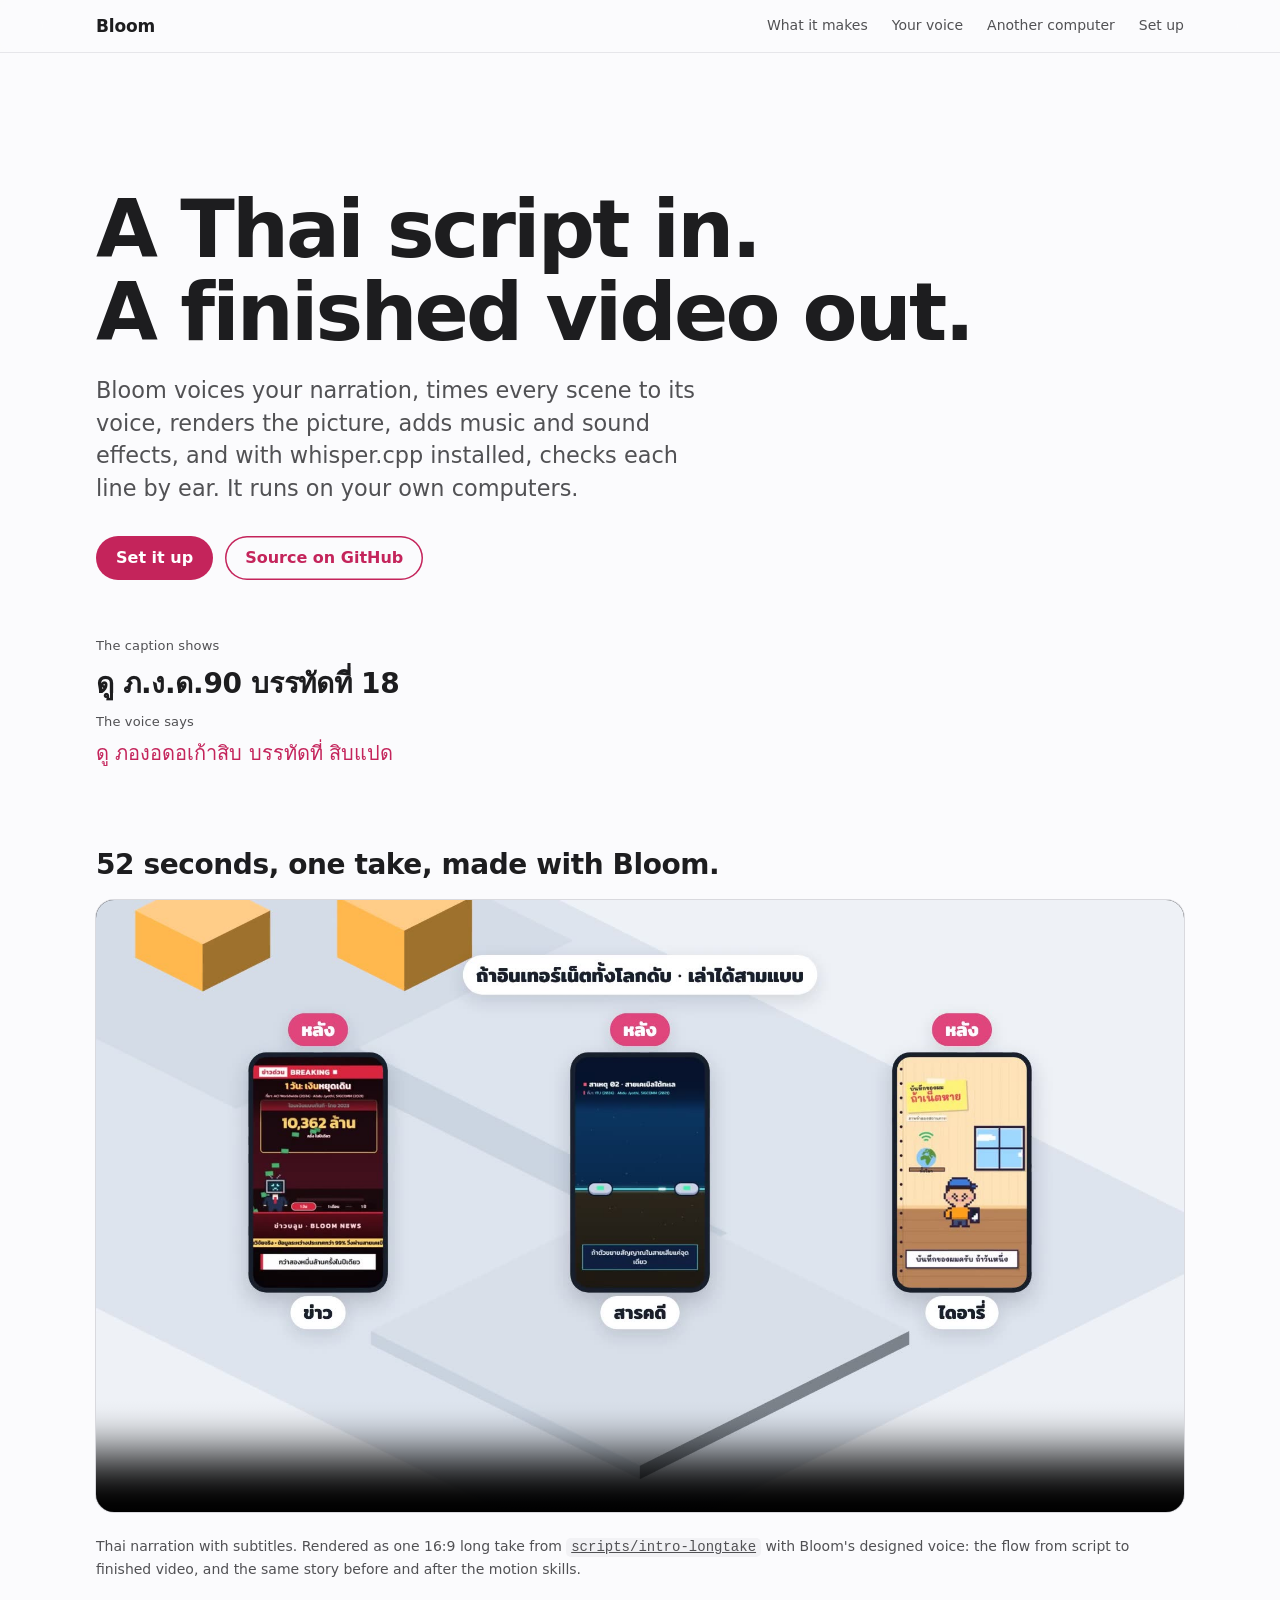
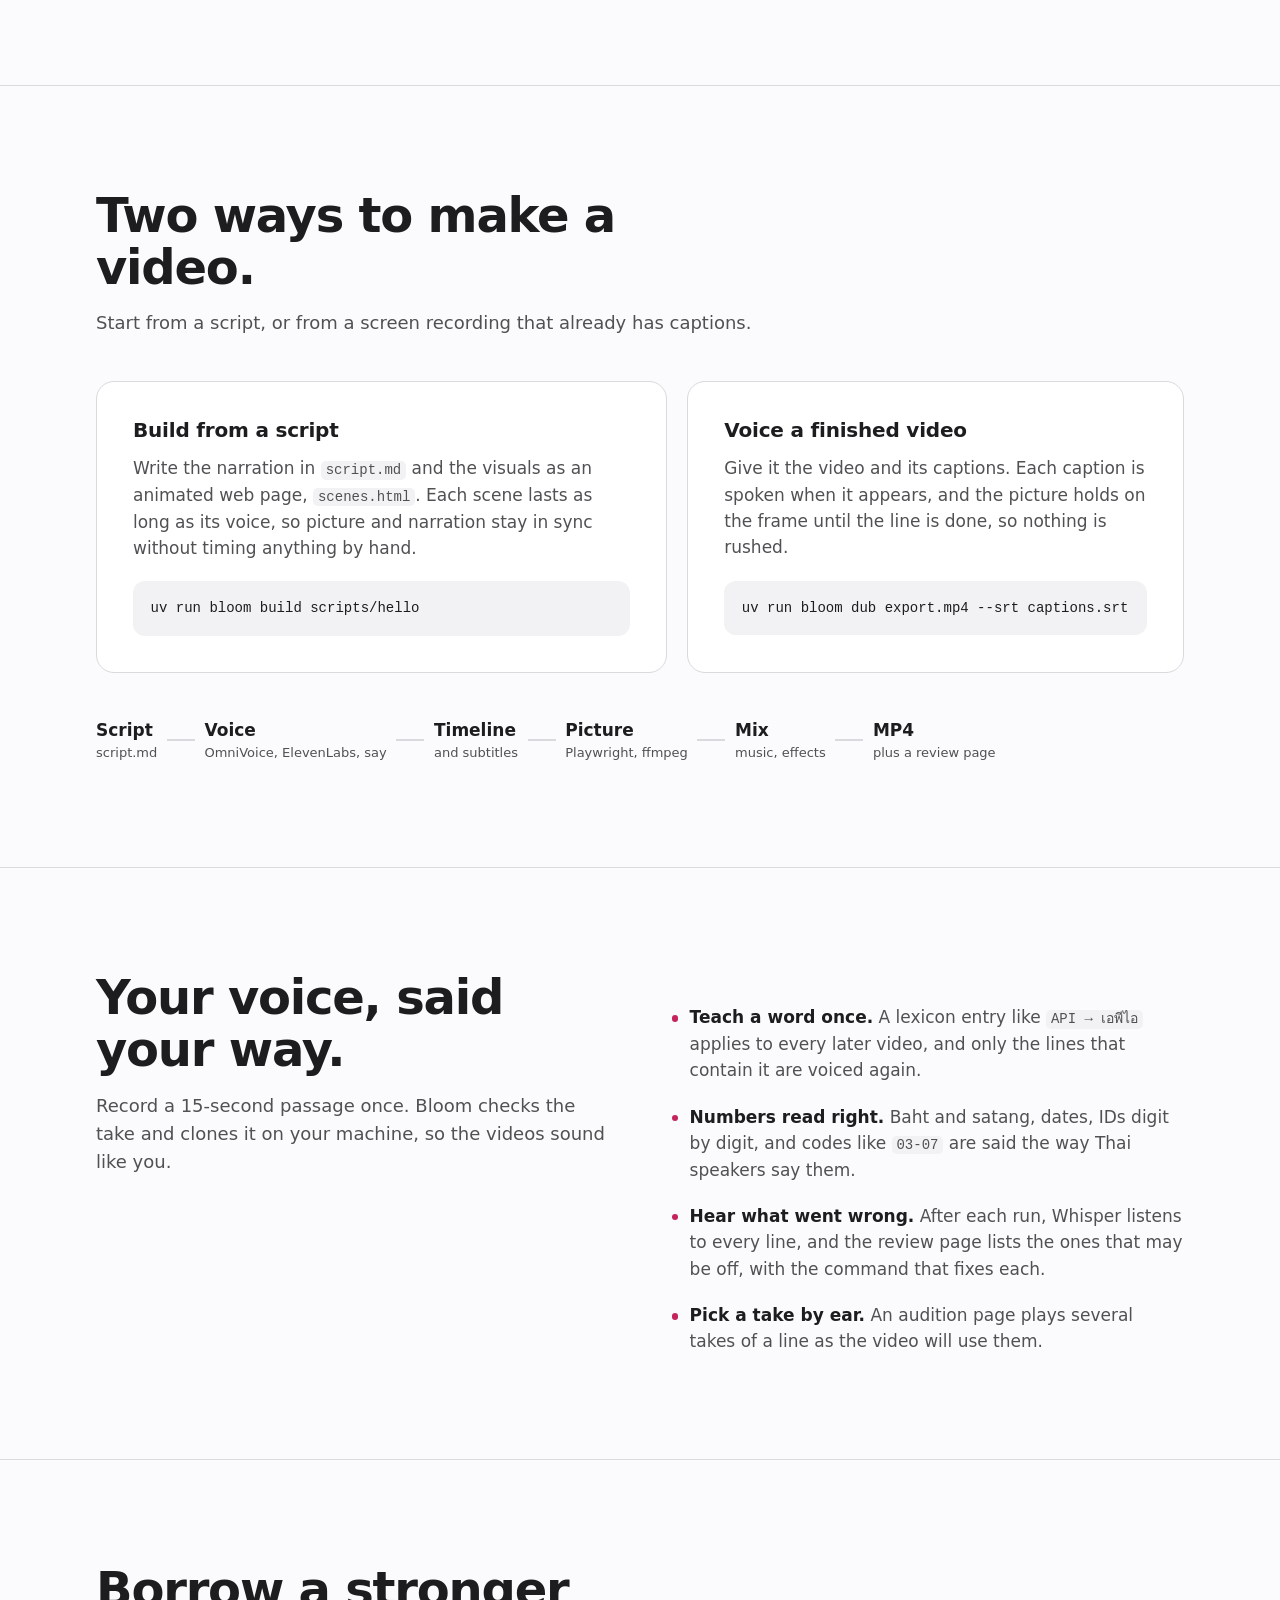
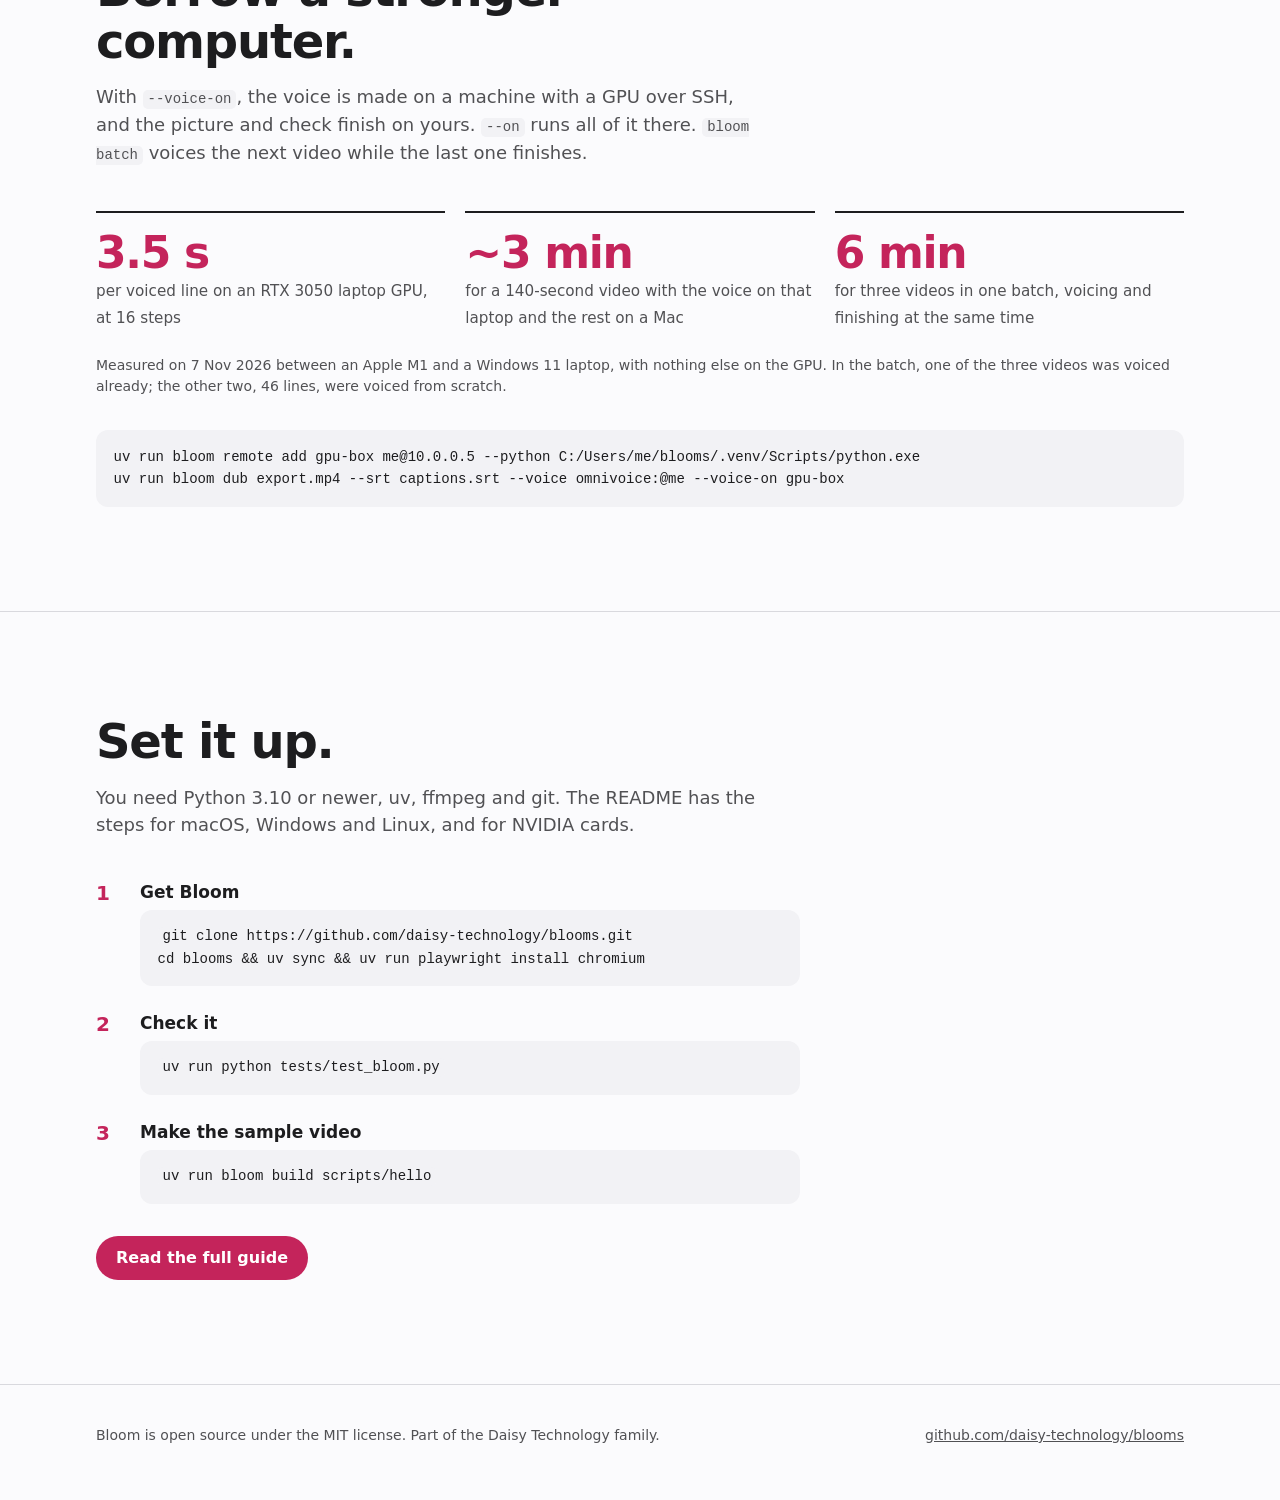
<file: docs/index.html>
<!doctype html>
<html lang="en">
<head>
<meta charset="utf-8">
<meta name="viewport" content="width=device-width, initial-scale=1">
<link rel="icon" href="media/bloom-icon.svg" type="image/svg+xml">
  <title>Bloom: Thai voiceover videos</title>
<meta name="description" content="Bloom turns a Thai voiceover script into a finished, animated video, and voices videos made elsewhere. Open source, MIT.">
<style>
  /* Design read: open-source tool page for Thai creators and developers, Apple-like calm product language.
     Dials ENERGY 2 / RHYTHM 2 / MOTION 1: press feedback only. One accent (rose), used for the actions and the
     measured numbers. Motif: the caption/voice pair, Bloom's own {shown|spoken} idea. */
  :root {
    --bg: #fbfbfd;
    --surface: #ffffff;
    --ink: #1d1d1f;
    --muted: #515154;
    --line: #d9d9de;
    --accent: #c4245b;
    --accent-ink: #ffffff;
    --code-bg: #f2f2f5;
    --nav: rgba(251, 251, 253, 0.72);
    --thai: "Thonburi", "Leelawadee UI", "Noto Sans Thai", "Sarabun", sans-serif;
  }
  @media (prefers-color-scheme: dark) {
    :root {
      --bg: #000000;
      --surface: #111113;
      --ink: #f5f5f7;
      --muted: #a1a1a6;
      --line: #2e2e33;
      --accent: #ff5c8a;
      --accent-ink: #1d0009;
      --code-bg: #17171a;
      --nav: rgba(0, 0, 0, 0.66);
    }
  }
  * { box-sizing: border-box; }
  html { scroll-behavior: smooth; scroll-padding-top: 4rem; }
  body {
    margin: 0;
    background: var(--bg);
    color: var(--ink);
    font: 1.0625rem/1.55 system-ui, -apple-system, "Segoe UI", var(--thai);
    -webkit-font-smoothing: antialiased;
  }
  [lang="th"] { font-family: system-ui, var(--thai); line-height: 1.7; }
  a { color: inherit; }
  :focus-visible { outline: 3px solid var(--accent); outline-offset: 3px; border-radius: 6px; }
  .skip { position: absolute; left: -999px; top: 0.5rem; background: var(--surface); padding: 0.5rem 1rem; border-radius: 8px; }
  .skip:focus { left: 1rem; z-index: 10; }
  .wrap { width: min(68rem, 100% - 2.5rem); margin-inline: auto; }

  /* translucent nav: content scrolls under it, a soft edge instead of a hard rule */
  nav {
    position: sticky; top: 0; z-index: 5;
    background: var(--nav);
    backdrop-filter: saturate(180%) blur(20px);
    -webkit-backdrop-filter: saturate(180%) blur(20px);
    box-shadow: 0 1px 0 color-mix(in srgb, var(--line) 60%, transparent);
  }
  nav .wrap { display: flex; align-items: center; gap: 1.5rem; height: 3.25rem; }
  .mark { font-weight: 650; letter-spacing: -0.01em; text-decoration: none; margin-right: auto; }
  nav a:not(.mark) { color: var(--muted); text-decoration: none; font-size: 0.875rem; }
  nav a:not(.mark):hover { color: var(--ink); }

  h1, h2, h3 { margin: 0; font-weight: 700; }
  h1 { font-size: clamp(2.6rem, 7vw, 5rem); line-height: 1.04; letter-spacing: -0.035em; }
  h2 { font-size: clamp(1.9rem, 4.2vw, 3rem); line-height: 1.08; letter-spacing: -0.025em; }
  h3 { font-size: 1.25rem; line-height: 1.25; letter-spacing: -0.01em; }
  p { margin: 0; }
  .lede { font-size: clamp(1.15rem, 2.2vw, 1.4rem); line-height: 1.45; color: var(--muted); max-width: 38rem; }

  .hero { padding: clamp(4rem, 12vw, 8.5rem) 0 clamp(3rem, 8vw, 5rem); }
  .hero .lede { margin-top: 1.25rem; }
  .actions { display: flex; flex-wrap: wrap; gap: 0.75rem; margin-top: 2rem; }
  .btn {
    display: inline-flex; align-items: center; min-height: 2.75rem; padding: 0 1.25rem;
    border-radius: 980px; font-size: 1rem; font-weight: 600; text-decoration: none;
    transition: transform 100ms ease-out, background-color 150ms ease;
  }
  .btn:active { transform: scale(0.97); }  /* feedback on press, not on release */
  .btn-primary { background: var(--accent); color: var(--accent-ink); }
  .btn-quiet { color: var(--accent); box-shadow: inset 0 0 0 1.5px var(--accent); }

  /* the motif: what the caption shows, over what the voice says */
  .pair { margin-top: 3.5rem; display: grid; gap: 0.25rem; max-width: 40rem; }
  .pair .shown { font-size: clamp(1.3rem, 3vw, 1.75rem); font-weight: 600; letter-spacing: -0.01em; }
  .pair .spoken { color: var(--accent); font-size: clamp(1.05rem, 2.2vw, 1.25rem); }
  .pair .label { font-size: 0.8125rem; color: var(--muted); letter-spacing: 0.01em; }

  section { padding: clamp(3.5rem, 9vw, 6.5rem) 0; }
  .film { padding-top: 0; }
  .film-title { font-size: clamp(1.4rem, 2.6vw, 1.75rem); letter-spacing: -0.015em; margin-bottom: 1.25rem; }
  .film video { display: block; width: 100%; height: auto; border-radius: 18px; background: #000; box-shadow: 0 0 0 1px var(--line); }
  section + section { border-top: 1px solid var(--line); }
  .head { max-width: 42rem; }
  .head p { margin-top: 1rem; color: var(--muted); font-size: 1.125rem; }

  .ways { display: grid; grid-template-columns: 1.15fr 1fr; gap: 1.25rem; margin-top: 2.75rem; }
  .ways > *, .split > *, .steps li > * { min-width: 0; }  /* a long command scrolls in its block, never widens the page */
  .way { background: var(--surface); border: 1px solid var(--line); border-radius: 18px; padding: clamp(1.5rem, 3vw, 2.25rem); }
  .way p { margin-top: 0.75rem; color: var(--muted); }
  .way pre { margin-top: 1.25rem; }

  pre, code { font-family: ui-monospace, "SF Mono", Menlo, Consolas, monospace; font-size: 0.875rem; }
  pre { margin: 0; background: var(--code-bg); border-radius: 12px; padding: 1rem 1.1rem; overflow-x: auto; line-height: 1.6; }
  p code, li code { background: var(--code-bg); padding: 0.1em 0.35em; border-radius: 5px; }

  .flow { list-style: none; margin: 2.75rem 0 0; padding: 0; display: flex; flex-wrap: wrap; gap: 0.5rem 0; }
  .flow li { display: flex; align-items: center; font-weight: 600; }
  .flow li + li::before { content: ""; width: 1.75rem; height: 1.5px; background: var(--line); margin: 0 0.6rem; }
  .flow small { display: block; font-weight: 400; color: var(--muted); font-size: 0.8125rem; }

  .split { display: grid; grid-template-columns: 1fr 1fr; gap: clamp(2rem, 5vw, 4rem); align-items: start; }
  .points { margin: 2rem 0 0; padding: 0; list-style: none; display: grid; gap: 1.25rem; }
  .points li { padding-left: 1.1rem; position: relative; color: var(--muted); }
  .points li strong { color: var(--ink); }
  .points li::before { content: ""; position: absolute; left: 0; top: 0.65em; width: 0.4rem; height: 0.4rem; border-radius: 50%; background: var(--accent); }

  .numbers { display: grid; grid-template-columns: repeat(3, 1fr); gap: 1.25rem; margin-top: 2.75rem; }
  .numbers div { border-top: 2px solid var(--ink); padding-top: 1rem; }
  .numbers b { display: block; font-size: clamp(2rem, 4.5vw, 2.75rem); letter-spacing: -0.03em; line-height: 1.1; color: var(--accent); }
  .numbers span { color: var(--muted); font-size: 0.95rem; }
  .note { margin-top: 1.5rem; font-size: 0.875rem; color: var(--muted); }

  .steps { counter-reset: s; list-style: none; margin: 2.5rem 0 0; padding: 0; display: grid; gap: 1.5rem; max-width: 44rem; }
  .steps li { counter-increment: s; display: grid; grid-template-columns: 2rem 1fr; gap: 0.25rem 0.75rem; }
  .steps li::before { content: counter(s); grid-row: span 2; font-weight: 700; color: var(--accent); font-size: 1.25rem; line-height: 1.4; }
  .steps p { color: var(--muted); }

  footer { padding: 2.5rem 0 3.5rem; color: var(--muted); font-size: 0.875rem; border-top: 1px solid var(--line); }
  footer .wrap { display: flex; flex-wrap: wrap; gap: 0.5rem 1.5rem; justify-content: space-between; }

  @media (max-width: 760px) {
    nav a.opt { display: none; }
    .ways, .split { grid-template-columns: 1fr; }
    .numbers { grid-template-columns: 1fr; }
    .flow { display: grid; grid-template-columns: 1fr 1fr; gap: 1rem; }  /* wrapped rows would start on a connector */
    .flow li { align-items: flex-start; }
    .flow li + li::before { content: none; }
  }
  @media (prefers-reduced-motion: reduce) {
    html { scroll-behavior: auto; }
    .btn, .btn:active { transition: none; transform: none; }
  }
  @media (prefers-reduced-transparency: reduce) {
    nav { background: var(--bg); backdrop-filter: none; -webkit-backdrop-filter: none; }
  }
  @media (prefers-contrast: more) {
    :root { --muted: var(--ink); --line: var(--ink); }
  }
</style>
</head>
<body>
<a class="skip" href="#main">Skip to content</a>
<nav aria-label="Main">
  <div class="wrap">
    <a class="mark" href="#top">Bloom</a>
    <a class="opt" href="#ways">What it makes</a>
    <a class="opt" href="#voice">Your voice</a>
    <a class="opt" href="#gpu">Another computer</a>
    <a href="#setup">Set up</a>
  </div>
</nav>

<main id="main">
  <header class="hero" id="top">
    <div class="wrap">
      <h1>A Thai script in.<br>A finished video out.</h1>
      <p class="lede">Bloom voices your narration, times every scene to its voice, renders the picture, adds music and sound effects, and with whisper.cpp installed, checks each line by ear. It runs on your own computers.</p>
      <div class="actions">
        <a class="btn btn-primary" href="#setup">Set it up</a>
        <a class="btn btn-quiet" href="https://github.com/daisy-technology/blooms">Source on GitHub</a>
      </div>
      <div class="pair" aria-label="Example: what the caption shows and what the voice says">
        <span class="label">The caption shows</span>
        <span class="shown" lang="th">ดู ภ.ง.ด.90 บรรทัดที่ 18</span>
        <span class="label">The voice says</span>
        <span class="spoken" lang="th">ดู ภองอดอเก้าสิบ บรรทัดที่ สิบแปด</span>
      </div>
    </div>
  </header>

  <section id="intro" class="film" aria-labelledby="intro-title">
    <div class="wrap">
      <h2 id="intro-title" class="film-title">52 seconds, one take, made with Bloom.</h2>
      <video controls playsinline preload="metadata" poster="media/bloom-intro.jpg" width="1920" height="1080">
        <source src="media/bloom-intro.mp4" type="video/mp4">
        <a href="media/bloom-intro.mp4">Download the intro (MP4, 4.4 MB)</a>
      </video>
      <p class="note">Thai narration with subtitles. Rendered as one 16:9 long take from <a href="https://github.com/daisy-technology/blooms/tree/main/scripts/intro-longtake"><code>scripts/intro-longtake</code></a> with Bloom's designed voice: the flow from script to finished video, and the same story before and after the motion skills.</p>
    </div>
  </section>

  <section id="ways">
    <div class="wrap">
      <div class="head">
        <h2>Two ways to make a video.</h2>
        <p>Start from a script, or from a screen recording that already has captions.</p>
      </div>
      <div class="ways">
        <article class="way">
          <h3>Build from a script</h3>
          <p>Write the narration in <code>script.md</code> and the visuals as an animated web page, <code>scenes.html</code>. Each scene lasts as long as its voice, so picture and narration stay in sync without timing anything by hand.</p>
          <pre><code>uv run bloom build scripts/hello</code></pre>
        </article>
        <article class="way">
          <h3>Voice a finished video</h3>
          <p>Give it the video and its captions. Each caption is spoken when it appears, and the picture holds on the frame until the line is done, so nothing is rushed.</p>
          <pre><code>uv run bloom dub export.mp4 --srt captions.srt</code></pre>
        </article>
      </div>
      <ol class="flow" aria-label="What happens in a build">
        <li><span>Script<small>script.md</small></span></li>
        <li><span>Voice<small>OmniVoice, ElevenLabs, say</small></span></li>
        <li><span>Timeline<small>and subtitles</small></span></li>
        <li><span>Picture<small>Playwright, ffmpeg</small></span></li>
        <li><span>Mix<small>music, effects</small></span></li>
        <li><span>MP4<small>plus a review page</small></span></li>
      </ol>
    </div>
  </section>

  <section id="voice">
    <div class="wrap split">
      <div class="head">
        <h2>Your voice, said your way.</h2>
        <p>Record a 15-second passage once. Bloom checks the take and clones it on your machine, so the videos sound like you.</p>
      </div>
      <ul class="points">
        <li><strong>Teach a word once.</strong> A lexicon entry like <code>API → เอพีไอ</code> applies to every later video, and only the lines that contain it are voiced again.</li>
        <li><strong>Numbers read right.</strong> Baht and satang, dates, IDs digit by digit, and codes like <code>03-07</code> are said the way Thai speakers say them.</li>
        <li><strong>Hear what went wrong.</strong> After each run, Whisper listens to every line, and the review page lists the ones that may be off, with the command that fixes each.</li>
        <li><strong>Pick a take by ear.</strong> An audition page plays several takes of a line as the video will use them.</li>
      </ul>
    </div>
  </section>

  <section id="gpu">
    <div class="wrap">
      <div class="head">
        <h2>Borrow a stronger computer.</h2>
        <p>With <code>--voice-on</code>, the voice is made on a machine with a GPU over SSH, and the picture and check finish on yours. <code>--on</code> runs all of it there. <code>bloom batch</code> voices the next video while the last one finishes.</p>
      </div>
      <div class="numbers">
        <div><b>3.5 s</b><span>per voiced line on an RTX 3050 laptop GPU, at 16 steps</span></div>
        <div><b>~3 min</b><span>for a 140-second video with the voice on that laptop and the rest on a Mac</span></div>
        <div><b>6 min</b><span>for three videos in one batch, voicing and finishing at the same time</span></div>
      </div>
      <p class="note">Measured on 7 Nov 2026 between an Apple M1 and a Windows 11 laptop, with nothing else on the GPU. In the batch, one of the three videos was voiced already; the other two, 46 lines, were voiced from scratch.</p>
      <pre style="margin-top:2rem"><code>uv run bloom remote add gpu-box me@10.0.0.5 --python C:/Users/me/blooms/.venv/Scripts/python.exe
uv run bloom dub export.mp4 --srt captions.srt --voice omnivoice:@me --voice-on gpu-box</code></pre>
    </div>
  </section>

  <section id="setup">
    <div class="wrap">
      <div class="head">
        <h2>Set it up.</h2>
        <p>You need Python 3.10 or newer, uv, ffmpeg and git. The README has the steps for macOS, Windows and Linux, and for NVIDIA cards.</p>
      </div>
      <ol class="steps">
        <li><strong>Get Bloom</strong><pre><code>git clone https://github.com/daisy-technology/blooms.git
cd blooms && uv sync && uv run playwright install chromium</code></pre></li>
        <li><strong>Check it</strong><pre><code>uv run python tests/test_bloom.py</code></pre></li>
        <li><strong>Make the sample video</strong><pre><code>uv run bloom build scripts/hello</code></pre></li>
      </ol>
      <div class="actions">
        <a class="btn btn-primary" href="https://github.com/daisy-technology/blooms#set-up">Read the full guide</a>
      </div>
    </div>
  </section>
</main>

<footer>
  <div class="wrap">
    <span>Bloom is open source under the MIT license. Part of the Daisy Technology family.</span>
    <a href="https://github.com/daisy-technology/blooms">github.com/daisy-technology/blooms</a>
  </div>
</footer>
</body>
</html>
</file>
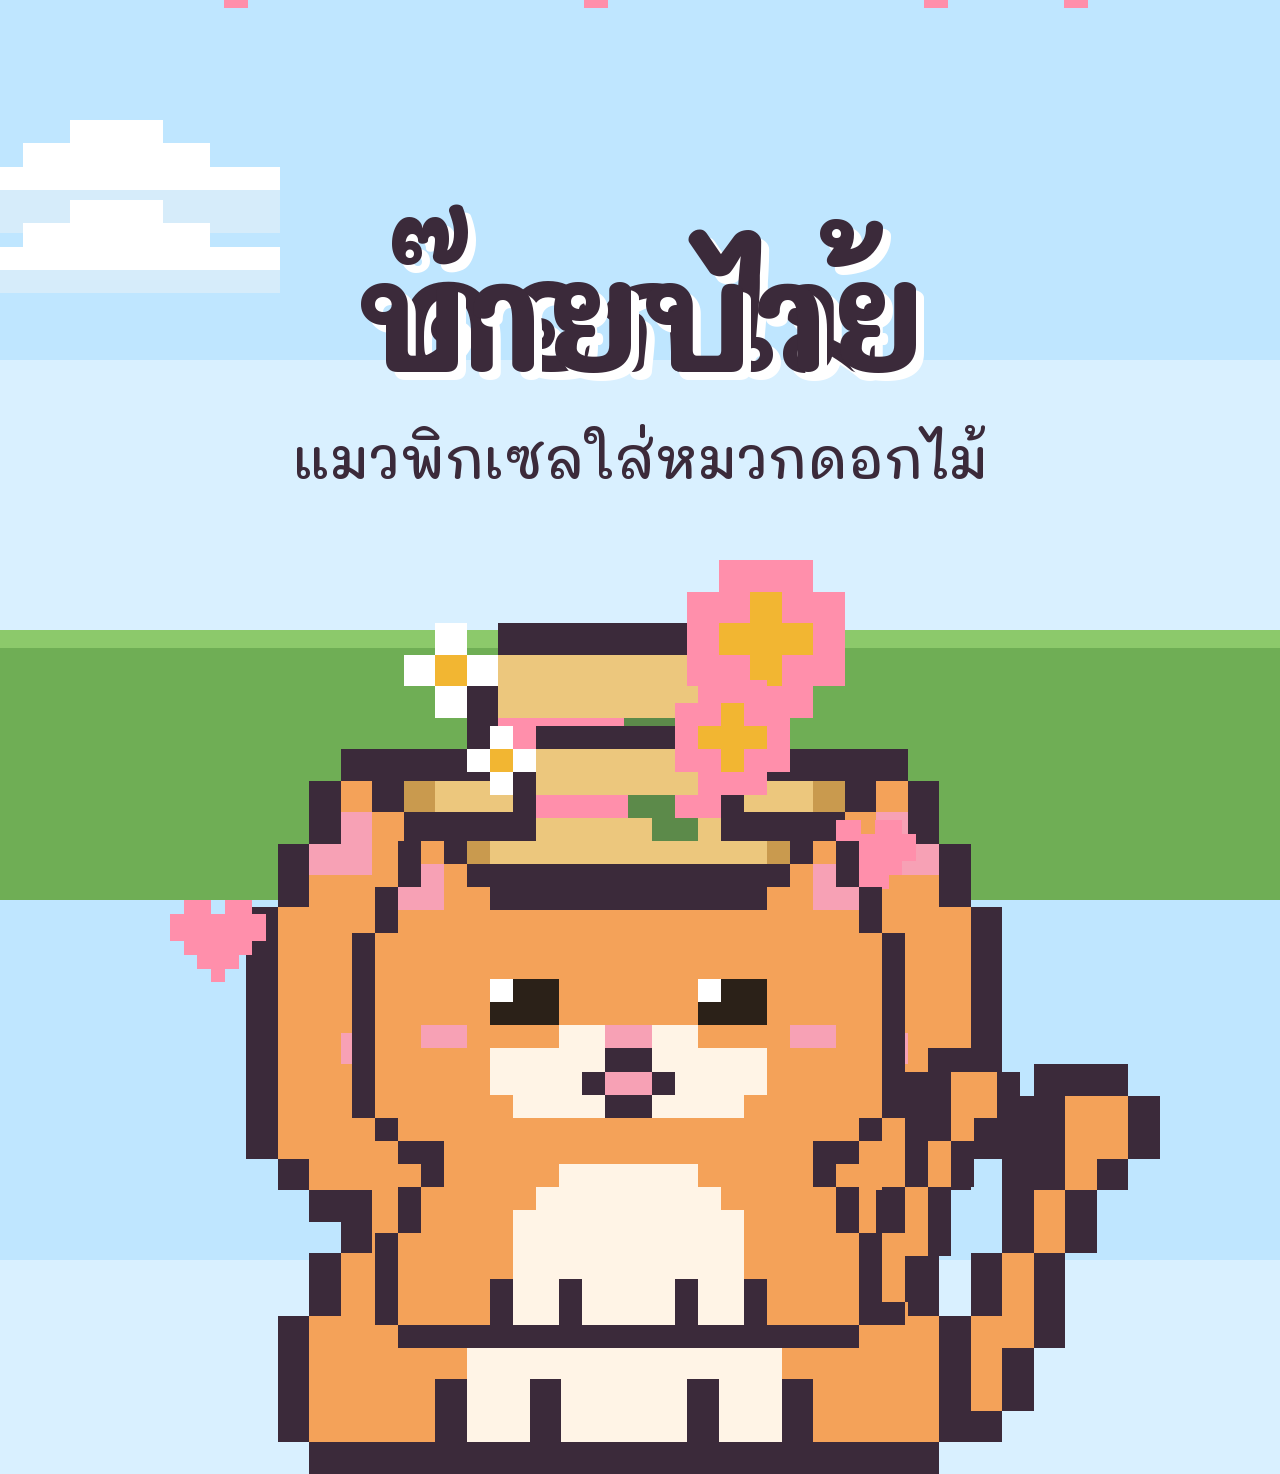
<file: scripts/flower-cat/scenes.html>
<!doctype html>
<html lang="th">
<head>
<meta charset="utf-8">
<style>
  /* Mali ships with the project (fonts/, OFL) so the render never falls back to another face. */
  @font-face { font-family: "Mali"; font-weight: 500; src: url(fonts/Mali-Medium.ttf); }
  @font-face { font-family: "Mali"; font-weight: 700; src: url(fonts/Mali-Bold.ttf); }

  :root { --ink: #3b2a3a; --sky: #bfe6ff; --sky2: #d9f0ff; --grass: #8cc96b; --grass2: #6fae55; --pink: #ff8fab; }
  html, body { margin: 0; width: 100%; height: 100%; overflow: hidden; color: var(--ink);
               font-family: "Mali", sans-serif; font-weight: 700;
               background: linear-gradient(var(--sky) 0 40%, var(--sky2) 40% 70%, var(--grass) 70% 72%, var(--grass2) 72%); }
  section { position: absolute; inset: 0; }
  svg { display: block; shape-rendering: crispEdges; overflow: visible; }

  h1 { position: absolute; top: 230px; left: 0; right: 0; margin: 0; text-align: center;
       font-size: 150px; line-height: 1.1; text-shadow: 8px 8px 0 #fff;
       animation: drop .6s steps(4) both .2s; }
  .tag { position: absolute; top: 420px; left: 0; right: 0; text-align: center; font-size: 56px; font-weight: 500;
         animation: drop .6s steps(4) both .5s; }

  /* the cat: an entry wrapper (carries the move and its sounds) around the looping sprite */
  .stage { position: absolute; left: 50%; width: 760px; margin-left: -380px; top: 680px;
           animation: pop .5s steps(5) both; transform-origin: 50% 100%; }
  .hat-close .stage { width: 1040px; margin-left: -520px; top: 560px; }
  .bob   { animation: bob 1s steps(1) infinite; }
  .daisy { animation: sway 1.4s steps(1) infinite; }
  .shut  { animation: blink 3.2s steps(1) infinite 1.1s; opacity: 0; }
  .talk  { animation: talk .32s steps(1) infinite; }
  .tailA { animation: wag .7s steps(1) infinite; }
  .tailB { animation: wag2 .7s steps(1) infinite; }

  .cloud { position: absolute; width: 280px; animation: drift 24s steps(48) infinite; }
  .petal { position: absolute; top: -40px; width: 24px; height: 24px; background: var(--pink);
           box-shadow: 24px 24px 0 var(--pink); animation: fall 6s steps(30) infinite; }
  .heart { position: absolute; width: 96px; animation: rise 2.4s steps(12) infinite; }

  #caption { position: absolute; left: 70px; right: 70px; bottom: 170px; padding: 30px 40px;
             background: #fff; border: 10px solid var(--ink); box-shadow: 12px 12px 0 #3b2a3a40;
             text-align: center; font-size: 58px; line-height: 1.45; }
  #caption:empty { display: none }

  @keyframes pop   { from { transform: scale(0) } }
  @keyframes drop  { from { opacity: 0; transform: translateY(-80px) } }
  @keyframes bob   { 50% { transform: translateY(-1px) } }       /* px here = one sprite pixel */
  @keyframes sway  { 50% { transform: translate(1px, -1px) } }
  @keyframes blink { 0% { opacity: 0 } 94% { opacity: 1 } }
  @keyframes talk  { 0% { opacity: 1 } 50% { opacity: 0 } }
  @keyframes wag   { 0% { opacity: 1 } 50% { opacity: 0 } }
  @keyframes wag2  { 0% { opacity: 0 } 50% { opacity: 1 } }
  @keyframes drift { from { transform: translateX(-320px) } to { transform: translateX(1400px) } }
  @keyframes fall  { to { transform: translate(-120px, 2000px) } }
  @keyframes rise  { from { opacity: 1; transform: translateY(0) } to { opacity: 0; transform: translateY(-360px) } }

  /* ---- Bloom impact kit: paste into the page's <style>, after the .stage rule so it wins. ----
     Every move LANDS at --at: seconds from the scene start (default .6s), set inline: style="--at: 1.2s".
     It may use the scene's length: style="--at: calc(var(--scene-dur) - 1.4s)".
     Pair each landing with its sound on the same element: data-sfx="hit@end" (slam, stamp),
     "zip@.18 thud@.86" (jump), "riser sparkle@end" (charge). Only the element's FIRST animation
     times its sounds, which is why each move lists its landing animation first.
     Seek-safe: no timers, no randomness; the renderer sets every frame's time. */

  /* slam: falls in stretched, squashes flat on contact, springs back. On the character's .stage. */
  .slam { animation: slam-fall .38s cubic-bezier(.55, 0, 1, .45) calc(var(--at, .6s) - .38s) both,
                     squash-settle .55s linear var(--at, .6s) forwards; transform-origin: 50% 100%; }
  @keyframes slam-fall { from { transform: translateY(-1500px) scale(.82, 1.3) } to { transform: translateY(0) scale(1.28, .7) } }
  @keyframes squash-settle {
    0%   { transform: scale(1.28, .7);  animation-timing-function: cubic-bezier(.2, .8, .4, 1) }
    30%  { transform: scale(.88, 1.14); animation-timing-function: ease-in-out }
    55%  { transform: scale(1.06, .95); animation-timing-function: ease-in-out }
    78%  { transform: scale(.98, 1.02) }
    100% { transform: none }
  }

  /* jump: crouch (anticipation), stretch on take-off, hang, stretch on the fall, squash on landing.
     Lands at --at; takes off .3s into the move. Sound: data-sfx="zip@.18 thud@.86" with --at = start + .86s. */
  .jump { animation: jump 1s linear calc(var(--at, 1s) - .86s) both; transform-origin: 50% 100%; }
  @keyframes jump {
    0%   { transform: none;                                 animation-timing-function: ease-out }
    18%  { transform: scale(1.2, .8);                       animation-timing-function: cubic-bezier(.3, 0, .2, 1) }
    30%  { transform: translateY(-200px) scale(.84, 1.22);  animation-timing-function: cubic-bezier(.2, .6, .4, 1) }
    52%  { transform: translateY(-330px) scale(1, 1);       animation-timing-function: cubic-bezier(.6, 0, .9, .5) }
    86%  { transform: translateY(0) scale(.88, 1.16);       animation-timing-function: ease-out }
    92%  { transform: scale(1.22, .78);                     animation-timing-function: ease-in-out }
    100% { transform: none }
  }

  /* charge: shivers and gathers for --len (default .8s), then releases big at --at.
     Sound: data-sfx="riser sparkle@end" (the riser spans the charge and stops on the release). */
  .charge { animation: charge var(--len, .8s) linear calc(var(--at, .9s) - var(--len, .8s)) both,
                       release .45s ease-out var(--at, .9s) forwards; transform-origin: 50% 100%; }
  @keyframes charge {
    0%   { transform: none }
    25%  { transform: translateX(-4px) scale(.97, 1.03) }
    50%  { transform: translateX(5px) scale(.95, 1.05) }
    75%  { transform: translateX(-6px) scale(.93, 1.07) }
    100% { transform: translateX(0) scale(.92, 1.08) }
  }
  @keyframes release { 0% { transform: scale(1.16, .88) } 35% { transform: scale(.95, 1.05) } 65% { transform: scale(1.03, .98) } 100% { transform: none } }

  /* stamp: a headline comes down big and lands at --at with a small overshoot. Sound: data-sfx="hit@end" or "pop@end". */
  .stamp { animation: stamp-in .28s cubic-bezier(.6, 0, 1, .6) calc(var(--at, .6s) - .28s) both,
                      stamp-settle .4s ease-out var(--at, .6s) forwards; }
  @keyframes stamp-in { from { opacity: 0; transform: scale(2.8) rotate(-8deg) } to { opacity: 1; transform: scale(.9) rotate(0) } }
  @keyframes stamp-settle { 0% { transform: scale(.9) } 45% { transform: scale(1.06) } 100% { transform: none } }

  /* shake: the camera takes the hit, decaying in under half a second. On the <section> (captions sit outside it and stay still). */
  .shake { animation: shake .42s linear var(--at, .6s) both; }
  @keyframes shake {
    0% { transform: none } 8% { transform: translate(-26px, 16px) } 20% { transform: translate(22px, -18px) }
    34% { transform: translate(-16px, 10px) } 48% { transform: translate(12px, -8px) } 64% { transform: translate(-6px, 5px) }
    80% { transform: translate(3px, -2px) } 100% { transform: none }
  }

  /* flash: two or three white frames on the hit. <i class="flash" style="--at: 1s"></i>, last in the section. */
  .flash { position: absolute; inset: 0; background: #fff; opacity: 0; pointer-events: none;
           animation: flash .2s steps(3) var(--at, .6s) forwards; }
  @keyframes flash { from { opacity: .6 } to { opacity: 0 } }

  /* burst: pixel debris flying out of the impact point. <div class="burst" style="--at: 1s; --x: 540px; --y: 1500px; --c: #ff8fab"
     data-n="10" data-r="260"></div>; the page script fills it (see fillBursts in the template). */
  .burst { position: absolute; left: var(--x, 50%); top: var(--y, 50%); width: 0; height: 0; }
  .burst i { position: absolute; left: -16px; top: -16px; width: 32px; height: 32px; background: var(--c, #fff); opacity: 0;
             animation: burst .6s cubic-bezier(.15, .8, .3, 1) var(--at, .6s) forwards; }
  @keyframes burst { 0% { opacity: 1; translate: 0 0; scale: 1 } 60% { opacity: 1 } 100% { opacity: 0; translate: var(--dx) var(--dy); scale: .4 } }

  /* The mouth follows the voice: Bloom sets html[data-mouth] on every frame (0 shut, 1 half, 2 open).
     Without it (peek.py, a plain browser) .talk keeps looping. Draw a .talk-half layer for the in-between. */
  html[data-mouth] .talk { animation: none; opacity: 0 }
  .talk-half { opacity: 0 }
  html[data-mouth="2"] .talk, html[data-mouth="1"] .talk-half { opacity: 1 }

  /* Breathing with the words: the sprite swells a few percent on loud syllables (--voice, 0..1). */
  .voice-pulse { transform-origin: 50% 100%; transform: scale(calc(1 + var(--voice, 0) * .03), calc(1 + var(--voice, 0) * .05)); }

  /* Faces: data-face="wow joy" on the .stage lets those face layers show, each in its own window:
     --wow-at / --wow-end, --joy-at / --joy-end (seconds from the scene start; default the whole scene).
     Draw each face as overlay layers with class "face face-joy" etc., painted after the eyes and mouth. */
  .face { display: none }
  [data-face~="joy"] .face-joy, [data-face~="wow"] .face-wow, [data-face~="sad"] .face-sad { display: inline; opacity: 0 }
  [data-face~="joy"] .face-joy { animation: face-on 1ms linear var(--joy-at, 0s) forwards, face-off 1ms linear var(--joy-end, 999s) forwards }
  [data-face~="wow"] .face-wow { animation: face-on 1ms linear var(--wow-at, 0s) forwards, face-off 1ms linear var(--wow-end, 999s) forwards }
  [data-face~="sad"] .face-sad { animation: face-on 1ms linear var(--sad-at, 0s) forwards, face-off 1ms linear var(--sad-end, 999s) forwards }
  @keyframes face-on { to { opacity: 1 } }
  @keyframes face-off { from, to { opacity: 0 } }
</style>
</head>
<body>
  <!-- The big moves sit in the gaps of the voice (it starts .35 s into each scene): the slam lands
       before her first word, the title lands on "ดอกไม้", the hat's reveal on the phrase break,
       the jump after her laugh, the closing sting on the last card. -->
  <section data-scene="hello" class="shake" style="--at: .3s">
    <svg class="cloud" style="top:140px" data-sprite="cloud"></svg>
    <h1 class="stamp" style="--at: 1.7s">ดอกไม้</h1>
    <div class="tag" style="animation-delay: 2s">แมวพิกเซลใส่หมวกดอกไม้</div>
    <div class="burst" style="--at: .3s; --x: 540px; --y: 1330px; --c: var(--pink)" data-n="10" data-r="420" data-up></div>
    <div class="burst" style="--at: .3s; --x: 540px; --y: 1330px; --c: #f2b632" data-n="8" data-r="280" data-up></div>
    <div class="stage slam" style="--at: .3s; --joy-at: .3s; --joy-end: 1.5s" data-face="joy" data-sfx="hit@end">
      <svg class="voice-pulse" data-sprite="cat" data-character="cat"></svg></div>
  </section>

  <section data-scene="hat" class="hat-close">
    <svg class="cloud" style="top:120px; animation-delay:-9s" data-sprite="cloud"></svg>
    <i class="petal" style="left:200px"></i>
    <i class="petal" style="left:560px; animation-delay:-2s"></i>
    <i class="petal" style="left:900px; animation-delay:-4s"></i>
    <i class="petal" style="left:1040px; animation-delay:-1s"></i>
    <div class="burst" style="--at: 1.05s; --x: 560px; --y: 640px; --c: #f2b632" data-n="12" data-r="460"></div>
    <div class="stage charge" style="--len: .75s; --at: 1.05s; --wow-at: .3s; --wow-end: 1.05s; --joy-at: 1.05s; --joy-end: 2.6s"
         data-face="wow joy" data-sfx="riser sparkle@end">
      <svg class="voice-pulse" data-sprite="cat" data-character="cat"></svg></div>
    <i class="flash" style="--at: 1.05s"></i>
  </section>

  <section data-scene="bye">
    <svg class="cloud" style="top:200px; animation-delay:-16s" data-sprite="cloud"></svg>
    <svg class="heart" style="left:170px; top:900px" data-sprite="heart"></svg>
    <svg class="heart" style="left:820px; top:820px; animation-delay:-1.2s" data-sprite="heart"></svg>
    <h1 class="stamp" style="--at: calc(var(--scene-dur) - 1.1s)" data-sfx="sting@end">บ๊ายบาย</h1>
    <div class="burst" style="--at: 4.4s; --x: 540px; --y: 1330px; --c: var(--pink)" data-n="10" data-r="400" data-up></div>
    <div class="stage jump" style="--at: 4.4s; --joy-at: 3.6s" data-face="joy" data-sfx="zip@.18 thud@.86">
      <svg class="voice-pulse" data-sprite="cat" data-character="cat"></svg></div>
  </section>

  <div id="caption"></div>

<script>
// One character per sprite pixel; "." is transparent.
const C = { K: "#3b2a3a", O: "#f4a259", W: "#fff4e6", P: "#f7a1b5", E: "#2b2118", H: "#ffffff",
            S: "#ecc77d", s: "#c99a4e", B: "#ff8fab", R: "#ff8fab", Y: "#f2b632", G: "#5c8a4a",
            w: "#ffffff", c: "#ffffff", d: "#d6ecfa" };

const CAT = [
  "...K................K...",
  "..KOK..............KOK..",
  "..KPOK............KOPK..",
  ".KPPOOKKKKKKKKKKKKOOPPK.",
  ".KOOOOOOOOOOOOOOOOOOOOK.",
  "KOOOOOOOOOOOOOOOOOOOOOOK",
  "KOOOOOOOOOOOOOOOOOOOOOOK",
  "KOOOOOHEEOOOOOOHEEOOOOOK",
  "KOOOOOEEEOOOOOOEEEOOOOOK",
  "KOOPPOOOOWWPPWWOOOOPPOOK",
  "KOOOOOWWWWWKKWWWWWOOOOOK",
  "KOOOOOWWWWKWWKWWWWOOOOOK",
  "KOOOOOOWWWWWWWWWWOOOOOOK",
  ".KOOOOOOOOOOOOOOOOOOOOK.",
  "..KKOOOOOOOOOOOOOOOOKK..",
  "...KOOOOOWWWWWWOOOOOK...",
  "..KOOOOOWWWWWWWWOOOOOK..",
  "..KOOOOWWWWWWWWWWOOOOK..",
  ".KOOOOOWWWWWWWWWWOOOOOK.",
  ".KOOOOOWWWWWWWWWWOOOOOK.",
  ".KOOOOKWWKWWWWKWWKOOOOK.",
  ".KOOOOKWWKWWWWKWWKOOOOK.",
  "..KKKKKKKKKKKKKKKKKKKK..",
];
const SHUT = ["OOO......OOO", "EEE......EEE"];            // over the eyes at (10, 13)
const JOY  = ["OEO......OEO", "EOE......EOE"];            // happy ^ ^ eyes, same place
const MOUTH = ["KPPK", ".KK."];                           // open, over the mouth at (14, 17)
const HALF  = ["KPPK"];                                   // half open, same place
const WOW   = ["WKKW", "KPPK", "OKKO"];                   // a surprised "o", same place
// Beside the body, below the head; the base tucks behind the hip at (26, 24..27).
const TAIL_A = ["...KK.", "..KOOK", "..KOOK", "..KOK.", "..KOK.", "..KOK.", ".KOK..", ".KOK..", "KOOK..", "KOK...", "OOK...", "KK...."];
const TAIL_B = ["....KK", "...KOOK", "...KOOK", "...KOK.", "..KOK..", "..KOK..", ".KOK...", ".KOK...", "KOOK...", "KOK....", "OOK....", "KK....."];
const HAT = [
  "....KKKKKKKK....",
  "...KSSSSSSSSK...",
  "...KSSSSSSSSK...",
  "...KBBBBBBBBK...",
  "KKKKSSSSSSSSKKKK",
  "KsSSSSSSSSSSSSsK",
  ".KKKKKKKKKKKKKK.",
];
const DAISY = [".RRR.", "RRYRR", "RYYYR", "RRYRR", ".RRR."];
const SMALL = [".w.", "wYw", ".w."];
const LEAF = ["GG.", ".GG"];
const CLOUD = ["...cccc.....", ".cccccccc...", "cccccccccccc", "dddddddddddd"];
const HEART = [".BB.BB.", "BBBBBBB", "BBBBBBB", ".BBBBB.", "..BBB..", "...B..."];

// Rows -> <rect>s, merging runs of one colour.
function px(map, x0 = 0, y0 = 0, cls = "") {
  let out = "";
  map.forEach((row, y) => {
    for (let x = 0; x < row.length;) {
      let n = 1;
      while (row[x + n] === row[x]) n++;
      if (row[x] !== ".") out += `<rect x="${x0 + x}" y="${y0 + y}" width="${n}" height="1" fill="${C[row[x]]}"/>`;
      x += n;
    }
  });
  return `<g class="${cls}">${out}</g>`;
}

// Faces paint over the eyes and mouth; the mouth layers follow the voice (impact kit, "The mouth follows the voice").
const cat = `<g class="bob">
    ${px(TAIL_A, 26, 16, "tailA")}${px(TAIL_B, 26, 16, "tailB")}
    ${px(CAT, 4, 6)}
    ${px(SHUT, 10, 13, "shut")}
    ${px(JOY, 10, 13, "face face-joy")}
    ${px(HALF, 14, 17, "talk-half")}
    ${px(MOUTH, 14, 17, "talk")}
    ${px(WOW, 14, 17, "face face-wow")}
    <g>
    ${px(HAT, 8, 2)}${px(LEAF, 16, 5)}${px(SMALL, 9, 2)}
    <g class="daisy">${px(DAISY, 18, 0)}</g>
    </g>
  </g>`;

// Pixel debris for each .burst: evenly around a circle (data-up: the upper half, dust off the ground),
// every third piece shorter. No randomness:
// the renderer seeks each frame, so the same page must draw the same thing every time.
function fillBursts() {
  document.querySelectorAll(".burst").forEach(b => {
    const n = +b.dataset.n || 10, r = +b.dataset.r || 260;
    b.innerHTML = Array.from({ length: n }, (_, k) => {
      const arc = "up" in b.dataset ? Math.PI : 2 * Math.PI, a0 = "up" in b.dataset ? Math.PI : 0;
      const a = a0 + ((k + 0.5) / n) * arc + (k % 2) * 0.15, d = r * (k % 3 ? 1 : 0.65);
      return `<i style="--dx:${Math.round(Math.cos(a) * d)}px; --dy:${Math.round(Math.sin(a) * d * 0.8)}px"></i>`;
    }).join("");
  });
}

document.fonts.forEach(f => f.load());
const sprites = { cat: [cat, "0 0 33 29"], cloud: [px(CLOUD), "0 0 12 4"], heart: [px(HEART), "0 0 7 6"] };
document.querySelectorAll("[data-sprite]").forEach(svg => {
  const [body, box] = sprites[svg.dataset.sprite];
  svg.setAttribute("viewBox", box);
  svg.innerHTML = body;
});
fillBursts();
</script>
</body>
</html>
</file>
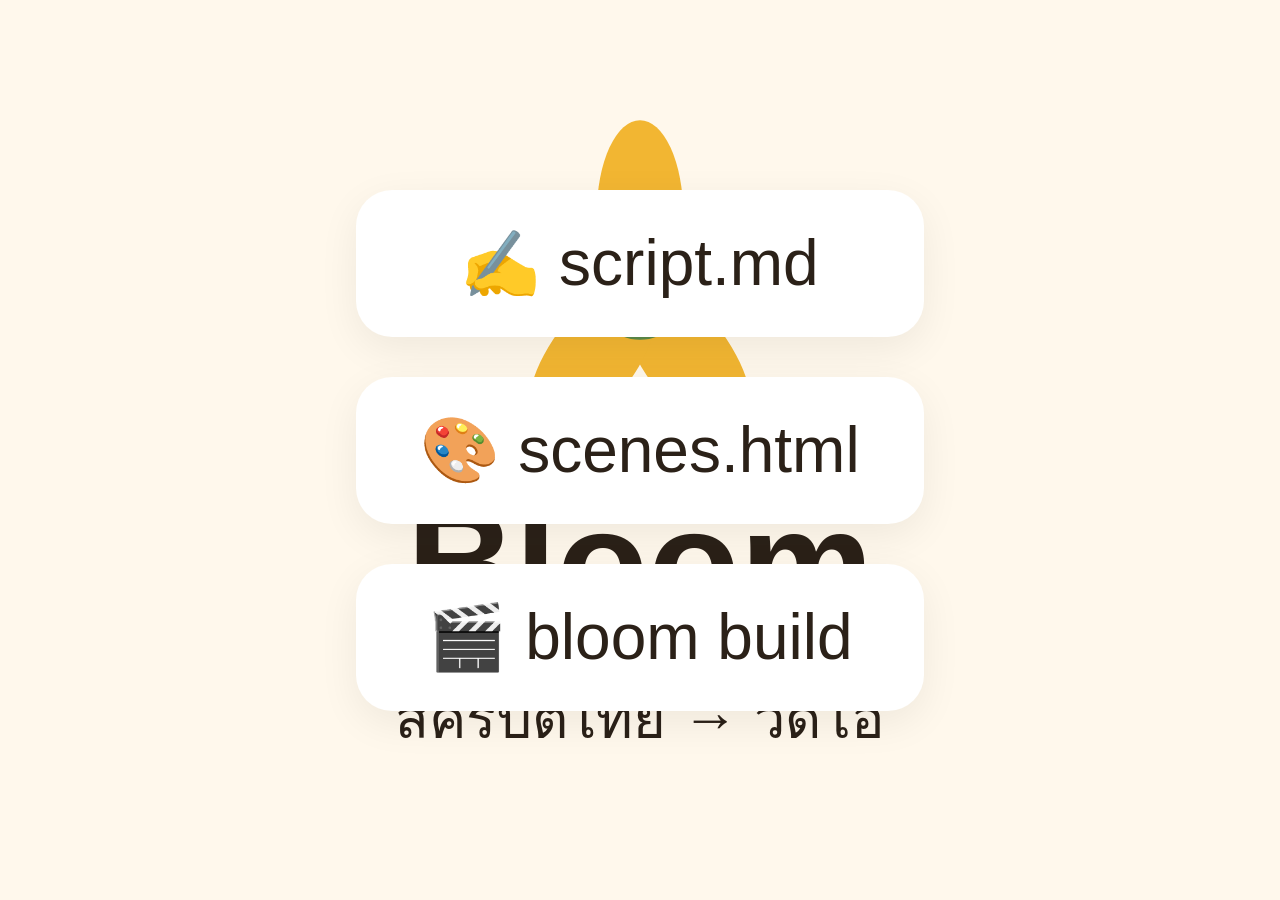
<file: scripts/hello/scenes.html>
<!doctype html>
<html lang="th">
<head>
<meta charset="utf-8">
<style>
  :root { --bg: #fff8ec; --ink: #2b2118; --petal: #f2b632; --leaf: #5c8a4a; }
  html, body { margin: 0; width: 100%; height: 100%; background: var(--bg); color: var(--ink);
               font-family: "Noto Sans Thai", "Thonburi", sans-serif; overflow: hidden; }
  section { position: absolute; inset: 0; display: grid; place-items: center; text-align: center; }
  h1 { font-size: 150px; margin: 0; animation: rise .8s cubic-bezier(.2,.8,.2,1) both .2s; }
  p  { font-size: 56px; margin: 24px 80px; animation: rise .8s cubic-bezier(.2,.8,.2,1) both .6s; }
  .flower { width: 360px; height: 360px; animation: bloom 1.4s cubic-bezier(.2,.9,.3,1.2) both; }
  .steps { display: grid; gap: 40px; }
  .step { font-size: 64px; padding: 36px 64px; border-radius: 36px; background: #fff;
          box-shadow: 0 12px 40px #0001; animation: rise .7s cubic-bezier(.2,.8,.2,1) both; }
  .step:nth-child(2) { animation-delay: 1.2s } .step:nth-child(3) { animation-delay: 2.4s }
  #caption { position: absolute; left: 60px; right: 60px; bottom: 220px; text-align: center;
             font-size: 52px; line-height: 1.4; font-weight: 600; }
  #caption:empty { display: none }
  @keyframes rise  { from { opacity: 0; transform: translateY(60px) } }
  @keyframes bloom { from { opacity: 0; transform: scale(.2) rotate(-90deg) } }
</style>
</head>
<body>
  <section data-scene="intro">
    <div>
      <svg class="flower" data-sfx="chime" viewBox="-50 -50 100 100">
        <g fill="var(--petal)">
          <ellipse rx="12" ry="26" cy="-22"/><ellipse rx="12" ry="26" cy="-22" transform="rotate(72)"/>
          <ellipse rx="12" ry="26" cy="-22" transform="rotate(144)"/><ellipse rx="12" ry="26" cy="-22" transform="rotate(216)"/>
          <ellipse rx="12" ry="26" cy="-22" transform="rotate(288)"/>
        </g>
        <circle r="13" fill="var(--leaf)"/>
      </svg>
      <h1>Bloom</h1>
      <p>สคริปต์ไทย → วิดีโอ</p>
    </div>
  </section>
  <section data-scene="flow">
    <div class="steps">
      <div class="step" data-sfx="pop">✍️ script.md</div>
      <div class="step" data-sfx="pop">🎨 scenes.html</div>
      <div class="step" data-sfx="pop">🎬 bloom build</div>
    </div>
  </section>
  <div id="caption"></div>
</body>
</html>
</file>
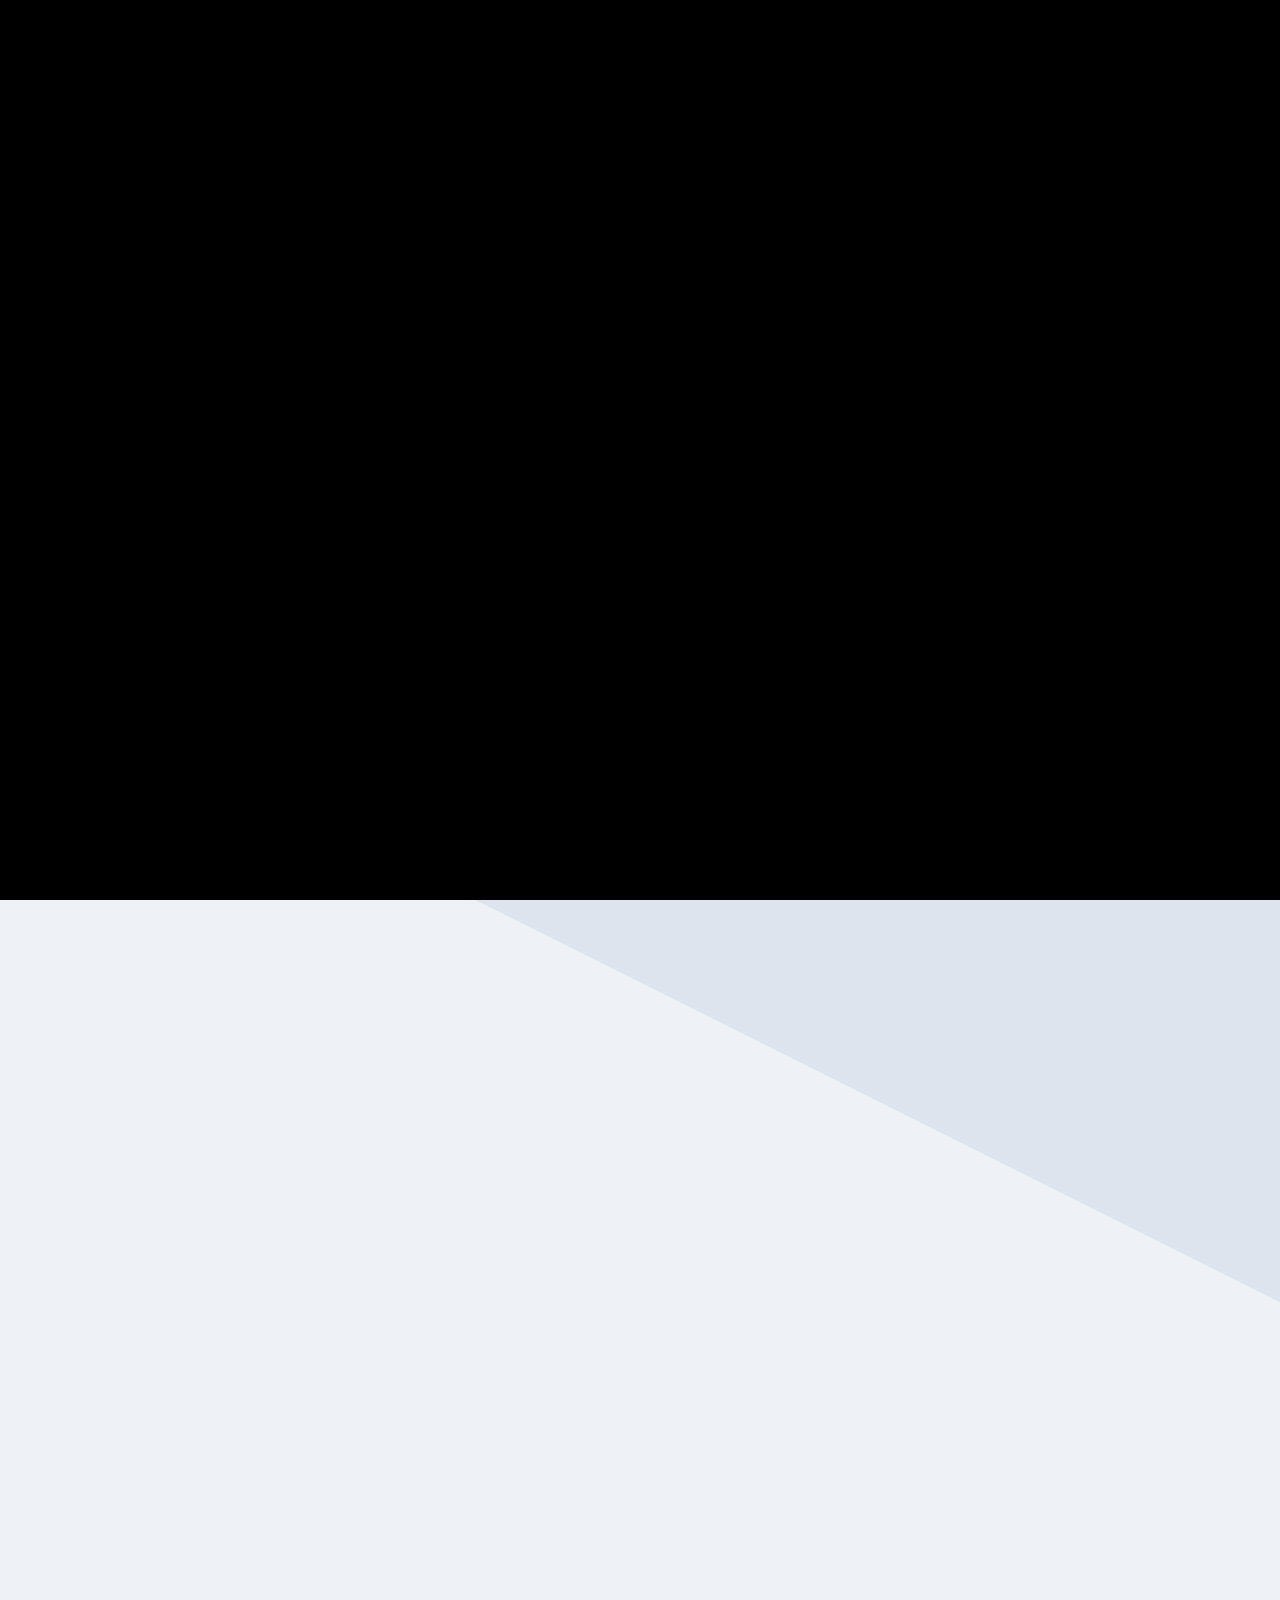
<file: scripts/intro-longtake/scenes.html>
<!doctype html>
<html lang="th">
<head>
<meta charset="utf-8">
<title>Bloom intro, long take</title>
<style>
  /* ---- Bloom's intro as one long take (1920x1080). One isometric world outside the sections stays on
     screen the whole video; the camera travels one road, station by station: script.md → voice → scenes →
     sound → MP4, then the skills plaza and the before/after stage. Each station builds on its words
     (data-after) and stays built; the end pulls out over all of it.
     Motion language: clean / informative, unit .4 s, no overshoot.
     World-clock motion (typing, counters, waveforms, sprite-sheet phones) is drawn in the bloomSeek at the
     bottom from (scene, t) and the scene lengths in DUR there. */
  :root {
    --bg: #eef2f7; --ink: #17202c; --soft: #5b6676; --accent: #e0457b;
    --c1: #5b8def; --c2: #2ec4a6; --c3: #ffb84d; --floor: #dde4ee; --road: #cbd5e2;
    --u: .4s; --stagger: 60ms;
  }
  @font-face { font-family: Mitr; src: url(fonts/Mitr-Regular.ttf); font-weight: 400; }
  @font-face { font-family: Mitr; src: url(fonts/Mitr-SemiBold.ttf); font-weight: 600; }
  html, body { margin: 0; width: 1920px; height: 1080px; overflow: hidden; background: var(--bg);
               font-family: Mitr, system-ui, sans-serif; color: var(--ink); }
  section { position: absolute; inset: 0; z-index: 10; }

  /* the world: bigger than the frame; z-index 0 keeps all of it under the sections */
  .world { position: absolute; left: 0; top: 0; z-index: 0; width: 5300px; height: 2800px; }

  /* ---- panels: flat UI cards standing on the station blocks (data-pin), read straight on */
  .panel { width: 460px; height: 300px; box-sizing: border-box; background: #fff; border-radius: 18px;
           box-shadow: 0 18px 40px #17202c24; overflow: hidden; font-size: 24px; line-height: 1.4; }
  .panel.tall { width: 520px; height: 440px; }
  .bar { height: 46px; display: flex; align-items: center; gap: 8px; padding: 0 16px; background: #f2f5f9;
         font-weight: 600; color: var(--soft); }
  .bar i { width: 12px; height: 12px; border-radius: 50%; background: #d3dae4; }
  .bar b { margin-left: 6px; font-weight: 600; color: color-mix(in oklch, var(--accent) calc(var(--p, 0) * 100%), var(--soft)); }
  .bar .pill { margin-left: auto; }
  .body { padding: 14px 20px; }
  .pill { display: inline-block; padding: 2px 14px; border-radius: 999px; background: #eef2f7; font-weight: 600; font-size: 24px; }
  .pill.on { background: var(--accent); color: #fff; }
  .grow-in { opacity: min(1, calc(var(--p, 1) * 3)); scale: calc(.7 + .3 * var(--p, 1)); }  /* a chip arriving inside a panel */

  /* script.md: lines type as they are said; the untyped rest is held as a ghost so nothing reflows */
  .code { padding: 12px 22px; font-size: 26px; line-height: 1.45; }
  .ln { min-height: 1.45em; }
  .ln.h { display: table; padding: 0 10px; margin-left: -10px; border-radius: 8px; font-weight: 600; color: var(--soft);
          background: color-mix(in oklch, var(--accent) calc(var(--p, 0) * 16%), transparent);
          color: color-mix(in oklch, var(--accent) calc(var(--p, 0) * 100%), var(--soft)); }
  .ghost { visibility: hidden; }  /* holds the line's layout, never drawn */
  .typing .t::after { content: ""; display: inline-block; width: 3px; height: 1.05em; margin-left: 2px;
                      vertical-align: -.15em; background: var(--accent); }

  /* voice: a waveform that follows the narrator's loudness (--voice, set by Bloom every frame) */
  .wave { display: flex; align-items: center; gap: 5px; height: 92px; }
  .wave i { flex: 1; height: 84px; border-radius: 4px; background: var(--c2);
            scale: 1 calc(.06 + var(--p, 0) * var(--h, .3) * (.3 + .7 * var(--voice, .45))); }
  .row { display: flex; align-items: center; gap: 12px; margin-top: 12px; }
  .dot { width: 18px; height: 18px; border-radius: 50%; background: var(--accent); flex: none; }
  .track { flex: 1; height: 12px; border-radius: 6px; background: #e6ebf2; overflow: hidden; }
  .track > i { display: block; height: 100%; width: calc(var(--r, 0) * 100%); background: var(--accent); }
  .num { font-weight: 600; font-variant-numeric: tabular-nums; min-width: 64px; text-align: right; }

  /* scenes: a page that moves, and the frames it renders to */
  .view { position: relative; height: 138px; background: #f6f8fb; border-bottom: 1px solid #e6ebf2; overflow: hidden; }
  .view .hop { position: absolute; left: 40px; bottom: 26px; width: 44px; height: 44px; border-radius: 10px; background: var(--accent);
               animation: hop 1.6s cubic-bezier(.65, 0, .35, 1) infinite alternate; }
  @keyframes hop { 0% { translate: 0 0 } 50% { translate: 160px -62px } 100% { translate: 320px 0 } }
  .view .sun { position: absolute; right: 44px; top: 20px; width: 34px; height: 34px; border-radius: 50%; background: var(--c3); }
  .view .ground { position: absolute; left: 0; right: 0; bottom: 0; height: 26px; background: #dfe6f0; }
  .view .fc { position: absolute; left: 14px; top: 10px; }
  .film { display: flex; gap: 8px; padding: 12px 20px 0; }
  .film > div { position: relative; width: 62px; height: 40px; border-radius: 6px; background: #f6f8fb; border: 2px solid #dfe6f0; }
  .film > div::after { content: ""; position: absolute; bottom: 6px; left: var(--x); width: 12px; height: 12px; border-radius: 3px; background: var(--accent); }
  .sync { position: relative; padding: 8px 20px 0; }
  .sync .wave { height: 34px; gap: 3px; }
  .sync .wave i { height: 30px; background: var(--c1); scale: 1 var(--h0); }
  .head-line { position: absolute; top: -66px; bottom: 0; left: calc(20px + var(--r, 0) * 420px); width: 3px; background: var(--ink); }

  /* sound: music by mood, effects on the motion, loudness to the target */
  .lane { display: grid; grid-template-columns: 150px 1fr; align-items: center; gap: 10px; height: 72px; }
  .lane > span { color: var(--soft); }
  .roll { position: relative; height: 54px; clip-path: inset(0 calc((1 - var(--r, 0)) * 100%) 0 0); }
  .roll i { position: absolute; height: 9px; border-radius: 5px; background: var(--c1); }
  .moods { display: flex; gap: 8px; }
  .moods .pill { font-size: 22px; padding: 0 12px; }
  .moods .b { background: color-mix(in oklch, var(--c3) calc(var(--p, 0) * 100%), #eef2f7); }
  .fx { position: relative; height: 54px; }
  .fx .m { position: absolute; bottom: 4px; height: 16px; border-radius: 8px; background: #dfe6f0; }
  .fx .d { position: absolute; bottom: 24px; width: 18px; height: 18px; margin-left: -9px; rotate: 45deg; background: var(--accent);
           opacity: min(1, calc(var(--p, 0) * 4)); translate: 0 calc((1 - var(--p, 0)) * -26px); }
  .meter { position: relative; height: 18px; border-radius: 9px; background: #e6ebf2; }
  .meter > i { position: absolute; left: 0; top: 0; bottom: 0; width: calc(var(--r, 0) * 78%); border-radius: 9px; background: var(--c2); }
  .meter > b { position: absolute; left: 78%; top: -8px; bottom: -8px; width: 3px; background: var(--ink); }
  .lufs { display: flex; justify-content: space-between; align-items: center; }

  /* mp4: the finished file, with its subtitles burned in */
  .screen { position: relative; margin: 14px 16px; height: 222px; border-radius: 12px; background: #1d2736; overflow: hidden; }
  .screen .mini { position: absolute; left: 50%; top: 18px; translate: -50% 0; }
  .screen .sub { position: absolute; left: 50%; bottom: 26px; translate: -50% 0; white-space: nowrap; padding: 2px 14px; border-radius: 8px;
                 background: #000a; color: #fff; clip-path: inset(0 calc((1 - var(--p, 0)) * 100%) 0 0); }
  .screen .mute { position: absolute; right: 12px; top: 10px; }
  .screen .prog { position: absolute; left: 0; right: 0; bottom: 0; height: 6px; background: #ffffff22; }
  .screen .prog i { display: block; height: 100%; width: calc(var(--r, 0) * 100%); background: var(--accent); }

  /* labels pinned in the world */
  .tag { font-size: 32px; font-weight: 600; background: #fff; padding: 8px 22px; border-radius: 999px; box-shadow: 0 10px 30px #17202c22;
         white-space: nowrap; }
  .tag.acc { background: var(--accent); color: #fff; }
  .skill { display: flex; flex-direction: column; align-items: center; padding: 10px 24px; border-radius: 20px; line-height: 1.3; }
  .skill b { font-size: 32px; }
  .skill small { font-size: 26px; font-weight: 400; color: var(--soft); }

  /* things travelling the road between stations: one per cut, the camera follows it */
  .packet { width: 58px; height: 58px; border-radius: 14px; background: #fff; box-shadow: 0 8px 20px #17202c30;
            display: grid; place-items: center;
            transform: translate(calc(var(--r, 0) * 314px), calc(var(--r, 0) * 157px));
            opacity: calc(min(1, var(--r, 0) * 12) * (1 - var(--q, 0))); }

  /* phones playing the bench videos: 216x384 frames from an 8x5 sprite sheet (40 frames, 10 fps) */
  .phone { width: 216px; height: 384px; padding: 8px; border-radius: 30px; background: #17202c; box-shadow: 0 16px 36px #17202c33; }
  .phone .scr { width: 216px; height: 384px; border-radius: 22px; background-size: 800% 500%; background-repeat: no-repeat; }
  .gallery { display: flex; gap: 56px; align-items: flex-start; }
  .pair { display: flex; gap: 16px; }
  .side { display: flex; flex-direction: column; align-items: center; gap: 10px; width: 232px; }
  .side .tag { font-size: 30px; padding: 4px 22px; }
  .slide { transform: translateX(calc(var(--p, 0) * -124px)); }
  .names { height: 54px; }
  .name { font-size: 32px; }

  /* what is read in screen space, inside the title-safe area */
  .head { position: absolute; left: 120px; top: 84px; }
  .head h1 { margin: 0; font-size: 96px; line-height: 1.15; font-weight: 600; }
  .head p { margin: 6px 0 0; font-size: 34px; color: var(--soft); }
  .ask { position: absolute; right: 110px; top: 110px; padding: 18px 44px 30px; border-radius: 28px; text-align: center;
         animation: m-fade .3s ease-out var(--at) both;
         background: color-mix(in oklch, var(--bg) 94%, transparent); box-shadow: 0 20px 60px #17202c24; }
  .ask h1 { margin: 0; font-size: 68px; line-height: 1.3; font-weight: 600; white-space: nowrap; }
  .ask p { margin: 30px 0 0; font-size: 30px; color: var(--soft); }
  #caption { position: absolute; left: 240px; right: 240px; bottom: 80px; z-index: 50; text-align: center;
             font-size: 44px; line-height: 1.35; text-shadow: 0 0 12px var(--bg), 0 0 4px var(--bg); }
  #caption:empty { display: none; }

  /* ---- Bloom motion kit: paste into the page's <style> after impact.css and props.css (if used).
   Every move starts at --at (seconds from the scene start, default .3s) and staggers on --i, which
   motion.js sets for [data-split] and [data-stagger]. Each class sets `animation`, so ONE moving class
   per element: to combine (an entrance and an exit, a cut and a slam), nest elements, a wrapper per move.
   Nested moves add up, and these use translate / scale / rotate, which also add to a `transform`.
   Seek-safe: keyframes only; the renderer sets every frame's time.

   Set the motion language once, on :root, and use the tokens everywhere (bloom-motion, section 1). */
/* --len (a move's length) belongs to the element that sets it: a wrapper's long push must not slow its
   children's moves. Not inherited, no initial value, so each class's own default applies. */
@property --len { syntax: '*'; inherits: false; }

:root {
  --e-out: cubic-bezier(.16, 1, .3, 1);     /* arrivals: fast then settle (expo out) */
  --e-in: cubic-bezier(.7, 0, .84, 0);      /* departures: leave accelerating */
  --e-move: cubic-bezier(.65, 0, .35, 1);   /* a thing or the camera going from A to B */
  --e-pop: cubic-bezier(.34, 1.56, .64, 1); /* one overshoot: playful only, never on numbers */
  --u: .4s;                                 /* the base unit: durations are multiples of it */
  --stagger: 70ms;                          /* words 40-70 ms, lines 60-100, chars 20-40 */
}

/* ---- text. Thai stacks marks above (่ ้ ๊ ั ี) and below (ุ ู) the line: the mask gets room on both
   sides, and the line starts far enough down that its tone marks are hidden too. */
.rise { display: block; overflow: hidden; padding: .35em 0 .25em; margin: -.35em 0 -.25em; }  /* one line per .rise */
.rise > * { display: block; animation: m-rise calc(var(--u) * 1.5) var(--e-out) calc(var(--at, .3s) + var(--i, 0) * 90ms) both; }
@keyframes m-rise { from { translate: 0 165% } }

.words .w, .chars .c { display: inline-block; white-space: pre;
  animation: m-word calc(var(--u) * 1.25) var(--e-out) calc(var(--at, .3s) + var(--i, 0) * var(--stagger)) both; }
@keyframes m-word { from { opacity: 0; translate: 0 .45em } }
.words.pop .w { animation: m-wpop .26s var(--e-pop) calc(var(--at, .3s) + var(--i, 0) * var(--stagger)) both; }
@keyframes m-wpop { from { opacity: 0; translate: 0 .18em; scale: .7 } }

.wipe { animation: m-wipe calc(var(--u) * 1.5) var(--e-out) var(--at, .3s) both; }
@keyframes m-wipe { from { clip-path: inset(-.3em 100% -.3em 0) } to { clip-path: inset(-.3em 0 -.3em 0) } }

.blurin { animation: m-blur calc(var(--u) * 1.75) var(--e-out) var(--at, .3s) both; }  /* costly: one per frame */
@keyframes m-blur { from { opacity: 0; filter: blur(12px) } }

/* a word that lands: give it its own colour and a small scale, on the beat the voice says it */
.hit-word { display: inline-block; animation: m-hitw .3s var(--e-out) var(--at, 1s) both; }
@keyframes m-hitw { 0% { color: inherit; scale: 1 } 40% { scale: 1.12 } 100% { color: var(--accent, #ffd166); scale: 1 } }

/* ---- lines that draw. Put pathLength="1" on each <path>, so every path takes the same dash numbers. */
.draw, .draw path, .draw line, .draw polyline, .draw circle { stroke-dasharray: 1; stroke-dashoffset: 1;
  animation: m-draw var(--len, .9s) var(--e-move) calc(var(--at, .3s) + var(--i, 0) * .12s) both; }
.draw.hand, .draw.hand * { animation-timing-function: linear; }  /* a steady hand: eased long strokes lurch */
@keyframes m-draw { to { stroke-dashoffset: 0 } }
.fill-after { animation: m-fade var(--u) ease-out calc(var(--at, .3s) + var(--len, .9s)) both; }  /* outline first, then the fill */
@keyframes m-fade { from { opacity: 0 } }

.flow { stroke-dasharray: var(--dash, 8 8); animation: m-flow .6s linear infinite; }  /* data moving along a line */
@keyframes m-flow { to { stroke-dashoffset: calc(var(--period, 16) * -1) } }  /* a path with pathLength="1": --dash: .02 .02; --period: .04 */

/* something travelling a path: style="--path: path('M0 0 C 300 -200 600 -200 900 0')". The path is in the
   element's containing block, and the element's own centre rides it: give it position: absolute and a size */
.along { offset-path: var(--path); offset-rotate: var(--turn, 0deg); offset-distance: 0%;
  animation: m-along var(--len, 1.4s) var(--e-move) var(--at, .3s) both; }
.along.turns { --turn: auto; }
@keyframes m-along { to { offset-distance: 100% } }

/* ---- the camera on one element (a world, a stage). For several moves in a scene use motion.js data-cam. */
.push-in { transform-origin: var(--fx, 50%) var(--fy, 45%); animation: m-push var(--len, 1.6s) var(--e-move) var(--at, 0s) both; }
@keyframes m-push { to { scale: var(--k, 1.12) } }
.pull-out { transform-origin: var(--fx, 50%) var(--fy, 45%); animation: m-pull var(--len, 1.8s) var(--e-move) var(--at, 0s) both; }
@keyframes m-pull { from { scale: var(--k, 1.15) } }
.drift { animation: m-drift calc(var(--scene-dur, 8s) + 1s) linear both; }  /* a slow pan across the whole scene */
@keyframes m-drift { from { translate: calc(var(--dx, 40px) * -1) 0 } to { translate: var(--dx, 40px) 0 } }

/* ---- cuts. The way in on the scene's wrapper, the way out on a wrapper inside it:
   <section data-scene="x"><div class="in-whip"><div class="out-push" style="--fx: 50%; --fy: 30%">…
   A hard cut needs none of them; pick one family for the video and one accent for the turn (bloom-motion, section 4). */
.in-whip  { animation: m-whip-in .28s var(--e-out) both; }
.out-whip { animation: m-whip-out .28s var(--e-in) calc(var(--scene-dur) - .28s) both; }
@keyframes m-whip-in  { from { translate: 100% 0; filter: blur(14px) } }
@keyframes m-whip-out { to   { translate: -100% 0; filter: blur(14px) } }
.in-push  { animation: m-push-in .4s var(--e-out) both; }             /* we fly into the new scene */
.out-push { transform-origin: var(--fx, 50%) var(--fy, 45%); animation: m-push-out .35s var(--e-in) calc(var(--scene-dur) - .35s) both; }
@keyframes m-push-in  { from { scale: 1.25; opacity: 0 } }
@keyframes m-push-out { to   { scale: 2.4; opacity: 0 } }             /* into the screen, the window, the eye */
.in-dip  { animation: m-fade .35s ease-out both; }                     /* time passing: a chapter break */
.out-dip { animation: m-dip .35s ease-in calc(var(--scene-dur) - .35s) both; }
@keyframes m-dip { to { opacity: 0 } }

/* ---- texture: hand-drawn boil, re-drawn every 4 frames (every frame reads as noise) */
.boil { animation: m-boil .4s steps(1) infinite; }
@keyframes m-boil { 0% { translate: 0 0; rotate: 0deg } 33% { translate: .6px -.5px; rotate: .25deg } 66% { translate: -.5px .4px; rotate: -.2deg } }

/* ---- endings: every video ends on a hook (bloom-story-structure, "End on a hook"; bloom-motion section 3).
   Full-frame layers, last inside the final scene's section. Time them with --at (and --len for a fade).
   .end-cut   black at once on the reveal: data-sfx="hit cut" (or "sting cut"); the music stops dead with it
   .end-fade  black over --len: data-sfx="fade"; the music fades over the same span
   .tease     the next part glimpsed but never resolved: it rises as a dark, soft silhouette and stays one
              (set it against light: a glow, a lit doorway, a bright sky, or it disappears into a dark page)
   .peek      the next part through a slit that opens a little and stops */
.end-cut, .end-fade { position: absolute; inset: 0; z-index: 90; background: var(--end, #000); opacity: 0; pointer-events: none; }
.end-cut  { animation: m-end .001s steps(1, start) var(--at, 1s) forwards;  /* black on the very frame of --at, with its sound */ }
.end-fade { animation: m-end var(--len, .9s) ease-in var(--at, 1s) forwards; }
@keyframes m-end { to { opacity: 1 } }
.tease { animation: m-tease var(--len, 1.4s) var(--e-out) var(--at, .3s) both; }
@keyframes m-tease { from { opacity: 0; scale: .92; filter: brightness(0) blur(18px) } to { opacity: 1; scale: 1; filter: brightness(.14) blur(4px) } }
.peek { animation: m-peek var(--len, 1.2s) var(--e-move) var(--at, .3s) both; }
@keyframes m-peek { from { clip-path: inset(50% 0 50% 0) } to { clip-path: inset(36% 0 36% 0) } }

/* ---- world state (motion.js data-after / data-until): --p runs 0 → 1 once and stays 1 in later scenes,
   --q likewise for leaving. Seek-safe without keyframes, so a long-take world keeps what happened.
   .appear and .grow take both: one element arrives on its words (data-after) and leaves when the camera
   has moved on (data-until). */
.appear { opacity: calc(var(--p, 1) * (1 - var(--q, 0))); translate: 0 calc((1 - var(--p, 1)) * 40px); }
.build  { transform-box: fill-box; transform-origin: 50% 100%; scale: 1 var(--p, 1); }  /* rises from its base: a block, a bar */
.grow   { opacity: calc(min(1, var(--p, 1) * 3) * (1 - var(--q, 0))); scale: calc(.6 + .4 * var(--p, 1)); }
.leave  { opacity: calc(1 - var(--q, 0)); }

</style>
</head>
<body>

<!-- the world. Camera keys per scene: each scene's first key is the previous scene's last, so the take never
     breaks. Anchors (a0…aAll) are zero-size pins: a #id key frames an element's offset box, and a pin's box
     is shifted by its translate, so the camera aims at empty pins placed where each shot should centre. -->
<div class="world iso" data-unit="56" data-origin="940 460"
     data-cam-hook="0 1.32 #a0, 100% 1.4 #a0"
     data-cam-script="0 1.4 #a0, 1.13 1.3 #a1, 100% 1.34 #a1"
     data-cam-voice="0 1.34 #a1, 1.4 1.3 #a2, 100% 1.36 #a2"
     data-cam-scenes="0 1.36 #a2, 1.28 1.3 #a3, 100% 1.36 #a3"
     data-cam-sound="0 1.36 #a3, 1.38 1.3 #a4, 100% 1.36 #a4"
     data-cam-mp4="0 1.36 #a4, 1.09 1.3 #a5, 100% 1.36 #a5"
     data-cam-skills="0 1.36 #a5, 1.49 1.08 #a6, 6.53 1.12 #a6, -0.1 .72 #a6b"
     data-cam-before="0 .72 #a6b, 1.42 1.3 #a7n, 3.01 1.32 #a7n, -0.1 1.02 #a7"
     data-cam-result="0 1.02 #a7, 100% 1.06 #a7"
     data-cam-end="0 1.06 #a7, 2.1 .37 #aAll, 100% .36 #aAll">
  <!-- ground, the road, the skills plaza, the stage -->
  <div data-tile="-4 -7 74 19" style="--c: var(--floor)"></div>
  <div data-tile="-1 0.4 63 1.2" style="--c: var(--road)"></div>
  <div data-tile="40 -6 11 10" style="--c: #d4dce8"></div>

  <!-- camera anchors -->
  <i id="a0" data-pin="3.1 -0.6 2.84"></i>
  <i id="a1" data-pin="1.5 1 2.84"></i>
  <i id="a2" data-pin="10.5 1 1.6"></i>
  <i id="a3" data-pin="19.5 1 1.6"></i>
  <i id="a4" data-pin="28.5 1 1.6"></i>
  <i id="a5" data-pin="37.5 1 1.6"></i>
  <i id="a6" data-pin="46 0 0.45"></i>
  <i id="a6b" data-pin="39 1 1"></i>
  <i id="a7n" data-pin="59.21 9.79 4.1"></i>
  <i id="a7" data-pin="64 5 4.1"></i>
  <i id="aAll" data-pin="32.6 -1.73 0"></i>

  <!-- 1 · script.md: this video's own script, typing as it is said -->
  <div data-box="0 0 0 3 2 1" style="--c: var(--c1)"></div>
  <div data-pin="1.5 1 1" class="panel tall" data-audit="frame safe">
    <div class="bar" data-after="script@2.63"><i></i><i></i><i></i><b>script.md</b></div>
    <div class="code">
      <div class="ln h" data-after="script@1.13">## hook ~calm</div>
      <div class="ln" data-type="hook@0.05" data-len="4.85">ไฟล์บทภาษาไทยไฟล์เดียว กลายเป็นวิดีโอแอนิเมชันที่เสร็จแล้ว คลิปนี้ก็ทำแบบนั้น</div>
      <div class="ln h" data-type="script@0.05" data-len=".25" data-after="script@1.25">## script</div>
      <div class="ln" data-type="script@0.35" data-len="2.6">นี่คือบลูม คุณเขียนบทเป็นฉาก ๆ ลงในไฟล์เดียว</div>
      <div class="ln h" data-type="script@3.53" data-len=".3" data-after="script@3.53">## voice</div>
      <div class="ln" data-type="voice@0.35" data-len=".9">บลูมพากย์ทุกฉาก…</div>
    </div>
  </div>
  <div data-pin="1.5 1 0.62" class="tag acc grow" data-after="hook@4.5" data-until="script@0.3">บทของคลิปที่คุณกำลังดู</div>

  <!-- the hook's promise: the script becomes a finished video (gone once the name lands) -->
  <div data-box="5.5 -4 0 1 1 1" style="--c: var(--c2)" class="build leave" data-after="hook@1.96" data-len=".4" data-until="script@0.2"></div>
  <div data-pin="4.39 -1.89 4.9" class="leave" data-until="script@0.2" data-len=".4">
    <svg class="arrow" width="104" height="40" viewBox="0 0 104 40" data-run="hook@1.91" data-len=".6" data-ease="out">
      <path d="M6 20 H92 M78 6 L94 20 L78 34" pathLength="1" fill="none" stroke="var(--accent)" stroke-width="7"
            stroke-linecap="round" stroke-linejoin="round" style="stroke-dasharray: 1; stroke-dashoffset: calc(1 - var(--r, 0))"/>
    </svg>
  </div>
  <div data-pin="6 -3.5 1" class="leave" data-until="script@0.2" data-len=".4">
    <div class="phone grow" data-after="hook@2.25"><div class="scr" data-sheet="hook@2.25" style="background-image: url(media/news-after.jpg)"></div></div>
  </div>

  <!-- 2 · voice -->
  <div data-pin="4.2 1 0.2" class="packet" data-run="voice@0.1" data-len="1" data-ease="inOut" data-until="voice@1.27">
    <svg width="34" height="34" viewBox="0 0 34 34"><path d="M8 4h13l6 6v20H8z M12 14h12 M12 20h12 M12 26h8" fill="none" stroke="var(--c1)" stroke-width="3" stroke-linejoin="round"/></svg>
  </div>
  <div data-box="9 0 0 3 2 1" style="--c: var(--c1)" class="build" data-after="voice@0.53"></div>
  <div data-pin="10.5 1 1" class="panel grow" data-after="voice@0.97" data-audit="frame safe">
    <div class="bar"><i></i><i></i><i></i><b>เสียงพากย์</b></div>
    <div class="body">
      <div class="wave" data-after="voice@1.03" data-len="1"><i></i><i></i><i></i><i></i><i></i><i></i><i></i><i></i><i></i><i></i><i></i><i></i><i></i><i></i><i></i><i></i><i></i><i></i><i></i><i></i><i></i><i></i><i></i><i></i><i></i><i></i><i></i><i></i><i></i><i></i></div>
      <div class="row"><span class="pill grow-in" data-after="voice@1.83">OmniVoice</span><span class="pill grow-in" data-after="voice@2.75">รันบนเครื่องคุณ</span></div>
      <div class="row grow-in" data-after="voice@4.17"><span class="dot"></span><span>เสียงคุณ</span>
        <span class="track" data-run="voice@5.27" data-len="1.45"><i></i></span>
        <span class="num" data-count="voice@5.27 1.45 0 15" data-pre="0:" data-pad="2">0:00</span></div>
    </div>
  </div>

  <!-- 3 · scenes -->
  <div data-pin="13.2 1 0.2" class="packet" data-run="scenes@0.1" data-len="1" data-ease="inOut" data-until="scenes@1.28">
    <svg width="34" height="34" viewBox="0 0 34 34"><path d="M4 17h4l3-8 4 16 4-12 3 6 3-2h5" fill="none" stroke="var(--c2)" stroke-width="3" stroke-linecap="round" stroke-linejoin="round"/></svg>
  </div>
  <div data-box="18 0 0 3 2 1" style="--c: var(--c1)" class="build" data-after="scenes@0.47"></div>
  <div data-pin="19.5 1 1" class="panel grow" data-after="scenes@0.91" data-audit="frame safe">
    <div class="bar"><i></i><i></i><i></i><b>scenes.html</b></div>
    <div class="view"><div class="ground"></div><div class="sun"></div><div class="hop"></div>
      <span class="fc pill grow-in" data-after="scenes@2.34" data-count="scenes@2.34 3.1 1 94" data-pre="เฟรม " data-pad="4">เฟรม 0001</span></div>
    <div class="film">
      <div class="grow-in" data-after="scenes@2.4" style="--x: 6px"></div><div class="grow-in" data-after="scenes@2.65" style="--x: 14px"></div>
      <div class="grow-in" data-after="scenes@2.9" style="--x: 24px"></div><div class="grow-in" data-after="scenes@3.15" style="--x: 34px"></div>
      <div class="grow-in" data-after="scenes@3.4" style="--x: 42px"></div><div class="grow-in" data-after="scenes@3.65" style="--x: 46px"></div>
    </div>
    <div class="sync grow-in" data-after="scenes@4.02">
      <div class="wave"><i style="--h0:.3"></i><i style="--h0:.6"></i><i style="--h0:.9"></i><i style="--h0:.5"></i><i style="--h0:.7"></i><i style="--h0:.2"></i><i style="--h0:.4"></i><i style="--h0:.8"></i><i style="--h0:1"></i><i style="--h0:.6"></i><i style="--h0:.3"></i><i style="--h0:.15"></i><i style="--h0:.5"></i><i style="--h0:.9"></i><i style="--h0:.7"></i><i style="--h0:.4"></i><i style="--h0:.8"></i><i style="--h0:.5"></i><i style="--h0:.2"></i><i style="--h0:.6"></i><i style="--h0:.9"></i><i style="--h0:.4"></i><i style="--h0:.3"></i><i style="--h0:.7"></i></div>
      <i class="head-line" data-run="scenes@4.08" data-len="1.6"></i>
    </div>
  </div>

  <!-- 4 · sound -->
  <div data-pin="22.2 1 0.2" class="packet" data-run="sound@0.1" data-len="1" data-ease="inOut" data-until="sound@1.26">
    <svg width="34" height="34" viewBox="0 0 34 34"><rect x="4" y="7" width="26" height="20" rx="3" fill="none" stroke="var(--c1)" stroke-width="3"/><path d="M13 7v20 M21 7v20" stroke="var(--c1)" stroke-width="3"/></svg>
  </div>
  <div data-box="27 0 0 3 2 1" style="--c: var(--c1)" class="build" data-after="sound@0.53"></div>
  <div data-pin="28.5 1 1" class="panel grow" data-after="sound@0.96" data-audit="frame safe">
    <div class="bar"><i></i><i></i><i></i><b>เสียง</b></div>
    <div class="body" style="padding-top: 8px">
      <div class="lane"><span>เพลง</span>
        <div><div class="roll" data-run="sound@0.53" data-len="1.8">
          <i style="left:0;width:40px;top:30px"></i><i style="left:38px;width:20px;top:18px"></i><i style="left:62px;width:26px;top:6px"></i>
          <i style="left:92px;width:38px;top:24px"></i><i style="left:134px;width:20px;top:12px"></i><i style="left:158px;width:30px;top:0"></i>
          <i style="left:192px;width:18px;top:20px"></i><i style="left:214px;width:38px;top:8px"></i></div>
        </div></div>
      <div class="moods" style="margin: -6px 0 2px 160px"><span class="pill grow-in" data-after="sound@1.38">calm</span><span class="pill b grow-in" data-after="sound@1.98">bright</span></div>
      <div class="lane"><span>เสียงประกอบ</span>
        <div class="fx"><i class="m" style="left:0;width:70px"></i><i class="m" style="left:88px;width:80px"></i><i class="m" style="left:190px;width:60px"></i>
          <i class="d" style="left:0" data-after="sound@2.95" data-len=".35"></i><i class="d" style="left:88px" data-after="sound@3.56" data-len=".35"></i>
          <i class="d" style="left:190px" data-after="sound@4.16" data-len=".35"></i></div></div>
      <div class="lane"><span>ความดัง</span>
        <div class="lufs"><div class="meter" style="width: 130px" data-run="sound@5.13" data-len="1.4" data-ease="out"><i></i><b></b></div>
          <span class="num" data-count="sound@5.13 1.4 -40 -14" data-post=" LUFS">-40 LUFS</span></div></div>
    </div>
  </div>

  <!-- 5 · mp4 -->
  <div data-pin="31.2 1 0.2" class="packet" data-run="mp4@0.1" data-len=".9" data-ease="inOut" data-until="mp4@1.09">
    <svg width="34" height="34" viewBox="0 0 34 34"><path d="M12 26V8l16-3v18" fill="none" stroke="var(--c1)" stroke-width="3" stroke-linejoin="round"/><circle cx="9" cy="26" r="4" fill="var(--c1)"/><circle cx="25" cy="23" r="4" fill="var(--c1)"/></svg>
  </div>
  <div data-box="36 0 0 3 2 1" style="--c: var(--c2)" class="build" data-after="mp4@0.41"></div>
  <div data-pin="37.5 1 1" class="panel grow" data-after="mp4@0.75" data-audit="frame safe">
    <div class="bar"><i></i><i></i><i></i><b>bloom-intro</b><span class="pill on grow-in" data-after="mp4@0.92">MP4</span></div>
    <div class="screen" data-run="mp4@0.75" data-len="3.4">
      <svg class="mini" width="250" height="120" viewBox="0 0 250 120">
        <polygon points="125,40 245,100 125,160 5,100" fill="#2b3a50" transform="translate(0 -40)"/>
        <g transform="translate(60 40)"><polygon points="20,0 40,10 20,20 0,10" fill="#9fbaf6"/><polygon points="0,10 20,20 20,44 0,34" fill="#5b8def"/><polygon points="20,20 40,10 40,34 20,44" fill="#3d63b0"/></g>
        <g transform="translate(110 22)"><polygon points="20,0 40,10 20,20 0,10" fill="#8ee3d2"/><polygon points="0,10 20,20 20,52 0,42" fill="#2ec4a6"/><polygon points="20,20 40,10 40,42 20,52" fill="#1f8a74"/></g>
        <g transform="translate(160 46)"><polygon points="20,0 40,10 20,20 0,10" fill="#ffd79a"/><polygon points="0,10 20,20 20,38 0,28" fill="#ffb84d"/><polygon points="20,20 40,10 40,28 20,38" fill="#b98232"/></g>
      </svg>
      <svg class="mute grow-in" data-after="mp4@2.35" width="40" height="40" viewBox="0 0 40 40"><path d="M6 15h7l9-7v24l-9-7H6z" fill="#fff"/><path d="M27 15l9 10 M36 15l-9 10" stroke="var(--accent)" stroke-width="4" stroke-linecap="round"/></svg>
      <span class="sub" data-after="mp4@1.38" data-len=".7">ปิดเสียงดูก็ยังรู้เรื่อง</span>
      <div class="prog"><i></i></div>
    </div>
  </div>

  <!-- 6 · the skills: three levels on the plaza, one per name -->
  <div data-box="42 2 0 2 2 1" style="--c: var(--c3)" class="build" data-after="skills@1.61"></div>
  <div data-box="45 -1 0 2 2 1.4" style="--c: var(--c3)" class="build" data-after="skills@3.89"></div>
  <div data-box="48 -4 0 2 2 1.8" style="--c: var(--c3)" class="build" data-after="skills@5.63"></div>
  <div data-pin="43 3 1.15" class="tag skill grow" data-after="skills@1.79" data-until="before@0"><b>bloom-story</b><small>หาเรื่อง ตรวจเรื่อง</small></div>
  <div data-pin="46 0 1.55" class="tag skill grow" data-after="skills@4.07" data-until="before@0"><b>bloom-motion</b><small>ทำให้ภาพขยับ</small></div>
  <div data-pin="49 -3 1.95" class="tag skill grow" data-after="skills@5.81" data-until="before@0"><b>bloom-longtake</b><small>ถ่ายยาวไม่ตัด</small></div>

  <!-- 7 · before / after, then 8 · the three finished videos. One clock per pair: before and after play the
       same moment side by side. -->
  <div data-box="60 1 0 8 8 0.4" style="--c: #c9d3e0"></div>
  <div data-pin="64 5 0.4" class="gallery">
    <div class="pair">
      <div class="leave" data-until="result@0.54" data-len=".6"><div class="side grow" data-after="before@0.63">
        <span class="tag">ก่อน</span><div class="phone"><div class="scr" data-sheet="before@0.63" style="background-image: url(media/news-before.jpg)"></div></div></div></div>
      <div class="slide" data-after="result@0.54"><div class="side grow" data-after="before@2.16">
        <span class="tag acc">หลัง</span><div class="phone"><div class="scr" data-sheet="before@0.63" style="background-image: url(media/news-after.jpg)"></div></div>
        <div class="names"><span class="tag name grow" data-after="result@2.08" data-until="end@0.3">ข่าว</span></div></div></div>
    </div>
    <div class="pair">
      <div class="leave" data-until="result@0.66" data-len=".6"><div class="side grow" data-after="before@3.57">
        <span class="tag">ก่อน</span><div class="phone"><div class="scr" data-sheet="before@3.57" style="background-image: url(media/doc-before.jpg)"></div></div></div></div>
      <div class="slide" data-after="result@0.66"><div class="side grow" data-after="before@3.68">
        <span class="tag acc">หลัง</span><div class="phone"><div class="scr" data-sheet="before@3.57" style="background-image: url(media/doc-after.jpg)"></div></div>
        <div class="names"><span class="tag name grow" data-after="result@3.32" data-until="end@0.3">สารคดี</span></div></div></div>
    </div>
    <div class="pair">
      <div class="leave" data-until="result@0.78" data-len=".6"><div class="side grow" data-after="before@4.3">
        <span class="tag">ก่อน</span><div class="phone"><div class="scr" data-sheet="before@4.3" style="background-image: url(media/diary-before.jpg)"></div></div></div></div>
      <div class="slide" data-after="result@0.78"><div class="side grow" data-after="before@4.4">
        <span class="tag acc">หลัง</span><div class="phone"><div class="scr" data-sheet="before@4.3" style="background-image: url(media/diary-after.jpg)"></div></div>
        <div class="names"><span class="tag name grow" data-after="result@3.82" data-until="end@0.3">ไดอารี่</span></div></div></div>
    </div>
  </div>
  <div data-pin="59.21 9.79 -0.15" class="tag acc grow" data-after="before@3.34" data-until="result@0.41">เรื่องเดียวกัน</div>
  <div data-pin="64 5 10.4" class="tag grow" data-after="result@0.41" data-until="end@0.3">ถ้าอินเทอร์เน็ตทั้งโลกดับ · เล่าได้สามแบบ</div>
</div>

<section data-scene="hook"></section>

<section data-scene="script">
  <div class="head out-dip"><h1 data-stagger><span class="rise" style="--at: .35s"><span>บลูม</span></span></h1>
    <p class="wipe" style="--at: 1.13s">บทภาษาไทยเข้าไป วิดีโอออกมา</p></div>
</section>

<section data-scene="voice"></section>
<section data-scene="scenes"></section>
<section data-scene="sound"></section>
<section data-scene="mp4"></section>
<section data-scene="skills"></section>
<section data-scene="before"></section>
<section data-scene="result"></section>

<section data-scene="end">
  <!-- the closing question, top right: the pulled-back world runs top-left to bottom-right, so this corner is empty -->
  <div class="ask" style="--at: 1.58s"><h1 class="words" data-split="word" style="--at: 1.74s">แล้วคุณจะเล่าเรื่องอะไร?</h1>
    <p>github.com/daisy-technology/blooms</p></div>
  <div class="end-cut" data-sfx="hit cut" style="--at: calc(var(--scene-dur) - .6s)"></div>
</section>

<div id="caption"></div>
<script>
// ---- Bloom iso kit: a clean isometric world from a few attributes. Paste BEFORE motion.js (the camera
// measures what this builds). It runs once at load and draws nothing per frame, so it is seek-safe.
//
//   <div class="iso" data-unit="48" data-origin="1600 500">   the world layer; one unit = data-unit px,
//                                                              the grid's (0,0,0) sits at data-origin
//     <div data-box="x y z w d h" style="--c:#5b8def"></div>   a block: top lightest, left the colour,
//                                                              right darkest (one light, always)
//     <div data-tile="x y w d" style="--c:#e9eef5"></div>      a flat floor plate (z = 0), a road, a pad
//     <div data-face="right x y z" style="width:220px;height:140px">…HTML…</div>
//                                                              HTML laid on a plane: left (facing +y),
//                                                              right (facing +x) or top. A screen on a block,
//                                                              a sign, a card lying on the floor.
//     <div data-pin="x y z" class="tag">ข้อความ</div>         a flat label pinned above a world point: it
//                                                              travels with the camera and stays readable.
//                                                              Text people read goes here, not on a face.
//   </div>
//
// 2:1 dimetric (the pixel/arcade iso): +x runs down-right, +y down-left, +z straight up. No perspective:
// height is lift, never scale. Elements are layered back to front by x + y + z automatically.
// Each placed element keeps its own id and classes, so the motion kit works on it (data-after + .build
// raises a block from its base; data-cam="t k #id" frames it).
(() => {
  document.querySelectorAll(".iso").forEach(world => {
    const u = +world.dataset.unit || 48;
    const [ox, oy] = (world.dataset.origin || "0 0").split(/\s+/).map(Number);
    const P = (x, y, z) => [ox + (x - y) * u, oy + (x + y) * u / 2 - z * u];
    const place = (el, pts, depth) => {  // size the element to its points' bounding box, return local coordinates
      const xs = pts.map(p => p[0]), ys = pts.map(p => p[1]);
      const l = Math.min(...xs), t = Math.min(...ys);
      Object.assign(el.style, { position: "absolute", left: l + "px", top: t + "px",
        width: Math.max(...xs) - l + "px", height: Math.max(...ys) - t + "px", zIndex: Math.round(depth * 10) + 1000 });
      return pts.map(([x, y]) => `${(x - l).toFixed(1)},${(y - t).toFixed(1)}`);
    };
    const svg = (el, faces) => {
      const w = parseFloat(el.style.width), h = parseFloat(el.style.height);
      el.innerHTML = `<svg width="${w}" height="${h}" viewBox="0 0 ${w} ${h}" style="display:block;overflow:visible">` +
        faces.map(([pts, fill]) => `<polygon points="${pts.join(" ")}" style="fill:${fill};stroke:${fill};stroke-width:.6;stroke-linejoin:round"/>`).join("") +
        "</svg>" + el.innerHTML;
    };
    const TOP = "color-mix(in oklch, var(--c) 72%, white)", LEFT = "var(--c)", RIGHT = "color-mix(in oklch, var(--c) 70%, black)";

    world.querySelectorAll("[data-box]").forEach(el => {
      const [x, y, z, w, d, h] = el.dataset.box.split(/\s+/).map(Number);
      const c = [P(x, y, z + h), P(x + w, y, z + h), P(x + w, y + d, z + h), P(x, y + d, z + h),
                 P(x, y + d, z), P(x + w, y + d, z), P(x + w, y, z)];
      const loc = place(el, c, x + y + z + (w + d) / 2);
      const top = [0, 1, 2, 3].map(i => loc[i]);
      const left = [loc[3], loc[2], loc[5], loc[4]];   // the +y face, towards the viewer's left
      const right = [loc[2], loc[1], loc[6], loc[5]];  // the +x face, towards the viewer's right
      svg(el, [[left, LEFT], [right, RIGHT], [top, TOP]]);
    });
    world.querySelectorAll("[data-tile]").forEach(el => {
      const [x, y, w, d] = el.dataset.tile.split(/\s+/).map(Number);
      const loc = place(el, [P(x, y, 0), P(x + w, y, 0), P(x + w, y + d, 0), P(x, y + d, 0)], x + y - 1);
      svg(el, [[loc, "var(--c)"]]);
    });
    world.querySelectorAll("[data-pin]").forEach(el => {  // bottom-centre on the point, drawn over the blocks
      const [x, y, z] = el.dataset.pin.split(/\s+/).map(Number), [px, py] = P(x, y, z);
      Object.assign(el.style, { position: "absolute", left: px + "px", top: py + "px", translate: "-50% -100%",
        zIndex: 100000 });
    });
    const M = { top: "matrix(1, .5, -1, .5, 0, 0)", left: "matrix(1, .5, 0, 1, 0, 0)", right: "matrix(1, -.5, 0, 1, 0, 0)" };
    world.querySelectorAll("[data-face]").forEach(el => {
      const [face, x, y, z] = el.dataset.face.split(/\s+/);
      if (!M[face]) throw new Error(`data-face: ${face}? expected left, right or top`);
      const [px, py] = P(+x, +y, +z);
      Object.assign(el.style, { position: "absolute", left: px + "px", top: py + "px", transformOrigin: "0 0",
        transform: M[face], zIndex: Math.round((+x + +y + +z + 1) * 10) + 1000 });
    });
  });
})();

// ---- Bloom motion kit: paste into the page after props.js (if any), in a <script> at the end of <body>.
// Everything here is a pure function of (scene, t): no timers, no Math.random, no state between frames,
// so the render is the same whichever frame a worker starts on (check with bloom-motion/scripts/seekcheck.py).
//
//   data-split="word"            Thai-safe word spans (Intl.Segmenter), each with --i for a CSS stagger
//   data-split="char"            grapheme spans (a consonant keeps its vowels and tone marks), short strings only
//   data-stagger                 sets --i on each child (lines of a .rise headline, items of a list)
//   data-cam="t k cx cy, …"      camera: at scene time t, put point (cx, cy) of this element in the middle of
//                                its frame (the section or page it sits in) at zoom k.
//                                t is seconds, "-1.5" (from the end) or "60%". Eased in-out between keys.
//   data-cam-<scene>="…"         the same for one scene: for a world layer outside the sections that
//                                stays across cuts (match the last key of one scene to the first of the next)
//   data-depth="0.3"             a layer inside a camera element: 1 moves with it, 0.3 is far away (parallax)
//   <canvas data-particles="snow|dust|embers|confetti" data-n data-seed data-color data-at>
//                                closed-form particles: confetti bursts at data-at, the others drift all scene
//   data-cam keys may name an element instead of a point: "t k #station" frames that element's centre
//   data-after="scene@t"         world state: sets --p from 0 to 1 over data-len (default .6 s, expo out) from that
//                                moment, and keeps it 1 in every later scene (0 in earlier ones). For a long take,
//                                where one world stays on screen through the cuts and what happened stays happened.
//                                t is seconds, "-1.5" or "60%" of that scene. data-until="scene@t" does the same for --q.
//                                (Not data-from: the props kit uses that for a counter's start value.)
//   SVG <animate>                any SMIL in the shown scene is paused and set to t (it runs on the wall clock otherwise)
//
// window.BM has the helpers for a page's own bloomSeek code: clamp, prog, ease, spring, hash, rand, secs.
(() => {
  const clamp = (v, a = 0, b = 1) => Math.min(b, Math.max(a, v));
  const prog = (t, a, b) => clamp((t - a) / (b - a));
  const ease = {
    out: p => 1 - Math.pow(1 - p, 3), in: p => p * p * p,
    inOut: p => (p < .5 ? 4 * p * p * p : 1 - Math.pow(-2 * p + 2, 3) / 2),
    expo: p => (p >= 1 ? 1 : 1 - Math.pow(2, -10 * p)),
    back: p => 1 + 2.70158 * Math.pow(p - 1, 3) + 1.70158 * Math.pow(p - 1, 2),
  };
  // a damped spring from 0 to 1 at seconds s: closed form, so any frame can be drawn first.
  // bounce 0 settles without overshoot; .3 overshoots about 10 %; .5 is a comic boing
  const spring = (s, bounce = .25, settle = .5) => {
    if (s <= 0) return 0;
    const w = 2 * Math.PI / settle, z = 1 - bounce;
    if (z >= 1) return 1 - (1 + w * s) * Math.exp(-w * s);
    const wd = w * Math.sqrt(1 - z * z);
    return 1 - Math.exp(-z * w * s) * (Math.cos(wd * s) + (z * w / wd) * Math.sin(wd * s));
  };
  const hash = (a, b = 0) => {  // two integers -> [0, 1), the same every time
    let h = Math.imul(a | 0, 374761393) + Math.imul(b | 0, 668265263) | 0;
    h = Math.imul(h ^ (h >>> 13), 1274126177);
    return ((h ^ (h >>> 16)) >>> 0) / 4294967296;
  };
  const rand = (seed, i, k = 0) => hash(seed * 7919 + i, k);
  const secs = (v, dur, fallback = 0) => {
    if (v == null || v === "") return fallback;
    v = String(v).trim();
    if (v.endsWith("%")) return parseFloat(v) / 100 * dur;
    return +v < 0 ? dur + +v : +v;
  };
  window.BM = { clamp, prog, ease, spring, hash, rand, secs };

  // ---- text: split once at load, animate with CSS (motion.css .words / .chars) on --i
  document.querySelectorAll("[data-split]").forEach(el => {
    const by = el.dataset.split === "char" ? "grapheme" : "word";
    const seg = new Intl.Segmenter(el.lang || document.documentElement.lang || "th", { granularity: by });
    let i = 0;
    el.setAttribute("aria-label", el.textContent);
    el.innerHTML = [...seg.segment(el.textContent)].map(({ segment, isWordLike }) =>
      /^\s+$/.test(segment) ? segment
        : `<span class="${by === "word" ? "w" : "c"}" style="--i:${(by === "grapheme" || isWordLike) ? i++ : Math.max(0, i - 1)}" aria-hidden="true">${segment.replace(/[&<]/g, c => c === "&" ? "&amp;" : "&lt;")}</span>`
    ).join("");
  });
  document.querySelectorAll("[data-stagger]").forEach(el => [...el.children].forEach((c, k) => c.style.setProperty("--i", k)));

  // ---- camera keys: "t k cx cy", or "t k #id" for the centre of an element inside the camera element
  const centre = (cam, id) => {
    let el = document.getElementById(id), x = 0, y = 0;
    if (!el) throw new Error(`data-cam: no element #${id}`);
    const w = el.offsetWidth, h = el.offsetHeight;
    while (el && el !== cam) { x += el.offsetLeft; y += el.offsetTop; el = el.offsetParent; }
    return [x + w / 2, y + h / 2];
  };
  const keys = (spec, dur, cam) => spec.split(",").map(s => s.trim().split(/\s+/))
    .map(p => p.length === 3 && p[2].startsWith("#") ? [p[0], p[1], ...centre(cam, p[2].slice(1))] : p)
    .filter(p => p.length >= 4).map(([t, k, x, y]) => [secs(t, dur), +k, +x, +y]).sort((a, b) => a[0] - b[0]);
  const camAt = (ks, t) => {
    if (t <= ks[0][0]) return ks[0].slice(1);
    for (let j = 1; j < ks.length; j++) if (t < ks[j][0]) {
      const [t0, ...a] = ks[j - 1], [t1, ...b] = ks[j], p = ease.inOut(prog(t, t0, t1));
      return a.map((v, n) => v + (b[n] - v) * p);
    }
    return ks[ks.length - 1].slice(1);
  };

  // ---- particles: every particle's position is a formula of its age, never a step from the last frame
  const PARTICLES = {
    snow: (c, W, H, t, i, r) => [(r(0) * W + Math.sin(t * (.6 + r(1)) + r(2) * 6) * 18) , (r(3) * H + t * (40 + r(4) * 60)) % (H + 20) - 10, 2 + r(5) * 4, 1],
    dust: (c, W, H, t, i, r) => [(r(0) * W + t * (r(1) - .5) * 30 + W) % W, (r(2) * H + Math.sin(t * .5 + r(3) * 6) * 24), 1 + r(4) * 2.5, .25 + .35 * (.5 + .5 * Math.sin(t * (1 + r(5)) + r(6) * 6))],
    embers: (c, W, H, t, i, r) => { const life = 2 + r(0) * 2, age = (t + r(1) * life) % life;
      return [r(2) * W + Math.sin(age * 2 + r(3) * 6) * 12, H - age / life * H * (.6 + r(4) * .4), 1.5 + r(5) * 2.5, 1 - age / life]; },
    confetti: (c, W, H, t, i, r) => { if (t < 0) return null;  // a burst from the middle at data-at: gravity, drag, spin
      // linear drag k, gravity g: x = v(1-e^-kt)/k, y adds g(t - (1-e^-kt)/k)/k; mostly upward, then it rains down
      const k = 1.3, g = 1600, a = -Math.PI / 2 + (r(0) - .5) * 2.2, v = 400 + r(1) * 1300;
      const vx = Math.cos(a) * v, vy = Math.sin(a) * v, d = (1 - Math.exp(-k * t)) / k;
      return [W / 2 + vx * d, H * .55 + vy * d + g * (t - d) / k, 0, 1 - prog(t, 2.2, 3.2), t * (r(2) - .5) * 14]; },
  };
  const drawParticles = (cv, t, dur) => {
    const kind = PARTICLES[cv.dataset.particles];
    if (!kind) return;
    const W = cv.width = cv.clientWidth || cv.width, H = cv.height = cv.clientHeight || cv.height;
    const g = cv.getContext("2d"), n = +cv.dataset.n || 60, seed = +cv.dataset.seed || 1;
    const colors = (cv.dataset.color || "#fff").split(/\s+/), local = t - secs(cv.dataset.at, dur, 0);
    g.clearRect(0, 0, W, H);
    for (let i = 0; i < n; i++) {
      const p = kind(cv, W, H, kind === PARTICLES.confetti ? local : t, i, k => rand(seed, i, k));
      if (!p || p[3] <= 0) continue;
      g.globalAlpha = clamp(p[3]);
      g.fillStyle = colors[i % colors.length];
      if (kind === PARTICLES.confetti) {  // flat rectangles that spin and flip read as confetti; dots don't
        g.save(); g.translate(p[0], p[1]); g.rotate(p[4]); g.scale(1, Math.cos(p[4] * 1.7)); g.fillRect(-11, -6, 22, 12); g.restore();
      } else { g.beginPath(); g.arc(p[0], p[1], p[2], 0, Math.PI * 2); g.fill(); }
    }
    g.globalAlpha = 1;
  };

  // ---- world state: where each scene sits in the video, so "scene@t" is before, now or after
  const order = [...document.querySelectorAll("[data-scene]")].map(s => s.dataset.scene);
  const staged = [...document.querySelectorAll("[data-after], [data-until]")];
  const stateAt = (spec, id, t, dur, len) => {
    const [sc, at] = spec.split("@"), i = order.indexOf(sc), j = order.indexOf(id);
    if (i < 0) throw new Error(`data-after/until: no scene ${sc}`);
    if (i !== j) return i < j ? 1 : 0;
    const a = secs(at, dur, 0);
    return ease.expo(prog(t, a, a + len));
  };

  const cams = [...document.querySelectorAll("*")].filter(el => [...el.attributes].some(a => a.name.startsWith("data-cam")));
  const before = window.bloomSeek;
  window.bloomSeek = (id, t) => {
    if (before) before(id, t);
    const scene = document.querySelector(`[data-scene="${CSS.escape(id)}"]`);
    if (!scene) return;
    const dur = parseFloat(scene.style.getPropertyValue("--scene-dur")) || 6;
    const mine = el => { const s = el.closest("[data-scene]"); return !s || s === scene; };

    cams.forEach(el => {
      if (!mine(el)) return;
      const spec = el.getAttribute(`data-cam-${id}`) || el.dataset.cam;
      if (!spec) return;
      const ks = keys(spec, dur, el);
      if (!ks.length) return;
      // the point lands in the middle of the frame the element sits in (its positioned parent: the
      // section or the page), whatever the element's own size: a world can be far bigger than the frame
      const frame = el.offsetParent || document.body, w = frame.clientWidth, h = frame.clientHeight;
      const [k, cx, cy] = camAt(ks, t), tx = w / 2 - cx * k, ty = h / 2 - cy * k;
      el.style.transformOrigin = "0 0";
      el.style.transform = `translate(${tx}px, ${ty}px) scale(${k})`;
      el.querySelectorAll(":scope [data-depth]").forEach(layer => {  // far layers give back part of the move
        const d = +layer.dataset.depth;
        layer.style.transform = `translate(${-(1 - d) * (tx - (w / 2 - w / 2 * k)) / k}px, ${-(1 - d) * (ty - (h / 2 - h / 2 * k)) / k}px)`;
      });
    });
    staged.forEach(el => {
      const len = +el.dataset.len || .6;
      if (el.dataset.after) el.style.setProperty("--p", stateAt(el.dataset.after, id, t, dur, len).toFixed(4));
      if (el.dataset.until) el.style.setProperty("--q", stateAt(el.dataset.until, id, t, dur, len).toFixed(4));
    });
    scene.querySelectorAll("canvas[data-particles]").forEach(cv => drawParticles(cv, t, dur));
    scene.querySelectorAll("svg").forEach(svg => {
      if (svg.querySelector("animate, animateTransform, animateMotion, set")) { svg.pauseAnimations(); svg.setCurrentTime(t); }
    });
  };
})();

</script>
<script>
// ---- this page's world clock: typing, counters, the voice waveform and the sprite-sheet phones, drawn from
// (scene, t) only. DUR is each scene's length from when.py (voice + pads, at 30 fps); update it if script.md
// or the voice changes, so the world's motion stays continuous across the cuts.
(() => {
  const DUR = { hook: 6.23, script: 4.07, voice: 7.77, scenes: 6.13, sound: 8.03, mp4: 4.63, skills: 8.80, before: 4.80, result: 5.07, end: 5.27 };
  const T0 = {};
  [...document.querySelectorAll("[data-scene]")].reduce((a, s) => (T0[s.dataset.scene] = a, a + DUR[s.dataset.scene]), 0);
  const at = spec => { const [id, t] = spec.split("@");
    if (!(id in T0)) throw new Error(`no scene ${id}`); return T0[id] + parseFloat(t || 0); };
  const { prog, ease } = window.BM;
  const esc = s => s.replace(/[&<]/g, c => (c === "&" ? "&amp;" : "&lt;"));
  const seg = new Intl.Segmenter("th", { granularity: "grapheme" });
  const all = sel => [...document.querySelectorAll(sel)];
  const typed = all("[data-type]").map(el => ({ el, g: [...seg.segment(el.textContent)].map(s => s.segment),
    a: at(el.dataset.type), len: +el.dataset.len || 1 }));
  const runs = all("[data-run]").map(el => ({ el, a: at(el.dataset.run), len: +el.dataset.len || 1,
    e: ease[el.dataset.ease] || (p => p) }));
  const counts = all("[data-count]").map(el => { const [s, len, from, to] = el.dataset.count.split(/\s+/);
    return { el, a: at(s), len: +len, from: +from, to: +to }; });
  const sheets = all("[data-sheet]").map(el => ({ el, a: at(el.dataset.sheet) }));
  const bars = all(".body > .wave i");

  const before = window.bloomSeek;
  window.bloomSeek = (id, t) => {
    if (before) before(id, t);
    if (!(id in T0)) return;
    const now = T0[id] + t;
    typed.forEach(o => {
      const n = Math.round(prog(now, o.a, o.a + o.len) * o.g.length);
      o.el.classList.toggle("typing", n > 0 && n < o.g.length);
      o.el.innerHTML = `<span class="t">${esc(o.g.slice(0, n).join(""))}</span><span class="ghost">${esc(o.g.slice(n).join(""))}</span>`;
    });
    runs.forEach(o => o.el.style.setProperty("--r", o.e(prog(now, o.a, o.a + o.len)).toFixed(4)));
    counts.forEach(o => {
      const v = Math.round(o.from + (o.to - o.from) * prog(now, o.a, o.a + o.len));
      const pad = +o.el.dataset.pad || 0, s = pad ? String(Math.abs(v)).padStart(pad, "0") : String(Math.abs(v));
      o.el.textContent = (o.el.dataset.pre || "") + (v < 0 ? "-" : "") + s + (o.el.dataset.post || "");
    });
    sheets.forEach(o => {  // frame f = floor(local t * 10) mod 40 of an 8 x 5 sheet
      const f = Math.floor(Math.max(0, now - o.a) * 10 + 1e-6) % 40;
      o.el.style.backgroundPosition = `${(f % 8) / 7 * 100}% ${Math.floor(f / 8) / 4 * 100}%`;
    });
    bars.forEach((b, i) => b.style.setProperty("--h",
      (.3 + .7 * Math.abs(Math.sin(i * 1.7 + now * 7.3) * Math.sin(i * .41 + now * 2.9))).toFixed(3)));
  };
})();
</script>
</body>
</html>
</file>
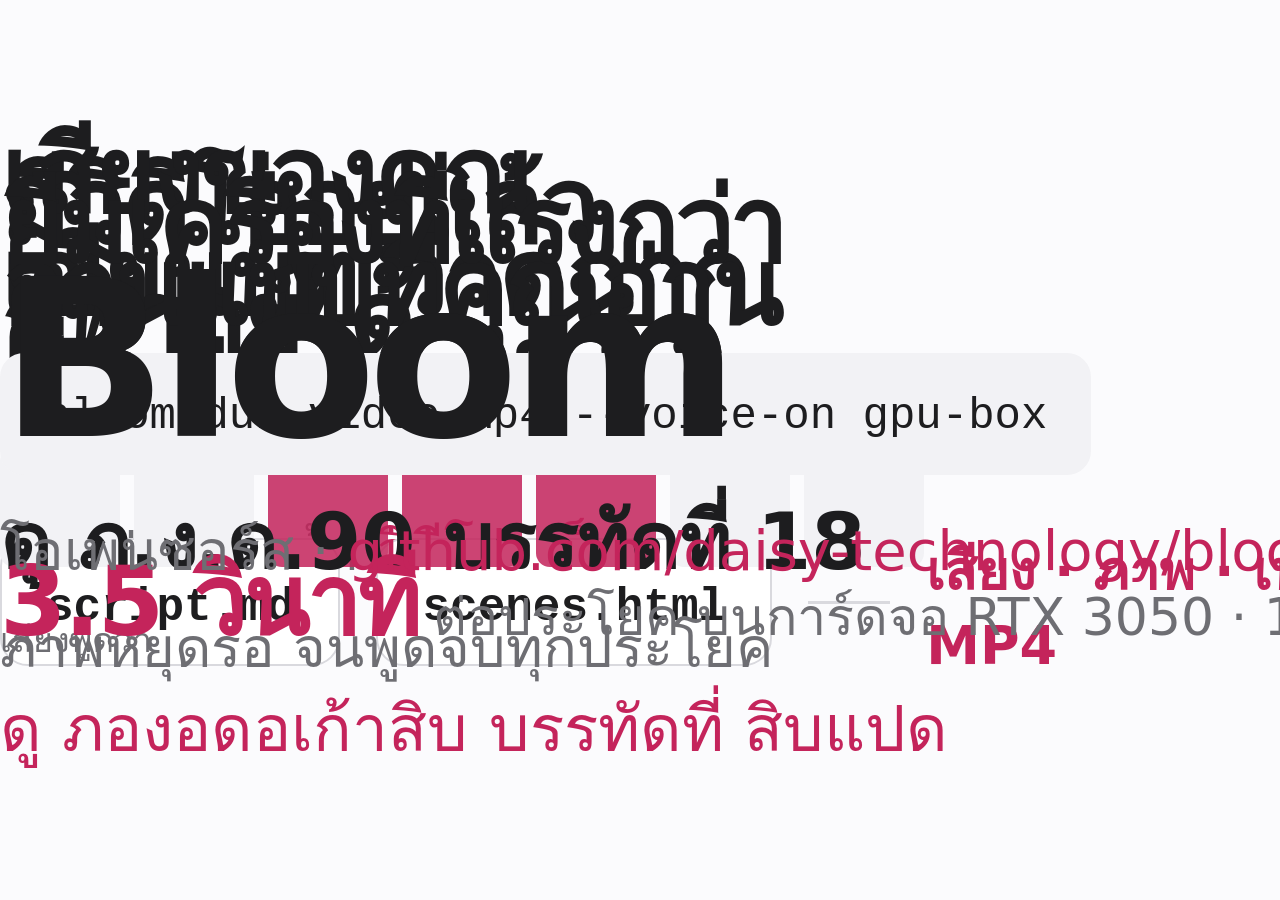
<file: scripts/intro/scenes.html>
<!doctype html>
<html lang="th">
<head>
<meta charset="utf-8">
<style>
  /* The look of docs/index.html: system type, near-white page, one rose accent, the caption/voice pair. 1920x1080 */
  :root { --bg: #fbfbfd; --ink: #1d1d1f; --muted: #6e6e73; --line: #d9d9de; --accent: #c4245b; --code: #f2f2f5; }
  html, body { margin: 0; width: 100%; height: 100%; background: var(--bg); color: var(--ink); overflow: hidden;
               font-family: -apple-system, system-ui, "Thonburi", "Noto Sans Thai", sans-serif; }
  section { position: absolute; inset: 0; display: grid; place-items: center; }
  .stage { width: 1500px; }
  h1 { margin: 0; font-size: 220px; line-height: 1; letter-spacing: -0.04em; font-weight: 700; }
  h2 { margin: 0; font-size: 104px; line-height: 1.08; letter-spacing: -0.03em; font-weight: 700; }
  .sub { margin-top: 36px; font-size: 56px; color: var(--muted); }
  .accent { color: var(--accent); }
  code { font-family: ui-monospace, "SF Mono", Menlo, monospace; }
  .in { animation: rise .9s cubic-bezier(.2, .8, .2, 1) both; }
  .d1 { animation-delay: .5s } .d2 { animation-delay: 1.3s } .d3 { animation-delay: 2.1s } .d4 { animation-delay: 2.9s }

  .flow { display: flex; align-items: center; gap: 36px; margin-top: 80px; font-size: 54px; font-weight: 600; }
  .flow .file { background: #fff; border: 2px solid var(--line); border-radius: 28px; padding: 30px 44px; }
  .flow .file code { font-size: 46px; }
  .flow .arrow { width: 90px; height: 3px; background: var(--line); }
  .flow .out { color: var(--accent); }

  .pair { margin-top: 70px; display: grid; gap: 10px; }
  .pair .label { font-size: 34px; color: var(--muted); }
  .pair .shown { font-size: 78px; font-weight: 600; }
  .pair .spoken { font-size: 64px; color: var(--accent); }
  .hold { margin-top: 70px; display: flex; gap: 14px; align-items: flex-end; height: 120px; }
  .hold span { width: 120px; height: 100%; border-radius: 14px; background: var(--code); }
  .hold span.frozen { background: var(--accent); opacity: .85; }

  .cmd { margin-top: 70px; background: var(--code); border-radius: 24px; padding: 34px 44px; font-size: 44px; display: inline-block; }
  .stat { margin-top: 50px; font-size: 52px; color: var(--muted); }
  .stat b { color: var(--accent); font-size: 96px; letter-spacing: -0.03em; margin-right: 16px; }

  /* clear of a web player's control bar, which sits over the bottom of the frame */
  #caption { position: absolute; left: 160px; right: 160px; bottom: 150px; text-align: center;
             font-size: 46px; line-height: 1.45; font-weight: 600; color: var(--ink); }
  #caption:empty { display: none }
  @keyframes rise { from { opacity: 0; transform: translateY(40px) } }
  @keyframes grow { from { transform: scaleY(.15) } }
</style>
</head>
<body>
  <section data-scene="hello">
    <div class="stage">
      <h1 class="in" data-sfx="chime">Bloom</h1>
      <p class="sub in d1">สคริปต์ไทยเข้า <span class="accent">วิดีโอเสร็จออก</span></p>
    </div>
  </section>

  <section data-scene="build">
    <div class="stage">
      <h2 class="in">เขียนบท วาดฉาก<br>ที่เหลือบลูมทำให้</h2>
      <div class="flow">
        <span class="file in d1" data-sfx="pop"><code>script.md</code></span>
        <span class="file in d2" data-sfx="pop"><code>scenes.html</code></span>
        <span class="arrow in d3"></span>
        <span class="out in d3" data-sfx="swish">เสียง · ภาพ · เพลง · MP4</span>
      </div>
    </div>
  </section>

  <section data-scene="dub">
    <div class="stage">
      <h2 class="in">มีวิดีโออยู่แล้ว<br>ก็พากย์ได้</h2>
      <div class="hold" aria-hidden="true">
        <span class="in d1"></span><span class="in d1"></span><span class="frozen in d2" data-sfx="tick"></span>
        <span class="frozen in d2"></span><span class="frozen in d2"></span><span class="in d3"></span><span class="in d3"></span>
      </div>
      <p class="sub in d3">ภาพหยุดรอ จนพูดจบทุกประโยค</p>
    </div>
  </section>

  <section data-scene="voice">
    <div class="stage">
      <h2 class="in">เสียงของคุณ<br>อ่านแบบที่คุณอ่าน</h2>
      <div class="pair">
        <span class="label in d1">ซับไตเติลเขียนว่า</span>
        <span class="shown in d1">ดู ภ.ง.ด.90 บรรทัดที่ 18</span>
        <span class="label in d2">เสียงพูดว่า</span>
        <span class="spoken in d2" data-sfx="pop">ดู ภองอดอเก้าสิบ บรรทัดที่ สิบแปด</span>
      </div>
    </div>
  </section>

  <section data-scene="gpu">
    <div class="stage">
      <h2 class="in">ยืมเครื่องที่แรงกว่า</h2>
      <div class="cmd in d1" data-sfx="pop"><code>bloom dub video.mp4 --voice-on gpu-box</code></div>
      <p class="stat in d2"><b>3.5 วินาที</b>ต่อประโยค บนการ์ดจอ RTX 3050 · 16 steps</p>
    </div>
  </section>

  <section data-scene="end">
    <div class="stage">
      <h1 class="in">Bloom</h1>
      <p class="sub in d1">โอเพนซอร์ส · <span class="accent">github.com/daisy-technology/blooms</span></p>
    </div>
  </section>

  <div id="caption"></div>
</body>
</html>
</file>
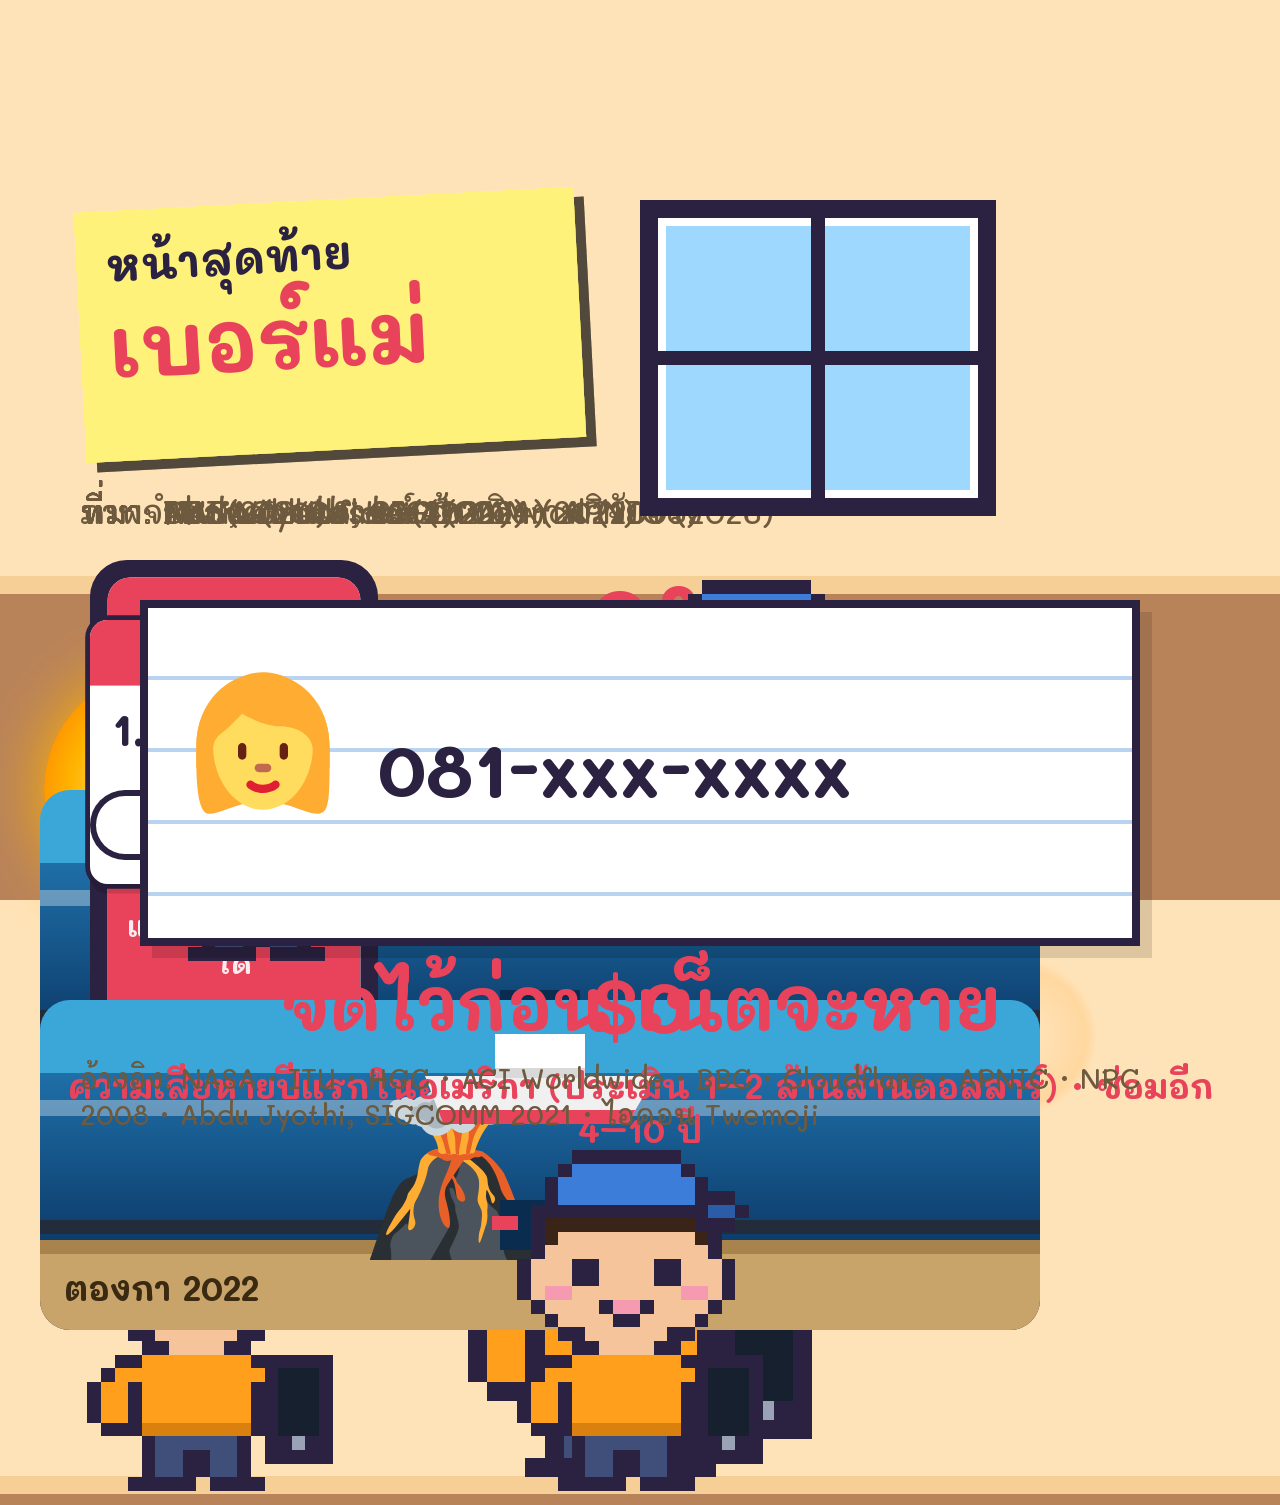
<file: scripts/no-internet-diary/scenes.html>
<!doctype html>
<html lang="th">
<head>
<meta charset="utf-8">
<style>
  /* Mali ships with the project (fonts/, OFL). */
  @font-face { font-family: "Mali"; font-weight: 500; src: url(fonts/Mali-Medium.ttf); }
  @font-face { font-family: "Mali"; font-weight: 700; src: url(fonts/Mali-Bold.ttf); }

  :root { --ink: #2b2140; --wall: #ffe3b8; --wall2: #f6cf97; --floor: #b9835a; --note: #fff27a; --red: #e8435a; }
  html, body { margin: 0; width: 100%; height: 100%; overflow: hidden; color: var(--ink); font-family: "Mali", sans-serif; font-weight: 700;
               background: linear-gradient(var(--wall) 0 64%, var(--wall2) 64% 66%, var(--floor) 66%); }
  section { position: absolute; inset: 0; }
  svg { display: block; shape-rendering: crispEdges; overflow: visible; }

  /* the room: a window whose sky follows the story, a calendar note */
  .window { position: absolute; left: 640px; top: 200px; width: 320px; height: 280px; border: 18px solid var(--ink);
            background: var(--sky, #9fd8ff); box-shadow: inset 0 0 0 8px #fff; }
  .window::before, .window::after { content: ""; position: absolute; background: var(--ink); }
  .window::before { left: 50%; top: 0; bottom: 0; width: 14px; margin-left: -7px; }
  .window::after { top: 50%; left: 0; right: 0; height: 14px; margin-top: -7px; }
  .night .window { --sky: #24305e; }
  .storm .window { --sky: #6b5a7e; }
  /* the day note: a fixed size (it never grows into what is below it), one line of label, one of big type */
  .note { position: absolute; left: 80px; top: 200px; width: 500px; height: 250px; box-sizing: border-box; padding: 24px 30px;
          background: var(--note); rotate: -3deg; box-shadow: 10px 10px 0 #0002; font-size: 44px; line-height: 1.3; }
  .note b { display: block; font-size: 84px; line-height: 1.25; color: var(--red); white-space: nowrap; }
  .src { position: absolute; left: 80px; right: 80px; top: 650px; font-size: 32px; font-weight: 500; color: #6d5a3f; }
  .bubble { position: absolute; left: 90px; right: 90px; top: 720px; padding: 24px 30px; background: #fff; border: 8px solid var(--ink);
            font-size: 50px; line-height: 1.3; text-align: center; animation: pop .4s steps(4) both .6s; }

  .stage { position: absolute; left: 50%; width: 500px; margin-left: -250px; top: 880px; transform-origin: 50% 100%;
           animation: pop .5s steps(5) both; }
  .bob { animation: bob 1s steps(1) infinite; }
  .shut { animation: blink 2.8s steps(1) infinite .9s; opacity: 0; }
  .talk { animation: talk .3s steps(1) infinite; }
  .x { animation: wag .6s steps(1) infinite; }

  #caption { position: absolute; left: 70px; right: 70px; bottom: 160px; padding: 28px 38px; background: #fff; color: var(--ink);
             border: 10px solid var(--ink); box-shadow: 12px 12px 0 #0003; text-align: center; font-size: 56px; line-height: 1.42; }
  #caption:empty { display: none }

  @keyframes pop   { from { transform: scale(0) } }
  @keyframes bob   { 50% { transform: translateY(-1px) } }
  @keyframes blink { 0% { opacity: 0 } 94% { opacity: 1 } }
  @keyframes talk  { 0% { opacity: 1 } 50% { opacity: 0 } }
  @keyframes wag   { 0% { opacity: 1 } 50% { opacity: 0 } }

  /* ---- Bloom impact kit: paste into the page's <style>, after the .stage rule so it wins. ----
     Every move LANDS at --at: seconds from the scene start (default .6s), set inline: style="--at: 1.2s".
     It may use the scene's length: style="--at: calc(var(--scene-dur) - 1.4s)".
     Pair each landing with its sound on the same element: data-sfx="hit@end" (slam, stamp),
     "zip@.18 thud@.86" (jump), "riser sparkle@end" (charge). Only the element's FIRST animation
     times its sounds, which is why each move lists its landing animation first.
     Seek-safe: no timers, no randomness; the renderer sets every frame's time. */

  /* slam: falls in stretched, squashes flat on contact, springs back. On the character's .stage. */
  .slam { animation: slam-fall .38s cubic-bezier(.55, 0, 1, .45) calc(var(--at, .6s) - .38s) both,
                     squash-settle .55s linear var(--at, .6s) forwards; transform-origin: 50% 100%; }
  @keyframes slam-fall { from { transform: translateY(-1500px) scale(.82, 1.3) } to { transform: translateY(0) scale(1.28, .7) } }
  @keyframes squash-settle {
    0%   { transform: scale(1.28, .7);  animation-timing-function: cubic-bezier(.2, .8, .4, 1) }
    30%  { transform: scale(.88, 1.14); animation-timing-function: ease-in-out }
    55%  { transform: scale(1.06, .95); animation-timing-function: ease-in-out }
    78%  { transform: scale(.98, 1.02) }
    100% { transform: none }
  }

  /* jump: crouch (anticipation), stretch on take-off, hang, stretch on the fall, squash on landing.
     Lands at --at; takes off .3s into the move. Sound: data-sfx="zip@.18 thud@.86" with --at = start + .86s. */
  .jump { animation: jump 1s linear calc(var(--at, 1s) - .86s) both; transform-origin: 50% 100%; }
  @keyframes jump {
    0%   { transform: none;                                 animation-timing-function: ease-out }
    18%  { transform: scale(1.2, .8);                       animation-timing-function: cubic-bezier(.3, 0, .2, 1) }
    30%  { transform: translateY(-200px) scale(.84, 1.22);  animation-timing-function: cubic-bezier(.2, .6, .4, 1) }
    52%  { transform: translateY(-330px) scale(1, 1);       animation-timing-function: cubic-bezier(.6, 0, .9, .5) }
    86%  { transform: translateY(0) scale(.88, 1.16);       animation-timing-function: ease-out }
    92%  { transform: scale(1.22, .78);                     animation-timing-function: ease-in-out }
    100% { transform: none }
  }

  /* charge: shivers and gathers for --len (default .8s), then releases big at --at.
     Sound: data-sfx="riser sparkle@end" (the riser spans the charge and stops on the release). */
  .charge { animation: charge var(--len, .8s) linear calc(var(--at, .9s) - var(--len, .8s)) both,
                       release .45s ease-out var(--at, .9s) forwards; transform-origin: 50% 100%; }
  @keyframes charge {
    0%   { transform: none }
    25%  { transform: translateX(-4px) scale(.97, 1.03) }
    50%  { transform: translateX(5px) scale(.95, 1.05) }
    75%  { transform: translateX(-6px) scale(.93, 1.07) }
    100% { transform: translateX(0) scale(.92, 1.08) }
  }
  @keyframes release { 0% { transform: scale(1.16, .88) } 35% { transform: scale(.95, 1.05) } 65% { transform: scale(1.03, .98) } 100% { transform: none } }

  /* stamp: a headline comes down big and lands at --at with a small overshoot. Sound: data-sfx="hit@end" or "pop@end". */
  .stamp { animation: stamp-in .28s cubic-bezier(.6, 0, 1, .6) calc(var(--at, .6s) - .28s) both,
                      stamp-settle .4s ease-out var(--at, .6s) forwards; }
  /* it starts only a little bigger than it lands and doesn't travel, so a full-width headline never leaves the frame
     or rides up into the band above it (bloom-visual-audit) */
  @keyframes stamp-in { from { opacity: 0; transform: scale(1.12) rotate(-1.5deg) } to { opacity: 1; transform: scale(.94) rotate(0) } }
  @keyframes stamp-settle { 0% { transform: scale(.94) } 45% { transform: scale(1.03) } 100% { transform: none } }

  /* shake: the camera takes the hit, decaying in under half a second. On the <section> (captions sit outside it and stay still). */
  .shake { animation: shake .42s linear var(--at, .6s) both; }
  @keyframes shake {
    0% { transform: none } 8% { transform: translate(-26px, 16px) } 20% { transform: translate(22px, -18px) }
    34% { transform: translate(-16px, 10px) } 48% { transform: translate(12px, -8px) } 64% { transform: translate(-6px, 5px) }
    80% { transform: translate(3px, -2px) } 100% { transform: none }
  }

  /* flash: two or three white frames on the hit. <i class="flash" style="--at: 1s"></i>, last in the section. */
  .flash { position: absolute; inset: 0; background: #fff; opacity: 0; pointer-events: none;
           animation: flash .2s steps(3) var(--at, .6s) forwards; }
  @keyframes flash { from { opacity: .6 } to { opacity: 0 } }

  /* burst: pixel debris flying out of the impact point. <div class="burst" style="--at: 1s; --x: 540px; --y: 1500px; --c: #ff8fab"
     data-n="10" data-r="260"></div>; the page script fills it (see fillBursts in the template). */
  .burst { position: absolute; left: var(--x, 50%); top: var(--y, 50%); width: 0; height: 0; }
  .burst i { position: absolute; left: -16px; top: -16px; width: 32px; height: 32px; background: var(--c, #fff); opacity: 0;
             animation: burst .6s cubic-bezier(.15, .8, .3, 1) var(--at, .6s) forwards; }
  @keyframes burst { 0% { opacity: 1; translate: 0 0; scale: 1 } 60% { opacity: 1 } 100% { opacity: 0; translate: var(--dx) var(--dy); scale: .4 } }

  /* The mouth follows the voice: Bloom sets html[data-mouth] on every frame (0 shut, 1 half, 2 open).
     Without it (peek.py, a plain browser) .talk keeps looping. Draw a .talk-half layer for the in-between. */
  html[data-mouth] .talk { animation: none; opacity: 0 }
  .talk-half { opacity: 0 }
  html[data-mouth="2"] .talk, html[data-mouth="1"] .talk-half { opacity: 1 }

  /* Breathing with the words: the sprite swells a few percent on loud syllables (--voice, 0..1). */
  .voice-pulse { transform-origin: 50% 100%; transform: scale(calc(1 + var(--voice, 0) * .03), calc(1 + var(--voice, 0) * .05)); }

  /* Faces: data-face="wow joy" on the .stage lets those face layers show, each in its own window:
     --wow-at / --wow-end, --joy-at / --joy-end (seconds from the scene start; default the whole scene).
     Draw each face as overlay layers with class "face face-joy" etc., painted after the eyes and mouth. */
  .face { display: none }
  [data-face~="joy"] .face-joy, [data-face~="wow"] .face-wow, [data-face~="sad"] .face-sad { display: inline; opacity: 0 }
  [data-face~="joy"] .face-joy { animation: face-on 1ms linear var(--joy-at, 0s) forwards, face-off 1ms linear var(--joy-end, 999s) forwards }
  [data-face~="wow"] .face-wow { animation: face-on 1ms linear var(--wow-at, 0s) forwards, face-off 1ms linear var(--wow-end, 999s) forwards }
  [data-face~="sad"] .face-sad { animation: face-on 1ms linear var(--sad-at, 0s) forwards, face-off 1ms linear var(--sad-end, 999s) forwards }
  @keyframes face-on { to { opacity: 1 } }
  @keyframes face-off { from, to { opacity: 0 } }

  /* ---- Bloom scenario props: the story acted out, not just said. Paste into the page's <style>
     (after the impact kit), and props.js into its <script>. Each prop shows one event happening:
     a BEFORE state, the TRIGGER, and the RESULT, landing at --at (seconds from the scene start).
     Colours follow the page: set --p-ink, --p-paper, --p-screen, --p-bad, --p-good, --p-accent on :root.
     Every prop is placed by its own inline left/top/width (it scales with --s, default 1).
     Seek-safe: CSS keyframes and window.bloomSeek only. ---- */

  :root { --p-ink: #1d1b2b; --p-paper: #ffffff; --p-screen: #f4f7ff; --p-bad: #e8435a; --p-good: #2dbb78; --p-accent: #3b7dd8; }
  .prop { position: absolute; transform-origin: 50% 50%; }
  .prop .lbl { position: absolute; left: 0; right: 0; text-align: center; font-size: 40px; line-height: 1.25; color: var(--p-ink); }
  @keyframes p-show { from, to { opacity: 1 } }
  @keyframes p-hide { from, to { opacity: 0 } }
  @keyframes p-in   { from { opacity: 0; transform: scale(.4) } 70% { opacity: 1; transform: scale(1.08) } to { opacity: 1; transform: none } }
  @keyframes p-nope { 0%, 100% { transform: none } 20% { transform: translateX(-18px) rotate(-2deg) } 40% { transform: translateX(16px) rotate(2deg) }
                      60% { transform: translateX(-10px) } 80% { transform: translateX(6px) } }
  @keyframes p-spin { to { transform: rotate(360deg) } }

  /* phone paying by QR: the scan line sweeps, a spinner turns, then the result (data-ok for success) */
  .qr { width: 360px; height: 640px; }
  .qr .body { position: absolute; inset: 0; background: var(--p-ink); border-radius: 46px; padding: 22px;
              animation: p-nope .45s linear var(--at, 2s) both; }
  .qr .screen { position: relative; height: 100%; background: var(--p-screen); border-radius: 28px; overflow: hidden; }
  .qr .head { position: absolute; top: 30px; left: 0; right: 0; text-align: center; font-size: 40px; color: var(--p-ink); }
  .qr .code { position: absolute; left: 50%; top: 120px; width: 230px; height: 230px; margin-left: -115px; display: grid;
              grid-template-columns: repeat(21, 1fr); background: #fff; padding: 10px; box-shadow: 0 0 0 4px var(--p-ink); }
  .qr .code i { background: var(--p-ink); }
  .qr .code i.o { background: transparent; }
  .qr .scan { position: absolute; left: 50%; width: 270px; margin-left: -135px; top: 110px; height: 8px; background: var(--p-good);
              box-shadow: 0 0 18px var(--p-good); opacity: 0;
              animation: p-show 1ms linear var(--t0, .4s) forwards, qr-scan .8s ease-in-out var(--t0, .4s) infinite alternate,
                         p-hide 1ms linear calc(var(--at, 2s) - .8s) forwards; }
  @keyframes qr-scan { from { transform: translateY(0) } to { transform: translateY(250px) } }
  .qr .amt { position: absolute; top: 400px; left: 0; right: 0; text-align: center; font-size: 56px; color: var(--p-ink); }
  .qr .head, .qr .code, .qr .amt { animation: p-hide 1ms linear var(--at, 2s) forwards; }  /* the result replaces the screen */
  .qr .spin { position: absolute; left: 50%; top: 480px; width: 70px; height: 70px; margin-left: -35px; border-radius: 50%;
              border: 10px solid #0002; border-top-color: var(--p-accent); opacity: 0;
              animation: p-show 1ms linear calc(var(--at, 2s) - .8s) forwards, p-spin .5s steps(8) infinite,
                         p-hide 1ms linear var(--at, 2s) forwards; }
  .qr .res { position: absolute; inset: 0; background: var(--p-bad); color: #fff; display: flex; flex-direction: column;
             align-items: center; justify-content: center; text-align: center; opacity: 0;
             animation: p-in .35s ease-out var(--at, 2s) both; }
  .qr[data-ok] .res { background: var(--p-good); }
  .qr[data-ok] .body { animation: none; }
  .qr .res b { font-size: 150px; line-height: 1.15; margin-bottom: 12px; }
  .qr .res span { font-size: 46px; line-height: 1.3; padding: 0 20px; }
  .qr .res small { font-size: 36px; line-height: 1.3; opacity: .9; margin-top: 18px; padding: 0 24px; }

  /* card terminal: the card goes in, "connecting…", then DECLINED */
  .pos { width: 380px; height: 560px; }
  .pos .card { position: absolute; left: 70px; top: -40px; width: 240px; height: 150px; border-radius: 18px;
               background: linear-gradient(135deg, var(--p-accent), #7a5cff); box-shadow: inset 0 -30px 0 #0003;
               animation: pos-card .5s ease-out var(--t0, .4s) both; }
  @keyframes pos-card { from { transform: translateY(-260px); opacity: 0 } to { transform: none; opacity: 1 } }
  .pos .body { position: absolute; left: 0; right: 0; top: 70px; bottom: 0; background: var(--p-ink); border-radius: 36px; padding: 28px;
               animation: p-nope .45s linear var(--at, 2s) both; }
  .pos .screen { position: relative; height: 230px; background: #c9f2dc; border-radius: 12px; font-size: 40px; color: #13331f;
                 display: flex; align-items: center; justify-content: center; text-align: center; padding: 0 14px; }
  .pos .screen .wait { animation: pos-blink .5s steps(1) infinite, p-hide 1ms linear var(--at, 2s) forwards; }  /* the hide last, so it wins */
  @keyframes pos-blink { 50% { opacity: .3 } }
  .pos .screen .no { position: absolute; inset: 0; background: var(--p-bad); color: #fff; border-radius: 12px; display: flex;
                     flex-direction: column; align-items: center; justify-content: center; opacity: 0; animation: p-in .3s ease-out var(--at, 2s) both; }
  .pos .screen .no b { font-size: 56px; line-height: 1.2; margin-bottom: 6px; }
  .pos .screen .no span { font-size: 40px; }
  .pos .keys { display: grid; grid-template-columns: repeat(3, 1fr); gap: 16px; margin-top: 26px; }
  .pos .keys i { height: 46px; background: #ffffff22; border-radius: 10px; }

  /* chat: a message that never leaves — clock, then red "!" */
  .chat { width: 820px; height: 420px; }
  .chat .msg { position: absolute; right: 0; max-width: 640px; padding: 22px 30px; border-radius: 34px 34px 8px 34px; font-size: 44px;
               background: var(--p-accent); color: #fff; opacity: 0; }
  .chat .msg i { font-style: normal; font-size: 30px; opacity: .85; margin-left: 16px; }
  .chat .m1 { top: 0; animation: p-in .3s ease-out var(--t0, .4s) both; }
  .chat .m2 { top: 150px; animation: p-in .3s ease-out calc(var(--t0, .4s) + .7s) both; }
  .chat .m2.fail { background: #9aa3b5; animation: p-in .3s ease-out calc(var(--t0, .4s) + .7s) both, chat-fail 1ms linear var(--at, 2s) forwards; }
  @keyframes chat-fail { to { background: var(--p-bad) } }
  .chat .clock { animation: p-hide 1ms linear var(--at, 2s) forwards; }
  .chat .bang { position: absolute; left: -100px; top: 50%; width: 70px; height: 70px; margin-top: -35px; border-radius: 50%;
                background: var(--p-bad); color: #fff; font-size: 52px; line-height: 70px; text-align: center; opacity: 0;
                animation: p-in .3s ease-out var(--at, 2s) both; }
  .chat .note { position: absolute; right: 0; top: 290px; font-size: 36px; color: var(--p-bad); opacity: 0;
                animation: p-in .3s ease-out calc(var(--at, 2s) + .15s) both; }

  /* the sea floor: a cable with light running in it; at --at it breaks (data-ship: the repair ship sails in) */
  .sea { width: 1000px; height: 520px; overflow: hidden; border-radius: 30px;
         background: linear-gradient(#3aa7d8 0 22%, #1f6fa8 22%, #0e3f6e 70%, #0a2c4f); }
  .sea .wave { position: absolute; left: -40px; right: -40px; top: 100px; height: 16px; background: #ffffff55; border-radius: 8px; }
  .sea .floor { position: absolute; left: 0; right: 0; bottom: 0; height: 90px; background: #c9a46a; box-shadow: inset 0 14px 0 #a8834c; }
  .sea .wire { position: absolute; left: -20px; right: -20px; bottom: 96px; height: 14px; background: #222c3a; }
  .sea .wire::after { content: ""; position: absolute; top: 3px; width: 120px; height: 8px; background: #7ff6ff; box-shadow: 0 0 20px #7ff6ff;
                      animation: sea-run 1.1s linear infinite, p-hide 1ms linear var(--at, 2s) forwards; }
  @keyframes sea-run { from { left: -140px } to { left: 1040px } }
  .sea .cut { position: absolute; left: 460px; bottom: 80px; width: 80px; height: 50px; background: #0a2c4f; opacity: 0;
              animation: p-show 1ms linear var(--at, 2s) forwards; }
  .sea .cut::before, .sea .cut::after { content: ""; position: absolute; top: 16px; width: 26px; height: 14px; background: var(--p-bad); }
  .sea .cut::before { left: -8px } .sea .cut::after { right: -8px }
  .sea .ship { position: absolute; top: 34px; left: 1040px; width: 230px; height: 90px;
               animation: sea-ship var(--ship-len, 2s) ease-out var(--ship-at, 3s) both; }
  .sea .ship::before { content: ""; position: absolute; left: 0; right: 0; bottom: 0; height: 48px; background: #f0f0f0;
                       clip-path: polygon(0 0, 100% 0, 88% 100%, 8% 100%); box-shadow: inset 0 -14px 0 var(--p-bad); }
  .sea .ship::after { content: ""; position: absolute; left: 70px; bottom: 46px; width: 90px; height: 44px; background: #fff;
                      box-shadow: inset 0 -10px 0 #d9d9d9; }
  @keyframes sea-ship { from { left: 1040px } to { left: 385px } }
  .sea .sea-tag { position: absolute; left: 24px; bottom: 20px; right: 24px; font-size: 34px; letter-spacing: 0; color: #3a2a12; }  /* on the sea floor: the ship sails on the surface */

  /* sun and Earth: a blast leaves the sun and hits Earth at --at (data-miss: it crosses Earth's orbit behind it) */
  .sun { width: 1000px; height: 460px; }
  .sun .star { position: absolute; left: -120px; top: 50%; width: 300px; height: 300px; margin-top: -150px; border-radius: 50%;
               background: radial-gradient(#fff6a8, #ffb300 55%, #ff6a00); box-shadow: 0 0 80px #ffb300; }
  .sun .blast { position: absolute; left: 120px; top: 50%; width: 120px; height: 120px; margin-top: -60px; border-radius: 50%;
                background: radial-gradient(#fff9, #ff8a00aa 60%, transparent 70%); opacity: 0;
                animation: sun-fly calc(var(--at, 2s) - var(--t0, .4s)) cubic-bezier(.4, 0, .9, .6) var(--t0, .4s) both; }
  @keyframes sun-fly { from { opacity: 1; transform: translateX(0) scale(.6) } to { opacity: 1; transform: translateX(640px) scale(2.2) } }
  .sun[data-miss] .blast { animation-name: sun-miss; }
  @keyframes sun-miss { from { opacity: 1; transform: translate(0, 0) scale(.6) } to { opacity: .2; transform: translate(900px, -170px) scale(2.4) } }
  .sun .earth { position: absolute; right: 60px; top: 50%; width: 170px; height: 170px; margin-top: -85px; border-radius: 50%;
                background: radial-gradient(circle at 35% 35%, #7fd3ff, #2a7bd8 60%, #1b4f9a); }
  .sun .earth::after { content: ""; position: absolute; inset: -26px; border-radius: 50%; border: 12px solid #6dffb0; opacity: 0;
                       animation: p-in .4s ease-out var(--at, 2s) both, sun-glow .5s steps(2) calc(var(--at, 2s) + .4s) infinite; }
  .sun[data-miss] .earth::after { animation: none; }
  @keyframes sun-glow { 50% { border-color: #ff6dd4 } }
  .sun .lbl { bottom: -70px; }

  /* a tear-off calendar counting days (props.js counts; data-from, data-to, data-t0, data-at in seconds) */
  .cal { width: 300px; height: 330px; }
  .cal .pad { position: absolute; inset: 0; background: #fff; border-radius: 22px; box-shadow: 0 12px 0 #0002, 0 0 0 6px var(--p-ink); overflow: hidden; }
  .cal .top { height: 82px; background: var(--p-bad); color: #fff; font-size: 44px; line-height: 82px; text-align: center; white-space: nowrap; overflow: hidden; }
  .cal .num { font-size: 150px; line-height: 220px; text-align: center; color: var(--p-ink); }

  /* a number counting up (props.js; data-to, data-from, data-dec, data-pre, data-suf, data-t0, data-at) */
  .count { font-size: 120px; line-height: 1.15; white-space: nowrap; color: var(--p-ink); }
  .count .v { display: block; }
  .count small { display: block; font-size: 38px; line-height: 1.3; margin: 14px auto 0; }

  /* a place that goes offline: an island, its signal, then a cross */
  .offline { width: 520px; height: 420px; }
  .offline .land { position: absolute; left: 90px; bottom: 40px; width: 340px; height: 130px; background: #5cbf6a; border-radius: 50% 50% 40% 40%;
                   box-shadow: 0 18px 0 #e8d29a; }
  .offline .wifi { position: absolute; left: 50%; top: 0; width: 180px; height: 180px; margin-left: -90px; }
  .offline .wifi i { position: absolute; left: 50%; bottom: 0; border: 16px solid var(--p-good); border-color: var(--p-good) transparent transparent;
                     border-radius: 50%; transform: translateX(-50%); animation: off-dim 1ms linear var(--at, 2s) forwards; }
  .offline .wifi i:nth-child(1) { width: 180px; height: 180px; bottom: -90px }
  .offline .wifi i:nth-child(2) { width: 110px; height: 110px; bottom: -55px }
  .offline .wifi i:nth-child(3) { width: 40px; height: 40px; bottom: -20px }
  @keyframes off-dim { to { border-top-color: #9aa3b5 } }
  .offline .x { position: absolute; left: 50%; top: 20px; margin-left: -80px; width: 160px; height: 160px; color: var(--p-bad);
                font-size: 200px; line-height: 160px; text-align: center; opacity: 0; animation: p-in .35s ease-out var(--at, 2s) both; }
  .offline .lbl { bottom: -60px; }

  /* a range on a bar: the band fills between data-lo and data-hi of data-max at --at */
  .odds { width: 900px; height: 240px; }
  .odds .track { position: absolute; left: 0; right: 0; top: 90px; height: 70px; background: #ffffff33; border-radius: 35px;
                 box-shadow: inset 0 0 0 6px var(--p-ink); overflow: hidden; }
  .odds .band { position: absolute; top: 0; bottom: 0; background: var(--p-bad); transform-origin: 0 50%;
                animation: odds-fill .9s cubic-bezier(.2, .8, .3, 1) var(--at, 2s) both; }
  @keyframes odds-fill { from { transform: scaleX(0) } }
  .odds .tick { position: absolute; top: 0; font-size: 44px; transform: translateX(-50%); color: var(--p-ink); }
  .odds .lbl { top: 180px; }

  /* icons as files (bloom-visual/scripts/icons.py): <img class="icon" src="icons/x.svg" style="left:..; top:..; width:..; --at: 2s"> */
  .icon { position: absolute; opacity: 0; animation: p-in .35s cubic-bezier(.2, .8, .3, 1) var(--at, 0s) both; }
  .qr .head img { height: 46px; vertical-align: -10px; margin-right: 10px; }
  .offline .globe { position: absolute; left: 160px; bottom: 0; width: 200px; }  /* below the signal, not under it */
  .offline[data-icon] .land { display: none; }
  .sun .hiticon { position: absolute; right: 70px; top: 50%; width: 150px; margin-top: -170px; opacity: 0;
                  animation: p-in .35s ease-out calc(var(--at, 2s) + .1s) both; }
  .sea .volc { position: absolute; left: 330px; bottom: 70px; width: 170px; opacity: 0;
               animation: p-in .4s ease-out calc(var(--at, 2s) - .9s) both, sea-erupt .12s steps(2) calc(var(--at, 2s) - .5s) 6; }
  @keyframes sea-erupt { 50% { translate: 6px -4px } }

  /* diary layout with props: the day note and the window stay, the event happens in the room, the boy watches */
  .src { top: 490px; left: 80px; right: 120px; }
  .stage.small { width: 300px; margin-left: -150px; top: 1150px; }
  :root { --p-ink: #2b2140; --p-screen: #fff; --p-bad: #e8435a; --p-good: #2dbb78; --p-accent: #3b7dd8; }
  .prop.count small { font-size: 34px; white-space: normal; max-width: 500px; }
  .prop.count.wide small { max-width: none; }
  .sun.mini .lbl { font-size: 62px; bottom: -110px; }
  .prop .lbl, .odds .tick { color: var(--ink); }
  .odds .track { background: #fff; }
  /* the notebook: mum's number written in, one key at a time */
  .book { position: absolute; left: 140px; right: 140px; top: 600px; height: 330px; background: #fff; border: 8px solid var(--ink);
          box-shadow: 12px 12px 0 #0002; background-image: repeating-linear-gradient(transparent 0 68px, #b9d4f0 68px 72px);
          animation: pop .4s steps(4) both var(--at, .6s); }
  .book img { position: absolute; left: 40px; top: 60px; width: 150px; }
  .book span { position: absolute; left: 230px; top: 110px; font-size: 76px; white-space: nowrap; overflow: hidden; width: 0;
               animation: typing 1.4s steps(12) calc(var(--at, .6s) + .5s) forwards; }
  @keyframes typing { to { width: 12ch } }
  .headline-end { position: absolute; left: 0; right: 0; top: 955px; text-align: center; font-size: 72px; color: var(--red); }

</style>
</head>
<body>
  <!-- A diary acted out in the boy's room: each entry shows what happened to him (props), landing on his words. -->
  <section data-scene="hook" class="shake" style="--at: 3.6s">
    <div class="window"></div>
    <div class="note stamp" style="--at: .3s" data-sfx="pop@end">บันทึกของผม<b>ถ้าเน็ตหาย</b></div>
    <div class="prop offline" style="left: 280px; top: 560px; scale: .8; --at: 3.6s" data-icon="icons/globe.svg" data-label="ทั้งโลก"></div>
    <div class="src">ภาพจำลองสถานการณ์ อ้างอิงงานวิจัยจริง</div>
    <div class="stage" style="top: 1000px; width: 420px; margin-left: -210px; --joy-end: 3.6s; --wow-at: 3.6s" data-face="joy wow">
      <svg data-sprite="kid" data-character="kid"></svg></div>
  </section>

  <section data-scene="sun">
    <div class="window" style="--sky: #ffb347"></div>
    <div class="note stamp" style="--at: .3s" data-sfx="pop@end">หายได้ยังไง?<b>ดวงอาทิตย์</b></div>
    <div class="src">ที่มา: NASA (2008, 2014)</div>
    <div class="prop sun" style="left: 40px; top: 560px; scale: .8; --t0: 5s; --at: 7.7s" data-icon="icons/fire.svg" data-label="1859 · สายโทรเลขมีประกายไฟ"></div>
    <div class="burst" style="--at: 7.7s; --x: 860px; --y: 790px; --c: #ff9f1c" data-n="12" data-r="200" ></div>
    <div class="prop sun mini" style="left: 200px; top: 900px; scale: .55; --t0: 9.8s; --at: 12.2s; animation: p-in .4s ease-out 8.6s both"
         data-miss data-label="2012 · พลาดไปราว 1 สัปดาห์"></div>
    <div class="stage small" data-face="wow" style="--wow-at: 7.7s; left: 60px; margin-left: 0"><svg data-sprite="kid" data-character="kid"></svg></div>
  </section>

  <section data-scene="cable" class="shake" style="--at: 7.6s">
    <div class="window"></div>
    <div class="note stamp" style="--at: .3s" data-sfx="pop@end">หายได้ยังไง? (2)<b>สายใต้ทะเล</b></div>
    <div class="src">ที่มา: ITU (2024) · HGC (2024)</div>
    <div class="prop count wide" style="left: 60px; right: 60px; top: 560px; text-align: center; font-size: 100px; color: var(--red); animation: p-in .3s ease-out .5s both"
         data-from="0" data-to="99" data-pre="&gt;" data-suf="%" data-t0="0.6" data-at="3.4" data-label="ของเน็ตข้ามประเทศ วิ่งอยู่ในสายใต้ทะเล"></div>
    <div class="prop sea" style="left: 40px; top: 790px; height: 330px; --at: 7.6s" data-tag="ทะเลแดง 2024 · ขาด 4 เส้น"></div>
    <div class="burst" style="--at: 7.6s; --x: 540px; --y: 1030px; --c: var(--red)" data-n="12" data-r="220"></div>
    <div class="stage small" data-face="wow" style="--wow-at: 7.6s"><svg data-sprite="kid" data-character="kid"></svg></div>
  </section>

  <section data-scene="day">
    <div class="window"></div>
    <div class="note stamp" style="--at: .3s" data-sfx="pop@end">บันทึก<b>วันที่ 1</b></div>
    <div class="src">ที่มา: ACI Worldwide (2024)</div>
    <div class="prop qr" style="left: 90px; top: 560px; scale: .8; transform-origin: 0 0; --t0: .6s; --at: 2.6s" data-icon="icons/rice.svg"
         data-head="ร้านข้าวมันไก่" data-amount="฿ 50.00" data-result="ทำรายการไม่สำเร็จ" data-sub="แม่สแกนจ่ายไม่ได้"></div>
    <div class="prop count" style="left: 440px; top: 700px; font-size: 72px; animation: p-in .3s ease-out 4.2s both"
         data-from="0" data-to="20400" data-suf=" ล้าน" data-t0="4.3" data-at="6.5" data-label="ครั้ง ที่คนไทยโอนเงินแบบนี้ ในปีเดียว (ที่ 3 ของโลก)"></div>
    <div class="stage small" data-face="sad" style="--sad-at: 2.6s"><svg data-sprite="kid" data-character="kid"></svg></div>
  </section>

  <section data-scene="month" class="storm">
    <div class="window"></div>
    <div class="note stamp" style="--at: .3s" data-sfx="pop@end">บันทึก<b>วันที่ 30</b></div>
    <div class="src">ที่มา: BBC, Cloudflare (2022) · APNIC (2026)</div>
    <div class="prop cal" style="left: 640px; top: 640px; scale: .7; transform-origin: 0 0; animation: p-in .3s ease-out 2.2s both"
         data-head="ออฟไลน์" data-from="1" data-to="38" data-t0="2.3" data-at="4.9"></div>
    <div class="prop sea" style="left: 40px; top: 1000px; height: 330px; --at: 6.6s; --ship-at: 7.6s; --ship-len: 2.4s" data-ship data-icon="icons/volcano.svg" data-tag="ตองกา 2022"></div>
    <div class="burst" style="--at: 6.6s; --x: 540px; --y: 1240px; --c: var(--red)" data-n="10" data-r="200"></div>
    <div class="stage small" style="top: 620px; left: 120px; margin-left: 0" data-face="sad"><svg data-sprite="kid" data-character="kid"></svg></div>
  </section>

  <section data-scene="year" class="night">
    <div class="window"></div>
    <div class="note stamp" style="--at: .3s" data-sfx="pop@end">บันทึก<b>วันที่ 365</b></div>
    <div class="src">ที่มา: National Research Council (2008)</div>
    <div class="prop cal" style="left: 90px; top: 620px; scale: .8; transform-origin: 0 0" data-head="วันที่" data-from="1" data-to="365" data-t0="0.3" data-at="1.9"></div>
    <div class="prop count wide" style="left: 60px; right: 60px; top: 960px; text-align: center; font-size: 78px; color: var(--red); animation: p-in .3s ease-out 7.5s both"
         data-from="0" data-to="2000000000000" data-pre="$" data-t0="7.6" data-at="10" data-label="ความเสียหายปีแรกในอเมริกา (ประเมิน 1–2 ล้านล้านดอลลาร์) · ซ่อมอีก 4–10 ปี"></div>
    <div class="stage small" style="top: 580px; left: 620px; margin-left: 0" data-face="sad"><svg data-sprite="kid" data-character="kid"></svg></div>
  </section>

  <section data-scene="odds" class="night">
    <div class="window"></div>
    <div class="note stamp" style="--at: .3s" data-sfx="pop@end">มันจะเกิดไหม?<b>มีโอกาส</b></div>
    <div class="src">ที่มา: Abdu Jyothi, SIGCOMM (2021)</div>
    <i class="charge" style="--len: 1.6s; --at: 4.6s" data-sfx="riser"></i>
    <div class="prop odds" style="left: 90px; top: 700px; --at: 4.6s" data-lo="1.6" data-hi="12" data-max="20" data-label="โอกาสเกิดพายุสุริยะรุนแรง ในทุก 10 ปี"></div>
    <div class="stage small" data-face="wow" style="--wow-at: 4.6s"><svg data-sprite="kid" data-character="kid"></svg></div>
  </section>

  <section data-scene="end">
    <div class="window"></div>
    <div class="note stamp" style="--at: .3s" data-sfx="pop@end">หน้าสุดท้าย<b>เบอร์แม่</b></div>
    <div class="book" style="--at: .6s"><img src="icons/mom.svg"><span data-sfx="type" style="--n: 12">081-xxx-xxxx</span></div>
    <div class="src" style="top: 1060px; font-size: 28px">อ้างอิง: NASA · ITU · HGC · ACI Worldwide · BBC · Cloudflare · APNIC · NRC 2008 · Abdu Jyothi, SIGCOMM 2021 · ไอคอน Twemoji</div>
    <div class="stage small" data-face="joy"><svg data-sprite="kid" data-character="kid"></svg></div>
    <div class="headline-end stamp" style="--at: 4.1s" data-sfx="sting@end">จดไว้ก่อน เน็ตจะหาย</div>
  </section>


  <div id="caption"></div>

<script>
const C = { K: "#2b2140", C: "#3b7dd8", c: "#2a5ca8", H: "#3a2418", F: "#f6c49a", E: "#2b2140", P: "#f59ab0",
            T: "#ff9f1c", t: "#d9800f", J: "#3f4f7a", S: "#ffffff", s: "#16202e", X: "#e8435a", G: "#9aa3b5" };

// a boy in a cap keeping a diary of the blackout, 20 x 26, holding a phone
const KID = [
  "......KKKKKKKK......",
  ".....KCCCCCCCCK.....",
  "....KCCCCCCCCCCK....",
  "....KCCCCCCCCCCKKK..",
  "...KKKKKKKKKKKKKccK.",
  "...KHHHHHHHHHHHKKK..",
  "...KHFFFFFFFFFFHK...",
  "...KFFFFFFFFFFFFK...",
  "..KFFFEEFFFFEEFFFK..",
  "..KFFFEEFFFFEEFFFK..",
  "..KFPPFFFFFFFFPPFK..",
  "...KFFFFFKKFFFFFK...",
  "....KFFFFFFFFFFK....",
  ".....KKFFFFFFKK.....",
  "......KKFFFFKK......",
  "....KKTTTTTTTTKK....",
  "...KTTTTTTTTTTTTK...",
  "..KTTKTTTTTTTTKTTK..",
  "..KTTKTTTTTTTTKTTK..",
  "..KTTKTTTTTTTTKTTK..",
  "...KKKttttttttKFFK..",
  "......KJJJJJJK.KK...",
  "......KJJKKJJK......",
  "......KJJKKJJK......",
  ".....KKKKK.KKKK.....",
  "....................",
];
const SHUT  = ["FF....FF", "EE....EE"];         // at (6, 8)
const SMILE = ["KK"];                            // the resting mouth is in the map; open:
const TALK  = ["KPPK", ".KK."];                  // at (8, 11)
const HALF  = ["KPPK"];
const SAD   = ["FKKF", "K..K"];                  // a frown, at (8, 11)
const WOW   = [".KK.", "KPPK", ".KK."];          // a gasp, at (8, 11)
const TEAR  = ["S", "S"];                        // at (13, 10)
// the phone in his left hand, 5 x 8, its screen at (1..3, 1..5)
const PHONE = ["KKKKK", "KsssK", "KsssK", "KsssK", "KsssK", "KsssK", "KKGKK", "KKKKK"];
const NOSIG = [".X.", "X.X", ".X.", "...", "XXX"]; // a cross and a dead bar, at (1, 1)
const BARS  = ["..S", ".SS", "SSS"];             // full signal, at (1, 3)

function px(map, x0 = 0, y0 = 0, cls = "") {
  let out = "";
  map.forEach((row, y) => {
    for (let x = 0; x < row.length;) {
      let n = 1;
      while (row[x + n] === row[x]) n++;
      if (row[x] !== ".") out += `<rect x="${x0 + x}" y="${y0 + y}" width="${n}" height="1" fill="${C[row[x]]}"/>`;
      x += n;
    }
  });
  return `<g class="${cls}">${out}</g>`;
}

const kid = `<g class="bob">
    ${px(KID)}
    ${px(SHUT, 6, 8, "shut")}
    ${px(SAD, 8, 11, "face face-sad")}${px(TEAR, 13, 10, "face face-sad")}
    ${px(HALF, 8, 11, "talk-half")}${px(TALK, 8, 11, "talk")}
    ${px(WOW, 8, 10, "face face-wow")}
    <g transform="translate(15 15)">${px(PHONE)}${px(BARS, 1, 3, "face face-joy")}<g class="face face-sad">${px(NOSIG, 1, 1, "x")}</g></g>
  </g>`;

function fillBursts() {
  document.querySelectorAll(".burst").forEach(b => {
    const n = +b.dataset.n || 10, r = +b.dataset.r || 260;
    b.innerHTML = Array.from({ length: n }, (_, k) => {
      const arc = "up" in b.dataset ? Math.PI : 2 * Math.PI, a0 = "up" in b.dataset ? Math.PI : 0;
      const a = a0 + ((k + 0.5) / n) * arc + (k % 2) * 0.15, d = r * (k % 3 ? 1 : 0.65);
      return `<i style="--dx:${Math.round(Math.cos(a) * d)}px; --dy:${Math.round(Math.sin(a) * d * 0.8)}px"></i>`;
    }).join("");
  });
}

document.fonts.forEach(f => f.load());
const sprites = { kid: [kid, "0 0 22 26"] };
document.querySelectorAll("[data-sprite]").forEach(svg => {
  const [body, box] = sprites[svg.dataset.sprite];
  svg.setAttribute("viewBox", box);
  svg.innerHTML = body;
});
fillBursts();
// ---- Bloom scenario props: builds each prop's inside from its data attributes, and drives the
// counting ones (a calendar, a number) through window.bloomSeek, which Bloom calls before every frame.
// No timers, no randomness: the same frame always draws the same thing.
(() => {
  const esc = s => String(s ?? "").replace(/[&<>"]/g, c => ({ "&": "&amp;", "<": "&lt;", ">": "&gt;", '"': "&quot;" }[c]));
  const hash = (s, k) => { let h = 2166136261; for (const c of s + k) h = Math.imul(h ^ c.charCodeAt(0), 16777619); return h >>> 0; };

  function qrCells(seed) {  // a QR-looking 21 x 21 grid: three finder squares, the rest from a fixed hash
    const finder = (x, y) => [[0, 0], [14, 0], [0, 14]].some(([fx, fy]) => {
      const dx = x - fx, dy = y - fy;
      if (dx < 0 || dy < 0 || dx > 6 || dy > 6) return false;
      return dx === 0 || dy === 0 || dx === 6 || dy === 6 || (dx > 1 && dx < 5 && dy > 1 && dy < 5);
    });
    const inFinder = (x, y) => [[0, 0], [14, 0], [0, 14]].some(([fx, fy]) => x >= fx - 1 && x <= fx + 7 && y >= fy - 1 && y <= fy + 7);
    let out = "";
    for (let y = 0; y < 21; y++) for (let x = 0; x < 21; x++) {
      const on = inFinder(x, y) ? finder(x, y) : hash(seed, x * 31 + y) % 100 < 47;
      out += on ? "<i></i>" : '<i class="o"></i>';
    }
    return out;
  }

  const build = {
    qr: el => `<div class="body"><div class="screen">
        <div class="head">${el.dataset.icon ? `<img src="${esc(el.dataset.icon)}">` : ""}${esc(el.dataset.head || "สแกนจ่าย")}</div>
        <div class="code">${qrCells(el.dataset.head || "qr")}</div><div class="scan"></div>
        <div class="amt">${esc(el.dataset.amount || "฿ 50.00")}</div><div class="spin"></div>
        <div class="res" data-sfx="${"ok" in el.dataset ? "chime" : "buzz"}"><b>${"ok" in el.dataset ? "✓" : "✕"}</b>
          <span>${esc(el.dataset.result || ("ok" in el.dataset ? "สำเร็จ" : "ทำรายการไม่สำเร็จ"))}</span>
          <small>${esc(el.dataset.sub || "")}</small></div></div></div>`,
    pos: el => `<div class="card"></div><div class="body"><div class="screen">
        <span class="wait">${esc(el.dataset.wait || "กำลังเชื่อมต่อ…")}</span>
        <div class="no" data-sfx="buzz"><b>${esc(el.dataset.result || "DECLINED")}</b><span>${esc(el.dataset.sub || "ปฏิเสธรายการ")}</span></div></div>
        <div class="keys">${"<i></i>".repeat(9)}</div></div>`,
    chat: el => `<div class="msg m1">${esc(el.dataset.first || "ถึงบ้านยัง?")}<i>✓✓</i></div>
        <div class="msg m2 fail">${esc(el.dataset.second || "โทรกลับด่วน")}<i class="clock">กำลังส่ง…</i><span class="bang" data-sfx="buzz" data-audit="spill">!</span></div>
        <div class="note">${esc(el.dataset.result || "ส่งไม่สำเร็จ")}</div>`,
    sea: el => `<div class="wave"></div><div class="floor"></div><div class="wire"></div>
        ${el.dataset.icon ? `<img class="volc" src="${esc(el.dataset.icon)}">` : ""}
        <div class="cut" data-sfx="hit"></div>${"ship" in el.dataset ? `<div class="ship" data-sfx="whoosh"></div>` : ""}
        <div class="sea-tag">${esc(el.dataset.tag || "")}</div>`,
    sun: el => `<div class="star"></div><div class="blast" data-sfx="${"miss" in el.dataset ? "riser whoosh@end" : "riser hit@end"}"></div><div class="earth"></div>
        ${el.dataset.icon ? `<img class="hiticon" src="${esc(el.dataset.icon)}">` : ""}
        <div class="lbl">${esc(el.dataset.label || "")}</div>`,
    cal: el => `<div class="pad"><div class="top">${esc(el.dataset.head || "วันที่")}</div><div class="num">${esc(el.dataset.from || 1)}</div></div>`,
    count: el => `<span class="v">${esc(el.dataset.pre || "")}${esc(el.dataset.from || 0)}${esc(el.dataset.suf || "")}</span><small>${esc(el.dataset.label || "")}</small>`,
    offline: el => `${el.dataset.icon ? `<img class="globe" src="${esc(el.dataset.icon)}">` : ""}<div class="land"></div><div class="wifi"><i></i><i></i><i></i></div><div class="x" data-sfx="buzz">✕</div>
        <div class="lbl">${esc(el.dataset.label || "")}</div>`,
    odds: el => {
      const max = +el.dataset.max || 20, lo = +el.dataset.lo || 0, hi = +el.dataset.hi || max;
      return `<div class="track"><div class="band" style="left:${lo / max * 100}%; width:${(hi - lo) / max * 100}%" data-sfx="hit"></div></div>
        <div class="tick" style="left:${lo / max * 100}%">${esc(el.dataset.lotext || lo + "%")}</div>
        <div class="tick" style="left:${hi / max * 100}%">${esc(el.dataset.hitext || hi + "%")}</div>
        <div class="lbl">${esc(el.dataset.label || "")}</div>`;
    },
  };

  document.querySelectorAll(".prop").forEach(el => {
    const kind = Object.keys(build).find(k => el.classList.contains(k));
    if (kind) el.innerHTML = build[kind](el);
  });

  // counting props: value at scene time t, eased out, formatted with thousands separators
  const ease = p => 1 - Math.pow(1 - p, 3);
  // a time is seconds from the scene start, "-1.5" for 1.5 s before its end, or "60%" of the scene
  const secs = (v, dur, fallback) => {
    if (v == null || v === "") return fallback;
    if (v.endsWith("%")) return parseFloat(v) / 100 * dur;
    return +v < 0 ? dur + +v : +v;
  };
  const at = (el, t, dur) => {
    const t0 = secs(el.dataset.t0, dur, 0), t1 = secs(el.dataset.at, dur, t0 + 1);
    const from = +el.dataset.from || 0, to = +el.dataset.to || 0;
    return from + (to - from) * ease(Math.min(1, Math.max(0, (t - t0) / (t1 - t0))));
  };
  const fmt = (v, dec) => v.toLocaleString("en-US", { minimumFractionDigits: dec, maximumFractionDigits: dec });
  const before = window.bloomSeek;
  window.bloomSeek = (id, t) => {
    if (before) before(id, t);
    const scene = document.querySelector(`[data-scene="${CSS.escape(id)}"]`);
    if (!scene) return;
    const dur = parseFloat(scene.style.getPropertyValue("--scene-dur")) || 6;
    scene.querySelectorAll(".prop.cal").forEach(el => { el.querySelector(".num").textContent = Math.round(at(el, t, dur)); });
    scene.querySelectorAll(".prop.count").forEach(el => {
      el.querySelector(".v").textContent = (el.dataset.pre || "") + fmt(at(el, t, dur), +el.dataset.dec || 0) + (el.dataset.suf || "");
    });
  };
})();

</script>
</body>
</html>
</file>
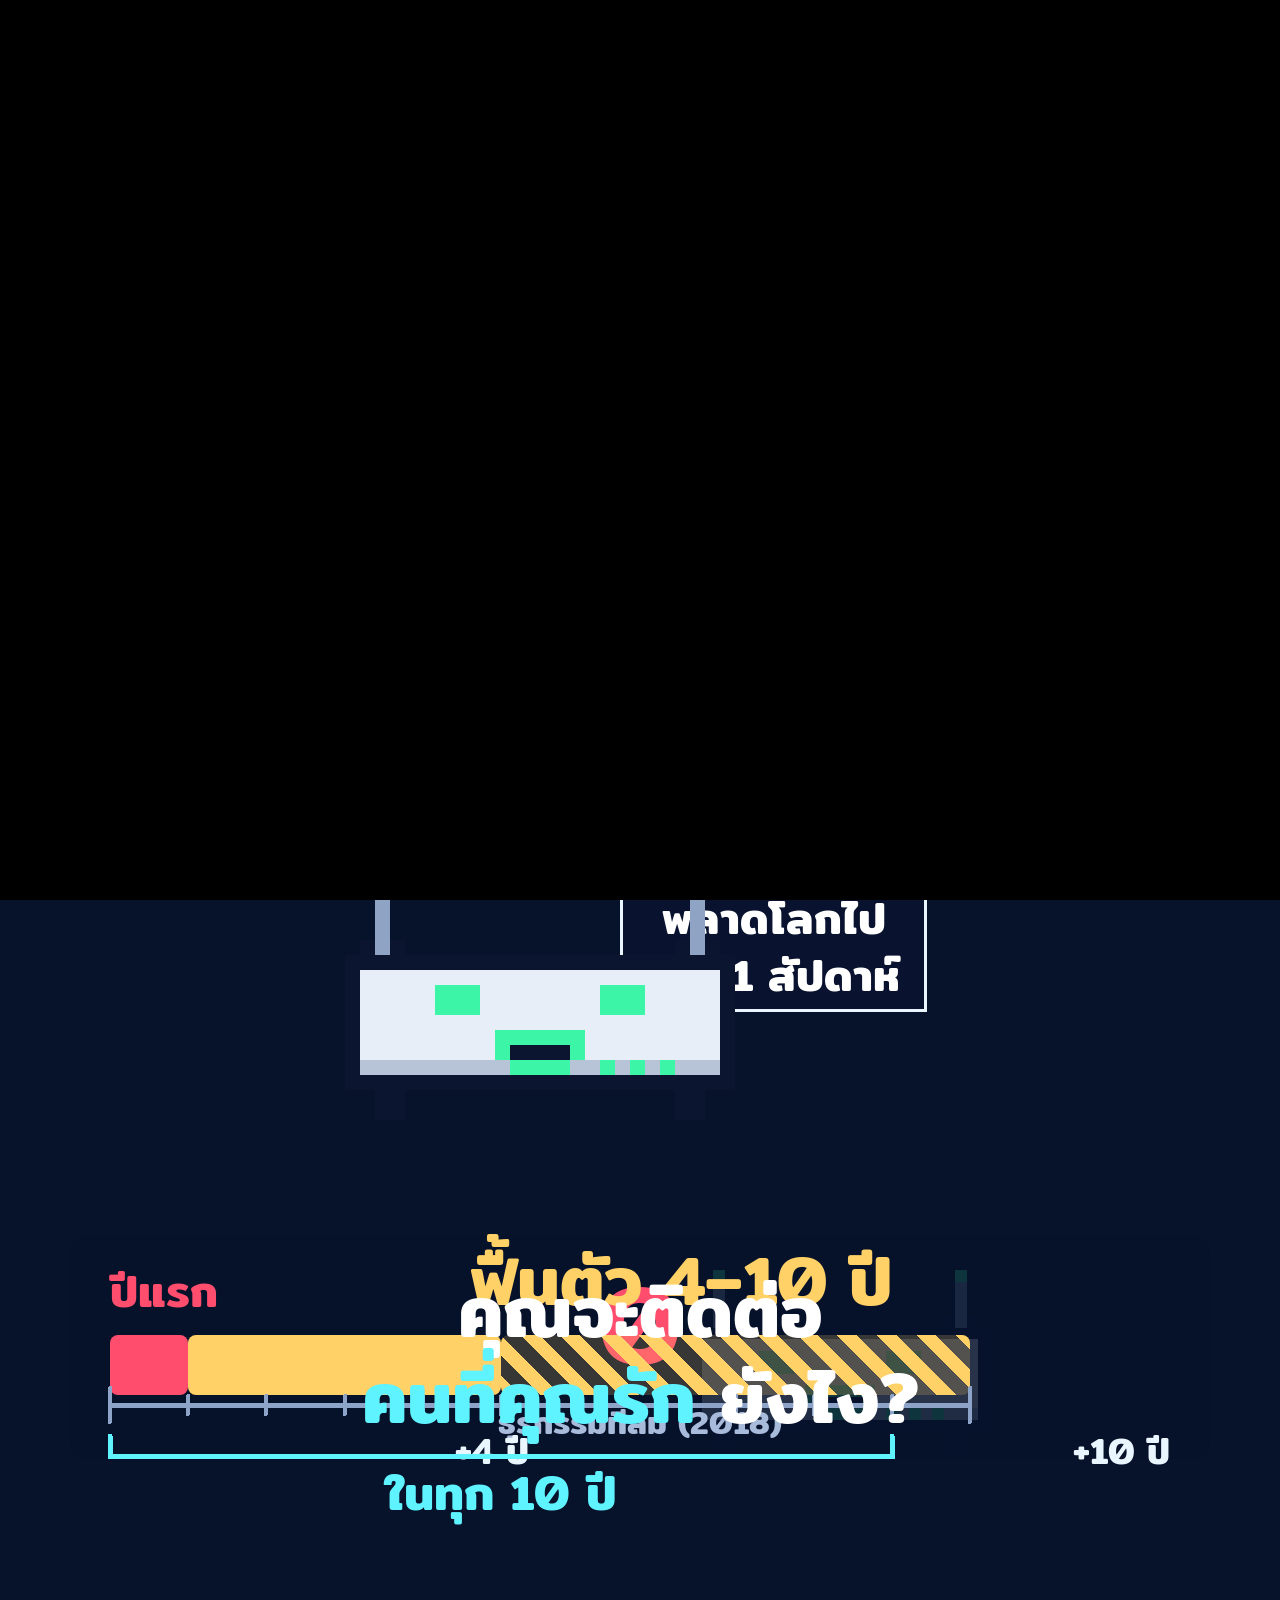
<file: scripts/no-internet-doc-motion/scenes.html>
<!doctype html>
<html lang="th">
<head>
<meta charset="utf-8">
<style>
  /* Mitr ships with the project (fonts/, OFL). */
  @font-face { font-family: "Mitr"; font-weight: 400; src: url(fonts/Mitr-Regular.ttf); }
  @font-face { font-family: "Mitr"; font-weight: 600; src: url(fonts/Mitr-SemiBold.ttf); }

  :root { --navy: #07122b; --cyan: #5ff2ff; --mint: #3df5a6; --pink: #ff4d6d; --dim: #8ea3c8; }
  html, body { margin: 0; width: 100%; height: 100%; overflow: hidden; color: #eaf6ff; font-family: "Mitr", sans-serif; font-weight: 600;
               background: var(--navy); }
  body::before { content: ""; position: absolute; inset: 0;   /* a faint data grid */
                 background: linear-gradient(#5ff2ff10 2px, transparent 2px) 0 0 / 60px 60px,
                             linear-gradient(90deg, #5ff2ff10 2px, transparent 2px) 0 0 / 60px 60px; }
  section { position: absolute; inset: 0; }
  svg { display: block; shape-rendering: crispEdges; overflow: visible; }

  .tag { position: absolute; top: 90px; left: 70px; font-size: 36px; font-weight: 400; color: var(--dim); letter-spacing: 6px; }
  .tag::before { content: ""; display: inline-block; width: 22px; height: 22px; background: var(--pink); margin-right: 18px; }
  .big { position: absolute; top: 200px; left: 60px; right: 60px; font-size: 104px; line-height: 1.1; color: #fff; }
  .big em { font-style: normal; color: var(--cyan); }
  .sub { position: absolute; top: 470px; left: 64px; right: 60px; font-size: 52px; font-weight: 400; color: var(--cyan);
         animation: rise-in .5s ease-out both .4s; }
  .src { position: absolute; top: 1110px; left: 64px; right: 60px; font-size: 30px; font-weight: 400; color: var(--dim); }
  .src::before { content: "▍"; color: var(--pink); }

  /* the glitch on every cut: the frame tears for a fifth of a second */
  section { animation: glitch .22s steps(4) both; }
  @keyframes glitch { 0% { transform: translateX(-24px); filter: hue-rotate(90deg) } 50% { transform: translateX(18px) }
                      100% { transform: none; filter: none } }

  /* cables across the sea: lines with light running along them */
  .cables { position: absolute; left: 0; right: 0; top: 640px; height: 420px; }
  .cable { position: absolute; left: -40px; right: -40px; height: 6px; background: #5ff2ff55; }
  .cable::after { content: ""; position: absolute; top: -4px; width: 90px; height: 14px; background: var(--cyan);
                  box-shadow: 0 0 24px var(--cyan); animation: run 1.6s linear infinite; }
  .cable.slow::after { animation-duration: 2.3s; }
  .cut .cable { background: #ff4d6d55; }
  .cut .cable::after { animation: none; opacity: 0 }
  .gap { position: absolute; top: -40px; width: 120px; height: 90px; background: var(--navy); left: 480px; }
  .stat { position: absolute; left: 64px; right: 60px; top: 640px; font-size: 220px; line-height: 1; color: var(--cyan);
          text-shadow: 0 0 40px #5ff2ff66; }
  .stat small { display: block; font-size: 48px; color: #fff; font-weight: 400; margin-top: 18px; }

  .stage { position: absolute; left: 50%; width: 560px; margin-left: -280px; top: 1180px; transform-origin: 50% 100%;
           animation: pop .5s steps(5) both; }
  .bob { animation: bob 1.4s steps(1) infinite; }
  .shut { animation: blink 3s steps(1) infinite .8s; opacity: 0; }
  .talk { animation: talk .3s steps(1) infinite; }
  .led { animation: wag .5s steps(1) infinite; }

  #caption { position: absolute; left: 60px; right: 60px; bottom: 150px; padding: 24px 32px; background: #0e1f44ee; color: #fff;
             border: 4px solid var(--cyan); text-align: center; font-size: 54px; line-height: 1.42; font-weight: 400; }
  #caption:empty { display: none }

  @keyframes pop     { from { transform: scale(0) } }
  @keyframes rise-in { from { opacity: 0; transform: translateY(40px) } }
  @keyframes bob     { 50% { transform: translateY(-1px) } }
  @keyframes blink   { 0% { opacity: 0 } 92% { opacity: 1 } }
  @keyframes talk    { 0% { opacity: 1 } 50% { opacity: 0 } }
  @keyframes wag     { 0% { opacity: 1 } 50% { opacity: 0 } }
  @keyframes run     { from { left: -100px } to { left: 1180px } }

  /* ---- Bloom impact kit: paste into the page's <style>, after the .stage rule so it wins. ----
     Every move LANDS at --at: seconds from the scene start (default .6s), set inline: style="--at: 1.2s".
     It may use the scene's length: style="--at: calc(var(--scene-dur) - 1.4s)".
     Pair each landing with its sound on the same element: data-sfx="hit@end" (slam, stamp),
     "zip@.18 thud@.86" (jump), "riser sparkle@end" (charge). Only the element's FIRST animation
     times its sounds, which is why each move lists its landing animation first.
     Seek-safe: no timers, no randomness; the renderer sets every frame's time. */

  /* slam: falls in stretched, squashes flat on contact, springs back. On the character's .stage. */
  .slam { animation: slam-fall .38s cubic-bezier(.55, 0, 1, .45) calc(var(--at, .6s) - .38s) both,
                     squash-settle .55s linear var(--at, .6s) forwards; transform-origin: 50% 100%; }
  @keyframes slam-fall { from { transform: translateY(-1500px) scale(.82, 1.3) } to { transform: translateY(0) scale(1.28, .7) } }
  @keyframes squash-settle {
    0%   { transform: scale(1.28, .7);  animation-timing-function: cubic-bezier(.2, .8, .4, 1) }
    30%  { transform: scale(.88, 1.14); animation-timing-function: ease-in-out }
    55%  { transform: scale(1.06, .95); animation-timing-function: ease-in-out }
    78%  { transform: scale(.98, 1.02) }
    100% { transform: none }
  }

  /* jump: crouch (anticipation), stretch on take-off, hang, stretch on the fall, squash on landing.
     Lands at --at; takes off .3s into the move. Sound: data-sfx="zip@.18 thud@.86" with --at = start + .86s. */
  .jump { animation: jump 1s linear calc(var(--at, 1s) - .86s) both; transform-origin: 50% 100%; }
  @keyframes jump {
    0%   { transform: none;                                 animation-timing-function: ease-out }
    18%  { transform: scale(1.2, .8);                       animation-timing-function: cubic-bezier(.3, 0, .2, 1) }
    30%  { transform: translateY(-200px) scale(.84, 1.22);  animation-timing-function: cubic-bezier(.2, .6, .4, 1) }
    52%  { transform: translateY(-330px) scale(1, 1);       animation-timing-function: cubic-bezier(.6, 0, .9, .5) }
    86%  { transform: translateY(0) scale(.88, 1.16);       animation-timing-function: ease-out }
    92%  { transform: scale(1.22, .78);                     animation-timing-function: ease-in-out }
    100% { transform: none }
  }

  /* charge: shivers and gathers for --len (default .8s), then releases big at --at.
     Sound: data-sfx="riser sparkle@end" (the riser spans the charge and stops on the release). */
  .charge { animation: charge var(--len, .8s) linear calc(var(--at, .9s) - var(--len, .8s)) both,
                       release .45s ease-out var(--at, .9s) forwards; transform-origin: 50% 100%; }
  @keyframes charge {
    0%   { transform: none }
    25%  { transform: translateX(-4px) scale(.97, 1.03) }
    50%  { transform: translateX(5px) scale(.95, 1.05) }
    75%  { transform: translateX(-6px) scale(.93, 1.07) }
    100% { transform: translateX(0) scale(.92, 1.08) }
  }
  @keyframes release { 0% { transform: scale(1.16, .88) } 35% { transform: scale(.95, 1.05) } 65% { transform: scale(1.03, .98) } 100% { transform: none } }

  /* stamp: a headline comes down big and lands at --at with a small overshoot. Sound: data-sfx="hit@end" or "pop@end". */
  .stamp { animation: stamp-in .28s cubic-bezier(.6, 0, 1, .6) calc(var(--at, .6s) - .28s) both,
                      stamp-settle .4s ease-out var(--at, .6s) forwards; }
  /* it starts only a little bigger than it lands and doesn't travel, so a full-width headline never leaves the frame
     or rides up into the band above it (bloom-visual-audit) */
  @keyframes stamp-in { from { opacity: 0; transform: scale(1.12) rotate(-1.5deg) } to { opacity: 1; transform: scale(.94) rotate(0) } }
  @keyframes stamp-settle { 0% { transform: scale(.94) } 45% { transform: scale(1.03) } 100% { transform: none } }

  /* shake: the camera takes the hit, decaying in under half a second. On the <section> (captions sit outside it and stay still). */
  .shake { animation: shake .42s linear var(--at, .6s) both; }
  @keyframes shake {
    0% { transform: none } 8% { transform: translate(-26px, 16px) } 20% { transform: translate(22px, -18px) }
    34% { transform: translate(-16px, 10px) } 48% { transform: translate(12px, -8px) } 64% { transform: translate(-6px, 5px) }
    80% { transform: translate(3px, -2px) } 100% { transform: none }
  }

  /* flash: two or three white frames on the hit. <i class="flash" style="--at: 1s"></i>, last in the section. */
  .flash { position: absolute; inset: 0; background: #fff; opacity: 0; pointer-events: none;
           animation: flash .2s steps(3) var(--at, .6s) forwards; }
  @keyframes flash { from { opacity: .6 } to { opacity: 0 } }

  /* burst: pixel debris flying out of the impact point. <div class="burst" style="--at: 1s; --x: 540px; --y: 1500px; --c: #ff8fab"
     data-n="10" data-r="260"></div>; the page script fills it (see fillBursts in the template). */
  .burst { position: absolute; left: var(--x, 50%); top: var(--y, 50%); width: 0; height: 0; }
  .burst i { position: absolute; left: -16px; top: -16px; width: 32px; height: 32px; background: var(--c, #fff); opacity: 0;
             animation: burst .6s cubic-bezier(.15, .8, .3, 1) var(--at, .6s) forwards; }
  @keyframes burst { 0% { opacity: 1; translate: 0 0; scale: 1 } 60% { opacity: 1 } 100% { opacity: 0; translate: var(--dx) var(--dy); scale: .4 } }

  /* The mouth follows the voice: Bloom sets html[data-mouth] on every frame (0 shut, 1 half, 2 open).
     Without it (peek.py, a plain browser) .talk keeps looping. Draw a .talk-half layer for the in-between. */
  html[data-mouth] .talk { animation: none; opacity: 0 }
  .talk-half { opacity: 0 }
  html[data-mouth="2"] .talk, html[data-mouth="1"] .talk-half { opacity: 1 }

  /* Breathing with the words: the sprite swells a few percent on loud syllables (--voice, 0..1). */
  .voice-pulse { transform-origin: 50% 100%; transform: scale(calc(1 + var(--voice, 0) * .03), calc(1 + var(--voice, 0) * .05)); }

  /* Faces: data-face="wow joy" on the .stage lets those face layers show, each in its own window:
     --wow-at / --wow-end, --joy-at / --joy-end (seconds from the scene start; default the whole scene).
     Draw each face as overlay layers with class "face face-joy" etc., painted after the eyes and mouth. */
  .face { display: none }
  [data-face~="joy"] .face-joy, [data-face~="wow"] .face-wow, [data-face~="sad"] .face-sad { display: inline; opacity: 0 }
  [data-face~="joy"] .face-joy { animation: face-on 1ms linear var(--joy-at, 0s) forwards, face-off 1ms linear var(--joy-end, 999s) forwards }
  [data-face~="wow"] .face-wow { animation: face-on 1ms linear var(--wow-at, 0s) forwards, face-off 1ms linear var(--wow-end, 999s) forwards }
  [data-face~="sad"] .face-sad { animation: face-on 1ms linear var(--sad-at, 0s) forwards, face-off 1ms linear var(--sad-end, 999s) forwards }
  @keyframes face-on { to { opacity: 1 } }
  @keyframes face-off { from, to { opacity: 0 } }

  /* ---- Bloom scenario props: the story acted out, not just said. Paste into the page's <style>
     (after the impact kit), and props.js into its <script>. Each prop shows one event happening:
     a BEFORE state, the TRIGGER, and the RESULT, landing at --at (seconds from the scene start).
     Colours follow the page: set --p-ink, --p-paper, --p-screen, --p-bad, --p-good, --p-accent on :root.
     Every prop is placed by its own inline left/top/width (it scales with --s, default 1).
     Seek-safe: CSS keyframes and window.bloomSeek only. ---- */

  :root { --p-ink: #1d1b2b; --p-paper: #ffffff; --p-screen: #f4f7ff; --p-bad: #e8435a; --p-good: #2dbb78; --p-accent: #3b7dd8; }
  .prop { position: absolute; transform-origin: 50% 50%; }
  .prop .lbl { position: absolute; left: 0; right: 0; text-align: center; font-size: 40px; line-height: 1.25; color: var(--p-ink); }
  @keyframes p-show { from, to { opacity: 1 } }
  @keyframes p-hide { from, to { opacity: 0 } }
  @keyframes p-in   { from { opacity: 0; transform: scale(.4) } 70% { opacity: 1; transform: scale(1.08) } to { opacity: 1; transform: none } }
  @keyframes p-nope { 0%, 100% { transform: none } 20% { transform: translateX(-18px) rotate(-2deg) } 40% { transform: translateX(16px) rotate(2deg) }
                      60% { transform: translateX(-10px) } 80% { transform: translateX(6px) } }
  @keyframes p-spin { to { transform: rotate(360deg) } }

  /* phone paying by QR: the scan line sweeps, a spinner turns, then the result (data-ok for success) */
  .qr { width: 360px; height: 640px; }
  .qr .body { position: absolute; inset: 0; background: var(--p-ink); border-radius: 46px; padding: 22px;
              animation: p-nope .45s linear var(--at, 2s) both; }
  .qr .screen { position: relative; height: 100%; background: var(--p-screen); border-radius: 28px; overflow: hidden; }
  .qr .head { position: absolute; top: 30px; left: 0; right: 0; text-align: center; font-size: 40px; color: var(--p-ink); }
  .qr .code { position: absolute; left: 50%; top: 120px; width: 230px; height: 230px; margin-left: -115px; display: grid;
              grid-template-columns: repeat(21, 1fr); background: #fff; padding: 10px; box-shadow: 0 0 0 4px var(--p-ink); }
  .qr .code i { background: var(--p-ink); }
  .qr .code i.o { background: transparent; }
  .qr .scan { position: absolute; left: 50%; width: 270px; margin-left: -135px; top: 110px; height: 8px; background: var(--p-good);
              box-shadow: 0 0 18px var(--p-good); opacity: 0;
              animation: p-show 1ms linear var(--t0, .4s) forwards, qr-scan .8s ease-in-out var(--t0, .4s) infinite alternate,
                         p-hide 1ms linear calc(var(--at, 2s) - .8s) forwards; }
  @keyframes qr-scan { from { transform: translateY(0) } to { transform: translateY(250px) } }
  .qr .amt { position: absolute; top: 400px; left: 0; right: 0; text-align: center; font-size: 56px; color: var(--p-ink); }
  .qr .head, .qr .code, .qr .amt { animation: p-hide 1ms linear var(--at, 2s) forwards; }  /* the result replaces the screen */
  .qr .spin { position: absolute; left: 50%; top: 480px; width: 70px; height: 70px; margin-left: -35px; border-radius: 50%;
              border: 10px solid #0002; border-top-color: var(--p-accent); opacity: 0;
              animation: p-show 1ms linear calc(var(--at, 2s) - .8s) forwards, p-spin .5s steps(8) infinite,
                         p-hide 1ms linear var(--at, 2s) forwards; }
  .qr .res { position: absolute; inset: 0; background: var(--p-bad); color: #fff; display: flex; flex-direction: column;
             align-items: center; justify-content: center; text-align: center; opacity: 0;
             animation: p-in .35s ease-out var(--at, 2s) both; }
  .qr[data-ok] .res { background: var(--p-good); }
  .qr[data-ok] .body { animation: none; }
  .qr .res b { font-size: 150px; line-height: 1.15; margin-bottom: 12px; }
  .qr .res span { font-size: 46px; line-height: 1.3; padding: 0 20px; }
  .qr .res small { font-size: 36px; line-height: 1.3; opacity: .9; margin-top: 18px; padding: 0 24px; }

  /* card terminal: the card goes in, "connecting…", then DECLINED */
  .pos { width: 380px; height: 560px; }
  .pos .card { position: absolute; left: 70px; top: -40px; width: 240px; height: 150px; border-radius: 18px;
               background: linear-gradient(135deg, var(--p-accent), #7a5cff); box-shadow: inset 0 -30px 0 #0003;
               animation: pos-card .5s ease-out var(--t0, .4s) both; }
  @keyframes pos-card { from { transform: translateY(-260px); opacity: 0 } to { transform: none; opacity: 1 } }
  .pos .body { position: absolute; left: 0; right: 0; top: 70px; bottom: 0; background: var(--p-ink); border-radius: 36px; padding: 28px;
               animation: p-nope .45s linear var(--at, 2s) both; }
  .pos .screen { position: relative; height: 230px; background: #c9f2dc; border-radius: 12px; font-size: 40px; color: #13331f;
                 display: flex; align-items: center; justify-content: center; text-align: center; padding: 0 14px; }
  .pos .screen .wait { animation: pos-blink .5s steps(1) infinite, p-hide 1ms linear var(--at, 2s) forwards; }  /* the hide last, so it wins */
  @keyframes pos-blink { 50% { opacity: .3 } }
  .pos .screen .no { position: absolute; inset: 0; background: var(--p-bad); color: #fff; border-radius: 12px; display: flex;
                     flex-direction: column; align-items: center; justify-content: center; opacity: 0; animation: p-in .3s ease-out var(--at, 2s) both; }
  .pos .screen .no b { font-size: 56px; line-height: 1.2; margin-bottom: 6px; }
  .pos .screen .no span { font-size: 40px; }
  .pos .keys { display: grid; grid-template-columns: repeat(3, 1fr); gap: 16px; margin-top: 26px; }
  .pos .keys i { height: 46px; background: #ffffff22; border-radius: 10px; }

  /* chat: a message that never leaves — clock, then red "!" */
  .chat { width: 820px; height: 420px; }
  .chat .msg { position: absolute; right: 0; max-width: 640px; padding: 22px 30px; border-radius: 34px 34px 8px 34px; font-size: 44px;
               background: var(--p-accent); color: #fff; opacity: 0; }
  .chat .msg i { font-style: normal; font-size: 30px; opacity: .85; margin-left: 16px; }
  .chat .m1 { top: 0; animation: p-in .3s ease-out var(--t0, .4s) both; }
  .chat .m2 { top: 150px; animation: p-in .3s ease-out calc(var(--t0, .4s) + .7s) both; }
  .chat .m2.fail { background: #9aa3b5; animation: p-in .3s ease-out calc(var(--t0, .4s) + .7s) both, chat-fail 1ms linear var(--at, 2s) forwards; }
  @keyframes chat-fail { to { background: var(--p-bad) } }
  .chat .clock { animation: p-hide 1ms linear var(--at, 2s) forwards; }
  .chat .bang { position: absolute; left: -100px; top: 50%; width: 70px; height: 70px; margin-top: -35px; border-radius: 50%;
                background: var(--p-bad); color: #fff; font-size: 52px; line-height: 70px; text-align: center; opacity: 0;
                animation: p-in .3s ease-out var(--at, 2s) both; }
  .chat .note { position: absolute; right: 0; top: 290px; font-size: 36px; color: var(--p-bad); opacity: 0;
                animation: p-in .3s ease-out calc(var(--at, 2s) + .15s) both; }

  /* the sea floor: a cable with light running in it; at --at it breaks (data-ship: the repair ship sails in) */
  .sea { width: 1000px; height: 520px; overflow: hidden; border-radius: 30px;
         background: linear-gradient(#3aa7d8 0 22%, #1f6fa8 22%, #0e3f6e 70%, #0a2c4f); }
  .sea .wave { position: absolute; left: -40px; right: -40px; top: 100px; height: 16px; background: #ffffff55; border-radius: 8px; }
  .sea .floor { position: absolute; left: 0; right: 0; bottom: 0; height: 90px; background: #c9a46a; box-shadow: inset 0 14px 0 #a8834c; }
  .sea .wire { position: absolute; left: -20px; right: -20px; bottom: 96px; height: 14px; background: #222c3a; }
  .sea .wire::after { content: ""; position: absolute; top: 3px; width: 120px; height: 8px; background: #7ff6ff; box-shadow: 0 0 20px #7ff6ff;
                      animation: sea-run 1.1s linear infinite, p-hide 1ms linear var(--at, 2s) forwards; }
  @keyframes sea-run { from { left: -140px } to { left: 1040px } }
  .sea .cut { position: absolute; left: 460px; bottom: 80px; width: 80px; height: 50px; background: #0a2c4f; opacity: 0;
              animation: p-show 1ms linear var(--at, 2s) forwards; }
  .sea .cut::before, .sea .cut::after { content: ""; position: absolute; top: 16px; width: 26px; height: 14px; background: var(--p-bad); }
  .sea .cut::before { left: -8px } .sea .cut::after { right: -8px }
  .sea .ship { position: absolute; top: 34px; left: 1040px; width: 230px; height: 90px;
               animation: sea-ship var(--ship-len, 2s) ease-out var(--ship-at, 3s) both; }
  .sea .ship::before { content: ""; position: absolute; left: 0; right: 0; bottom: 0; height: 48px; background: #f0f0f0;
                       clip-path: polygon(0 0, 100% 0, 88% 100%, 8% 100%); box-shadow: inset 0 -14px 0 var(--p-bad); }
  .sea .ship::after { content: ""; position: absolute; left: 70px; bottom: 46px; width: 90px; height: 44px; background: #fff;
                      box-shadow: inset 0 -10px 0 #d9d9d9; }
  @keyframes sea-ship { from { left: 1040px } to { left: 385px } }
  .sea .sea-tag { position: absolute; left: 24px; bottom: 20px; right: 24px; font-size: 34px; letter-spacing: 0; color: #3a2a12; }  /* on the sea floor: the ship sails on the surface */

  /* sun and Earth: a blast leaves the sun and hits Earth at --at (data-miss: it crosses Earth's orbit behind it) */
  .sun { width: 1000px; height: 460px; }
  .sun .star { position: absolute; left: -120px; top: 50%; width: 300px; height: 300px; margin-top: -150px; border-radius: 50%;
               background: radial-gradient(#fff6a8, #ffb300 55%, #ff6a00); box-shadow: 0 0 80px #ffb300; }
  .sun .blast { position: absolute; left: 120px; top: 50%; width: 120px; height: 120px; margin-top: -60px; border-radius: 50%;
                background: radial-gradient(#fff9, #ff8a00aa 60%, transparent 70%); opacity: 0;
                animation: sun-fly calc(var(--at, 2s) - var(--t0, .4s)) cubic-bezier(.4, 0, .9, .6) var(--t0, .4s) both; }
  @keyframes sun-fly { from { opacity: 1; transform: translateX(0) scale(.6) } to { opacity: 1; transform: translateX(640px) scale(2.2) } }
  .sun[data-miss] .blast { animation-name: sun-miss; }
  @keyframes sun-miss { from { opacity: 1; transform: translate(0, 0) scale(.6) } to { opacity: .2; transform: translate(900px, -170px) scale(2.4) } }
  .sun .earth { position: absolute; right: 60px; top: 50%; width: 170px; height: 170px; margin-top: -85px; border-radius: 50%;
                background: radial-gradient(circle at 35% 35%, #7fd3ff, #2a7bd8 60%, #1b4f9a); }
  .sun .earth::after { content: ""; position: absolute; inset: -26px; border-radius: 50%; border: 12px solid #6dffb0; opacity: 0;
                       animation: p-in .4s ease-out var(--at, 2s) both, sun-glow .5s steps(2) calc(var(--at, 2s) + .4s) infinite; }
  .sun[data-miss] .earth::after { animation: none; }
  @keyframes sun-glow { 50% { border-color: #ff6dd4 } }
  .sun .lbl { bottom: -70px; }

  /* a tear-off calendar counting days (props.js counts; data-from, data-to, data-t0, data-at in seconds) */
  .cal { width: 300px; height: 330px; }
  .cal .pad { position: absolute; inset: 0; background: #fff; border-radius: 22px; box-shadow: 0 12px 0 #0002, 0 0 0 6px var(--p-ink); overflow: hidden; }
  .cal .top { height: 82px; background: var(--p-bad); color: #fff; font-size: 44px; line-height: 82px; text-align: center; white-space: nowrap; overflow: hidden; }
  .cal .num { font-size: 150px; line-height: 220px; text-align: center; color: var(--p-ink); }

  /* a number counting up (props.js; data-to, data-from, data-dec, data-pre, data-suf, data-t0, data-at) */
  .count { font-size: 120px; line-height: 1.15; white-space: nowrap; color: var(--p-ink); }
  .count .v { display: block; }
  .count small { display: block; font-size: 38px; line-height: 1.3; margin: 14px auto 0; }

  /* a place that goes offline: an island, its signal, then a cross */
  .offline { width: 520px; height: 420px; }
  .offline .land { position: absolute; left: 90px; bottom: 40px; width: 340px; height: 130px; background: #5cbf6a; border-radius: 50% 50% 40% 40%;
                   box-shadow: 0 18px 0 #e8d29a; }
  .offline .wifi { position: absolute; left: 50%; top: 0; width: 180px; height: 180px; margin-left: -90px; }
  .offline .wifi i { position: absolute; left: 50%; bottom: 0; border: 16px solid var(--p-good); border-color: var(--p-good) transparent transparent;
                     border-radius: 50%; transform: translateX(-50%); animation: off-dim 1ms linear var(--at, 2s) forwards; }
  .offline .wifi i:nth-child(1) { width: 180px; height: 180px; bottom: -90px }
  .offline .wifi i:nth-child(2) { width: 110px; height: 110px; bottom: -55px }
  .offline .wifi i:nth-child(3) { width: 40px; height: 40px; bottom: -20px }
  @keyframes off-dim { to { border-top-color: #9aa3b5 } }
  .offline .x { position: absolute; left: 50%; top: 20px; margin-left: -80px; width: 160px; height: 160px; color: var(--p-bad);
                font-size: 200px; line-height: 160px; text-align: center; opacity: 0; animation: p-in .35s ease-out var(--at, 2s) both; }
  .offline .lbl { bottom: -60px; }

  /* a range on a bar: the band fills between data-lo and data-hi of data-max at --at */
  .odds { width: 900px; height: 240px; }
  .odds .track { position: absolute; left: 0; right: 0; top: 90px; height: 70px; background: #ffffff33; border-radius: 35px;
                 box-shadow: inset 0 0 0 6px var(--p-ink); overflow: hidden; }
  .odds .band { position: absolute; top: 0; bottom: 0; background: var(--p-bad); transform-origin: 0 50%;
                animation: odds-fill .9s cubic-bezier(.2, .8, .3, 1) var(--at, 2s) both; }
  @keyframes odds-fill { from { transform: scaleX(0) } }
  .odds .tick { position: absolute; top: 0; font-size: 44px; transform: translateX(-50%); color: var(--p-ink); }
  .odds .lbl { top: 180px; }

  /* icons as files (bloom-visual/scripts/icons.py): <img class="icon" src="icons/x.svg" style="left:..; top:..; width:..; --at: 2s"> */
  .icon { position: absolute; opacity: 0; animation: p-in .35s cubic-bezier(.2, .8, .3, 1) var(--at, 0s) both; }
  .qr .head img { height: 46px; vertical-align: -10px; margin-right: 10px; }
  .offline .globe { position: absolute; left: 160px; bottom: 0; width: 200px; }  /* below the signal, not under it */
  .offline[data-icon] .land { display: none; }
  .sun .hiticon { position: absolute; right: 70px; top: 50%; width: 150px; margin-top: -170px; opacity: 0;
                  animation: p-in .35s ease-out calc(var(--at, 2s) + .1s) both; }
  .sea .volc { position: absolute; left: 330px; bottom: 70px; width: 170px; opacity: 0;
               animation: p-in .4s ease-out calc(var(--at, 2s) - .9s) both, sea-erupt .12s steps(2) calc(var(--at, 2s) - .5s) 6; }
  @keyframes sea-erupt { 50% { translate: 6px -4px } }

  /* doc grid: title 190, source 275, prop 340–1080, router 1110, captions 1600. No background grid or glow everywhere:
     flat deep navy; light only in the cables, where data flows. */
  body::before { content: none; }
  .stat { text-shadow: none; }
  .tag { display: none; }
  .title { position: absolute; top: 190px; left: 70px; right: 120px; font-size: 58px; line-height: 1.2; color: #fff; }
  .title::before { content: ""; display: inline-block; width: 26px; height: 26px; background: var(--pink); margin-right: 20px; vertical-align: 6px; }
  .src { top: 275px; left: 70px; right: 120px; font-size: 30px; }
  .big { top: 190px; left: 70px; right: 70px; font-size: 96px; }
  .stage { top: 1080px; width: 520px; margin-left: -260px; }
  .stage.small { width: 440px; margin-left: -220px; top: 1110px; }
  :root { --p-ink: #0b1530; --p-screen: #eef3fb; --p-bad: #ff4d6d; --p-good: #3df5a6; --p-accent: #3b7dd8; }
  .prop .lbl, .odds .tick { color: #eaf6ff; }
  .prop.count { color: #fff; }
  .prop.count small { color: #a9bbdb; font-size: 32px; white-space: normal; }
  .chat .msg { font-size: 48px; }
  /* a repeater on the cable: it fails (turns red, blinks) at --at */
  .repeater { position: absolute; width: 48px; height: 30px; background: #3df5a6; border: 6px solid #0b1530; border-radius: 6px;
              animation: rep-fail 1ms linear var(--at, 2s) forwards, rep-blink .3s steps(1) var(--at, 2s) infinite; }
  @keyframes rep-fail { to { background: #ff4d6d } }
  @keyframes rep-blink { 50% { opacity: .35 } }
  .qr .body, .pos .body { box-shadow: 0 0 0 5px #3b5384; }  /* a device edge that reads on deep navy */

/* ---- Bloom motion kit: paste into the page's <style> after impact.css and props.css (if used).
   Every move starts at --at (seconds from the scene start, default .3s) and staggers on --i, which
   motion.js sets for [data-split] and [data-stagger]. Each class sets `animation`, so ONE moving class
   per element: to combine (an entrance and an exit, a cut and a slam), nest elements, a wrapper per move.
   Nested moves add up, and these use translate / scale / rotate, which also add to a `transform`.
   Seek-safe: keyframes only; the renderer sets every frame's time.

   Set the motion language once, on :root, and use the tokens everywhere (bloom-motion, section 1). */
:root {
  --e-out: cubic-bezier(.16, 1, .3, 1);     /* arrivals: fast then settle (expo out) */
  --e-in: cubic-bezier(.7, 0, .84, 0);      /* departures: leave accelerating */
  --e-move: cubic-bezier(.65, 0, .35, 1);   /* a thing or the camera going from A to B */
  --e-pop: cubic-bezier(.34, 1.56, .64, 1); /* one overshoot: playful only, never on numbers */
  --u: .4s;                                 /* the base unit: durations are multiples of it */
  --stagger: 70ms;                          /* words 40-70 ms, lines 60-100, chars 20-40 */
}

/* ---- text. Thai stacks marks above (่ ้ ๊ ั ี) and below (ุ ู) the line: the mask gets room on both
   sides, and the line starts far enough down that its tone marks are hidden too. */
.rise { display: block; overflow: hidden; padding: .35em 0 .25em; margin: -.35em 0 -.25em; }  /* one line per .rise */
.rise > * { display: block; animation: m-rise calc(var(--u) * 1.5) var(--e-out) calc(var(--at, .3s) + var(--i, 0) * 90ms) both; }
@keyframes m-rise { from { translate: 0 165% } }

.words .w, .chars .c { display: inline-block; white-space: pre;
  animation: m-word calc(var(--u) * 1.25) var(--e-out) calc(var(--at, .3s) + var(--i, 0) * var(--stagger)) both; }
@keyframes m-word { from { opacity: 0; translate: 0 .45em } }
.words.pop .w { animation: m-wpop .26s var(--e-pop) calc(var(--at, .3s) + var(--i, 0) * var(--stagger)) both; }
@keyframes m-wpop { from { opacity: 0; translate: 0 .18em; scale: .7 } }

.wipe { animation: m-wipe calc(var(--u) * 1.5) var(--e-out) var(--at, .3s) both; }
@keyframes m-wipe { from { clip-path: inset(-.3em 100% -.3em 0) } to { clip-path: inset(-.3em 0 -.3em 0) } }

.blurin { animation: m-blur calc(var(--u) * 1.75) var(--e-out) var(--at, .3s) both; }  /* costly: one per frame */
@keyframes m-blur { from { opacity: 0; filter: blur(12px) } }

/* a word that lands: give it its own colour and a small scale, on the beat the voice says it */
.hit-word { display: inline-block; animation: m-hitw .3s var(--e-out) var(--at, 1s) both; }
@keyframes m-hitw { 0% { color: inherit; scale: 1 } 40% { scale: 1.12 } 100% { color: var(--accent, #ffd166); scale: 1 } }

/* ---- lines that draw. Put pathLength="1" on each <path>, so every path takes the same dash numbers. */
.draw, .draw path, .draw line, .draw polyline, .draw circle { stroke-dasharray: 1; stroke-dashoffset: 1;
  animation: m-draw var(--len, .9s) var(--e-move) calc(var(--at, .3s) + var(--i, 0) * .12s) both; }
.draw.hand, .draw.hand * { animation-timing-function: linear; }  /* a steady hand: eased long strokes lurch */
@keyframes m-draw { to { stroke-dashoffset: 0 } }
.fill-after { animation: m-fade var(--u) ease-out calc(var(--at, .3s) + var(--len, .9s)) both; }  /* outline first, then the fill */
@keyframes m-fade { from { opacity: 0 } }

.flow { stroke-dasharray: 8 8; animation: m-flow .6s linear infinite; }  /* data moving along a line */
@keyframes m-flow { to { stroke-dashoffset: -16 } }

/* something travelling a path: style="--path: path('M0 0 C 300 -200 600 -200 900 0')" */
.along { offset-path: var(--path); offset-rotate: var(--turn, 0deg); offset-distance: 0%;
  animation: m-along var(--len, 1.4s) var(--e-move) var(--at, .3s) both; }
.along.turns { --turn: auto; }
@keyframes m-along { to { offset-distance: 100% } }

/* ---- the camera on one element (a world, a stage). For several moves in a scene use motion.js data-cam. */
.push-in { transform-origin: var(--fx, 50%) var(--fy, 45%); animation: m-push var(--len, 1.6s) var(--e-move) var(--at, 0s) both; }
@keyframes m-push { to { scale: var(--k, 1.12) } }
.pull-out { transform-origin: var(--fx, 50%) var(--fy, 45%); animation: m-pull var(--len, 1.8s) var(--e-move) var(--at, 0s) both; }
@keyframes m-pull { from { scale: var(--k, 1.15) } }
.drift { animation: m-drift calc(var(--scene-dur, 8s) + 1s) linear both; }  /* a slow pan across the whole scene */
@keyframes m-drift { from { translate: calc(var(--dx, 40px) * -1) 0 } to { translate: var(--dx, 40px) 0 } }

/* ---- cuts. The way in on the scene's wrapper, the way out on a wrapper inside it:
   <section data-scene="x"><div class="in-whip"><div class="out-push" style="--fx: 50%; --fy: 30%">…
   A hard cut needs none of them; pick one family for the video and one accent for the turn (bloom-motion, section 4). */
.in-whip  { animation: m-whip-in .28s var(--e-out) both; }
.out-whip { animation: m-whip-out .28s var(--e-in) calc(var(--scene-dur) - .28s) both; }
@keyframes m-whip-in  { from { translate: 100% 0; filter: blur(14px) } }
@keyframes m-whip-out { to   { translate: -100% 0; filter: blur(14px) } }
.in-push  { animation: m-push-in .4s var(--e-out) both; }             /* we fly into the new scene */
.out-push { transform-origin: var(--fx, 50%) var(--fy, 45%); animation: m-push-out .35s var(--e-in) calc(var(--scene-dur) - .35s) both; }
@keyframes m-push-in  { from { scale: 1.25; opacity: 0 } }
@keyframes m-push-out { to   { scale: 2.4; opacity: 0 } }             /* into the screen, the window, the eye */
.in-dip  { animation: m-fade .35s ease-out both; }                     /* time passing: a chapter break */
.out-dip { animation: m-dip .35s ease-in calc(var(--scene-dur) - .35s) both; }
@keyframes m-dip { to { opacity: 0 } }

/* ---- texture: hand-drawn boil, re-drawn every 4 frames (every frame reads as noise) */
.boil { animation: m-boil .4s steps(1) infinite; }
@keyframes m-boil { 0% { translate: 0 0; rotate: 0deg } 33% { translate: .6px -.5px; rotate: .25deg } 66% { translate: -.5px .4px; rotate: -.2deg } }
/* ---- endings: every video ends on a hook (bloom-story-structure, "End on a hook"; bloom-motion section 3).
   Full-frame layers, last inside the final scene's section. Time them with --at (and --len for a fade).
   .end-cut   black at once on the reveal: data-sfx="hit cut" (or "sting cut"); the music stops dead with it
   .end-fade  black over --len: data-sfx="fade"; the music fades over the same span
   .tease     the next part glimpsed but never resolved: it rises as a dark, soft silhouette and stays one
              (set it against light: a glow, a lit doorway, a bright sky, or it disappears into a dark page)
   .peek      the next part through a slit that opens a little and stops */
.end-cut, .end-fade { position: absolute; inset: 0; z-index: 90; background: var(--end, #000); opacity: 0; pointer-events: none; }
.end-cut  { animation: m-end .001s steps(1, start) var(--at, 1s) forwards;  /* black on the very frame of --at, with its sound */ }
.end-fade { animation: m-end var(--len, .9s) ease-in var(--at, 1s) forwards; }
@keyframes m-end { to { opacity: 1 } }
.tease { animation: m-tease var(--len, 1.4s) var(--e-out) var(--at, .3s) both; }
@keyframes m-tease { from { opacity: 0; scale: .92; filter: brightness(0) blur(18px) } to { opacity: 1; scale: 1; filter: brightness(.14) blur(4px) } }
.peek { animation: m-peek var(--len, 1.2s) var(--e-move) var(--at, .3s) both; }
@keyframes m-peek { from { clip-path: inset(50% 0 50% 0) } to { clip-path: inset(36% 0 36% 0) } }

/* ==== The animated rework (bloom-motion). Motion language: calm documentary — unit .6 s, arrivals ease out (--e-out),
   departures ease in (--e-in), the camera and travelling things in-out (--e-move), no overshoot on facts or numbers.
   One cut family: the page's glitch tear on every section; inside a scene, a zoom-through for "going in".
   Every scene: a world bigger than the frame under a data-cam camera, the header band (title 190 + source 275) in
   screen space on top, text that must be read in screen space too. ==== */
:root { --u: .6s; --stagger: 110ms; }
.world, .layer { position: absolute; left: 0; top: 0; width: 1080px; height: 1920px; }
.world svg, .ov svg { shape-rendering: geometricPrecision; }
.a { position: absolute; }
.fill { position: absolute; inset: 0; }
.shot { position: absolute; inset: 0; overflow: hidden; }
/* a shot on screen between --in and --out (hard cuts inside a scene) */
.win { opacity: 0; animation: p-show 1ms linear var(--in, 0s) forwards, p-hide 1ms linear var(--out, 999s) forwards; }
/* a shot on screen except between --out and --in (a cutaway and back) */
.gap-win { animation: p-hide 1ms linear var(--out) forwards, p-show 1ms linear var(--in) forwards; }
.sh-in { animation: sh-in calc(var(--u) * .75) var(--e-out) var(--in, 0s) both; }
@keyframes sh-in { from { opacity: 0; scale: 1.25 } }
.sh-thru { transform-origin: var(--fx, 50%) var(--fy, 50%); animation: sh-thru .45s var(--e-in) var(--out, 999s) forwards; }
@keyframes sh-thru { to { opacity: 0; scale: 2.6 } }
.sh-fade { animation: mo-out .4s var(--e-in) var(--out, 999s) forwards; }
.fade-up { animation: mo-up var(--u) var(--e-out) var(--at, .3s) both; }
@keyframes mo-up { from { opacity: 0; translate: 0 30px } }
.fade-in { animation: mo-in var(--len, var(--u)) var(--e-out) var(--at, .3s) both; }
@keyframes mo-in { from { opacity: 0 } }
.fade-out { animation: mo-out var(--len, .4s) var(--e-in) var(--at, 999s) forwards; }
@keyframes mo-out { to { opacity: 0 } }
.leave { animation: mo-leave .4s var(--e-in) var(--at, 999s) forwards; }
@keyframes mo-leave { to { opacity: 0; translate: 0 -40px } }
.pop-in { animation: mo-pop calc(var(--u) * .6) var(--e-out) var(--at, .3s) both; }
@keyframes mo-pop { from { opacity: 0; scale: .5 } }
.grow-x { transform-origin: 0 50%; animation: mo-grow var(--len, var(--u)) var(--e-out) var(--at, .3s) both; }
@keyframes mo-grow { from { scale: 0 1 } }
.gflow { stroke-dasharray: 3 9; animation: gflow .6s linear infinite; }
@keyframes gflow { to { stroke-dashoffset: -12 } }
.stars { background: radial-gradient(circle, #cfe3ffaa 0 2px, transparent 3px) 0 0 / 190px 170px,
                     radial-gradient(circle, #cfe3ff55 0 1.5px, transparent 2.5px) 80px 60px / 130px 230px; }

/* ---- the header band: identical in every scene. The title rises, the source wipes in; a scrim keeps it on navy. */
.hd { position: absolute; left: 0; right: 0; top: 0; height: 450px;
      background: linear-gradient(#07122b 0, #07122bf2 260px, #07122ba8 360px, #07122b00 450px); }
.hd .title::before { display: none; }
/* data-audit="collide" on each title: until it rises, the line waits below its mask (.rise, overflow hidden), so its box
   overlaps the source line while it is clipped and unseen; the audit measures boxes, not the mask */
.hd .title .rise > span::before { content: ""; display: inline-block; width: 26px; height: 26px; background: var(--pink); margin-right: 20px; vertical-align: 6px; }
.hd .src .hit-word { --accent: var(--cyan); }

/* ---- screen-space text */
.ov { position: absolute; }
.callout { left: 0; right: 0; text-align: center; font-size: 60px; line-height: 1.25; color: #fff; }
.callout.bad { color: var(--pink); }
.pill { position: absolute; padding: 6px 24px; background: #0b1530e6; border: 3px solid #eaf6ff; font-size: 44px; line-height: 1.3; color: #fff; white-space: nowrap; }
.pill.bad { border-color: var(--pink); color: var(--pink); }
.yr { position: absolute; font-size: 140px; line-height: 1.15; color: var(--cyan); font-variant-numeric: tabular-nums; }
.prop.count { font-variant-numeric: tabular-nums; }

/* ---- the router, a character in each world */
.rt { position: absolute; }
.rt svg { display: block; width: 100%; height: auto; }
/* a small hop (hello, relief): crouch, lift, lands at --at. Calm: 46 px, no overshoot past rest. */
.hop { transform-origin: 50% 100%; animation: hop .7s var(--e-move) calc(var(--at, 1s) - .5s) both; }
@keyframes hop { 0% { transform: none } 20% { transform: scale(1.05, .95) } 50% { transform: translateY(-46px) scale(.98, 1.02) }
                 71% { transform: scale(1.04, .96) } 100% { transform: none } }
.ledoff rect { animation: ledoff .2s steps(2) var(--off, 999s) forwards; }
@keyframes ledoff { to { fill: #26314d } }
/* wifi arcs: pulse while the router is on, grey at --off */
.wfa path { fill: none; stroke: var(--mint); stroke-width: 12; stroke-linecap: round;
            animation: wfa-pulse 1.8s ease-in-out infinite, wfa-off 1ms linear var(--off, 999s) forwards; }
.wfa path:nth-child(2) { animation-delay: .3s, var(--off, 999s); }
.wfa path:nth-child(3) { animation-delay: .6s, var(--off, 999s); }
@keyframes wfa-pulse { 0%, 100% { opacity: .35 } 50% { opacity: 1 } }
@keyframes wfa-off { to { stroke: #4b5670; opacity: 1 } }

/* ---- the Earth (one drawing for every scene; builders fill svg[data-globe]) */
.cl { fill: #ffd166; animation: cl-off .2s steps(2) var(--off, 999s) forwards; }
.cl.home { fill: var(--mint); }
.cl.re { animation: cl-off .2s steps(2) var(--off, 999s) forwards, cl-on .3s steps(3) var(--on, 999s) forwards; }
@keyframes cl-off { to { fill: #1d2a47 } }
@keyframes cl-on { to { fill: #ffd166 } }
.ships img { position: absolute; width: 46px; margin: -23px 0 0 -23px; animation: mo-dot .36s var(--e-out) calc(var(--at, 0s) + var(--i, 0) * 13ms) both; }
@keyframes mo-dot { from { opacity: 0; scale: .4 } }

/* ---- hook: a room at night, the router on its shelf */
.room-win { overflow: hidden; border: 14px solid #2a3c66; border-radius: 8px; background: linear-gradient(#173a73, #0f2550); }
.bld { position: absolute; bottom: 0; background: #0b1836; }
.bld::after { content: ""; position: absolute; inset: 22px 14px 30px;
              background: repeating-linear-gradient(90deg, transparent 0 16px, #0b1836 16px 40px),
                          repeating-linear-gradient(transparent 0 14px, #0b1836 14px 40px), #ffd16650; }
.glow { border-radius: 50%; background: radial-gradient(#3df5a666, #3df5a600 70%); }

/* ---- sun */
.sol { border-radius: 50%; background: radial-gradient(circle at 62% 50%, #fff6c0, #ffc23a 42%, #ff7a1a 78%, #e2531a);
       box-shadow: 0 0 120px 30px #ff9a2a77; }
.blast { display: block; width: 130px; height: 130px; border-radius: 50%;
         background: radial-gradient(#fffbe0, #ffb347cc 42%, #ff6a0044 66%, transparent 70%);
         animation: blast-grow var(--len) linear var(--at) both; }
@keyframes blast-grow { from { scale: .5 } to { scale: 1.7 } }
.aur { border-radius: 50%; border: 10px solid #6dffb0; animation: p-in .4s ease-out var(--at, 0s) both, sun-glow .5s steps(2) calc(var(--at, 0s) + .4s) infinite; }
.ring-ok { border-radius: 50%; border: 6px solid var(--mint); }
.aurora { filter: blur(26px); border-radius: 50%; animation: aurora 6s ease-in-out infinite alternate; }
@keyframes aurora { from { translate: -60px 0; scale: 1 1 } to { translate: 60px -30px; scale: 1.1 .9 } }
.wire-hot { animation: wire-hot .6s steps(4) var(--at, 6.6s) both; }
@keyframes wire-hot { 0% { stroke: #8ea3c8 } 25% { stroke: #ffd166 } 50% { stroke: #8ea3c8 } 75%, 100% { stroke: #ffd166 } }

/* ---- cable: the shore, the cable down the cliff, the repeaters on the sea floor */
.cbl path { fill: none; stroke-linecap: round; stroke-linejoin: round; }
.cbl .base { stroke: #0b1220; stroke-width: 22; }
.cbl.glowing { filter: drop-shadow(0 0 10px #5ff2ff); }
.cbl .lit { stroke: var(--cyan); stroke-width: 8; stroke-dasharray: 1 1; animation: lit-off var(--len, 1s) cubic-bezier(.4, 0, .8, .6) var(--at, 999s) both; }
@keyframes lit-off { from { stroke-dashoffset: 0 } to { stroke-dashoffset: -1 } }   /* goes dark from its start outward */
.cbl .dead { stroke: var(--pink); stroke-width: 10; stroke-dasharray: 1 1; animation: dead-on var(--len, 1s) cubic-bezier(.4, 0, .8, .6) var(--at, 999s) both; }
@keyframes dead-on { from { stroke-dashoffset: 1 } to { stroke-dashoffset: 0 } }   /* draws from its start outward */
.cbl .gone { animation: p-hide 1ms linear var(--at, 999s) forwards; }
.pks { position: absolute; left: 0; top: 0; }
.pks i { position: absolute; left: 0; top: 0; width: 40px; height: 12px; border-radius: 6px; background: #e6feff; box-shadow: 0 0 14px var(--cyan);
         offset-rotate: auto; animation: pk-run var(--run, 7s) linear calc(var(--k) * var(--gap, -.45s)) infinite, p-hide 1ms linear var(--stop, 999s) forwards; }
@keyframes pk-run { from { offset-distance: 0% } to { offset-distance: 100% } }
[data-scene="cable"] .pks i { offset-path: path("M 250 1140 L 560 1146 C 640 1296, 760 1696, 900 2096 L 4200 2096"); }
.rep { position: absolute; width: 120px; height: 60px; border-radius: 30px; background: #c9d3e3; box-shadow: inset 0 -10px 0 #8fa3c4, 0 0 0 6px #0b1530; }
.rep b { position: absolute; left: 42px; top: 15px; width: 36px; height: 20px; border-radius: 4px; background: var(--mint);
         animation: rep-die 1ms linear var(--die, 999s) forwards; }
.rep.fail b { animation: rep-warn .65s steps(4) 8.6s both, rep-die 1ms linear 9.25s forwards; }
@keyframes rep-die { to { background: var(--pink) } }
@keyframes rep-warn { 0% { background: var(--mint) } 25% { background: #ffd166 } 50% { background: var(--mint) } 75%, 100% { background: #ffd166 } }
.stuck i { position: absolute; top: 0; width: 40px; height: 12px; border-radius: 6px; background: #e6feff; opacity: 0;
           animation: p-show 1ms linear 9.25s forwards, stuck .25s steps(2) 9.25s infinite; }
@keyframes stuck { 50% { translate: 3px -2px } }
.smoke i { position: absolute; left: 0; top: 0; width: 44px; height: 44px; border-radius: 50%; background: #8a93a6; opacity: 0;
           animation: smoke 1.5s ease-out calc(9.3s + var(--k) * .45s) infinite; }
@keyframes smoke { from { opacity: .5; transform: translate(0, 0) scale(.4) } to { opacity: 0; transform: translate(30px, -260px) scale(1.6) } }
.rep-lbl { position: relative; text-align: center; font-size: 30px; line-height: 1.3; }
.rep-lbl span { display: inline-block; padding: 4px 16px; background: #0b1530e6; border: 3px solid #eaf6ff; color: #fff; }
.rep-lbl .sw-a { animation: p-hide 1ms linear 9.25s forwards; }
.rep-lbl .sw-b { position: absolute; left: 50%; top: 0; translate: -50% 0; border-color: var(--pink); color: var(--pink); white-space: nowrap; opacity: 0;
                 animation: p-show 1ms linear 9.25s forwards; }
.lead { position: absolute; width: 4px; background: #eaf6ff; transform-origin: 50% 0; animation: mo-lead .4s var(--e-out) var(--at, 0s) both; }
@keyframes mo-lead { from { scale: 1 0 } }
.wave { height: 12px; background: repeating-linear-gradient(90deg, #bfe9ff66 0 70px, transparent 70px 170px); animation: wave-run 3s linear infinite; }
@keyframes wave-run { to { translate: -170px 0 } }

/* ---- day: a street of stalls at night, then a café in Europe */
.awn { position: absolute; height: 110px; border-radius: 0 0 18px 18px; box-shadow: 0 14px 0 #0005;
       background: repeating-linear-gradient(90deg, var(--a1, #ff4d6d) 0 90px, #eaf6ff 90px 180px); }
.swall { position: absolute; background: #182a52; }
.sign { position: absolute; padding: 6px 28px; background: #ffd166; color: #0b1530; font-size: 52px; line-height: 1.25; border-radius: 12px; white-space: nowrap; }
.ctr { position: absolute; height: 300px; background: linear-gradient(#c9d3e3 0 18px, #3b5384 18px, #24365f); }
.lane { height: 14px; background: repeating-linear-gradient(90deg, #eaf6ff40 0 90px, transparent 90px 200px); }
.mph { position: absolute; width: 150px; height: 260px; background: #0b1530; border-radius: 26px; box-shadow: 0 0 0 5px #3b5384; }
.mph::before { content: ""; position: absolute; inset: 14px; border-radius: 16px; background: #eef3fb; animation: mph-bad 1ms linear var(--at) forwards; }
.mph::after { content: ""; position: absolute; left: 35px; top: 60px; width: 80px; height: 80px;
              background: repeating-conic-gradient(#0b1530 0 25%, #fff 0 50%) 0 0 / 20px 20px; animation: p-hide 1ms linear var(--at) forwards; }
@keyframes mph-bad { to { background: var(--pink) } }
.xx { position: absolute; left: 50%; top: 50%; width: 0; height: 0; }
.xx i { position: absolute; left: -45px; top: -8px; width: 90px; height: 16px; border-radius: 8px; background: #fff;
        animation: mo-pop .3s var(--e-out) var(--at) both; }
.xx i + i { rotate: 90deg; }
.xx { rotate: 45deg; }
.node { position: absolute; width: 220px; height: 120px; border-radius: 18px; background: #c9d3e3; box-shadow: inset 0 -14px 0 #8fa3c4, 0 0 0 6px #0b1530; }
.node b { position: absolute; top: 34px; width: 26px; height: 26px; border-radius: 50%; background: var(--mint); animation: rep-die 1ms linear var(--at) forwards; }
.mt { position: absolute; width: 240px; height: 340px; }
.mt .body { position: absolute; left: 0; right: 0; top: 60px; bottom: 0; background: #0b1530; border-radius: 28px; box-shadow: 0 0 0 5px #3b5384; }
.mt .scr { position: absolute; left: 22px; right: 22px; top: 22px; height: 120px; border-radius: 10px; background: #c9f2dc;
           animation: mph-bad 1ms linear var(--at) forwards; }
.mt .keys { position: absolute; left: 22px; right: 22px; top: 162px; bottom: 22px;
            background: repeating-linear-gradient(90deg, #ffffff22 0 52px, transparent 52px 68px), #0b1530; }
.mt .cardin { position: absolute; left: 50px; top: 0; width: 140px; height: 90px; border-radius: 12px; background: linear-gradient(135deg, #3b7dd8, #7a5cff);
              animation: pos-card .5s ease-out var(--t0) both; }

/* ---- month */
.tear { position: absolute; left: 300px; top: 560px; width: 480px; height: 528px; background: #f3f5fa; border-radius: 22px; opacity: 0;
        animation: tear .5s cubic-bezier(.3, .6, .6, 1) var(--d) forwards; }
@keyframes tear { 0% { opacity: 1; transform: none } 45% { opacity: 1; transform: translate(var(--tx, 200px), -330px) rotate(var(--tr, 16deg)) }
                  100% { opacity: 0; transform: translate(calc(var(--tx, 200px) * 2.6), -120px) rotate(calc(var(--tr, 16deg) * 2.6)) } }
.m-ocean { background: radial-gradient(circle at 3180px 3480px, #14588a, #0b3560 1100px, #071d3a 2600px); }
.isle { position: absolute; background: #5aa463; border-radius: 48% 52% 44% 56% / 60% 50% 50% 40%; box-shadow: 0 0 0 14px #e8d29a66; }
.isle.dark { background: #3b3f4a; box-shadow: 0 0 0 10px #e8d29a33; }
[data-scene="month"] .map .pks i { offset-path: path("M 1180 1480 C 900 1200 300 700 -800 -600"); --run: 3.2s; --gap: -.32s; }
[data-scene="month"] .side .pks i { offset-path: path("M 430 738 L 600 742 C 760 900 900 1900 1020 2195 L 3500 2195"); }
.pin { position: absolute; width: 60px; height: 60px; background: var(--pink); border-radius: 50% 50% 50% 0; box-shadow: inset 0 0 0 16px #ffb3c1;
       animation: pin-drop .45s cubic-bezier(.55, 0, 1, .45) var(--at) both; }
@keyframes pin-drop { from { opacity: 0; transform: translateY(-420px) rotate(-45deg) } to { opacity: 1; transform: rotate(-45deg) } }
.w-label { position: absolute; font-size: 46px; line-height: 1.25; color: #fff; text-align: center; }
.m-island { clip-path: polygon(0 0, 2000px 0, 2200px 100px, 2500px 1460px, 0 1460px);
            background: linear-gradient(#5aa463 0 18px, #3b5a3a 18px, #2a3a2c 160px, #1d2622); }
.volc { clip-path: polygon(0 1260px, 500px 20px, 560px 0, 740px 0, 800px 20px, 1300px 1260px); background: linear-gradient(#454b59, #262a33); }
.crater { border-radius: 50%; background: #ff8a3d; opacity: 0; animation: crater .5s steps(5) 3.4s both; }
@keyframes crater { 0% { opacity: .1 } 40% { opacity: .7 } 60% { opacity: .3 } 100% { opacity: 1 } }
.plume { transform-origin: 50% 100%; clip-path: polygon(0 0, 100% 0, 64% 100%, 36% 100%);
         background: linear-gradient(#e7e9ef, #a9afbd 60%, #8a91a2); animation: plume 1.1s var(--e-out) 3.9s both; }
@keyframes plume { from { transform: scale(.2, 0) } to { transform: none } }
.cap { border-radius: 50%; background: radial-gradient(#eef0f5, #b4bac7 70%); animation: cap 2s var(--e-out) 4.3s both; }
@keyframes cap { from { opacity: 0; transform: translateY(520px) scale(.2) } to { opacity: 1; transform: none } }
.shock { border: 8px solid #ffffffcc; border-radius: 50%; opacity: 0; animation: shock .9s cubic-bezier(.1, .7, .3, 1) 3.95s forwards; }
@keyframes shock { from { opacity: 1; transform: scale(.2) } to { opacity: 0; transform: scale(6, 3) } }
.slide { left: 0; top: 0; width: 300px; height: 180px; border-radius: 50%; background: #5a6070; opacity: 0;
         offset-path: path("M 1900 1000 C 1700 1500 1600 2000 1470 2140"); offset-rotate: 0deg;
         animation: slide .7s cubic-bezier(.5, 0, .9, .6) 3.85s both, slide-cloud 1.6s ease-out 4.55s forwards; }
@keyframes slide { 0% { opacity: 0; offset-distance: 0%; transform: scale(.3) } 15% { opacity: .95 } 100% { opacity: .95; offset-distance: 100%; transform: scale(1.2) } }
@keyframes slide-cloud { from { opacity: .95; offset-distance: 100%; transform: scale(1.2) } to { opacity: 0; offset-distance: 100%; transform: scale(2.8) } }
.fray { position: absolute; top: 2188px; width: 24px; height: 14px; background: var(--pink); opacity: 0; animation: fray .35s var(--e-out) 4.55s both; }
@keyframes fray { from { opacity: 1; transform: none } to { opacity: 1; transform: translateX(var(--dx)) } }
.house { position: absolute; width: 150px; height: 110px; background: #c9d3e3; box-shadow: inset 0 -12px 0 #8fa3c4; }
.house::before { content: ""; position: absolute; left: -14px; right: -14px; top: -62px; height: 64px; background: #8a3b4f; clip-path: polygon(50% 0, 100% 100%, 0 100%); }
.house b { position: absolute; left: 50px; top: 28px; width: 50px; height: 44px; background: #ffd166; box-shadow: inset 0 0 0 5px #0b1530;
           animation: win-off 1ms linear var(--off) forwards; }
@keyframes win-off { to { background: #1d2a47 } }
.m-ship { position: absolute; left: 0; top: 690px; width: 230px; animation: ship-in 1.5s var(--e-out) 8.7s both; }
.m-ship img { width: 100%; display: block; transform-origin: 50% 90%; animation: ship-bob 1.6s ease-in-out infinite; }
.m-ship::after { content: ""; position: absolute; left: 190px; top: 196px; width: 320px; height: 12px;
                 background: repeating-linear-gradient(90deg, #ffffffaa 0 40px, transparent 40px 72px); }
@keyframes ship-in { from { transform: translateX(3300px) } to { transform: translateX(1420px) } }
@keyframes ship-bob { 0%, 100% { transform: rotate(-2.5deg) } 50% { transform: rotate(2.5deg) translateY(4px) } }
.wk { display: inline-block; width: 46px; height: 46px; margin-right: 10px; border-radius: 8px; background: var(--pink);
      transform-origin: 0 50%; animation: mo-grow .3s var(--e-out) calc(var(--at) + var(--i, 0) * .18s) both; }

/* ---- year: the timeline (also the first frame of odds) */
.tl-bar { position: absolute; top: 1335px; height: 60px; border-radius: 8px; }
.tl-lbl { position: absolute; font-size: 36px; line-height: 1.3; color: #eaf6ff; white-space: nowrap; }
.tl-axis path, .tl-axis line { fill: none; stroke: #8ea3c8; stroke-width: 5; stroke-linecap: round; }
.aur-sweep { filter: blur(22px); border-radius: 50%; background: linear-gradient(90deg, #3df5a600, #3df5a6aa 30%, #ff6dd4aa 70%, #ff6dd400);
             animation: aur-sweep 1.35s linear 3s both, mo-out .6s var(--e-in) 4.4s forwards; }
@keyframes aur-sweep { from { opacity: 0; translate: 0 -260px } 30% { opacity: .9 } to { opacity: .9; translate: 0 60px } }
.burst.sm i { width: 12px; height: 12px; left: -6px; top: -6px; }
/* a dark plate behind a count that lands over a busy world */
.plate { background: #07122bd9; border-radius: 18px; padding: 26px 0 16px; }
</style>
</head>
<body>
  <!-- Grid (bloom-visual): header band (title 190 · source 275) on every scene, in screen space · the world under a camera fills
       the stage 330–1540 · captions 1550. Motion: calm documentary (unit .6 s), one Earth drawing carried hook → sun → cable
       and month → year, one timeline carried year → odds, the router a character inside each world. -->

  <!-- the home the router lives in (hook, end) -->
  <template id="room">
    <div class="a" style="left: -800px; top: -600px; width: 2680px; height: 3200px; background: linear-gradient(#0e1f45, #0a1736 55%, #081230)"></div>
    <i class="a" style="left: -800px; top: 1500px; width: 2680px; height: 12px; background: #16295a"></i>
    <i class="a" style="left: -60px; top: 180px; width: 420px; height: 420px; border-radius: 50%; background: radial-gradient(#ffd16626, #ffd16600 70%)"></i>
    <i class="a" style="left: 110px; top: 1330px; width: 860px; height: 30px; background: #7a5534; box-shadow: inset 0 -8px 0 #5a3d24, 0 18px 30px #0006"></i>
    <i class="a" style="left: 180px; top: 1360px; width: 20px; height: 70px; background: #5a3d24"></i>
    <i class="a" style="left: 880px; top: 1360px; width: 20px; height: 70px; background: #5a3d24"></i>
    <i class="a" style="left: 130px; top: 1180px; width: 34px; height: 150px; background: #3b7dd8"></i>
    <i class="a" style="left: 168px; top: 1200px; width: 30px; height: 130px; background: #ff4d6d"></i>
    <i class="a" style="left: 202px; top: 1170px; width: 38px; height: 160px; background: #8ea3c8"></i>
    <i class="a" style="left: 836px; top: 1150px; width: 56px; height: 110px; border-radius: 50%; background: #2f7a63; rotate: -22deg"></i>
    <i class="a" style="left: 884px; top: 1130px; width: 56px; height: 120px; border-radius: 50%; background: #3a9478; rotate: 18deg"></i>
    <i class="a" style="left: 850px; top: 1250px; width: 92px; height: 80px; border-radius: 0 0 18px 18px; background: #c46a3a"></i>
  </template>

  <section data-scene="hook">
  <!-- motion (calm documentary, unit .6 s) — scene 7.40 s
       0.0  close on the router on its shelf, wifi arcs pulsing (it is on); the camera creeps in
       0.95 "สวัสดีค่ะ" the router hops hello (blip on landing)
       1.25 "ฉันคือเราเตอร์ที่บ้านคุณ" camera pulls back (1.1 s) while a house outline draws around it, done 2.35 on "บ้านคุณ"
       2.5  "ไฟเขียวของฉัน" push in on its face (.75 s), the green LEDs glow
       3.4  "คือแทบทุกอย่างในชีวิตคุณ" lines draw out to six things in your life, which arrive one by one; camera pulls back (1 s)
       4.85 "แล้วถ้าวันหนึ่ง" the pull-back continues, the room falls away into the Earth: every city lit, cables flowing
       6.0  "ดับทั้งโลก" the lights go out west → east (6.0–6.8), cables go dark, the Earth dims; the router's eyes go wide (6.3)
       cut: the dark Earth at (540, 900) r 346 → sun opens on the Earth in the same place and size -->
    <div class="shot"><div class="fill sh-fade" style="--out: 5.15s">
      <div class="world" data-cam="0 1.35 540 1150, .8 1.42 540 1150, 1.25 1.42 540 1150, 2.35 .95 540 931, 2.5 .95 540 931, 3.25 1.9 540 1170, 3.4 1.9 540 1170, 4.4 .85 540 980, 4.85 .85 540 980, 5.6 .45 540 1000">
        <div data-room></div>
        <svg class="a draw" style="left: 0; top: 0; width: 1080px; height: 1920px; --at: 1.25s; --len: 1.1s" viewBox="0 0 1080 1920"
             fill="none" stroke="#5ff2ff" stroke-opacity=".55" stroke-width="8" stroke-linejoin="round" stroke-linecap="round">
          <path pathLength="1" d="M 70 1500 L 70 700 L 540 300 L 1010 700 L 1010 1500"/><path pathLength="1" d="M 20 1500 L 1060 1500"/></svg>
        <!-- the six things, on a ring around the router; lines leave from behind it -->
        <svg class="a" style="left: 0; top: 0; width: 1080px; height: 1920px" viewBox="0 0 1080 1920" fill="none" stroke-linecap="round">
          <g class="draw" style="--at: 3.4s; --len: .5s" stroke="#3df5a6" stroke-width="5">
            <path pathLength="1" style="--i: 0" d="M 540 1150 L 125 999"/><path pathLength="1" style="--i: 1" d="M 540 1150 L 236 806"/>
            <path pathLength="1" style="--i: 2" d="M 540 1150 L 429 695"/><path pathLength="1" style="--i: 3" d="M 540 1150 L 651 695"/>
            <path pathLength="1" style="--i: 4" d="M 540 1150 L 844 806"/><path pathLength="1" style="--i: 5" d="M 540 1150 L 955 999"/></g>
          <g class="fade-in" style="--at: 4.3s" stroke="#e6feff" stroke-width="4">
            <path class="flow" d="M 540 1150 L 125 999"/><path class="flow" d="M 540 1150 L 236 806"/><path class="flow" d="M 540 1150 L 429 695"/>
            <path class="flow" d="M 540 1150 L 651 695"/><path class="flow" d="M 540 1150 L 844 806"/><path class="flow" d="M 540 1150 L 955 999"/></g>
        </svg>
        <img class="a pop-in" src="icons/phone.svg" alt="" style="left: 65px; top: 939px; width: 120px; --at: 3.6s">
        <img class="a pop-in" src="icons/card.svg" alt="" style="left: 176px; top: 746px; width: 120px; --at: 3.72s">
        <img class="a pop-in" src="icons/rice.svg" alt="" style="left: 369px; top: 635px; width: 120px; --at: 3.84s">
        <img class="a pop-in" src="icons/mom.svg" alt="" style="left: 591px; top: 635px; width: 120px; --at: 3.96s">
        <img class="a pop-in" src="icons/notebook.svg" alt="" style="left: 784px; top: 746px; width: 120px; --at: 4.08s">
        <img class="a pop-in" src="icons/ship.svg" alt="" style="left: 895px; top: 939px; width: 120px; --at: 4.2s">
        <svg class="a wfa" style="left: 440px; top: 870px; width: 200px; height: 130px" viewBox="0 0 200 130">
          <path d="M79 99 A30 30 0 0 1 121 99"/><path d="M54 74 A65 65 0 0 1 146 74"/><path d="M29 49 A100 100 0 0 1 171 49"/></svg>
        <div class="rt" style="left: 280px; top: 1010px; width: 520px"><div class="hop" style="--at: .95s" data-sfx="blip@.5"><svg data-sprite="router"></svg></div></div>
        <i class="a glow fade-in" style="left: 330px; top: 1100px; width: 420px; height: 150px; --at: 2.6s"></i>
        <i class="a glow fade-in" style="left: 540px; top: 1200px; width: 240px; height: 120px; --at: 2.75s"></i>
      </div>
    </div></div>
    <div class="shot win" style="--in: 5.05s"><div class="fill sh-in" style="--in: 5.05s">
      <div class="fill push-in" style="--at: 5.6s; --len: 1.8s; --k: 1.05; --fx: 50%; --fy: 46.875%">
        <div class="fill stars"></div>
        <svg class="a" data-globe data-lights="70" data-off0="6.0" data-off1="6.8" data-home="74 -10" data-cables="lit" data-cab-off="6.1"
             style="left: 210px; top: 570px; width: 660px; height: 660px" viewBox="-100 -100 200 200"></svg>
        <i class="a fade-in" style="left: 210px; top: 570px; width: 660px; height: 660px; border-radius: 50%; background: #07122b; opacity: .45; --at: 6.2s; --len: .8s" data-sfx="thud"></i>
      </div>
      <div class="rt fade-up" data-face="wow" style="left: 390px; top: 1290px; width: 300px; --at: 5.4s; --wow-at: 6.3s"><svg data-sprite="router"></svg></div>
    </div></div>
    <header class="hd"><div class="title" data-audit="collide"><span class="rise" style="--at: .2s"><span>ถ้าอินเทอร์เน็ตหายไปทั้งโลก</span></span></div>
      <div class="src wipe" style="--at: .5s">ภาพจำลองสถานการณ์ อ้างอิงงานวิจัยจริง</div></header>
  </section>

  <section data-scene="sun">
  <!-- motion (calm documentary) — scene 11.97 s
       0.0  match cut from hook: the Earth in the same place and size, now lit · 0.3–2.4 the camera pulls out (k 4.95 → 1) to reveal the sun
       2.75 "ปี 1859" the year rises, top right
       4.45 "พายุสุริยะ" a flare draws on the sun's limb; 4.85 the blast leaves, accelerating, hits Earth 6.1 (riser → hit), aurora ring
       6.1  camera punches in on the Earth (.4 s) → cut to 1859: telegraph poles under an aurora, the wires spark 6.6–6.9 on "ประกายไฟ"
       7.15 "1859" leaves · 7.5 cut back to space, "2012" rises 7.6
       8.6  "พายุขนาดเดียวกัน" a second blast leaves; it crosses the orbit at 9.8 where the Earth is not (whoosh)
       9.4  camera pushes in on the crossing (1 s) · 10.15 an arc draws from the crossing to the Earth · 10.55 "พลาดโลกไปราว 1 สัปดาห์"
       10.75 the Earth is safe (ring, chime); the router hops with relief 10.95 · hold
       cut: the Earth at (364, 828) r 154 → cable opens on the globe there -->
    <div class="shot gap-win" style="--out: 6.5s; --in: 7.5s">
      <div class="world" data-cam="0 4.95 820 912.1, .3 4.95 820 912.1, 2.4 1 480 960, 4.6 1 480 960, 6.1 1.1 600 935, 6.5 2.4 800 905, 7.45 2.4 800 905, 7.5 1 480 960, 9.4 1 480 960, 10.4 2.2 900 960">
        <div class="layer" data-depth=".15"><div class="a stars" style="left: -1500px; top: -1500px; width: 4000px; height: 5000px"></div></div>
        <div class="layer" data-depth="1">
          <svg class="a" style="left: -1000px; top: 0; width: 2000px; height: 1920px" viewBox="-1000 0 2000 1920">
            <circle cx="-60" cy="900" r="880" fill="none" stroke="#8ea3c8" stroke-opacity=".45" stroke-width="3" stroke-dasharray="14 12"/></svg>
          <div class="a sol" style="left: -440px; top: 520px; width: 760px; height: 760px"></div>
          <canvas class="a" data-particles="embers" data-n="40" data-seed="5" data-color="#ffd166 #ff8a3d" width="520" height="900"
                  style="left: -80px; top: 450px; width: 520px; height: 900px"></canvas>
          <svg class="a fade-out" style="left: 0; top: 0; width: 1080px; height: 1920px; --at: 5.3s" viewBox="0 0 1080 1920">
            <path class="draw" pathLength="1" style="--at: 4.45s; --len: .45s" d="M 304 790 C 440 760, 460 930, 309 990" fill="none" stroke="#ffe08a" stroke-width="16" stroke-linecap="round"/></svg>
          <div class="win" style="--in: 4.85s; --out: 6.12s"><div class="a along" data-sfx="riser hit@end"
               style="left: 0; top: 0; width: 130px; height: 130px; --path: path('M 340 900 C 480 860, 660 860, 788 898'); --at: 4.85s; --len: 1.25s; animation-timing-function: cubic-bezier(.4, 0, .9, .6)"><i class="blast"></i></div></div>
          <svg class="a" data-globe style="left: 750px; top: 830px; width: 140px; height: 140px" viewBox="-100 -100 200 200"></svg>
          <div class="win" style="--in: 6.1s; --out: 7.5s"><i class="a aur" style="left: 726px; top: 806px; width: 188px; height: 188px; box-sizing: border-box; --at: 6.1s"></i></div>
          <div class="burst" style="--at: 6.1s; --x: 790px; --y: 900px; --c: #ffd166" data-n="12" data-r="200"></div>
          <i class="a fade-in" style="left: 743px; top: 937px; width: 140px; height: 140px; border-radius: 50%; border: 4px dashed #ffd16699; box-sizing: border-box; --at: 9.7s"></i>
          <div class="win" style="--in: 8.6s; --out: 11s"><div class="a along" data-sfx="whoosh@1.15"
               style="left: 0; top: 0; width: 130px; height: 130px; --path: path('M 340 935 C 520 950, 700 985, 813 1007 S 1100 1062, 1300 1086'); --at: 8.6s; --len: 2.4s; animation-timing-function: linear"><i class="blast"></i></div></div>
          <svg class="a" style="left: 0; top: 0; width: 1080px; height: 1920px" viewBox="0 0 1080 1920">
            <path class="draw" pathLength="1" style="--at: 10.15s; --len: .6s" d="M 813 1007 A 880 880 0 0 0 820 900" fill="none" stroke="#ffd166" stroke-width="5" stroke-linecap="round"/></svg>
          <i class="a ring-ok fade-in" style="left: 735px; top: 815px; width: 170px; height: 170px; box-sizing: border-box; --at: 10.75s" data-sfx="chime"></i>
        </div>
      </div>
    </div>
    <!-- the cutaway: 1859, telegraph wires sparking under the aurora -->
    <div class="shot win" style="--in: 6.5s; --out: 7.5s">
      <div class="world" data-cam="6.5 1 540 1000, 7.5 1.14 470 980">
        <div class="a" style="left: -300px; top: -300px; width: 1700px; height: 1800px; background: linear-gradient(#050d22, #0d2350 70%, #1d3f72)"></div>
        <div class="a stars" style="left: -300px; top: -300px; width: 1700px; height: 1200px; opacity: .6"></div>
        <div class="a aurora" style="left: -200px; top: 420px; width: 1500px; height: 260px; background: linear-gradient(#3df5a600, #3df5a688, #3df5a600)"></div>
        <div class="a aurora" style="left: -100px; top: 580px; width: 1300px; height: 200px; background: linear-gradient(#ff6dd400, #ff6dd466, #ff6dd400); animation-delay: -2s"></div>
        <svg class="a" style="left: 0; top: 0; width: 1080px; height: 1920px" viewBox="0 0 1080 1920">
          <path d="M -300 1300 C 200 1240, 600 1280, 1400 1240 L 1400 2300 L -300 2300 Z" fill="#0b1630"/>
          <g fill="#5a4632"><rect x="190" y="600" width="28" height="760"/><rect x="110" y="636" width="190" height="16"/>
            <rect x="592" y="820" width="18" height="480"/><rect x="545" y="846" width="112" height="11"/>
            <rect x="866" y="925" width="11" height="340"/><rect x="836" y="944" width="70" height="7"/></g>
          <g fill="none" stroke-width="4">
            <path stroke="#8ea3c8" d="M -300 560 Q -80 640 130 632"/><path stroke="#8ea3c8" d="M -300 600 Q -40 660 280 632"/>
            <path class="wire-hot" style="--at: 6.6s" data-sfx="buzz" stroke="#8ea3c8" d="M 130 632 Q 360 790 552 843 Q 700 915 840 942"/>
            <path class="wire-hot" style="--at: 6.75s" stroke="#8ea3c8" d="M 280 632 Q 480 780 650 843 Q 790 905 902 942"/></g>
          <g fill="#c9d3e3"><circle cx="130" cy="632" r="8"/><circle cx="280" cy="632" r="8"/><circle cx="552" cy="843" r="6"/>
            <circle cx="650" cy="843" r="6"/><circle cx="840" cy="942" r="4"/><circle cx="902" cy="942" r="4"/></g>
        </svg>
        <div class="burst" style="--at: 6.6s; --x: 130px; --y: 632px; --c: #ffd166" data-n="10" data-r="140"></div>
        <div class="burst" style="--at: 6.75s; --x: 552px; --y: 843px; --c: #ffd166" data-n="8" data-r="110"></div>
        <div class="burst" style="--at: 6.9s; --x: 280px; --y: 632px; --c: #ffd166" data-n="10" data-r="140"></div>
        <img class="a pop-in" src="icons/fire.svg" alt="" style="left: 160px; top: 480px; width: 130px; --at: 6.8s">
      </div>
      <div class="ov callout fade-up" style="top: 1150px; --at: 6.7s"><span class="pill" style="position: static; display: inline-block">1859 · สายโทรเลขเกิดประกายไฟ</span></div>
    </div>
    <div class="rt" data-face="wow" style="left: 690px; top: 1270px; width: 300px; --wow-at: 6.12s; --wow-end: 7.5s"><div class="hop" style="--at: 10.95s"><svg data-sprite="router"></svg></div></div>
    <header class="hd"><div class="title" data-audit="collide"><span class="rise" style="--at: .2s"><span>สาเหตุ 01 · พายุสุริยะ</span></span></div>
      <div class="src wipe" style="--at: .5s">ที่มา: NASA (2008, 2014)</div></header>
    <div class="fill leave" style="--at: 7.15s"><div class="yr" style="right: 110px; top: 345px"><span class="rise" style="--at: 2.75s"><span>1859</span></span></div></div>
    <div class="fill win" style="--in: 7.55s"><div class="yr" style="right: 110px; top: 345px"><span class="rise" style="--at: 7.6s"><span>2012</span></span></div></div>
    <div class="pill fade-up" style="left: 620px; top: 880px; text-align: center; --at: 10.55s">พลาดโลกไป<br>ราว 1 สัปดาห์</div>
  </section>

  <section data-scene="cable">
  <!-- motion (calm documentary) — scene 11.77 s
       0.0  match cut from sun: the Earth where sun left it · 0.2–1.6 camera pushes in to the globe · ">99%" counts 0.8→3.2
       0.9  six cables draw across the globe, then data flows in them (2.2)
       3.45 "วิ่งผ่านสายเคเบิลใต้ทะเล" the count leaves; the camera zooms through the globe (3.5) into the shore at night:
            the router is the landing station, packets run out of it into the cable (whoosh 3.75)
       4.05 camera dives with the cable down the cliff to the sea floor (1 s), marine snow
       5.1  "งานวิจัยปี 2021" track along the floor past the repeaters, seamounts at half speed; the source's SIGCOMM lights up
       7.1  "ถ้าตัวขยายสัญญาณ" push in on one repeater (1.1 s), its label and leader arrive 7.95
       8.6  it flickers (riser) and fails 9.25 on "เสียแค่จุดเดียว": hit, shake, debris, smoke, packets pile up; label → "เสียจุดเดียว"
       10.0 "ทั้งเส้นก็ใช้ไม่ได้" the light dies both ways from the repeater and red runs the whole line; other repeaters go red
            camera pulls out (1 s) to the whole line and the shore, the router's eyes go wide 10.55; "ทั้งเส้นใช้ไม่ได้" stamps 10.45
       cut: the router at (48, 603) w 156 → day opens on the stall's router in the same place and size -->
    <div class="shot win" style="--out: 3.95s"><div class="fill sh-thru" style="--out: 3.5s; --fx: 50%; --fy: 48%">
      <div class="world" data-cam="0 1 540 960, .2 1 540 960, 1.6 2.1 364 842, 3.5 2.1 364 842">
        <div class="layer" data-depth=".2"><div class="a stars" style="left: -1500px; top: -1500px; width: 4000px; height: 5000px"></div></div>
        <div class="layer" data-depth="1">
          <svg class="a" data-globe data-cables="draw" style="left: 210px; top: 674px; width: 308px; height: 308px" viewBox="-100 -100 200 200"></svg>
        </div>
      </div>
    </div></div>
    <div class="shot win" style="--in: 3.75s"><div class="fill sh-in" style="--in: 3.75s" data-sfx="whoosh"><div class="fill shake" style="--at: 9.25s">
      <div class="world" data-cam="3.75 1.6 380 1120, 4.05 1.6 380 1120, 5.1 1.6 920 1940, 7.1 1.6 1460 2010, 8.2 2.3 1700 2040, 9.95 2.3 1700 2040, 11 .6 960 1585">
        <div class="layer" data-depth="1">
          <div class="a" style="left: -3000px; top: -2500px; width: 9000px; height: 3692px; background: linear-gradient(#050d22, #0b1d44 80%, #1b3a6a)"></div>
        </div>
        <div class="layer" data-depth=".3"><div class="a stars" style="left: -1500px; top: -600px; width: 4000px; height: 1300px; opacity: .55"></div></div>
        <div class="layer" data-depth="1">
          <div class="a" style="left: -3000px; top: 1192px; width: 9000px; height: 3000px; background: linear-gradient(#0f4c7a, #0b3560 500px, #071d3a 1300px, #05142b 2400px)"></div>
          <div class="a wave" style="left: -3000px; top: 1186px; width: 9000px"></div>
        </div>
        <div class="layer" data-depth=".55">
          <svg class="a" style="left: -1500px; top: 1650px; width: 6000px; height: 500px" viewBox="0 0 6000 500">
            <path fill="#0d3358" d="M0 500 L0 330 L600 140 L1000 300 L1500 80 L2100 320 L2700 120 L3200 300 L3800 100 L4400 330 L6000 200 L6000 500Z"/></svg>
        </div>
        <div class="layer" data-depth="1">
          <svg class="a" style="left: -2000px; top: 1100px; width: 3000px; height: 1100px" viewBox="-2000 1100 3000 1100">
            <path d="M -2000 1150 L 560 1150 C 640 1300, 760 1700, 900 2100 L -2000 2100 Z" fill="#1f3b33"/>
            <path d="M -2000 1150 L 560 1150" stroke="#3f7a5a" stroke-width="18" fill="none"/></svg>
          <div class="a" style="left: -3000px; top: 2100px; width: 9000px; height: 1500px; background: linear-gradient(#4a4030 0 14px, #2c261c 14px, #17140f 700px)"></div>
          <svg class="a cbl" style="left: 0; top: 0; width: 4300px; height: 2200px" viewBox="0 0 4300 2200">
            <path class="base" d="M 250 1140 L 560 1146 C 640 1296, 760 1696, 900 2096 L 4200 2096"/>
            <path class="dead" pathLength="1" style="--at: 10s; --len: 1s" d="M 1700 2096 L 900 2096 C 760 1696, 640 1296, 560 1146 L 250 1140"/>
            <path class="dead" pathLength="1" style="--at: 10s; --len: .9s" d="M 1700 2096 L 4200 2096"/></svg>
          <svg class="a cbl glowing" style="left: 0; top: 0; width: 4300px; height: 2200px" viewBox="0 0 4300 2200">
            <path class="lit" pathLength="1" style="--at: 10s; --len: 1s" d="M 1700 2096 L 900 2096 C 760 1696, 640 1296, 560 1146 L 250 1140"/>
            <path class="lit" pathLength="1" style="--at: 10s; --len: .9s" d="M 1700 2096 L 4200 2096"/></svg>
          <div class="pks" data-pk="16" style="--stop: 9.25s"></div>
          <div class="a stuck" style="left: 1440px; top: 2090px"><i style="left: 0"></i><i style="left: 46px"></i><i style="left: 92px"></i><i style="left: 138px"></i></div>
          <div class="rep" style="left: 1190px; top: 2066px; --die: 10.25s"><b></b></div>
          <div class="rep fail" style="left: 1640px; top: 2066px"><b data-sfx="riser hit@end"></b></div>
          <div class="rep" style="left: 2090px; top: 2066px; --die: 10.25s"><b></b></div>
          <div class="rep" style="left: 2540px; top: 2066px; --die: 10.45s"><b></b></div>
          <div class="rep" style="left: 2990px; top: 2066px; --die: 10.65s"><b></b></div>
          <div class="a smoke" style="left: 1680px; top: 2030px"><i style="--k: 0"></i><i style="--k: 1"></i><i style="--k: 2"></i></div>
          <div class="burst" style="--at: 9.25s; --x: 1700px; --y: 2096px; --c: #ffd166" data-n="12" data-r="170"></div>
          <div class="a fade-out" style="left: 1450px; top: 1880px; width: 500px; --at: 9.9s"><div class="fade-up" style="--at: 7.95s">
            <div class="rep-lbl"><span class="sw-a">ตัวขยายสัญญาณ</span><span class="sw-b">เสียจุดเดียว</span></div>
            <i class="lead" style="left: 248px; top: 62px; height: 112px; --at: 8.1s"></i></div></div>
          <!-- the landing station: the camera leaves it on purpose during the dive and comes back to it at the end -->
          <div class="rt" data-face="wow" data-audit="frame" style="left: 140px; top: 990px; width: 260px; --wow-at: 10.55s"><svg data-sprite="router"></svg></div>
        </div>
      </div>
      <div class="fill fade-out" style="--at: 9.9s"><canvas class="fill fade-in" style="--at: 4.6s" data-particles="snow" data-n="40" data-seed="7"
           data-color="#9fefff44 #ffffff33" width="1080" height="1920"></canvas></div>
    </div></div></div>
    <header class="hd"><div class="title" data-audit="collide"><span class="rise" style="--at: .2s"><span>สาเหตุ 02 · สายเคเบิลใต้ทะเล</span></span></div>
      <div class="src wipe" style="--at: .5s">ที่มา: <span class="hit-word" style="--at: 1s">ITU (2024)</span> · <span class="hit-word" style="--at: 5.3s">Abdu Jyothi, SIGCOMM (2021)</span></div></header>
    <div class="fill leave" style="--at: 3.45s"><div class="prop count fade-up" style="left: 0; right: 0; top: 345px; text-align: center; font-size: 140px; color: var(--cyan); --at: .5s"
         data-from="0" data-to="99" data-pre="&gt;" data-suf="%" data-t0="0.8" data-at="3.2" data-label="ของข้อมูลระหว่างประเทศ วิ่งในสายใต้ทะเล"></div></div>
    <div class="ov callout bad stamp" style="top: 370px; font-size: 96px; --at: 10.45s" data-sfx="thud@end">ทั้งเส้นใช้ไม่ได้</div>
  </section>

  <section data-scene="day">
  <!-- motion (calm documentary) — scene 12.37 s
       0.0  match cut from cable: the stall's router where the landing station was · 0.25–1.15 push in on it (k 2)
       1.45 "หยุดชะงัก" its wifi greys out and its eyes turn to a red X
       1.6  camera pulls back (.85 s) to the chicken-rice stall: the customer's QR payment fails 2.1 (buzz)
       2.2  "คนไทยโอนเงินแบบทันที…" 20,400 ล้านครั้ง counts 2.3→5.3 while the camera pulls out over the street (1.8 s):
            the next stalls' phones fail too (3.3, 3.9)
       5.7  cut to Europe, 2018: a café card terminal, close · the card goes in 6.0, "กำลังเชื่อมต่อ…" · camera pulls back (1.55 s)
       6.9  the wires up to the one card system draw on; 8.1 "เสียแค่จุดเดียว" it fails (buzz), red runs down to every terminal
       9.6  "ธุรกรรมยังล้มเหลว" DECLINED, then the two others (9.75, 9.9)
       10.45 "ห้าล้านสองแสนครั้ง" 5,200,000 counts, lands 11.4, holds -->
    <div class="shot win" style="--out: 5.7s">
      <div class="world" data-cam="0 1 540 960, .25 1 540 960, 1.15 2 190 680, 1.6 2 190 680, 2.45 1 520 900, 2.7 1 520 900, 4.5 .72 540 1000, 5.7 .7 540 1000">
        <div class="layer" data-depth=".35">
          <div class="a" style="left: -2600px; top: -2000px; width: 6400px; height: 3700px; background: linear-gradient(#050d22, #0c1d44 75%, #16305e)"></div>
          <i class="bld" style="left: -2200px; top: -300px; width: 380px; height: 1500px; bottom: auto"></i>
          <i class="bld" style="left: -1780px; top: 100px; width: 340px; height: 1100px; bottom: auto"></i>
          <i class="bld" style="left: -1400px; top: -600px; width: 420px; height: 1800px; bottom: auto"></i>
          <i class="bld" style="left: -940px; top: -150px; width: 360px; height: 1350px; bottom: auto"></i>
          <i class="bld" style="left: -540px; top: -500px; width: 400px; height: 1700px; bottom: auto"></i>
          <i class="bld" style="left: -100px; top: 0; width: 360px; height: 1200px; bottom: auto"></i>
          <i class="bld" style="left: 300px; top: -700px; width: 440px; height: 1900px; bottom: auto"></i>
          <i class="bld" style="left: 780px; top: -250px; width: 380px; height: 1450px; bottom: auto"></i>
          <i class="bld" style="left: 1200px; top: -550px; width: 420px; height: 1750px; bottom: auto"></i>
          <i class="bld" style="left: 1660px; top: 50px; width: 360px; height: 1150px; bottom: auto"></i>
          <i class="bld" style="left: 2060px; top: -400px; width: 400px; height: 1600px; bottom: auto"></i>
          <i class="bld" style="left: 2500px; top: -100px; width: 380px; height: 1300px; bottom: auto"></i>
        </div>
        <div class="layer" data-depth="1">
          <div class="a" style="left: -2000px; top: 1450px; width: 5200px; height: 1400px; background: #0a1430"></div>
          <div class="a lane" style="left: -2000px; top: 1900px; width: 5200px"></div>
          <svg class="a" style="left: -1080px; top: 400px; width: 3240px; height: 200px; filter: drop-shadow(0 0 10px #ffd16699)" viewBox="-1080 400 3240 200">
            <path d="M -1080 470 Q -540 560 0 470 Q 540 560 1080 470 Q 1620 560 2160 470" fill="none" stroke="#3a4560" stroke-width="4"/>
            <g fill="#ffd166"><circle cx="-972" cy="486" r="12"/><circle cx="-756" cy="508" r="12"/><circle cx="-540" cy="515" r="12"/><circle cx="-324" cy="508" r="12"/><circle cx="-108" cy="486" r="12"/>
              <circle cx="108" cy="486" r="12"/><circle cx="324" cy="508" r="12"/><circle cx="540" cy="515" r="12"/><circle cx="756" cy="508" r="12"/><circle cx="972" cy="486" r="12"/>
              <circle cx="1188" cy="486" r="12"/><circle cx="1404" cy="508" r="12"/><circle cx="1620" cy="515" r="12"/><circle cx="1836" cy="508" r="12"/><circle cx="2052" cy="486" r="12"/></g></svg>
          <!-- shop signs and the stall's QR phone are part of the street: the camera passes them at the frame's edge and pulls out
               over them, so their text sits off or at the frame's edge, or shrinks for a moment; they are read when the camera frames them
               (the QR result lands at k 1, 37 px). data-audit="safe small frame" on those. -->
          <!-- stall B, the noodle stall -->
          <div class="swall" style="left: -1120px; top: 540px; width: 1060px; height: 620px; background: #16264b"></div>
          <div class="awn" style="left: -1130px; top: 540px; width: 1080px; --a1: #3b7dd8"></div>
          <div class="sign" data-audit="safe frame" style="left: -760px; top: 680px; background: #eaf6ff">ก๋วยเตี๋ยว</div>
          <div class="ctr" style="left: -1130px; top: 1150px; width: 1080px"></div>
          <div class="mph" style="left: -170px; top: 880px; --at: 3.3s"><span class="xx"><i data-sfx="pop"></i><i></i></span></div>
          <!-- stall C, the coffee stall -->
          <div class="swall" style="left: 1120px; top: 540px; width: 1080px; height: 620px; background: #16264b"></div>
          <div class="awn" style="left: 1110px; top: 540px; width: 1100px; --a1: #2dbb78"></div>
          <div class="sign" data-audit="safe frame" style="left: 1500px; top: 680px; background: #eaf6ff">กาแฟ</div>
          <div class="ctr" style="left: 1110px; top: 1150px; width: 1100px"></div>
          <div class="mph" style="left: 1130px; top: 880px; --at: 3.9s"><span class="xx"><i data-sfx="pop"></i><i></i></span></div>
          <!-- stall A, the chicken-rice stall, with the router on its shelf -->
          <div class="swall" style="left: 0; top: 540px; width: 1080px; height: 620px"></div>
          <div class="awn" style="left: -20px; top: 430px; width: 1120px"></div>
          <div class="sign" data-audit="safe frame" style="left: 330px; top: 560px"><img src="icons/rice.svg" alt="" style="height: 50px; vertical-align: -8px; margin-right: 12px">ข้าวมันไก่</div>
          <i class="a" style="left: 20px; top: 699px; width: 300px; height: 18px; background: #7a5534"></i>
          <svg class="a wfa" style="left: 86px; top: 545px; width: 80px; height: 52px; --off: 1.45s" viewBox="0 0 200 130">
            <path d="M79 99 A30 30 0 0 1 121 99"/><path d="M54 74 A65 65 0 0 1 146 74"/><path d="M29 49 A100 100 0 0 1 171 49"/></svg>
          <div class="rt" data-face="sad" style="left: 48px; top: 603px; width: 156px; --sad-at: 1.45s"><svg data-sprite="router"></svg></div>
          <div class="ctr" style="left: -20px; top: 1150px; width: 1120px"></div>
          <img class="a" src="icons/rice.svg" alt="" style="left: 70px; top: 1010px; width: 150px">
          <img class="a" src="icons/rice.svg" alt="" style="left: 240px; top: 1030px; width: 130px">
          <div class="prop qr" data-audit="safe small frame" style="left: 620px; top: 640px; scale: .82; transform-origin: 0 0; --t0: .5s; --at: 2.1s" data-icon="icons/rice.svg"
               data-head="ร้านข้าวมันไก่" data-amount="฿ 50.00" data-result="ทำรายการไม่สำเร็จ" data-sub="ไม่มีการเชื่อมต่อ"></div>
        </div>
      </div>
    </div>
    <div class="shot win" style="--in: 5.7s">
      <div class="world" data-cam="5.7 1.5 540 930, 5.95 1.5 540 930, 7.5 1 540 900, 9.4 1 540 900, 10.2 1.06 540 880">
        <div class="a" style="left: -1000px; top: -800px; width: 3080px; height: 2100px; background: linear-gradient(#0d1d40, #142a52)"></div>
        <i class="a" style="left: -80px; top: 500px; width: 360px; height: 360px; border-radius: 50%; background: radial-gradient(#ffd16644, #ffd16600 70%)"></i>
        <i class="a" style="left: 800px; top: 500px; width: 360px; height: 360px; border-radius: 50%; background: radial-gradient(#ffd16644, #ffd16600 70%)"></i>
        <svg class="a" style="left: 0; top: 0; width: 1080px; height: 1920px" viewBox="0 0 1080 1920" fill="none" stroke-width="8" stroke-linecap="round">
          <g class="draw" style="--at: 6.9s; --len: .6s" stroke="#5ff2ff99">
            <path pathLength="1" d="M 540 575 L 540 660"/><path pathLength="1" d="M 480 575 C 420 720, 180 720, 180 880"/><path pathLength="1" d="M 600 575 C 660 720, 900 720, 900 880"/></g>
          <g class="draw" style="--at: 8.15s; --len: .6s" stroke="#ff4d6d">
            <path pathLength="1" d="M 540 575 L 540 660"/><path pathLength="1" d="M 480 575 C 420 720, 180 720, 180 880"/><path pathLength="1" d="M 600 575 C 660 720, 900 720, 900 880"/></g>
        </svg>
        <div class="node" style="left: 430px; top: 455px; --at: 8.1s"><b style="left: 40px"></b><b style="left: 97px"></b><b style="left: 154px" data-sfx="buzz"></b></div>
        <div class="pill bad pop-in" style="left: 670px; top: 465px; font-size: 40px; --at: 8.2s">เสียจุดเดียว</div>
        <div class="ctr" style="left: -300px; top: 1210px; width: 1680px; height: 700px; background: linear-gradient(#8a6a4a 0 18px, #5a4632 18px, #3a2d22)"></div>
        <div class="mt" style="left: 60px; top: 870px; --t0: 6.3s; --at: 9.75s"><i class="cardin"></i><div class="body"><div class="scr"><span class="xx"><i></i><i></i></span></div><div class="keys"></div></div></div>
        <div class="mt" style="left: 780px; top: 870px; --t0: 6.6s; --at: 9.9s"><i class="cardin"></i><div class="body"><div class="scr"><span class="xx"><i></i><i></i></span></div><div class="keys"></div></div></div>
        <div class="prop pos" style="left: 350px; top: 650px; --t0: 6.0s; --at: 9.6s" data-wait="กำลังเชื่อมต่อ…" data-result="DECLINED" data-sub="ปฏิเสธรายการ"></div>
      </div>
    </div>
    <header class="hd"><div class="title" data-audit="collide"><span class="rise" style="--at: .2s"><span>วันที่ 1 · การจ่ายเงินหยุดชะงัก</span></span></div>
      <div class="src wipe" style="--at: .5s">ที่มา: <span class="hit-word" style="--at: 2.4s">ACI Worldwide (2024)</span> · <span class="hit-word" style="--at: 5.95s">Visa Europe (2018)</span></div></header>
    <div class="fill win" style="--out: 5.7s"><div class="prop count plate fade-up" style="left: 70px; right: 70px; top: 345px; text-align: center; font-size: 104px; color: var(--cyan); --at: 2.2s"
         data-from="0" data-to="20400" data-suf=" ล้านครั้ง" data-t0="2.3" data-at="5.3" data-label="โอนเงินทันทีในไทย (2023)"></div></div>
    <div class="prop count plate fade-up" style="left: 70px; right: 70px; top: 1235px; text-align: center; font-size: 110px; color: var(--pink); --at: 10.35s"
         data-from="0" data-to="5200000" data-t0="10.45" data-at="11.4" data-label="ธุรกรรมที่ล้ม (2018)"></div>
  </section>

  <section data-scene="month">
  <!-- motion (calm documentary) — scene 11.90 s
       0.0  "เดือนแรก" the calendar tears its pages, counting 1→30 (.85 s), then the camera zooms through it (.95, swish)
       0.95 Tonga from above: the camera drops in (k .6 → 1.5) on the one lit cable to the country, packets running
       1.9  "ตองกา" the pin lands (drop), the name rises · 2.4 "ปี 2022" stamps (pop) · 2.6 a small volcano appears on the islet
       2.85 camera dives at the volcano (.65 s) and zooms through
       3.45 side-on: the volcano under the sea · 3.4 the crater glows (riser) · 3.9 it erupts (thud): plume, shock ring, cap
       3.85 a debris flow runs down the flank, cuts the cable 4.55 on "ตัดสายเคเบิล" (hit, shake, frayed ends); the light dies both ways
       5.25 "เส้นเดียวของประเทศ" the callout and its leader point at the break, the camera holding on it
       6.0  "ทั้งประเทศแทบออฟไลน์" camera swings up to the island (.9 s): windows go dark 6.5–6.9, wifi greys, the router's eyes X 6.7
       7.6  "ราวห้าสัปดาห์" the ออฟไลน์ calendar counts 1→38, "ราว 5 สัปดาห์"
       8.7  "ทั้งโลกมีเรือซ่อมสาย" a repair ship sails in (whoosh), the camera follows it out to sea
       10.3 cut-on-zoom to the Earth: the camera pulls out (1 s) while ~60 ships appear and "~60 ลำ" counts, lands 11.3
       cut: the Earth at (540, 1060) r 430 with its ships → year opens on the same Earth -->
    <div class="shot win" style="--out: 1.25s"><div class="fill sh-thru" style="--out: .95s; --fx: 50%; --fy: 43%" data-sfx="swish">
      <i class="tear" style="--d: .12s; --tx: 220px; --tr: 14deg"></i>
      <i class="tear" style="--d: .3s; --tx: -200px; --tr: -12deg"></i>
      <i class="tear" style="--d: .48s; --tx: 240px; --tr: 18deg"></i>
      <i class="tear" style="--d: .66s; --tx: -230px; --tr: -16deg"></i>
      <div class="prop cal" style="left: 300px; top: 560px; scale: 1.6; transform-origin: 0 0" data-head="วันที่" data-from="1" data-to="30" data-t0="0.05" data-at="0.85"></div>
    </div></div>
    <div class="shot win map" style="--in: .95s; --out: 3.5s"><div class="fill sh-in" style="--in: .95s"><div class="fill sh-thru" style="--out: 3.3s">
      <div class="world" data-cam=".95 .6 1180 1350, 2.3 1.5 1170 1420, 2.85 1.5 1150 1400, 3.5 3.4 985 1250">
        <div class="a m-ocean" style="left: -2000px; top: -2000px; width: 6400px; height: 6400px"></div>
        <svg class="a" style="left: 0; top: 0; width: 2400px; height: 3000px; overflow: visible" fill="none" stroke="#ffffff14" stroke-width="6">
          <ellipse cx="1180" cy="1480" rx="420" ry="260"/><ellipse cx="1180" cy="1480" rx="760" ry="480"/><ellipse cx="1180" cy="1480" rx="1150" ry="740"/></svg>
        <svg class="a cbl glowing" style="left: 0; top: 0; width: 2400px; height: 3000px; overflow: visible">
          <path d="M 1180 1480 C 900 1200 300 700 -800 -600" stroke="#5ff2ff" stroke-width="6"/></svg>
        <div class="pks" data-pk="10"></div>
        <i class="isle" style="left: 1080px; top: 1440px; width: 220px; height: 90px"></i>
        <i class="isle" style="left: 1270px; top: 1370px; width: 60px; height: 30px"></i>
        <i class="isle" style="left: 1340px; top: 1590px; width: 80px; height: 44px"></i>
        <i class="isle dark" style="left: 955px; top: 1233px; width: 50px; height: 34px"></i>
        <img class="a fade-in" src="icons/volcano.svg" alt="" style="left: 948px; top: 1186px; width: 56px; --at: 2.6s">
        <div class="pin" style="left: 1150px; top: 1395px; --at: 1.45s" data-sfx="drop@end"></div>
        <div class="fade-out" style="--at: 2.65s"><div class="w-label fade-up" style="left: 1060px; top: 1300px; width: 240px; --at: 1.7s">ตองกา</div></div>
      </div>
    </div></div></div>
    <div class="shot win side" style="--in: 3.45s; --out: 10.3s"><div class="fill sh-in" style="--in: 3.45s"><div class="fill shake" style="--at: 4.55s">
      <div class="world" data-cam="3.45 .55 1700 1300, 4.55 .58 1680 1320, 5.25 1.1 1500 2000, 6.0 1.1 1500 2000, 6.9 1.25 180 790, 8.55 1.25 210 790, 10.1 .9 1250 820, 10.3 .9 1300 820">
        <div class="a" style="left: -3000px; top: -2500px; width: 9000px; height: 3400px; background: linear-gradient(#050d22, #0d2350 85%, #1d3f72)"></div>
        <div class="a stars" style="left: -1500px; top: -1500px; width: 5000px; height: 2300px; opacity: .5"></div>
        <div class="a" style="left: -3000px; top: 900px; width: 9000px; height: 3200px; background: linear-gradient(#0f4c7a, #0b3560 500px, #061a35 1500px)"></div>
        <div class="a wave" style="left: -3000px; top: 892px; width: 9000px"></div>
        <div class="a" style="left: -3000px; top: 2200px; width: 9000px; height: 1600px; background: linear-gradient(#4a4030 0 14px, #2c261c 14px, #17140f 700px)"></div>
        <div class="a cap" style="left: 1550px; top: -430px; width: 1000px; height: 480px"></div>
        <div class="a plume" style="left: 1700px; top: -200px; width: 700px; height: 1140px"></div>
        <div class="a volc" style="left: 1400px; top: 940px; width: 1300px; height: 1260px"></div>
        <div class="a crater" style="left: 1960px; top: 925px; width: 180px; height: 34px" data-sfx="riser thud@end"></div>
        <div class="a shock" style="left: 1810px; top: 870px; width: 430px; height: 60px"></div>
        <div class="a m-island" style="left: -1500px; top: 740px; width: 2500px; height: 1460px"></div>
        <svg class="a cbl" style="left: 0; top: 0; width: 3500px; height: 2300px" viewBox="0 0 3500 2300">
          <path class="base" d="M 330 738 L 600 742 C 760 900 900 1900 1020 2195 L 1470 2195"/>
          <path class="base gone" style="--at: 4.55s" d="M 1470 2195 L 1530 2195"/>
          <path class="base" d="M 1530 2195 L 3500 2195"/>
          <path class="dead" pathLength="1" style="--at: 4.65s; --len: 1s" d="M 1470 2195 L 1020 2195 C 900 1900 760 900 600 742 L 330 738"/>
          <path class="dead" pathLength="1" style="--at: 4.65s; --len: .8s" d="M 1530 2195 L 3500 2195"/></svg>
        <svg class="a cbl glowing" style="left: 0; top: 0; width: 3500px; height: 2300px" viewBox="0 0 3500 2300">
          <path class="lit" pathLength="1" style="--at: 4.65s; --len: 1s" d="M 1470 2195 L 1020 2195 C 900 1900 760 900 600 742 L 330 738"/>
          <path class="lit gone" pathLength="1" style="--at: 4.55s" d="M 1470 2195 L 1530 2195"/>
          <path class="lit" pathLength="1" style="--at: 4.65s; --len: .8s" d="M 1530 2195 L 3500 2195"/></svg>
        <div class="pks" data-pk="15" style="--stop: 4.55s"></div>
        <div class="a slide"></div>
        <div class="fray" style="left: 1446px; --dx: -22px" data-sfx="hit"></div><div class="fray" style="left: 1530px; --dx: 22px"></div>
        <div class="burst" style="--at: 4.55s; --x: 1500px; --y: 2195px; --c: var(--pink)" data-n="10" data-r="200"></div>
        <div class="house" style="left: -220px; top: 630px"><b style="--off: 6.5s"></b></div>
        <div class="house" style="left: -40px; top: 630px"><b style="--off: 6.7s" data-sfx="buzz"></b></div>
        <div class="house" style="left: 360px; top: 630px"><b style="--off: 6.9s"></b></div>
        <svg class="a wfa" style="left: 180px; top: 470px; width: 140px; height: 91px; --off: 6.6s" viewBox="0 0 200 130">
          <path d="M79 99 A30 30 0 0 1 121 99"/><path d="M54 74 A65 65 0 0 1 146 74"/><path d="M29 49 A100 100 0 0 1 171 49"/></svg>
        <!-- in the world: the camera leaves it while it watches the volcano, then swings to it -->
        <div class="rt" data-face="sad" data-audit="frame" style="left: 150px; top: 617px; width: 200px; --sad-at: 6.7s"><svg data-sprite="router"></svg></div>
        <div class="m-ship" data-sfx="whoosh"><img src="icons/ship.svg" alt=""></div>
      </div>
      <div class="fill win" style="--in: 4.3s; --out: 6.3s"><canvas class="fill" data-particles="snow" data-n="50" data-seed="9" data-color="#9aa3b599 #c9ced966" width="1080" height="1920"></canvas></div>
    </div></div></div>
    <div class="shot win" style="--in: 10.3s"><div class="fill sh-in" style="--in: 10.3s">
      <div class="world" data-cam="10.3 2.6 700 880, 11.3 1 540 960">
        <div class="a stars" style="left: -600px; top: -600px; width: 2300px; height: 3100px"></div>
        <svg class="a" data-globe style="left: 110px; top: 630px; width: 860px; height: 860px" viewBox="-100 -100 200 200"></svg>
        <div class="a ships" data-ships="60" style="left: 0; top: 0; --at: 10.45s"></div>
      </div>
    </div></div>
    <header class="hd"><div class="title" data-audit="collide"><span class="rise" style="--at: .2s"><span>วันที่ 30 · ประเทศที่ถูกตัดขาด</span></span></div>
      <div class="src wipe" style="--at: .5s">ที่มา: <span class="hit-word" style="--at: 2.4s">BBC, Cloudflare (2022)</span> · <span class="hit-word" style="--at: 10.5s">APNIC (2026)</span></div></header>
    <div class="fill win" style="--out: 3.35s"><div class="ov callout stamp" style="top: 350px; font-size: 120px; --at: 2.4s" data-sfx="pop@end">ปี 2022</div></div>
    <div class="fill win" style="--in: 5.25s; --out: 6.05s"><div class="ov callout bad fade-up" style="top: 820px; --at: 5.25s">สายเส้นเดียวของประเทศ</div>
      <i class="lead" style="left: 538px; top: 920px; height: 200px; background: var(--pink); --at: 5.35s"></i></div>
    <div class="fill win" style="--in: 7.6s; --out: 9.05s">
      <div class="prop cal pop-in" style="left: 70px; top: 360px; scale: .8; transform-origin: 0 0; --at: 7.6s" data-head="ออฟไลน์" data-from="1" data-to="38" data-t0="7.7" data-at="8.6"></div>
      <div class="ov fade-up" style="left: 340px; top: 380px; font-size: 56px; line-height: 1.3; color: #fff; --at: 8.0s">วัน<br><span style="color: var(--cyan)">ราว 5 สัปดาห์</span></div>
    </div>
    <div class="prop count fade-up" style="left: 0; right: 0; top: 345px; text-align: center; font-size: 120px; --at: 10.35s"
         data-from="0" data-to="60" data-pre="~" data-suf=" ลำ" data-t0="10.45" data-at="11.3" data-label="เรือซ่อมสายเคเบิลทั้งโลก"></div>
  </section>

  <section data-scene="year">
  <!-- motion (calm documentary) — scene 11.60 s
       0.0  match cut from month: the same Earth, its ships fade (.25) · "ปีแรก" the calendar counts 1→365 (0.4→2.6)
       0.35 "รายงานของสภาวิจัยแห่งชาติสหรัฐ" the camera pushes into the United States at night (2.25 s); the source lights up 1.3
       3.0  "พายุสุริยะรุนแรง" an aurora sweeps across (riser) · 4.35 hit: shake, transformers spark, the lights go out west → east (4.3–5.1)
       5.3  "ไว้หนึ่งถึงสองล้านล้านดอลลาร์" camera pulls back to the dark Earth (1.3 s) while $2,000,000,000,000 counts 5.5→7.3, then holds
       7.6  "ในสหรัฐ" lights up in the label · 7.7 the Earth rises (.8 s) to make room for the timeline
       8.0  "แค่ปีแรกปีเดียว" the 11-year axis draws, year one fills red 8.45, "ปีแรก"
       9.5  "ต้องฟื้นตัวอีกสี่ถึงสิบปี" recovery grows: four years solid (9.5), up to ten hatched (10.1); lights come back on the Earth
       10.75 "ฟื้นตัว 4–10 ปี" stamps (thud) · hold
       cut: the timeline at y 1335 → odds opens on the same axis -->
    <div class="shot"><div class="fill shake" style="--at: 4.35s">
      <div class="world" data-cam="0 1 540 960, .35 1 540 960, 2.6 3 420 935, 4.3 3 420 935, 5.3 2.8 425 940, 6.6 1 540 960, 7.7 1 540 960, 8.5 .82 540 1210">
        <div class="layer" data-depth=".2"><div class="a stars" style="left: -1200px; top: -1200px; width: 3500px; height: 4300px"></div></div>
        <div class="layer" data-depth="1">
          <svg class="a" data-globe data-lights="44" data-region="us" data-r="1.1" data-off0="4.3" data-off1="5.1" data-on0="9.6" data-on1="10.9"
               style="left: 110px; top: 630px; width: 860px; height: 860px" viewBox="-100 -100 200 200"></svg>
          <div class="fill fade-out" style="--at: .25s"><div class="a ships" data-ships="60" style="left: 0; top: 0; --at: -2s"></div></div>
          <div class="a aur-sweep" style="left: 180px; top: 800px; width: 520px; height: 200px" data-sfx="riser hit@end"></div>
          <div class="burst sm" style="--at: 4.35s; --x: 303px; --y: 897px; --c: #ffd166" data-n="8" data-r="50"></div>
          <div class="burst sm" style="--at: 4.6s; --x: 411px; --y: 931px; --c: #ffd166" data-n="8" data-r="50"></div>
          <div class="burst sm" style="--at: 4.85s; --x: 476px; --y: 871px; --c: #ffd166" data-n="8" data-r="50"></div>
        </div>
      </div>
    </div></div>
    <header class="hd"><div class="title" data-audit="collide"><span class="rise" style="--at: .2s"><span>วันที่ 365 · ฟื้นตัวอีกหลายปี</span></span></div>
      <div class="src wipe" style="--at: .5s">ที่มา: <span class="hit-word" style="--at: 1.3s">National Research Council (2008)</span></div></header>
    <div class="fill fade-out" style="--at: 5.1s"><div class="prop cal pop-in" style="left: 760px; top: 360px; scale: .66; transform-origin: 0 0; --at: .3s"
         data-head="วันที่" data-from="1" data-to="365" data-t0="0.4" data-at="2.6"></div></div>
    <div class="prop count fade-up" style="left: 0; right: 0; top: 345px; text-align: center; font-size: 74px; color: var(--pink); --at: 5.4s"
         data-from="0" data-to="2000000000000" data-pre="$" data-t0="5.5" data-at="7.3"></div>
    <div class="ov fade-up" style="left: 110px; right: 110px; top: 450px; text-align: center; font-size: 36px; line-height: 1.35; color: #eaf6ff; --at: 6.0s">ความเสียหายปีแรก<span class="hit-word" style="--at: 7.6s; --accent: #ff4d6d">ในสหรัฐ</span> (ประเมิน 1–2 ล้านล้านดอลลาร์)</div>
    <svg class="ov tl-axis" style="left: 0; top: 0; width: 1080px; height: 1920px" viewBox="0 0 1080 1920">
      <path class="draw" pathLength="1" style="--at: 8s; --len: .6s" d="M 110 1405 H 970"/>
      <path class="fade-in" style="--at: 8.4s; stroke-width: 4" d="M110 1388 V1422 M188 1396 V1414 M266 1396 V1414 M345 1396 V1414 M423 1396 V1414 M501 1396 V1414 M579 1396 V1414 M657 1396 V1414 M736 1396 V1414 M814 1396 V1414 M892 1396 V1414 M970 1388 V1422"/></svg>
    <i class="tl-bar grow-x" style="left: 110px; width: 78px; background: var(--pink); --at: 8.45s; --len: .5s"></i>
    <i class="tl-bar grow-x" style="left: 188px; width: 313px; background: #ffd166; --at: 9.5s"></i>
    <i class="tl-bar grow-x" style="left: 501px; width: 469px; background: repeating-linear-gradient(45deg, #ffd166 0 14px, #ffd16633 14px 28px); --at: 10.1s"></i>
    <div class="tl-lbl fade-up" style="left: 110px; top: 1262px; font-size: 44px; color: var(--pink); --at: 8.6s">ปีแรก</div>
    <div class="tl-lbl fade-up" style="left: 455px; top: 1428px; --at: 10s">+4 ปี</div>
    <div class="tl-lbl fade-up" style="right: 110px; top: 1428px; --at: 10.6s">+10 ปี</div>
    <div class="ov stamp" style="left: 470px; top: 1240px; font-size: 68px; line-height: 1.2; color: #ffd166; --at: 10.75s" data-sfx="thud@end">ฟื้นตัว 4–10 ปี</div>
  </section>

  <section data-scene="odds">
  <!-- motion (calm documentary) — scene 5.57 s
       0.0  match cut from year: the same 11-year axis in the same place; the sun burns top right, embers rising; slow push in
       0.4  "โอกาสเกิดล่ะ" the question's label rises; the probability track draws (.7 s), its scale fades in 1.0
       1.6  the sun gathers (riser) through "งานวิจัยประเมินไว้"
       2.0  "1.6" the low mark drops in and 1.6% counts (lands 2.6)
       3.1  "ถึง 12%" the sun releases, the band fills 1.6 → 12 (.8 s, thud) while 12% counts, lands 3.9; the router's eyes go wide
       4.4  "ในทุกสิบปี" a bracket draws over ten years of the axis, "ในทุก 10 ปี"; the router's face falls (4.5) · hold -->
    <div class="shot">
      <div class="world" data-cam="0 1 540 960, 5.57 1.06 580 940">
        <div class="layer" data-depth=".2"><div class="a stars" style="left: -1200px; top: -1200px; width: 3500px; height: 4300px"></div></div>
        <div class="layer" data-depth="1">
          <div class="a charge" style="left: 830px; top: 220px; width: 480px; height: 480px; --len: 1.5s; --at: 3.1s" data-sfx="riser"><div class="fill sol"></div></div>
          <canvas class="a" data-particles="embers" data-n="30" data-seed="12" data-color="#ffd166 #ff8a3d" width="520" height="700"
                  style="left: 700px; top: 200px; width: 520px; height: 700px"></canvas>
        </div>
      </div>
    </div>
    <header class="hd"><div class="title" data-audit="collide"><span class="rise" style="--at: .2s"><span>โอกาสเกิดมีเท่าไหร่?</span></span></div>
      <div class="src wipe" style="--at: .5s">ที่มา: <span class="hit-word" style="--at: 1.3s">Abdu Jyothi, SIGCOMM (2021)</span></div></header>
    <div class="ov fade-up" style="left: 70px; top: 400px; font-size: 48px; line-height: 1.3; color: #fff; --at: .4s">โอกาสเกิดพายุสุริยะรุนแรง</div>
    <i class="ov fade-in" style="left: 110px; top: 540px; width: 860px; height: 70px; border-radius: 35px; background: #ffffff1f; --at: 1s"></i>
    <svg class="ov" style="left: 0; top: 0; width: 1080px; height: 1920px" viewBox="0 0 1080 1920">
      <path class="draw" pathLength="1" style="--at: .4s; --len: .7s" d="M 145 540 H 935 A 35 35 0 0 1 935 610 H 145 A 35 35 0 0 1 145 540 Z" fill="none" stroke="#eaf6ff" stroke-width="5"/></svg>
    <i class="ov" style="left: 179px; top: 546px; width: 447px; height: 58px; border-radius: 0 29px 29px 0; background: var(--pink); transform-origin: 0 50%;
                         animation: odds-fill .8s var(--e-out) 3.1s both" data-sfx="thud@end"></i>
    <i class="ov fade-up" style="left: 175px; top: 520px; width: 8px; height: 190px; background: #fff; --at: 2.2s"></i>
    <div class="ov fade-up" style="left: 92px; right: 110px; top: 625px; display: flex; justify-content: space-between; font-size: 32px; color: var(--dim); --at: 1s"><span>0%</span><span>10%</span><span>20%</span></div>
    <div class="prop count fade-up" style="left: 59px; top: 705px; width: 240px; text-align: center; font-size: 104px; color: #fff; --at: 2s"
         data-from="0" data-to="1.6" data-dec="1" data-suf="%" data-t0="2.0" data-at="2.6"></div>
    <div class="prop count fade-up" style="left: 506px; top: 705px; width: 240px; text-align: center; font-size: 104px; color: var(--pink); --at: 3.05s"
         data-from="1.6" data-to="12" data-suf="%" data-t0="3.1" data-at="3.9"></div>
    <div class="rt" data-face="wow sad" style="left: 345px; top: 880px; width: 390px; --wow-at: 3.9s; --sad-at: 4.5s"><svg data-sprite="router"></svg></div>
    <svg class="ov tl-axis" style="left: 0; top: 0; width: 1080px; height: 1920px" viewBox="0 0 1080 1920">
      <path d="M 110 1405 H 970"/>
      <path style="stroke-width: 4" d="M110 1388 V1422 M188 1396 V1414 M266 1396 V1414 M345 1396 V1414 M423 1396 V1414 M501 1396 V1414 M579 1396 V1414 M657 1396 V1414 M736 1396 V1414 M814 1396 V1414 M892 1396 V1414 M970 1388 V1422"/>
      <path class="draw" pathLength="1" style="--at: 4.4s; --len: .5s; stroke: #5ff2ff" d="M 110 1436 V 1456 H 892 V 1436"/></svg>
    <div class="ov fade-up" style="left: 0; width: 1002px; top: 1462px; text-align: center; font-size: 48px; line-height: 1.3; color: var(--cyan); --at: 4.5s">ในทุก 10 ปี</div>
  </section>

  <section data-scene="end">
  <!-- motion (calm documentary) — scene 5.60 s · ends on a hook (no next part): the question hangs, the last LED dies, hard cut to black
       0.0  bookend: the router home on its shelf, as in the hook; a slow push in over the whole scene
       0.3  "ถ้าไฟเขียวของฉันดับ" its wifi fades, then its lights go dark one by one: antennas .45, status .75/1.0/1.25 on "ดับ";
            the room dims 1.5
       1.7  "คุณจะติดต่อคนที่คุณรัก" a message to mom sends ✓✓, the second stalls and fails 2.9 (buzz)
       1.75 the question arrives word by word with the voice; "คนที่คุณรัก" lights up 2.75
       3.55 the voice ends: its mouth goes dark 3.6, one eye 3.95 · the question hangs .75 s, sources still up
       4.3  the last eye dies = the cut: black on that frame, hit, the music stops dead (hit cut) · black and silence to 5.6 -->
    <div class="shot">
      <div class="world" data-cam="0 1 540 1160, 5.6 1.07 540 1140">
        <div data-room></div>
        <svg class="a wfa fade-out" style="left: 440px; top: 870px; width: 200px; height: 130px; --at: .3s; --len: .3s" viewBox="0 0 200 130">
          <path d="M79 99 A30 30 0 0 1 121 99"/><path d="M54 74 A65 65 0 0 1 146 74"/><path d="M29 49 A100 100 0 0 1 171 49"/></svg>
        <div class="rt" style="left: 280px; top: 1010px; width: 520px"><svg data-sprite="router-end"></svg></div>
        <i class="a fade-in" style="left: -800px; top: -600px; width: 2680px; height: 3200px; background: #02060f; opacity: .45; --at: 1.5s; --len: .8s"></i>
      </div>
    </div>
    <header class="hd"><div class="title" data-audit="collide"><span class="rise" style="--at: .2s"><span>ถ้าไฟเขียวของฉันดับ</span></span></div>
      <div class="src wipe" style="--at: .5s">อ้างอิง: NASA · ITU · ACI Worldwide · Visa Europe · BBC · Cloudflare · APNIC · NRC 2008 · Abdu Jyothi, SIGCOMM 2021 · ไอคอน Twemoji</div></header>
    <div class="prop chat" style="left: 130px; top: 425px; --t0: 1.7s; --at: 2.9s" data-first="แม่ ถึงบ้านหรือยัง?" data-second="โทรหาหน่อยได้ไหม" data-result="ส่งไม่สำเร็จ"></div>
    <div class="ov callout" style="top: 1268px; font-size: 72px; line-height: 1.2">
      <span class="words" data-split="word" style="--at: 1.75s">คุณจะติดต่อ</span><br>
      <span class="hit-word" style="--at: 2.75s; --accent: #5ff2ff"><span class="words" data-split="word" style="--at: 2.3s">คนที่คุณรัก</span></span>
      <span class="words" data-split="word" style="--at: 2.95s">ยังไง?</span>
    </div>
    <div class="end-cut" data-sfx="hit cut" style="--at: 4.3s"></div>
  </section>

  <div id="caption"></div>

<script>
const C = { K: "#0b1530", W: "#e8eef7", w: "#b7c3d6", A: "#8fa3c4", L: "#3df5a6", R: "#ff4d6d", P: "#ffd166" };

// a home router that narrates, 26 x 16: LED eyes, an LED mouth, two antennas
const ROUTER = [
  "..A....................A..",
  "..A....................A..",
  "..A....................A..",
  "..A....................A..",
  ".KAK..................KAK.",
  "KKKKKKKKKKKKKKKKKKKKKKKKKK",
  "KWWWWWWWWWWWWWWWWWWWWWWWWK",
  "KWWWWWWWWWWWWWWWWWWWWWWWWK",
  "KWWWWWWWWWWWWWWWWWWWWWWWWK",
  "KWWWWWWWWWWWWWWWWWWWWWWWWK",
  "KWWWWWWWWWWWWWWWWWWWWWWWWK",
  "KWWWWWWWWWWWWWWWWWWWWWWWWK",
  "KwwwwwwwwwwwwwwwwwwwwwwwwK",
  "KKKKKKKKKKKKKKKKKKKKKKKKKK",
  "..KK..................KK..",
  "..KK..................KK..",
];
const EYES  = ["LLL........LLL", "LLL........LLL"];     // at (6, 7)
const SHUT  = ["WWW........WWW", "LLL........LLL"];     // blink
const SMILE = ["L....L", ".LLLL."];                    // at (10, 10)
const HALF  = ["LLLLLL", ".LLLL."];
const TALK  = ["LLLLLL", "LKKKKL", ".LLLL."];
const XEYES = ["RWR........RWR", "WRW........WRW", "RWR........RWR"];   // offline, at (6, 7)
const FLAT  = ["WWWWWW", "RRRRRR"];                    // offline mouth, at (10, 10)
const LEDS  = ["L.L.L"];                               // status lights, at (17, 12)
const TIPS  = ["L....................L"];              // antenna tips, at (2, 0)

function px(map, x0 = 0, y0 = 0, cls = "") {
  let out = "";
  map.forEach((row, y) => {
    for (let x = 0; x < row.length;) {
      let n = 1;
      while (row[x + n] === row[x]) n++;
      if (row[x] !== ".") out += `<rect x="${x0 + x}" y="${y0 + y}" width="${n}" height="1" fill="${C[row[x]]}"/>`;
      x += n;
    }
  });
  return `<g class="${cls}">${out}</g>`;
}

// faces for the impact kit's data-face windows: wide eyes (something is wrong, yellow), then the red X (offline)
const WOWE  = ["PPP........PPP", "PWP........PWP", "PPP........PPP"];   // at (6, 6)
const WOWM  = ["WWPPWW", "WPWWPW", "wwPPww"];                          // at (10, 10)

const router = `<g class="bob">
    ${px(ROUTER)}${px(TIPS, 2, 0, "led")}${px(LEDS, 17, 12, "led")}
    ${px(EYES, 6, 7)}${px(SHUT, 6, 7, "shut")}
    ${px(SMILE, 10, 10)}${px(HALF, 10, 10, "talk-half")}${px(TALK, 10, 10, "talk")}
    ${px(WOWE, 6, 6, "face face-wow")}${px(WOWM, 10, 10, "face face-wow")}
    ${px(XEYES, 6, 7, "face face-sad")}${px(FLAT, 10, 10, "face face-sad")}
  </g>`;
// the end: the same router, its lights going dark one by one at --off
const off = (s, body) => `<g class="ledoff" style="--off:${s}s">${body}</g>`;
// (antennas, the status lights on "ดับ", the mouth when she stops talking, one eye, then the last eye: that one is the cut)
const routerEnd = `<g class="bob">${px(ROUTER)}${off(.45, px(TIPS, 2, 0))}
    ${off(.75, px(["L"], 17, 12))}${off(1, px(["L"], 19, 12))}${off(1.25, px(["L"], 21, 12))}
    ${off(3.6, px(SMILE, 10, 10) + px(HALF, 10, 10, "talk-half") + px(TALK, 10, 10, "talk"))}
    ${off(3.95, px(["LLL", "LLL"], 6, 7))}${off(4.3, px(["LLL", "LLL"], 17, 7))}</g>`;

function fillBursts() {
  document.querySelectorAll(".burst").forEach(b => {
    const n = +b.dataset.n || 10, r = +b.dataset.r || 260;
    b.innerHTML = Array.from({ length: n }, (_, k) => {
      const arc = "up" in b.dataset ? Math.PI : 2 * Math.PI, a0 = "up" in b.dataset ? Math.PI : 0;
      const a = a0 + ((k + 0.5) / n) * arc + (k % 2) * 0.15, d = r * (k % 3 ? 1 : 0.65);
      return `<i style="--dx:${Math.round(Math.cos(a) * d)}px; --dy:${Math.round(Math.sin(a) * d * 0.8)}px"></i>`;
    }).join("");
  });
}

document.fonts.forEach(f => f.load());
const sprites = { router: [router, "0 0 26 16"], "router-end": [routerEnd, "0 0 26 16"] };
document.querySelectorAll("[data-sprite]").forEach(svg => {
  const [body, box] = sprites[svg.dataset.sprite];
  svg.setAttribute("viewBox", box);
  svg.innerHTML = body;
});
fillBursts();
// ---- Bloom scenario props: builds each prop's inside from its data attributes, and drives the
// counting ones (a calendar, a number) through window.bloomSeek, which Bloom calls before every frame.
// No timers, no randomness: the same frame always draws the same thing.
(() => {
  const esc = s => String(s ?? "").replace(/[&<>"]/g, c => ({ "&": "&amp;", "<": "&lt;", ">": "&gt;", '"': "&quot;" }[c]));
  const hash = (s, k) => { let h = 2166136261; for (const c of s + k) h = Math.imul(h ^ c.charCodeAt(0), 16777619); return h >>> 0; };

  function qrCells(seed) {  // a QR-looking 21 x 21 grid: three finder squares, the rest from a fixed hash
    const finder = (x, y) => [[0, 0], [14, 0], [0, 14]].some(([fx, fy]) => {
      const dx = x - fx, dy = y - fy;
      if (dx < 0 || dy < 0 || dx > 6 || dy > 6) return false;
      return dx === 0 || dy === 0 || dx === 6 || dy === 6 || (dx > 1 && dx < 5 && dy > 1 && dy < 5);
    });
    const inFinder = (x, y) => [[0, 0], [14, 0], [0, 14]].some(([fx, fy]) => x >= fx - 1 && x <= fx + 7 && y >= fy - 1 && y <= fy + 7);
    let out = "";
    for (let y = 0; y < 21; y++) for (let x = 0; x < 21; x++) {
      const on = inFinder(x, y) ? finder(x, y) : hash(seed, x * 31 + y) % 100 < 47;
      out += on ? "<i></i>" : '<i class="o"></i>';
    }
    return out;
  }

  const build = {
    qr: el => `<div class="body"><div class="screen">
        <div class="head">${el.dataset.icon ? `<img src="${esc(el.dataset.icon)}">` : ""}${esc(el.dataset.head || "สแกนจ่าย")}</div>
        <div class="code">${qrCells(el.dataset.head || "qr")}</div><div class="scan"></div>
        <div class="amt">${esc(el.dataset.amount || "฿ 50.00")}</div><div class="spin"></div>
        <div class="res" data-sfx="${"ok" in el.dataset ? "chime" : "buzz"}"><b>${"ok" in el.dataset ? "✓" : "✕"}</b>
          <span>${esc(el.dataset.result || ("ok" in el.dataset ? "สำเร็จ" : "ทำรายการไม่สำเร็จ"))}</span>
          <small>${esc(el.dataset.sub || "")}</small></div></div></div>`,
    pos: el => `<div class="card"></div><div class="body"><div class="screen">
        <span class="wait">${esc(el.dataset.wait || "กำลังเชื่อมต่อ…")}</span>
        <div class="no" data-sfx="buzz"><b>${esc(el.dataset.result || "DECLINED")}</b><span>${esc(el.dataset.sub || "ปฏิเสธรายการ")}</span></div></div>
        <div class="keys">${"<i></i>".repeat(9)}</div></div>`,
    chat: el => `<div class="msg m1">${esc(el.dataset.first || "ถึงบ้านยัง?")}<i>✓✓</i></div>
        <div class="msg m2 fail">${esc(el.dataset.second || "โทรกลับด่วน")}<i class="clock">กำลังส่ง…</i><span class="bang" data-sfx="buzz" data-audit="spill">!</span></div>
        <div class="note">${esc(el.dataset.result || "ส่งไม่สำเร็จ")}</div>`,
    sea: el => `<div class="wave"></div><div class="floor"></div><div class="wire"></div>
        ${el.dataset.icon ? `<img class="volc" src="${esc(el.dataset.icon)}">` : ""}
        <div class="cut" data-sfx="hit"></div>${"ship" in el.dataset ? `<div class="ship" data-sfx="whoosh"></div>` : ""}
        <div class="sea-tag">${esc(el.dataset.tag || "")}</div>`,
    sun: el => `<div class="star"></div><div class="blast" data-sfx="${"miss" in el.dataset ? "riser whoosh@end" : "riser hit@end"}"></div><div class="earth"></div>
        ${el.dataset.icon ? `<img class="hiticon" src="${esc(el.dataset.icon)}">` : ""}
        <div class="lbl">${esc(el.dataset.label || "")}</div>`,
    cal: el => `<div class="pad"><div class="top">${esc(el.dataset.head || "วันที่")}</div><div class="num">${esc(el.dataset.from || 1)}</div></div>`,
    count: el => `<span class="v">${esc(el.dataset.pre || "")}${esc(el.dataset.from || 0)}${esc(el.dataset.suf || "")}</span><small>${esc(el.dataset.label || "")}</small>`,
    offline: el => `${el.dataset.icon ? `<img class="globe" src="${esc(el.dataset.icon)}">` : ""}<div class="land"></div><div class="wifi"><i></i><i></i><i></i></div><div class="x" data-sfx="buzz">✕</div>
        <div class="lbl">${esc(el.dataset.label || "")}</div>`,
    odds: el => {
      const max = +el.dataset.max || 20, lo = +el.dataset.lo || 0, hi = +el.dataset.hi || max;
      return `<div class="track"><div class="band" style="left:${lo / max * 100}%; width:${(hi - lo) / max * 100}%" data-sfx="hit"></div></div>
        <div class="tick" style="left:${lo / max * 100}%">${esc(el.dataset.lotext || lo + "%")}</div>
        <div class="tick" style="left:${hi / max * 100}%">${esc(el.dataset.hitext || hi + "%")}</div>
        <div class="lbl">${esc(el.dataset.label || "")}</div>`;
    },
  };

  document.querySelectorAll(".prop").forEach(el => {
    const kind = Object.keys(build).find(k => el.classList.contains(k));
    if (kind) el.innerHTML = build[kind](el);
  });

  // counting props: value at scene time t, eased out, formatted with thousands separators
  const ease = p => 1 - Math.pow(1 - p, 3);
  // a time is seconds from the scene start, "-1.5" for 1.5 s before its end, or "60%" of the scene
  const secs = (v, dur, fallback) => {
    if (v == null || v === "") return fallback;
    if (v.endsWith("%")) return parseFloat(v) / 100 * dur;
    return +v < 0 ? dur + +v : +v;
  };
  const at = (el, t, dur) => {
    const t0 = secs(el.dataset.t0, dur, 0), t1 = secs(el.dataset.at, dur, t0 + 1);
    const from = +el.dataset.from || 0, to = +el.dataset.to || 0;
    return from + (to - from) * ease(Math.min(1, Math.max(0, (t - t0) / (t1 - t0))));
  };
  const fmt = (v, dec) => v.toLocaleString("en-US", { minimumFractionDigits: dec, maximumFractionDigits: dec });
  const before = window.bloomSeek;
  window.bloomSeek = (id, t) => {
    if (before) before(id, t);
    const scene = document.querySelector(`[data-scene="${CSS.escape(id)}"]`);
    if (!scene) return;
    const dur = parseFloat(scene.style.getPropertyValue("--scene-dur")) || 6;
    scene.querySelectorAll(".prop.cal").forEach(el => { el.querySelector(".num").textContent = Math.round(at(el, t, dur)); });
    scene.querySelectorAll(".prop.count").forEach(el => {
      el.querySelector(".v").textContent = (el.dataset.pre || "") + fmt(at(el, t, dur), +el.dataset.dec || 0) + (el.dataset.suf || "");
    });
  };
})();

// ---- the reworked scenes' builders: everything placed once at load from fixed seeds, so every frame is a function of t
(() => {
  const rnd = (seed, i) => {  // the motion kit's hash: two integers -> [0, 1), the same every time
    let h = Math.imul(seed * 7919 + i | 0, 374761393) | 0;
    h = Math.imul(h ^ (h >>> 13), 1274126177);
    return ((h ^ (h >>> 16)) >>> 0) / 4294967296;
  };
  document.querySelectorAll("[data-room]").forEach(d => d.replaceWith(document.getElementById("room").content.cloneNode(true)));

  // one Earth for every scene, in a -100..100 box: North America first (the year scene's lights use it)
  const LANDS = [
    "M-70 -55 C -50 -75 -10 -78 5 -62 C 12 -52 0 -40 -12 -36 C -22 -32 -26 -22 -34 -16 C -44 -10 -52 -18 -58 -28 C -66 -38 -76 -44 -70 -55 Z",
    "M-20 -2 C -6 -6 8 4 6 22 C 4 40 -8 60 -16 66 C -22 56 -26 34 -30 18 C -32 6 -28 0 -20 -2 Z",
    "M28 -66 C 44 -72 64 -64 62 -50 C 58 -40 44 -40 38 -34 C 50 -30 62 -18 60 2 C 58 24 46 44 36 52 C 28 40 26 20 20 6 C 14 -6 16 -20 24 -30 C 18 -40 18 -58 28 -66 Z",
    "M64 -60 C 80 -66 98 -50 98 -30 C 98 -12 88 0 76 -2 C 68 -4 66 -14 70 -20 C 62 -24 58 -34 60 -44 C 60 -52 60 -57 64 -60 Z",
    "M62 34 C 74 30 86 38 84 50 C 80 60 66 60 60 52 C 56 44 56 38 62 34 Z",
  ];
  const CABLES = ["M-56 -20 C -20 -32, 0 -26, 26 -20", "M-52 14 C -10 20, 14 30, 32 38", "M40 -12 C 46 4, 46 16, 42 28",
                  "M-62 -36 C -32 -60, -10 -66, 0 -64", "M-50 36 C -20 56, 10 66, 34 56", "M62 -30 C 82 -10, 86 10, 70 36"];
  const g2 = document.createElement("canvas").getContext("2d");
  const land = LANDS.map(d => new Path2D(d));
  const onLand = (x, y) => land.some(p => g2.isPointInPath(p, x, y));
  let gid = 0;
  document.querySelectorAll("svg[data-globe]").forEach(svg => {
    const id = "gl" + gid++, d = svg.dataset;  // ids per globe: a gradient in a hidden scene doesn't paint
    let h = `<defs><radialGradient id="${id}s" cx="36%" cy="32%" r="80%"><stop offset="0" stop-color="#3d8fd6"/><stop offset=".62" stop-color="#1c5aa6"/>
        <stop offset="1" stop-color="#0f3470"/></radialGradient><clipPath id="${id}c"><circle r="99"/></clipPath></defs>
      <circle r="100" fill="url(#${id}s)"/><g clip-path="url(#${id}c)" fill="#2f7a63">${LANDS.map(p => `<path d="${p}"/>`).join("")}</g>`;
    if (d.lights) {  // city lights that go out west -> east between data-off0 and data-off1 (some come back between data-on0 and data-on1)
      const pts = [];
      for (let k = 0; pts.length < +d.lights && k < 8000; k++) {
        const x = -96 + rnd(+d.lights, 2 * k) * 192, y = -96 + rnd(+d.lights, 2 * k + 1) * 192;
        if (x * x + y * y > 90 * 90 || !onLand(x, y)) continue;
        if (d.region === "us" && !(y > -50 && g2.isPointInPath(land[0], x, y))) continue;
        pts.push([x, y]);
      }
      const x0 = Math.min(...pts.map(p => p[0])), x1 = Math.max(...pts.map(p => p[0])), a = +d.off0, b = +d.off1;
      h += "<g>" + pts.map(([x, y], i) => {
        const on = d.on0 && i % 5 < 3 ? +d.on0 + rnd(3, i) * (+d.on1 - +d.on0) : 0;
        return `<circle class="cl${on ? " re" : ""}" cx="${x.toFixed(1)}" cy="${y.toFixed(1)}" r="${d.r || 2.2}"
          style="--off:${(a + (x - x0) / (x1 - x0) * (b - a)).toFixed(2)}s${on ? `;--on:${on.toFixed(2)}s` : ""}"/>`;
      }).join("");
      if (d.home) { const [hx, hy] = d.home.split(" "); h += `<circle class="cl home" cx="${hx}" cy="${hy}" r="4.5" style="--off:${b}s"/>`; }
      h += "</g>";
    }
    if (d.cables) {  // "draw": the cables draw on at .9 s then data flows (cable); "lit": lit from the start, dark at data-cab-off (hook)
      const draw = d.cables === "draw";
      h += `<g class="fade-out" style="--at:${d.cabOff || 999}s;--len:.5s"><g fill="none" stroke="#5ff2ff" stroke-width="1.8" stroke-linecap="round">` +
        CABLES.map((p, i) => draw ? `<path class="draw" pathLength="1" style="--at:.9s;--len:.7s;--i:${i}" d="${p}"/>` : `<path d="${p}"/>`).join("") +
        `</g><g class="fade-in" style="--at:${draw ? 2.2 : 0}s;--len:.4s" fill="none" stroke="#e6feff" stroke-width="1" stroke-linecap="round">` +
        CABLES.map(p => `<path class="gflow" d="${p}"/>`).join("") + "</g></g>";
    }
    svg.innerHTML = h + `<circle r="100" fill="none" stroke="#5ff2ff33" stroke-width="1.5"/>`;
  });

  // ~60 repair ships on the oceans of the Earth at (540, 1060) r 430 (month, year): never on land, same seed in both scenes
  document.querySelectorAll("[data-ships]").forEach(box => {
    let h = "", i = 0;
    for (let k = 0; i < +box.dataset.ships && k < 8000; k++) {
      const x = -92 + rnd(11, 2 * k) * 184, y = -92 + rnd(11, 2 * k + 1) * 184;
      if (x * x + y * y > 86 * 86 || onLand(x, y)) continue;
      h += `<img src="icons/ship.svg" alt="" style="left:${Math.round(540 + x * 4.3)}px;top:${Math.round(1060 + y * 4.3)}px;--i:${i++}">`;
    }
    box.innerHTML = h;
  });
  // packets riding a cable's path (the path is set in CSS per scene)
  document.querySelectorAll("[data-pk]").forEach(b => { b.innerHTML = Array.from({ length: +b.dataset.pk }, (_, k) => `<i style="--k:${k}"></i>`).join(""); });
})();
</script>
<script>
// ---- Bloom motion kit: paste into the page after props.js (if any), in a <script> at the end of <body>.
// Everything here is a pure function of (scene, t): no timers, no Math.random, no state between frames,
// so the render is the same whichever frame a worker starts on (check with bloom-motion/scripts/seekcheck.py).
//
//   data-split="word"            Thai-safe word spans (Intl.Segmenter), each with --i for a CSS stagger
//   data-split="char"            grapheme spans (a consonant keeps its vowels and tone marks), short strings only
//   data-stagger                 sets --i on each child (lines of a .rise headline, items of a list)
//   data-cam="t k cx cy, …"      camera: at scene time t, frame point (cx, cy) of this element at zoom k.
//                                t is seconds, "-1.5" (from the end) or "60%". Eased in-out between keys.
//   data-cam-<scene>="…"         the same for one scene: for a world layer outside the sections that
//                                stays across cuts (match the last key of one scene to the first of the next)
//   data-depth="0.3"             a layer inside a camera element: 1 moves with it, 0.3 is far away (parallax)
//   <canvas data-particles="snow|dust|embers|confetti" data-n data-seed data-color data-at>
//                                closed-form particles: confetti bursts at data-at, the others drift all scene
//   SVG <animate>                any SMIL in the shown scene is paused and set to t (it runs on the wall clock otherwise)
//
// window.BM has the helpers for a page's own bloomSeek code: clamp, prog, ease, spring, hash, rand, secs.
(() => {
  const clamp = (v, a = 0, b = 1) => Math.min(b, Math.max(a, v));
  const prog = (t, a, b) => clamp((t - a) / (b - a));
  const ease = {
    out: p => 1 - Math.pow(1 - p, 3), in: p => p * p * p,
    inOut: p => (p < .5 ? 4 * p * p * p : 1 - Math.pow(-2 * p + 2, 3) / 2),
    expo: p => (p >= 1 ? 1 : 1 - Math.pow(2, -10 * p)),
    back: p => 1 + 2.70158 * Math.pow(p - 1, 3) + 1.70158 * Math.pow(p - 1, 2),
  };
  // a damped spring from 0 to 1 at seconds s: closed form, so any frame can be drawn first.
  // bounce 0 settles without overshoot; .3 overshoots about 10 %; .5 is a comic boing
  const spring = (s, bounce = .25, settle = .5) => {
    if (s <= 0) return 0;
    const w = 2 * Math.PI / settle, z = 1 - bounce;
    if (z >= 1) return 1 - (1 + w * s) * Math.exp(-w * s);
    const wd = w * Math.sqrt(1 - z * z);
    return 1 - Math.exp(-z * w * s) * (Math.cos(wd * s) + (z * w / wd) * Math.sin(wd * s));
  };
  const hash = (a, b = 0) => {  // two integers -> [0, 1), the same every time
    let h = Math.imul(a | 0, 374761393) + Math.imul(b | 0, 668265263) | 0;
    h = Math.imul(h ^ (h >>> 13), 1274126177);
    return ((h ^ (h >>> 16)) >>> 0) / 4294967296;
  };
  const rand = (seed, i, k = 0) => hash(seed * 7919 + i, k);
  const secs = (v, dur, fallback = 0) => {
    if (v == null || v === "") return fallback;
    v = String(v).trim();
    if (v.endsWith("%")) return parseFloat(v) / 100 * dur;
    return +v < 0 ? dur + +v : +v;
  };
  window.BM = { clamp, prog, ease, spring, hash, rand, secs };

  // ---- text: split once at load, animate with CSS (motion.css .words / .chars) on --i
  document.querySelectorAll("[data-split]").forEach(el => {
    const by = el.dataset.split === "char" ? "grapheme" : "word";
    const seg = new Intl.Segmenter(el.lang || document.documentElement.lang || "th", { granularity: by });
    let i = 0;
    el.setAttribute("aria-label", el.textContent);
    el.innerHTML = [...seg.segment(el.textContent)].map(({ segment, isWordLike }) =>
      /^\s+$/.test(segment) ? segment
        : `<span class="${by === "word" ? "w" : "c"}" style="--i:${(by === "grapheme" || isWordLike) ? i++ : Math.max(0, i - 1)}" aria-hidden="true">${segment.replace(/[&<]/g, c => c === "&" ? "&amp;" : "&lt;")}</span>`
    ).join("");
  });
  document.querySelectorAll("[data-stagger]").forEach(el => [...el.children].forEach((c, k) => c.style.setProperty("--i", k)));

  // ---- camera keys: "t k cx cy" pairs
  const keys = (spec, dur) => spec.split(",").map(s => s.trim().split(/\s+/)).filter(p => p.length >= 4)
    .map(([t, k, x, y]) => [secs(t, dur), +k, +x, +y]).sort((a, b) => a[0] - b[0]);
  const camAt = (ks, t) => {
    if (t <= ks[0][0]) return ks[0].slice(1);
    for (let j = 1; j < ks.length; j++) if (t < ks[j][0]) {
      const [t0, ...a] = ks[j - 1], [t1, ...b] = ks[j], p = ease.inOut(prog(t, t0, t1));
      return a.map((v, n) => v + (b[n] - v) * p);
    }
    return ks[ks.length - 1].slice(1);
  };

  // ---- particles: every particle's position is a formula of its age, never a step from the last frame
  const PARTICLES = {
    snow: (c, W, H, t, i, r) => [(r(0) * W + Math.sin(t * (.6 + r(1)) + r(2) * 6) * 18) , (r(3) * H + t * (40 + r(4) * 60)) % (H + 20) - 10, 2 + r(5) * 4, 1],
    dust: (c, W, H, t, i, r) => [(r(0) * W + t * (r(1) - .5) * 30 + W) % W, (r(2) * H + Math.sin(t * .5 + r(3) * 6) * 24), 1 + r(4) * 2.5, .25 + .35 * (.5 + .5 * Math.sin(t * (1 + r(5)) + r(6) * 6))],
    embers: (c, W, H, t, i, r) => { const life = 2 + r(0) * 2, age = (t + r(1) * life) % life;
      return [r(2) * W + Math.sin(age * 2 + r(3) * 6) * 12, H - age / life * H * (.6 + r(4) * .4), 1.5 + r(5) * 2.5, 1 - age / life]; },
    confetti: (c, W, H, t, i, r) => { if (t < 0) return null;  // a burst from the middle at data-at: gravity, drag, spin
      // linear drag k, gravity g: x = v(1-e^-kt)/k, y adds g(t - (1-e^-kt)/k)/k; mostly upward, then it rains down
      const k = 1.3, g = 1600, a = -Math.PI / 2 + (r(0) - .5) * 2.2, v = 400 + r(1) * 1300;
      const vx = Math.cos(a) * v, vy = Math.sin(a) * v, d = (1 - Math.exp(-k * t)) / k;
      return [W / 2 + vx * d, H * .55 + vy * d + g * (t - d) / k, 0, 1 - prog(t, 2.2, 3.2), t * (r(2) - .5) * 14]; },
  };
  const drawParticles = (cv, t, dur) => {
    const kind = PARTICLES[cv.dataset.particles];
    if (!kind) return;
    const W = cv.width = cv.clientWidth || cv.width, H = cv.height = cv.clientHeight || cv.height;
    const g = cv.getContext("2d"), n = +cv.dataset.n || 60, seed = +cv.dataset.seed || 1;
    const colors = (cv.dataset.color || "#fff").split(/\s+/), local = t - secs(cv.dataset.at, dur, 0);
    g.clearRect(0, 0, W, H);
    for (let i = 0; i < n; i++) {
      const p = kind(cv, W, H, kind === PARTICLES.confetti ? local : t, i, k => rand(seed, i, k));
      if (!p || p[3] <= 0) continue;
      g.globalAlpha = clamp(p[3]);
      g.fillStyle = colors[i % colors.length];
      if (kind === PARTICLES.confetti) {  // flat rectangles that spin and flip read as confetti; dots don't
        g.save(); g.translate(p[0], p[1]); g.rotate(p[4]); g.scale(1, Math.cos(p[4] * 1.7)); g.fillRect(-11, -6, 22, 12); g.restore();
      } else { g.beginPath(); g.arc(p[0], p[1], p[2], 0, Math.PI * 2); g.fill(); }
    }
    g.globalAlpha = 1;
  };

  const cams = [...document.querySelectorAll("*")].filter(el => [...el.attributes].some(a => a.name.startsWith("data-cam")));
  const before = window.bloomSeek;
  window.bloomSeek = (id, t) => {
    if (before) before(id, t);
    const scene = document.querySelector(`[data-scene="${CSS.escape(id)}"]`);
    if (!scene) return;
    const dur = parseFloat(scene.style.getPropertyValue("--scene-dur")) || 6;
    const mine = el => { const s = el.closest("[data-scene]"); return !s || s === scene; };

    cams.forEach(el => {
      if (!mine(el)) return;
      const spec = el.getAttribute(`data-cam-${id}`) || el.dataset.cam;
      if (!spec) return;
      const ks = keys(spec, dur);
      if (!ks.length) return;
      const [k, cx, cy] = camAt(ks, t), w = el.offsetWidth, h = el.offsetHeight;
      const tx = w / 2 - cx * k, ty = h / 2 - cy * k;
      el.style.transformOrigin = "0 0";
      el.style.transform = `translate(${tx}px, ${ty}px) scale(${k})`;
      el.querySelectorAll(":scope [data-depth]").forEach(layer => {  // far layers give back part of the move
        const d = +layer.dataset.depth;
        layer.style.transform = `translate(${-(1 - d) * (tx - (w / 2 - w / 2 * k)) / k}px, ${-(1 - d) * (ty - (h / 2 - h / 2 * k)) / k}px)`;
      });
    });
    scene.querySelectorAll("canvas[data-particles]").forEach(cv => drawParticles(cv, t, dur));
    scene.querySelectorAll("svg").forEach(svg => {
      if (svg.querySelector("animate, animateTransform, animateMotion, set")) { svg.pauseAnimations(); svg.setCurrentTime(t); }
    });
  };
})();

</script>
</body>
</html>
</file>
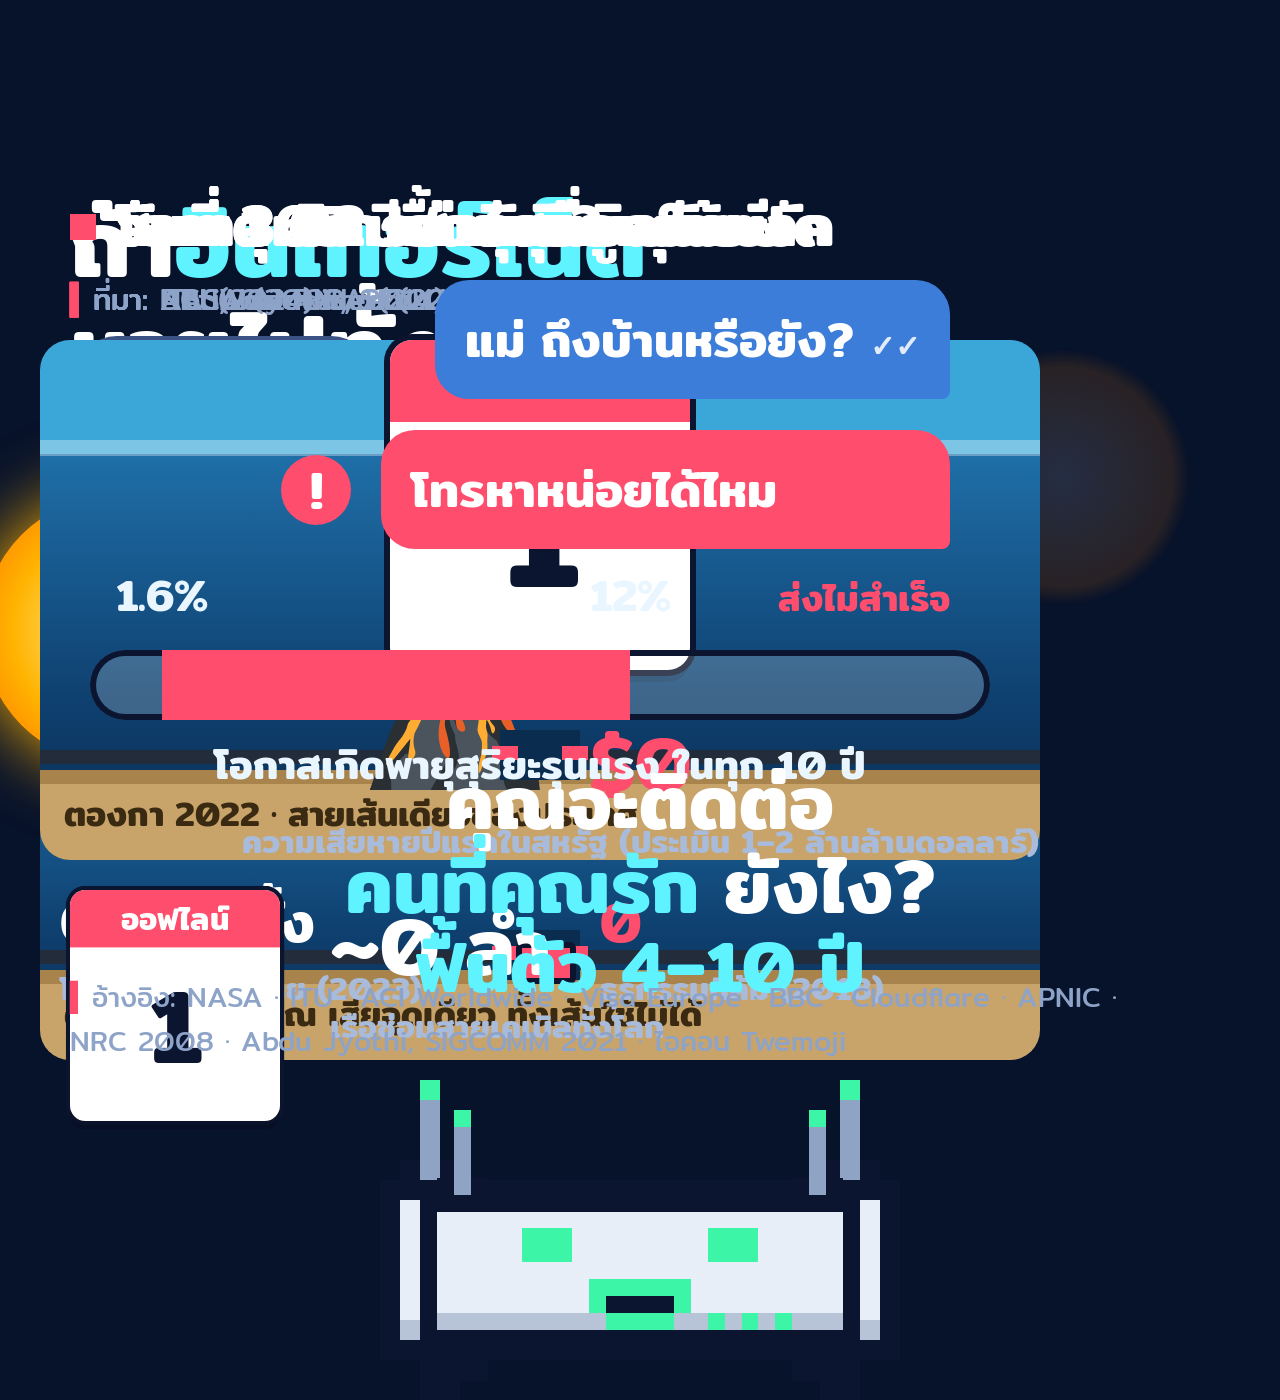
<file: scripts/no-internet-doc/scenes.html>
<!doctype html>
<html lang="th">
<head>
<meta charset="utf-8">
<style>
  /* Mitr ships with the project (fonts/, OFL). */
  @font-face { font-family: "Mitr"; font-weight: 400; src: url(fonts/Mitr-Regular.ttf); }
  @font-face { font-family: "Mitr"; font-weight: 600; src: url(fonts/Mitr-SemiBold.ttf); }

  :root { --navy: #07122b; --cyan: #5ff2ff; --mint: #3df5a6; --pink: #ff4d6d; --dim: #8ea3c8; }
  html, body { margin: 0; width: 100%; height: 100%; overflow: hidden; color: #eaf6ff; font-family: "Mitr", sans-serif; font-weight: 600;
               background: var(--navy); }
  body::before { content: ""; position: absolute; inset: 0;   /* a faint data grid */
                 background: linear-gradient(#5ff2ff10 2px, transparent 2px) 0 0 / 60px 60px,
                             linear-gradient(90deg, #5ff2ff10 2px, transparent 2px) 0 0 / 60px 60px; }
  section { position: absolute; inset: 0; }
  svg { display: block; shape-rendering: crispEdges; overflow: visible; }

  .tag { position: absolute; top: 90px; left: 70px; font-size: 36px; font-weight: 400; color: var(--dim); letter-spacing: 6px; }
  .tag::before { content: ""; display: inline-block; width: 22px; height: 22px; background: var(--pink); margin-right: 18px; }
  .big { position: absolute; top: 200px; left: 60px; right: 60px; font-size: 104px; line-height: 1.1; color: #fff; }
  .big em { font-style: normal; color: var(--cyan); }
  .sub { position: absolute; top: 470px; left: 64px; right: 60px; font-size: 52px; font-weight: 400; color: var(--cyan);
         animation: rise-in .5s ease-out both .4s; }
  .src { position: absolute; top: 1110px; left: 64px; right: 60px; font-size: 30px; font-weight: 400; color: var(--dim); }
  .src::before { content: "▍"; color: var(--pink); }

  /* the glitch on every cut: the frame tears for a fifth of a second */
  section { animation: glitch .22s steps(4) both; }
  @keyframes glitch { 0% { transform: translateX(-24px); filter: hue-rotate(90deg) } 50% { transform: translateX(18px) }
                      100% { transform: none; filter: none } }

  /* cables across the sea: lines with light running along them */
  .cables { position: absolute; left: 0; right: 0; top: 640px; height: 420px; }
  .cable { position: absolute; left: -40px; right: -40px; height: 6px; background: #5ff2ff55; }
  .cable::after { content: ""; position: absolute; top: -4px; width: 90px; height: 14px; background: var(--cyan);
                  box-shadow: 0 0 24px var(--cyan); animation: run 1.6s linear infinite; }
  .cable.slow::after { animation-duration: 2.3s; }
  .cut .cable { background: #ff4d6d55; }
  .cut .cable::after { animation: none; opacity: 0 }
  .gap { position: absolute; top: -40px; width: 120px; height: 90px; background: var(--navy); left: 480px; }
  .stat { position: absolute; left: 64px; right: 60px; top: 640px; font-size: 220px; line-height: 1; color: var(--cyan);
          text-shadow: 0 0 40px #5ff2ff66; }
  .stat small { display: block; font-size: 48px; color: #fff; font-weight: 400; margin-top: 18px; }

  .stage { position: absolute; left: 50%; width: 560px; margin-left: -280px; top: 1180px; transform-origin: 50% 100%;
           animation: pop .5s steps(5) both; }
  .bob { animation: bob 1.4s steps(1) infinite; }
  .shut { animation: blink 3s steps(1) infinite .8s; opacity: 0; }
  .talk { animation: talk .3s steps(1) infinite; }
  .led { animation: wag .5s steps(1) infinite; }

  #caption { position: absolute; left: 60px; right: 60px; bottom: 150px; padding: 24px 32px; background: #0e1f44ee; color: #fff;
             border: 4px solid var(--cyan); text-align: center; font-size: 54px; line-height: 1.42; font-weight: 400; }
  #caption:empty { display: none }

  @keyframes pop     { from { transform: scale(0) } }
  @keyframes rise-in { from { opacity: 0; transform: translateY(40px) } }
  @keyframes bob     { 50% { transform: translateY(-1px) } }
  @keyframes blink   { 0% { opacity: 0 } 92% { opacity: 1 } }
  @keyframes talk    { 0% { opacity: 1 } 50% { opacity: 0 } }
  @keyframes wag     { 0% { opacity: 1 } 50% { opacity: 0 } }
  @keyframes run     { from { left: -100px } to { left: 1180px } }

  /* ---- Bloom impact kit: paste into the page's <style>, after the .stage rule so it wins. ----
     Every move LANDS at --at: seconds from the scene start (default .6s), set inline: style="--at: 1.2s".
     It may use the scene's length: style="--at: calc(var(--scene-dur) - 1.4s)".
     Pair each landing with its sound on the same element: data-sfx="hit@end" (slam, stamp),
     "zip@.18 thud@.86" (jump), "riser sparkle@end" (charge). Only the element's FIRST animation
     times its sounds, which is why each move lists its landing animation first.
     Seek-safe: no timers, no randomness; the renderer sets every frame's time. */

  /* slam: falls in stretched, squashes flat on contact, springs back. On the character's .stage. */
  .slam { animation: slam-fall .38s cubic-bezier(.55, 0, 1, .45) calc(var(--at, .6s) - .38s) both,
                     squash-settle .55s linear var(--at, .6s) forwards; transform-origin: 50% 100%; }
  @keyframes slam-fall { from { transform: translateY(-1500px) scale(.82, 1.3) } to { transform: translateY(0) scale(1.28, .7) } }
  @keyframes squash-settle {
    0%   { transform: scale(1.28, .7);  animation-timing-function: cubic-bezier(.2, .8, .4, 1) }
    30%  { transform: scale(.88, 1.14); animation-timing-function: ease-in-out }
    55%  { transform: scale(1.06, .95); animation-timing-function: ease-in-out }
    78%  { transform: scale(.98, 1.02) }
    100% { transform: none }
  }

  /* jump: crouch (anticipation), stretch on take-off, hang, stretch on the fall, squash on landing.
     Lands at --at; takes off .3s into the move. Sound: data-sfx="zip@.18 thud@.86" with --at = start + .86s. */
  .jump { animation: jump 1s linear calc(var(--at, 1s) - .86s) both; transform-origin: 50% 100%; }
  @keyframes jump {
    0%   { transform: none;                                 animation-timing-function: ease-out }
    18%  { transform: scale(1.2, .8);                       animation-timing-function: cubic-bezier(.3, 0, .2, 1) }
    30%  { transform: translateY(-200px) scale(.84, 1.22);  animation-timing-function: cubic-bezier(.2, .6, .4, 1) }
    52%  { transform: translateY(-330px) scale(1, 1);       animation-timing-function: cubic-bezier(.6, 0, .9, .5) }
    86%  { transform: translateY(0) scale(.88, 1.16);       animation-timing-function: ease-out }
    92%  { transform: scale(1.22, .78);                     animation-timing-function: ease-in-out }
    100% { transform: none }
  }

  /* charge: shivers and gathers for --len (default .8s), then releases big at --at.
     Sound: data-sfx="riser sparkle@end" (the riser spans the charge and stops on the release). */
  .charge { animation: charge var(--len, .8s) linear calc(var(--at, .9s) - var(--len, .8s)) both,
                       release .45s ease-out var(--at, .9s) forwards; transform-origin: 50% 100%; }
  @keyframes charge {
    0%   { transform: none }
    25%  { transform: translateX(-4px) scale(.97, 1.03) }
    50%  { transform: translateX(5px) scale(.95, 1.05) }
    75%  { transform: translateX(-6px) scale(.93, 1.07) }
    100% { transform: translateX(0) scale(.92, 1.08) }
  }
  @keyframes release { 0% { transform: scale(1.16, .88) } 35% { transform: scale(.95, 1.05) } 65% { transform: scale(1.03, .98) } 100% { transform: none } }

  /* stamp: a headline comes down big and lands at --at with a small overshoot. Sound: data-sfx="hit@end" or "pop@end". */
  .stamp { animation: stamp-in .28s cubic-bezier(.6, 0, 1, .6) calc(var(--at, .6s) - .28s) both,
                      stamp-settle .4s ease-out var(--at, .6s) forwards; }
  /* it starts only a little bigger than it lands and doesn't travel, so a full-width headline never leaves the frame
     or rides up into the band above it (bloom-visual-audit) */
  @keyframes stamp-in { from { opacity: 0; transform: scale(1.12) rotate(-1.5deg) } to { opacity: 1; transform: scale(.94) rotate(0) } }
  @keyframes stamp-settle { 0% { transform: scale(.94) } 45% { transform: scale(1.03) } 100% { transform: none } }

  /* shake: the camera takes the hit, decaying in under half a second. On the <section> (captions sit outside it and stay still). */
  .shake { animation: shake .42s linear var(--at, .6s) both; }
  @keyframes shake {
    0% { transform: none } 8% { transform: translate(-26px, 16px) } 20% { transform: translate(22px, -18px) }
    34% { transform: translate(-16px, 10px) } 48% { transform: translate(12px, -8px) } 64% { transform: translate(-6px, 5px) }
    80% { transform: translate(3px, -2px) } 100% { transform: none }
  }

  /* flash: two or three white frames on the hit. <i class="flash" style="--at: 1s"></i>, last in the section. */
  .flash { position: absolute; inset: 0; background: #fff; opacity: 0; pointer-events: none;
           animation: flash .2s steps(3) var(--at, .6s) forwards; }
  @keyframes flash { from { opacity: .6 } to { opacity: 0 } }

  /* burst: pixel debris flying out of the impact point. <div class="burst" style="--at: 1s; --x: 540px; --y: 1500px; --c: #ff8fab"
     data-n="10" data-r="260"></div>; the page script fills it (see fillBursts in the template). */
  .burst { position: absolute; left: var(--x, 50%); top: var(--y, 50%); width: 0; height: 0; }
  .burst i { position: absolute; left: -16px; top: -16px; width: 32px; height: 32px; background: var(--c, #fff); opacity: 0;
             animation: burst .6s cubic-bezier(.15, .8, .3, 1) var(--at, .6s) forwards; }
  @keyframes burst { 0% { opacity: 1; translate: 0 0; scale: 1 } 60% { opacity: 1 } 100% { opacity: 0; translate: var(--dx) var(--dy); scale: .4 } }

  /* The mouth follows the voice: Bloom sets html[data-mouth] on every frame (0 shut, 1 half, 2 open).
     Without it (peek.py, a plain browser) .talk keeps looping. Draw a .talk-half layer for the in-between. */
  html[data-mouth] .talk { animation: none; opacity: 0 }
  .talk-half { opacity: 0 }
  html[data-mouth="2"] .talk, html[data-mouth="1"] .talk-half { opacity: 1 }

  /* Breathing with the words: the sprite swells a few percent on loud syllables (--voice, 0..1). */
  .voice-pulse { transform-origin: 50% 100%; transform: scale(calc(1 + var(--voice, 0) * .03), calc(1 + var(--voice, 0) * .05)); }

  /* Faces: data-face="wow joy" on the .stage lets those face layers show, each in its own window:
     --wow-at / --wow-end, --joy-at / --joy-end (seconds from the scene start; default the whole scene).
     Draw each face as overlay layers with class "face face-joy" etc., painted after the eyes and mouth. */
  .face { display: none }
  [data-face~="joy"] .face-joy, [data-face~="wow"] .face-wow, [data-face~="sad"] .face-sad { display: inline; opacity: 0 }
  [data-face~="joy"] .face-joy { animation: face-on 1ms linear var(--joy-at, 0s) forwards, face-off 1ms linear var(--joy-end, 999s) forwards }
  [data-face~="wow"] .face-wow { animation: face-on 1ms linear var(--wow-at, 0s) forwards, face-off 1ms linear var(--wow-end, 999s) forwards }
  [data-face~="sad"] .face-sad { animation: face-on 1ms linear var(--sad-at, 0s) forwards, face-off 1ms linear var(--sad-end, 999s) forwards }
  @keyframes face-on { to { opacity: 1 } }
  @keyframes face-off { from, to { opacity: 0 } }

  /* ---- Bloom scenario props: the story acted out, not just said. Paste into the page's <style>
     (after the impact kit), and props.js into its <script>. Each prop shows one event happening:
     a BEFORE state, the TRIGGER, and the RESULT, landing at --at (seconds from the scene start).
     Colours follow the page: set --p-ink, --p-paper, --p-screen, --p-bad, --p-good, --p-accent on :root.
     Every prop is placed by its own inline left/top/width (it scales with --s, default 1).
     Seek-safe: CSS keyframes and window.bloomSeek only. ---- */

  :root { --p-ink: #1d1b2b; --p-paper: #ffffff; --p-screen: #f4f7ff; --p-bad: #e8435a; --p-good: #2dbb78; --p-accent: #3b7dd8; }
  .prop { position: absolute; transform-origin: 50% 50%; }
  .prop .lbl { position: absolute; left: 0; right: 0; text-align: center; font-size: 40px; line-height: 1.25; color: var(--p-ink); }
  @keyframes p-show { from, to { opacity: 1 } }
  @keyframes p-hide { from, to { opacity: 0 } }
  @keyframes p-in   { from { opacity: 0; transform: scale(.4) } 70% { opacity: 1; transform: scale(1.08) } to { opacity: 1; transform: none } }
  @keyframes p-nope { 0%, 100% { transform: none } 20% { transform: translateX(-18px) rotate(-2deg) } 40% { transform: translateX(16px) rotate(2deg) }
                      60% { transform: translateX(-10px) } 80% { transform: translateX(6px) } }
  @keyframes p-spin { to { transform: rotate(360deg) } }

  /* phone paying by QR: the scan line sweeps, a spinner turns, then the result (data-ok for success) */
  .qr { width: 360px; height: 640px; }
  .qr .body { position: absolute; inset: 0; background: var(--p-ink); border-radius: 46px; padding: 22px;
              animation: p-nope .45s linear var(--at, 2s) both; }
  .qr .screen { position: relative; height: 100%; background: var(--p-screen); border-radius: 28px; overflow: hidden; }
  .qr .head { position: absolute; top: 30px; left: 0; right: 0; text-align: center; font-size: 40px; color: var(--p-ink); }
  .qr .code { position: absolute; left: 50%; top: 120px; width: 230px; height: 230px; margin-left: -115px; display: grid;
              grid-template-columns: repeat(21, 1fr); background: #fff; padding: 10px; box-shadow: 0 0 0 4px var(--p-ink); }
  .qr .code i { background: var(--p-ink); }
  .qr .code i.o { background: transparent; }
  .qr .scan { position: absolute; left: 50%; width: 270px; margin-left: -135px; top: 110px; height: 8px; background: var(--p-good);
              box-shadow: 0 0 18px var(--p-good); opacity: 0;
              animation: p-show 1ms linear var(--t0, .4s) forwards, qr-scan .8s ease-in-out var(--t0, .4s) infinite alternate,
                         p-hide 1ms linear calc(var(--at, 2s) - .8s) forwards; }
  @keyframes qr-scan { from { transform: translateY(0) } to { transform: translateY(250px) } }
  .qr .amt { position: absolute; top: 400px; left: 0; right: 0; text-align: center; font-size: 56px; color: var(--p-ink); }
  .qr .head, .qr .code, .qr .amt { animation: p-hide 1ms linear var(--at, 2s) forwards; }  /* the result replaces the screen */
  .qr .spin { position: absolute; left: 50%; top: 480px; width: 70px; height: 70px; margin-left: -35px; border-radius: 50%;
              border: 10px solid #0002; border-top-color: var(--p-accent); opacity: 0;
              animation: p-show 1ms linear calc(var(--at, 2s) - .8s) forwards, p-spin .5s steps(8) infinite,
                         p-hide 1ms linear var(--at, 2s) forwards; }
  .qr .res { position: absolute; inset: 0; background: var(--p-bad); color: #fff; display: flex; flex-direction: column;
             align-items: center; justify-content: center; text-align: center; opacity: 0;
             animation: p-in .35s ease-out var(--at, 2s) both; }
  .qr[data-ok] .res { background: var(--p-good); }
  .qr[data-ok] .body { animation: none; }
  .qr .res b { font-size: 150px; line-height: 1.15; margin-bottom: 12px; }
  .qr .res span { font-size: 46px; line-height: 1.3; padding: 0 20px; }
  .qr .res small { font-size: 36px; line-height: 1.3; opacity: .9; margin-top: 18px; padding: 0 24px; }

  /* card terminal: the card goes in, "connecting…", then DECLINED */
  .pos { width: 380px; height: 560px; }
  .pos .card { position: absolute; left: 70px; top: -40px; width: 240px; height: 150px; border-radius: 18px;
               background: linear-gradient(135deg, var(--p-accent), #7a5cff); box-shadow: inset 0 -30px 0 #0003;
               animation: pos-card .5s ease-out var(--t0, .4s) both; }
  @keyframes pos-card { from { transform: translateY(-260px); opacity: 0 } to { transform: none; opacity: 1 } }
  .pos .body { position: absolute; left: 0; right: 0; top: 70px; bottom: 0; background: var(--p-ink); border-radius: 36px; padding: 28px;
               animation: p-nope .45s linear var(--at, 2s) both; }
  .pos .screen { position: relative; height: 230px; background: #c9f2dc; border-radius: 12px; font-size: 40px; color: #13331f;
                 display: flex; align-items: center; justify-content: center; text-align: center; padding: 0 14px; }
  .pos .screen .wait { animation: pos-blink .5s steps(1) infinite, p-hide 1ms linear var(--at, 2s) forwards; }  /* the hide last, so it wins */
  @keyframes pos-blink { 50% { opacity: .3 } }
  .pos .screen .no { position: absolute; inset: 0; background: var(--p-bad); color: #fff; border-radius: 12px; display: flex;
                     flex-direction: column; align-items: center; justify-content: center; opacity: 0; animation: p-in .3s ease-out var(--at, 2s) both; }
  .pos .screen .no b { font-size: 56px; line-height: 1.2; margin-bottom: 6px; }
  .pos .screen .no span { font-size: 40px; }
  .pos .keys { display: grid; grid-template-columns: repeat(3, 1fr); gap: 16px; margin-top: 26px; }
  .pos .keys i { height: 46px; background: #ffffff22; border-radius: 10px; }

  /* chat: a message that never leaves — clock, then red "!" */
  .chat { width: 820px; height: 420px; }
  .chat .msg { position: absolute; right: 0; max-width: 640px; padding: 22px 30px; border-radius: 34px 34px 8px 34px; font-size: 44px;
               background: var(--p-accent); color: #fff; opacity: 0; }
  .chat .msg i { font-style: normal; font-size: 30px; opacity: .85; margin-left: 16px; }
  .chat .m1 { top: 0; animation: p-in .3s ease-out var(--t0, .4s) both; }
  .chat .m2 { top: 150px; animation: p-in .3s ease-out calc(var(--t0, .4s) + .7s) both; }
  .chat .m2.fail { background: #9aa3b5; animation: p-in .3s ease-out calc(var(--t0, .4s) + .7s) both, chat-fail 1ms linear var(--at, 2s) forwards; }
  @keyframes chat-fail { to { background: var(--p-bad) } }
  .chat .clock { animation: p-hide 1ms linear var(--at, 2s) forwards; }
  .chat .bang { position: absolute; left: -100px; top: 50%; width: 70px; height: 70px; margin-top: -35px; border-radius: 50%;
                background: var(--p-bad); color: #fff; font-size: 52px; line-height: 70px; text-align: center; opacity: 0;
                animation: p-in .3s ease-out var(--at, 2s) both; }
  .chat .note { position: absolute; right: 0; top: 290px; font-size: 36px; color: var(--p-bad); opacity: 0;
                animation: p-in .3s ease-out calc(var(--at, 2s) + .15s) both; }

  /* the sea floor: a cable with light running in it; at --at it breaks (data-ship: the repair ship sails in) */
  .sea { width: 1000px; height: 520px; overflow: hidden; border-radius: 30px;
         background: linear-gradient(#3aa7d8 0 22%, #1f6fa8 22%, #0e3f6e 70%, #0a2c4f); }
  .sea .wave { position: absolute; left: -40px; right: -40px; top: 100px; height: 16px; background: #ffffff55; border-radius: 8px; }
  .sea .floor { position: absolute; left: 0; right: 0; bottom: 0; height: 90px; background: #c9a46a; box-shadow: inset 0 14px 0 #a8834c; }
  .sea .wire { position: absolute; left: -20px; right: -20px; bottom: 96px; height: 14px; background: #222c3a; }
  .sea .wire::after { content: ""; position: absolute; top: 3px; width: 120px; height: 8px; background: #7ff6ff; box-shadow: 0 0 20px #7ff6ff;
                      animation: sea-run 1.1s linear infinite, p-hide 1ms linear var(--at, 2s) forwards; }
  @keyframes sea-run { from { left: -140px } to { left: 1040px } }
  .sea .cut { position: absolute; left: 460px; bottom: 80px; width: 80px; height: 50px; background: #0a2c4f; opacity: 0;
              animation: p-show 1ms linear var(--at, 2s) forwards; }
  .sea .cut::before, .sea .cut::after { content: ""; position: absolute; top: 16px; width: 26px; height: 14px; background: var(--p-bad); }
  .sea .cut::before { left: -8px } .sea .cut::after { right: -8px }
  .sea .ship { position: absolute; top: 34px; left: 1040px; width: 230px; height: 90px;
               animation: sea-ship var(--ship-len, 2s) ease-out var(--ship-at, 3s) both; }
  .sea .ship::before { content: ""; position: absolute; left: 0; right: 0; bottom: 0; height: 48px; background: #f0f0f0;
                       clip-path: polygon(0 0, 100% 0, 88% 100%, 8% 100%); box-shadow: inset 0 -14px 0 var(--p-bad); }
  .sea .ship::after { content: ""; position: absolute; left: 70px; bottom: 46px; width: 90px; height: 44px; background: #fff;
                      box-shadow: inset 0 -10px 0 #d9d9d9; }
  @keyframes sea-ship { from { left: 1040px } to { left: 385px } }
  .sea .sea-tag { position: absolute; left: 24px; bottom: 20px; right: 24px; font-size: 34px; letter-spacing: 0; color: #3a2a12; }  /* on the sea floor: the ship sails on the surface */

  /* sun and Earth: a blast leaves the sun and hits Earth at --at (data-miss: it crosses Earth's orbit behind it) */
  .sun { width: 1000px; height: 460px; }
  .sun .star { position: absolute; left: -120px; top: 50%; width: 300px; height: 300px; margin-top: -150px; border-radius: 50%;
               background: radial-gradient(#fff6a8, #ffb300 55%, #ff6a00); box-shadow: 0 0 80px #ffb300; }
  .sun .blast { position: absolute; left: 120px; top: 50%; width: 120px; height: 120px; margin-top: -60px; border-radius: 50%;
                background: radial-gradient(#fff9, #ff8a00aa 60%, transparent 70%); opacity: 0;
                animation: sun-fly calc(var(--at, 2s) - var(--t0, .4s)) cubic-bezier(.4, 0, .9, .6) var(--t0, .4s) both; }
  @keyframes sun-fly { from { opacity: 1; transform: translateX(0) scale(.6) } to { opacity: 1; transform: translateX(640px) scale(2.2) } }
  .sun[data-miss] .blast { animation-name: sun-miss; }
  @keyframes sun-miss { from { opacity: 1; transform: translate(0, 0) scale(.6) } to { opacity: .2; transform: translate(900px, -170px) scale(2.4) } }
  .sun .earth { position: absolute; right: 60px; top: 50%; width: 170px; height: 170px; margin-top: -85px; border-radius: 50%;
                background: radial-gradient(circle at 35% 35%, #7fd3ff, #2a7bd8 60%, #1b4f9a); }
  .sun .earth::after { content: ""; position: absolute; inset: -26px; border-radius: 50%; border: 12px solid #6dffb0; opacity: 0;
                       animation: p-in .4s ease-out var(--at, 2s) both, sun-glow .5s steps(2) calc(var(--at, 2s) + .4s) infinite; }
  .sun[data-miss] .earth::after { animation: none; }
  @keyframes sun-glow { 50% { border-color: #ff6dd4 } }
  .sun .lbl { bottom: -70px; }

  /* a tear-off calendar counting days (props.js counts; data-from, data-to, data-t0, data-at in seconds) */
  .cal { width: 300px; height: 330px; }
  .cal .pad { position: absolute; inset: 0; background: #fff; border-radius: 22px; box-shadow: 0 12px 0 #0002, 0 0 0 6px var(--p-ink); overflow: hidden; }
  .cal .top { height: 82px; background: var(--p-bad); color: #fff; font-size: 44px; line-height: 82px; text-align: center; white-space: nowrap; overflow: hidden; }
  .cal .num { font-size: 150px; line-height: 220px; text-align: center; color: var(--p-ink); }

  /* a number counting up (props.js; data-to, data-from, data-dec, data-pre, data-suf, data-t0, data-at) */
  .count { font-size: 120px; line-height: 1.15; white-space: nowrap; color: var(--p-ink); }
  .count .v { display: block; }
  .count small { display: block; font-size: 38px; line-height: 1.3; margin: 14px auto 0; }

  /* a place that goes offline: an island, its signal, then a cross */
  .offline { width: 520px; height: 420px; }
  .offline .land { position: absolute; left: 90px; bottom: 40px; width: 340px; height: 130px; background: #5cbf6a; border-radius: 50% 50% 40% 40%;
                   box-shadow: 0 18px 0 #e8d29a; }
  .offline .wifi { position: absolute; left: 50%; top: 0; width: 180px; height: 180px; margin-left: -90px; }
  .offline .wifi i { position: absolute; left: 50%; bottom: 0; border: 16px solid var(--p-good); border-color: var(--p-good) transparent transparent;
                     border-radius: 50%; transform: translateX(-50%); animation: off-dim 1ms linear var(--at, 2s) forwards; }
  .offline .wifi i:nth-child(1) { width: 180px; height: 180px; bottom: -90px }
  .offline .wifi i:nth-child(2) { width: 110px; height: 110px; bottom: -55px }
  .offline .wifi i:nth-child(3) { width: 40px; height: 40px; bottom: -20px }
  @keyframes off-dim { to { border-top-color: #9aa3b5 } }
  .offline .x { position: absolute; left: 50%; top: 20px; margin-left: -80px; width: 160px; height: 160px; color: var(--p-bad);
                font-size: 200px; line-height: 160px; text-align: center; opacity: 0; animation: p-in .35s ease-out var(--at, 2s) both; }
  .offline .lbl { bottom: -60px; }

  /* a range on a bar: the band fills between data-lo and data-hi of data-max at --at */
  .odds { width: 900px; height: 240px; }
  .odds .track { position: absolute; left: 0; right: 0; top: 90px; height: 70px; background: #ffffff33; border-radius: 35px;
                 box-shadow: inset 0 0 0 6px var(--p-ink); overflow: hidden; }
  .odds .band { position: absolute; top: 0; bottom: 0; background: var(--p-bad); transform-origin: 0 50%;
                animation: odds-fill .9s cubic-bezier(.2, .8, .3, 1) var(--at, 2s) both; }
  @keyframes odds-fill { from { transform: scaleX(0) } }
  .odds .tick { position: absolute; top: 0; font-size: 44px; transform: translateX(-50%); color: var(--p-ink); }
  .odds .lbl { top: 180px; }

  /* icons as files (bloom-visual/scripts/icons.py): <img class="icon" src="icons/x.svg" style="left:..; top:..; width:..; --at: 2s"> */
  .icon { position: absolute; opacity: 0; animation: p-in .35s cubic-bezier(.2, .8, .3, 1) var(--at, 0s) both; }
  .qr .head img { height: 46px; vertical-align: -10px; margin-right: 10px; }
  .offline .globe { position: absolute; left: 160px; bottom: 0; width: 200px; }  /* below the signal, not under it */
  .offline[data-icon] .land { display: none; }
  .sun .hiticon { position: absolute; right: 70px; top: 50%; width: 150px; margin-top: -170px; opacity: 0;
                  animation: p-in .35s ease-out calc(var(--at, 2s) + .1s) both; }
  .sea .volc { position: absolute; left: 330px; bottom: 70px; width: 170px; opacity: 0;
               animation: p-in .4s ease-out calc(var(--at, 2s) - .9s) both, sea-erupt .12s steps(2) calc(var(--at, 2s) - .5s) 6; }
  @keyframes sea-erupt { 50% { translate: 6px -4px } }

  /* doc grid: title 190, source 275, prop 340–1080, router 1110, captions 1600. No background grid or glow everywhere:
     flat deep navy; light only in the cables, where data flows. */
  body::before { content: none; }
  .stat { text-shadow: none; }
  .tag { display: none; }
  .title { position: absolute; top: 190px; left: 70px; right: 120px; font-size: 58px; line-height: 1.2; color: #fff; }
  .title::before { content: ""; display: inline-block; width: 26px; height: 26px; background: var(--pink); margin-right: 20px; vertical-align: 6px; }
  .src { top: 275px; left: 70px; right: 120px; font-size: 30px; }
  .big { top: 190px; left: 70px; right: 70px; font-size: 96px; }
  .stage { top: 1080px; width: 520px; margin-left: -260px; }
  .stage.small { width: 440px; margin-left: -220px; top: 1110px; }
  :root { --p-ink: #0b1530; --p-screen: #eef3fb; --p-bad: #ff4d6d; --p-good: #3df5a6; --p-accent: #3b7dd8; }
  .prop .lbl, .odds .tick { color: #eaf6ff; }
  .prop.count { color: #fff; }
  .prop.count small { color: #a9bbdb; font-size: 32px; white-space: normal; }
  .chat .msg { font-size: 48px; }
  /* a repeater on the cable: it fails (turns red, blinks) at --at */
  .repeater { position: absolute; width: 48px; height: 30px; background: #3df5a6; border: 6px solid #0b1530; border-radius: 6px;
              animation: rep-fail 1ms linear var(--at, 2s) forwards, rep-blink .3s steps(1) var(--at, 2s) infinite; }
  @keyframes rep-fail { to { background: #ff4d6d } }
  @keyframes rep-blink { 50% { opacity: .35 } }
  .qr .body, .pos .body { box-shadow: 0 0 0 5px #3b5384; }  /* a device edge that reads on deep navy */

</style>
</head>
<body>
  <!-- Grid (bloom-visual): title 190 · source 275 · the prop as the picture 340–1080 · the router narrating 1110 · captions 1600.
       Every beat acted out by a prop on its words (when.py); the router reacts. -->
  <section data-scene="hook">
    <div class="big stamp" style="--at: .3s" data-sfx="hit@end">ถ้า<em>อินเทอร์เน็ต</em><br>หายไปทั้งโลก</div>
    <div class="src" style="top: 430px">ภาพจำลองสถานการณ์ อ้างอิงงานวิจัยจริง</div>
    <div class="prop offline" style="left: 280px; top: 500px; scale: .9; --at: 6.2s" data-icon="icons/globe.svg" data-label="ทั้งโลก"></div>
    <div class="stage" data-face="sad" style="--sad-at: 6.2s"><svg data-sprite="router" data-character="router"></svg></div>
  </section>

  <section data-scene="sun">
    <div class="title">สาเหตุ 01 · พายุสุริยะ</div>
    <div class="src">ที่มา: NASA (2008, 2014)</div>
    <div class="prop sun" style="left: 40px; top: 400px; scale: .9; --t0: 4.5s; --at: 7.1s; animation: p-hide 1ms linear 7.6s forwards"
         data-icon="icons/fire.svg" data-label="1859 · สายโทรเลขเกิดประกายไฟ"></div>
    <div class="burst" style="--at: 7.1s; --x: 830px; --y: 630px; --c: #ffd166" data-n="12" data-r="200"></div>
    <div class="prop sun" style="left: 40px; top: 400px; scale: .9; --t0: 8.4s; --at: 10.9s; animation: p-in .4s ease-out 7.6s both"
         data-miss data-label="2012 · พลาดโลกไปราว 1 สัปดาห์"></div>
    <div class="stage small" data-face="sad" style="--sad-at: 7.1s"><svg data-sprite="router" data-character="router"></svg></div>
  </section>

  <section data-scene="cable" class="shake" style="--at: 10s">
    <div class="title">สาเหตุ 02 · สายเคเบิลใต้ทะเล</div>
    <div class="src">ที่มา: ITU (2024) · Abdu Jyothi, SIGCOMM (2021)</div>
    <div class="prop count" style="left: 0; right: 0; top: 340px; text-align: center; font-size: 140px; color: var(--cyan); animation: p-in .3s ease-out .6s both"
         data-from="0" data-to="99" data-pre="&gt;" data-suf="%" data-t0="0.8" data-at="3.4" data-label="ของข้อมูลระหว่างประเทศ วิ่งในสายใต้ทะเล"></div>
    <div class="prop sea" style="left: 40px; top: 640px; height: 420px; --at: 10s" data-tag="ตัวขยายสัญญาณ เสียจุดเดียว ทั้งเส้นใช้ไม่ได้"></div>
    <i class="repeater" style="left: 516px; top: 942px; --at: 8.6s"></i>
    <div class="burst" style="--at: 10s; --x: 540px; --y: 957px; --c: var(--pink)" data-n="12" data-r="240"></div>
    <div class="stage small" data-face="sad" style="--sad-at: 10s"><svg data-sprite="router" data-character="router"></svg></div>
  </section>

  <section data-scene="day">
    <div class="title">วันที่ 1 · การจ่ายเงินหยุดชะงัก</div>
    <div class="src">ที่มา: ACI Worldwide (2024) · Visa Europe (2018)</div>
    <div class="prop qr" style="left: 80px; top: 340px; scale: .8; transform-origin: 0 0; --t0: .5s; --at: 2.2s" data-icon="icons/rice.svg"
         data-head="ร้านข้าวมันไก่" data-amount="฿ 50.00" data-result="ทำรายการไม่สำเร็จ" data-sub="ไม่มีการเชื่อมต่อ"></div>
    <div class="prop pos" style="left: 610px; top: 380px; scale: .8; transform-origin: 0 0; --t0: 6s; --at: 9.4s; animation: p-in .35s ease-out 5.6s both"
         data-wait="กำลังเชื่อมต่อ…" data-result="DECLINED" data-sub="ปฏิเสธรายการ"></div>
    <div class="prop count" style="left: 60px; top: 890px; font-size: 56px; animation: p-in .3s ease-out 2.2s both"
         data-from="0" data-to="20400" data-suf=" ล้านครั้ง" data-t0="2.3" data-at="5.6" data-label="โอนเงินทันทีในไทย (2023)"></div>
    <div class="prop count" style="left: 600px; top: 890px; font-size: 56px; color: var(--pink); animation: p-in .3s ease-out 10.4s both"
         data-from="0" data-to="5200000" data-t0="10.6" data-at="11.8" data-label="ธุรกรรมที่ล้ม (2018)"></div>
    <div class="stage small" data-face="sad" style="--sad-at: 2.2s"><svg data-sprite="router" data-character="router"></svg></div>
  </section>

  <section data-scene="month">
    <div class="title">วันที่ 30 · ประเทศที่ถูกตัดขาด</div>
    <div class="src">ที่มา: BBC, Cloudflare (2022) · APNIC (2026)</div>
    <div class="prop sea" style="left: 40px; top: 340px; --at: 5.2s; --ship-at: 8.7s; --ship-len: 2.4s" data-ship data-icon="icons/volcano.svg" data-tag="ตองกา 2022 · สายเส้นเดียวของประเทศ"></div>
    <div class="burst" style="--at: 5.2s; --x: 540px; --y: 770px; --c: var(--pink)" data-n="10" data-r="220"></div>
    <div class="prop cal" style="left: 70px; top: 890px; scale: .7; transform-origin: 0 0; animation: p-in .3s ease-out 6s both"
         data-head="ออฟไลน์" data-from="1" data-to="38" data-t0="6.2" data-at="8.6"></div>
    <div class="prop count" style="left: 330px; top: 900px; font-size: 80px; animation: p-in .3s ease-out 10.3s both"
         data-from="0" data-to="60" data-pre="~" data-suf=" ลำ" data-t0="10.4" data-at="11.3" data-label="เรือซ่อมสายเคเบิลทั้งโลก"></div>
    <div class="stage small" data-face="sad"><svg data-sprite="router" data-character="router"></svg></div>
  </section>

  <section data-scene="year" class="shake" style="--at: 5.5s">
    <div class="title">วันที่ 365 · ฟื้นตัวอีกหลายปี</div>
    <div class="src">ที่มา: National Research Council (2008)</div>
    <div class="prop cal" style="left: 390px; top: 340px" data-head="วันที่" data-from="1" data-to="365" data-t0="0.4" data-at="2.8"></div>
    <div class="prop count" style="left: 0; right: 0; top: 720px; text-align: center; font-size: 76px; color: var(--pink); animation: p-in .3s ease-out 5.4s both"
         data-from="0" data-to="2000000000000" data-pre="$" data-t0="5.5" data-at="7.5" data-label="ความเสียหายปีแรกในสหรัฐ (ประเมิน 1–2 ล้านล้านดอลลาร์)"></div>
    <div class="stat stamp" style="--at: 9.2s; top: 930px; left: 0; right: 0; font-size: 72px; text-align: center">ฟื้นตัว 4–10 ปี</div>
    <div class="stage small" data-face="sad"><svg data-sprite="router" data-character="router"></svg></div>
  </section>

  <section data-scene="odds">
    <div class="title">โอกาสเกิดมีเท่าไหร่?</div>
    <div class="src">ที่มา: Abdu Jyothi, SIGCOMM (2021)</div>
    <i class="charge" style="--len: 1.6s; --at: 3.2s" data-sfx="riser"></i>
    <div class="prop odds" style="left: 90px; top: 560px; --at: 3.2s" data-lo="1.6" data-hi="12" data-max="20" data-label="โอกาสเกิดพายุสุริยะรุนแรง ในทุก 10 ปี"></div>
    <div class="stage small" data-face="sad"><svg data-sprite="router" data-character="router"></svg></div>
  </section>

  <section data-scene="end">
    <div class="prop chat" style="left: 130px; top: 280px; --t0: .3s; --at: 1.7s" data-first="แม่ ถึงบ้านหรือยัง?" data-second="โทรหาหน่อยได้ไหม" data-result="ส่งไม่สำเร็จ"></div>
    <div class="big stamp" style="--at: 3.9s; top: 760px; font-size: 76px; text-align: center" data-sfx="sting@end">คุณจะติดต่อ<br><em>คนที่คุณรัก</em> ยังไง?</div>
    <div class="src" style="top: 975px; font-size: 28px">อ้างอิง: NASA · ITU · ACI Worldwide · Visa Europe · BBC · Cloudflare · APNIC · NRC 2008 · Abdu Jyothi, SIGCOMM 2021 · ไอคอน Twemoji</div>
    <div class="stage small" data-face="sad"><svg data-sprite="router" data-character="router"></svg></div>
  </section>


  <div id="caption"></div>

<script>
const C = { K: "#0b1530", W: "#e8eef7", w: "#b7c3d6", A: "#8fa3c4", L: "#3df5a6", R: "#ff4d6d", P: "#ffd166" };

// a home router that narrates, 26 x 16: LED eyes, an LED mouth, two antennas
const ROUTER = [
  "..A....................A..",
  "..A....................A..",
  "..A....................A..",
  "..A....................A..",
  ".KAK..................KAK.",
  "KKKKKKKKKKKKKKKKKKKKKKKKKK",
  "KWWWWWWWWWWWWWWWWWWWWWWWWK",
  "KWWWWWWWWWWWWWWWWWWWWWWWWK",
  "KWWWWWWWWWWWWWWWWWWWWWWWWK",
  "KWWWWWWWWWWWWWWWWWWWWWWWWK",
  "KWWWWWWWWWWWWWWWWWWWWWWWWK",
  "KWWWWWWWWWWWWWWWWWWWWWWWWK",
  "KwwwwwwwwwwwwwwwwwwwwwwwwK",
  "KKKKKKKKKKKKKKKKKKKKKKKKKK",
  "..KK..................KK..",
  "..KK..................KK..",
];
const EYES  = ["LLL........LLL", "LLL........LLL"];     // at (6, 7)
const SHUT  = ["WWW........WWW", "LLL........LLL"];     // blink
const SMILE = ["L....L", ".LLLL."];                    // at (10, 10)
const HALF  = ["LLLLLL", ".LLLL."];
const TALK  = ["LLLLLL", "LKKKKL", ".LLLL."];
const XEYES = ["RWR........RWR", "WRW........WRW", "RWR........RWR"];   // offline, at (6, 7)
const FLAT  = ["WWWWWW", "RRRRRR"];                    // offline mouth, at (10, 10)
const LEDS  = ["L.L.L"];                               // status lights, at (17, 12)
const TIPS  = ["L....................L"];              // antenna tips, at (2, 0)

function px(map, x0 = 0, y0 = 0, cls = "") {
  let out = "";
  map.forEach((row, y) => {
    for (let x = 0; x < row.length;) {
      let n = 1;
      while (row[x + n] === row[x]) n++;
      if (row[x] !== ".") out += `<rect x="${x0 + x}" y="${y0 + y}" width="${n}" height="1" fill="${C[row[x]]}"/>`;
      x += n;
    }
  });
  return `<g class="${cls}">${out}</g>`;
}

const router = `<g class="bob">
    ${px(ROUTER)}${px(TIPS, 2, 0, "led")}${px(LEDS, 17, 12, "led")}
    ${px(EYES, 6, 7)}${px(SHUT, 6, 7, "shut")}
    ${px(SMILE, 10, 10)}${px(HALF, 10, 10, "talk-half")}${px(TALK, 10, 10, "talk")}
    ${px(XEYES, 6, 7, "face face-sad")}${px(FLAT, 10, 10, "face face-sad")}
  </g>`;

function fillBursts() {
  document.querySelectorAll(".burst").forEach(b => {
    const n = +b.dataset.n || 10, r = +b.dataset.r || 260;
    b.innerHTML = Array.from({ length: n }, (_, k) => {
      const arc = "up" in b.dataset ? Math.PI : 2 * Math.PI, a0 = "up" in b.dataset ? Math.PI : 0;
      const a = a0 + ((k + 0.5) / n) * arc + (k % 2) * 0.15, d = r * (k % 3 ? 1 : 0.65);
      return `<i style="--dx:${Math.round(Math.cos(a) * d)}px; --dy:${Math.round(Math.sin(a) * d * 0.8)}px"></i>`;
    }).join("");
  });
}

document.fonts.forEach(f => f.load());
const sprites = { router: [router, "0 0 26 16"] };
document.querySelectorAll("[data-sprite]").forEach(svg => {
  const [body, box] = sprites[svg.dataset.sprite];
  svg.setAttribute("viewBox", box);
  svg.innerHTML = body;
});
fillBursts();
// ---- Bloom scenario props: builds each prop's inside from its data attributes, and drives the
// counting ones (a calendar, a number) through window.bloomSeek, which Bloom calls before every frame.
// No timers, no randomness: the same frame always draws the same thing.
(() => {
  const esc = s => String(s ?? "").replace(/[&<>"]/g, c => ({ "&": "&amp;", "<": "&lt;", ">": "&gt;", '"': "&quot;" }[c]));
  const hash = (s, k) => { let h = 2166136261; for (const c of s + k) h = Math.imul(h ^ c.charCodeAt(0), 16777619); return h >>> 0; };

  function qrCells(seed) {  // a QR-looking 21 x 21 grid: three finder squares, the rest from a fixed hash
    const finder = (x, y) => [[0, 0], [14, 0], [0, 14]].some(([fx, fy]) => {
      const dx = x - fx, dy = y - fy;
      if (dx < 0 || dy < 0 || dx > 6 || dy > 6) return false;
      return dx === 0 || dy === 0 || dx === 6 || dy === 6 || (dx > 1 && dx < 5 && dy > 1 && dy < 5);
    });
    const inFinder = (x, y) => [[0, 0], [14, 0], [0, 14]].some(([fx, fy]) => x >= fx - 1 && x <= fx + 7 && y >= fy - 1 && y <= fy + 7);
    let out = "";
    for (let y = 0; y < 21; y++) for (let x = 0; x < 21; x++) {
      const on = inFinder(x, y) ? finder(x, y) : hash(seed, x * 31 + y) % 100 < 47;
      out += on ? "<i></i>" : '<i class="o"></i>';
    }
    return out;
  }

  const build = {
    qr: el => `<div class="body"><div class="screen">
        <div class="head">${el.dataset.icon ? `<img src="${esc(el.dataset.icon)}">` : ""}${esc(el.dataset.head || "สแกนจ่าย")}</div>
        <div class="code">${qrCells(el.dataset.head || "qr")}</div><div class="scan"></div>
        <div class="amt">${esc(el.dataset.amount || "฿ 50.00")}</div><div class="spin"></div>
        <div class="res" data-sfx="${"ok" in el.dataset ? "chime" : "buzz"}"><b>${"ok" in el.dataset ? "✓" : "✕"}</b>
          <span>${esc(el.dataset.result || ("ok" in el.dataset ? "สำเร็จ" : "ทำรายการไม่สำเร็จ"))}</span>
          <small>${esc(el.dataset.sub || "")}</small></div></div></div>`,
    pos: el => `<div class="card"></div><div class="body"><div class="screen">
        <span class="wait">${esc(el.dataset.wait || "กำลังเชื่อมต่อ…")}</span>
        <div class="no" data-sfx="buzz"><b>${esc(el.dataset.result || "DECLINED")}</b><span>${esc(el.dataset.sub || "ปฏิเสธรายการ")}</span></div></div>
        <div class="keys">${"<i></i>".repeat(9)}</div></div>`,
    chat: el => `<div class="msg m1">${esc(el.dataset.first || "ถึงบ้านยัง?")}<i>✓✓</i></div>
        <div class="msg m2 fail">${esc(el.dataset.second || "โทรกลับด่วน")}<i class="clock">กำลังส่ง…</i><span class="bang" data-sfx="buzz" data-audit="spill">!</span></div>
        <div class="note">${esc(el.dataset.result || "ส่งไม่สำเร็จ")}</div>`,
    sea: el => `<div class="wave"></div><div class="floor"></div><div class="wire"></div>
        ${el.dataset.icon ? `<img class="volc" src="${esc(el.dataset.icon)}">` : ""}
        <div class="cut" data-sfx="hit"></div>${"ship" in el.dataset ? `<div class="ship" data-sfx="whoosh"></div>` : ""}
        <div class="sea-tag">${esc(el.dataset.tag || "")}</div>`,
    sun: el => `<div class="star"></div><div class="blast" data-sfx="${"miss" in el.dataset ? "riser whoosh@end" : "riser hit@end"}"></div><div class="earth"></div>
        ${el.dataset.icon ? `<img class="hiticon" src="${esc(el.dataset.icon)}">` : ""}
        <div class="lbl">${esc(el.dataset.label || "")}</div>`,
    cal: el => `<div class="pad"><div class="top">${esc(el.dataset.head || "วันที่")}</div><div class="num">${esc(el.dataset.from || 1)}</div></div>`,
    count: el => `<span class="v">${esc(el.dataset.pre || "")}${esc(el.dataset.from || 0)}${esc(el.dataset.suf || "")}</span><small>${esc(el.dataset.label || "")}</small>`,
    offline: el => `${el.dataset.icon ? `<img class="globe" src="${esc(el.dataset.icon)}">` : ""}<div class="land"></div><div class="wifi"><i></i><i></i><i></i></div><div class="x" data-sfx="buzz">✕</div>
        <div class="lbl">${esc(el.dataset.label || "")}</div>`,
    odds: el => {
      const max = +el.dataset.max || 20, lo = +el.dataset.lo || 0, hi = +el.dataset.hi || max;
      return `<div class="track"><div class="band" style="left:${lo / max * 100}%; width:${(hi - lo) / max * 100}%" data-sfx="hit"></div></div>
        <div class="tick" style="left:${lo / max * 100}%">${esc(el.dataset.lotext || lo + "%")}</div>
        <div class="tick" style="left:${hi / max * 100}%">${esc(el.dataset.hitext || hi + "%")}</div>
        <div class="lbl">${esc(el.dataset.label || "")}</div>`;
    },
  };

  document.querySelectorAll(".prop").forEach(el => {
    const kind = Object.keys(build).find(k => el.classList.contains(k));
    if (kind) el.innerHTML = build[kind](el);
  });

  // counting props: value at scene time t, eased out, formatted with thousands separators
  const ease = p => 1 - Math.pow(1 - p, 3);
  // a time is seconds from the scene start, "-1.5" for 1.5 s before its end, or "60%" of the scene
  const secs = (v, dur, fallback) => {
    if (v == null || v === "") return fallback;
    if (v.endsWith("%")) return parseFloat(v) / 100 * dur;
    return +v < 0 ? dur + +v : +v;
  };
  const at = (el, t, dur) => {
    const t0 = secs(el.dataset.t0, dur, 0), t1 = secs(el.dataset.at, dur, t0 + 1);
    const from = +el.dataset.from || 0, to = +el.dataset.to || 0;
    return from + (to - from) * ease(Math.min(1, Math.max(0, (t - t0) / (t1 - t0))));
  };
  const fmt = (v, dec) => v.toLocaleString("en-US", { minimumFractionDigits: dec, maximumFractionDigits: dec });
  const before = window.bloomSeek;
  window.bloomSeek = (id, t) => {
    if (before) before(id, t);
    const scene = document.querySelector(`[data-scene="${CSS.escape(id)}"]`);
    if (!scene) return;
    const dur = parseFloat(scene.style.getPropertyValue("--scene-dur")) || 6;
    scene.querySelectorAll(".prop.cal").forEach(el => { el.querySelector(".num").textContent = Math.round(at(el, t, dur)); });
    scene.querySelectorAll(".prop.count").forEach(el => {
      el.querySelector(".v").textContent = (el.dataset.pre || "") + fmt(at(el, t, dur), +el.dataset.dec || 0) + (el.dataset.suf || "");
    });
  };
})();

</script>
</body>
</html>
</file>
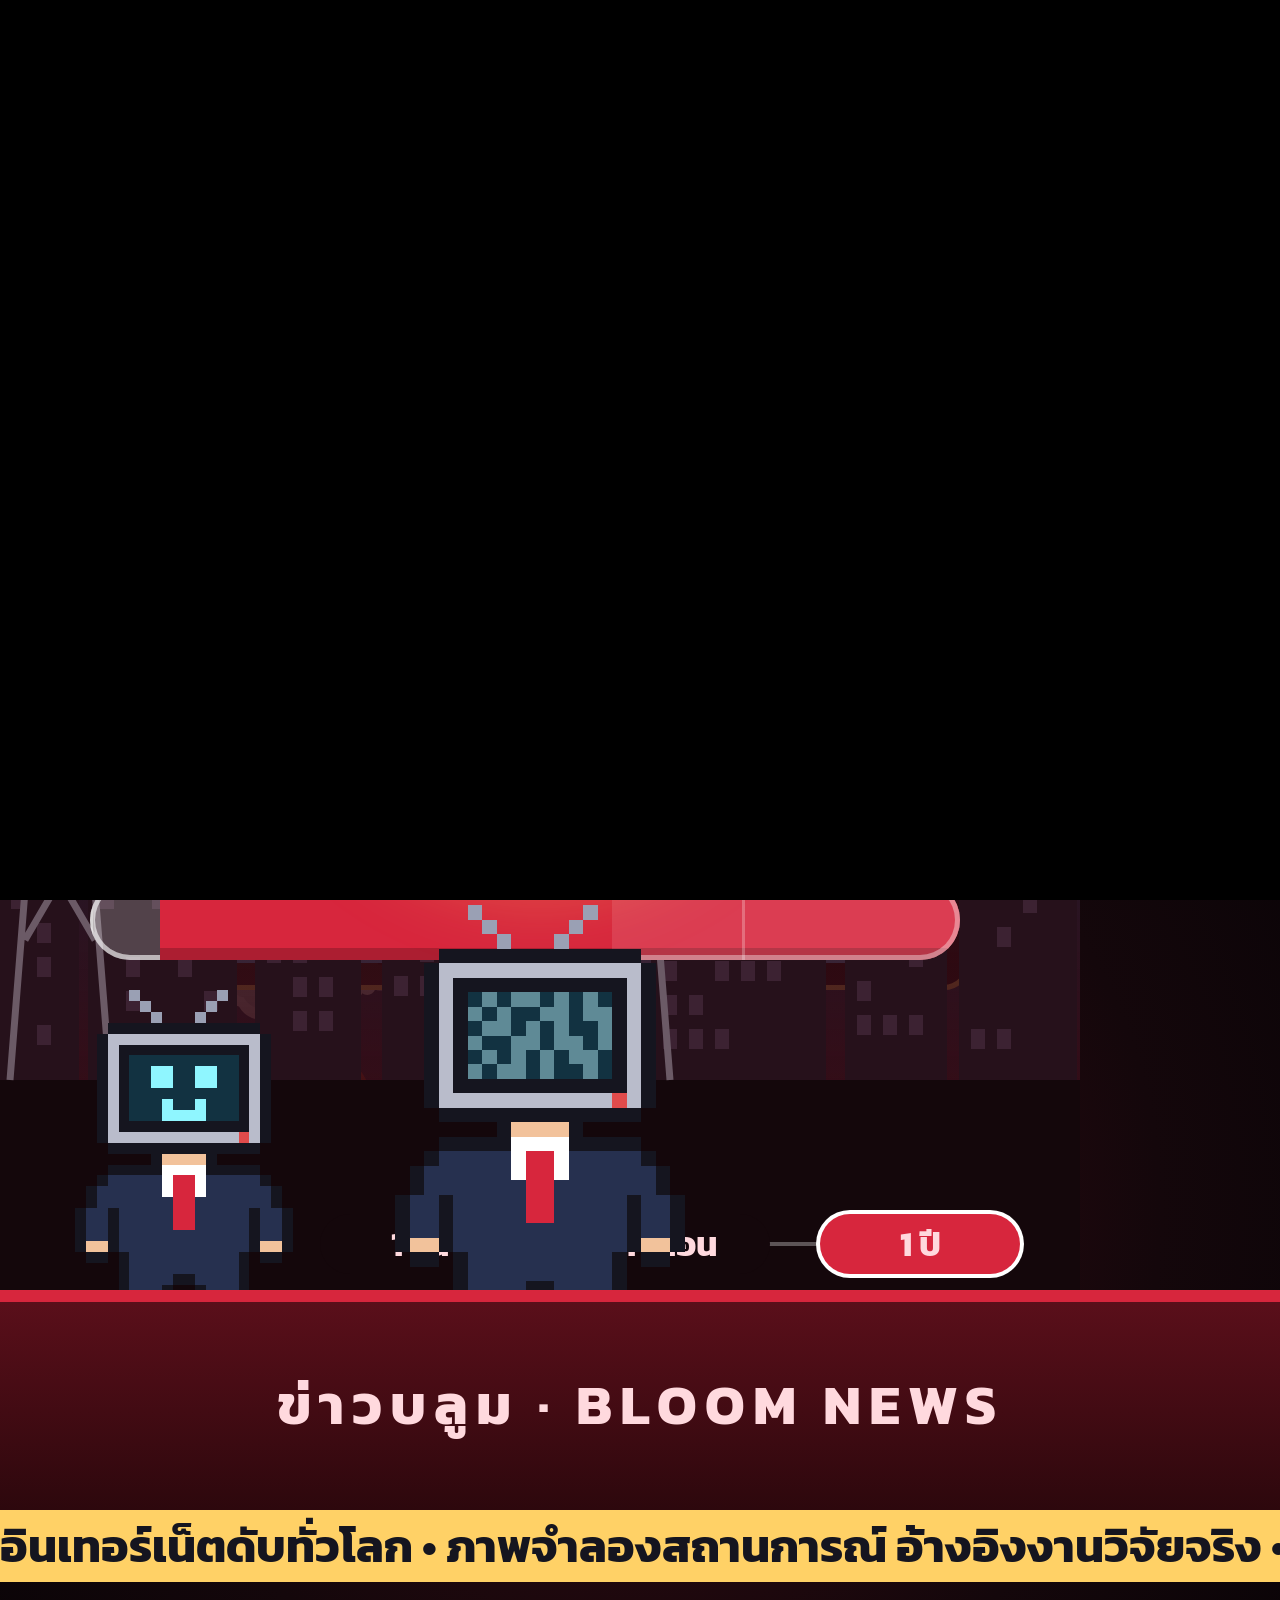
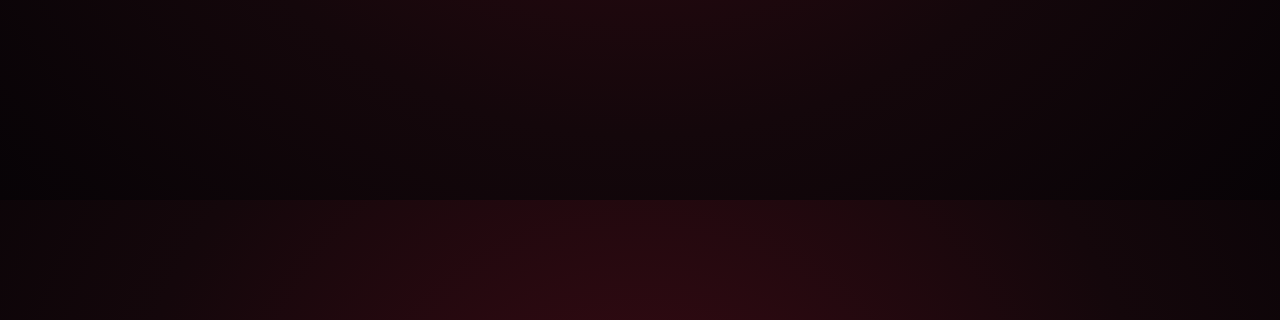
<file: scripts/no-internet-news-motion/scenes.html>
<!doctype html>
<html lang="th">
<head>
<meta charset="utf-8">
<style>
  /* Kanit ships with the project (fonts/, OFL). */
  @font-face { font-family: "Kanit"; font-weight: 500; src: url(fonts/Kanit-Medium.ttf); }
  @font-face { font-family: "Kanit"; font-weight: 700; src: url(fonts/Kanit-Bold.ttf); }

  :root { --ink: #15151f; --red: #d7263d; --red2: #8c0f1e; --paper: #fff5f0; --gold: #ffd166; --cyan: #7ff6ff; }
  html, body { margin: 0; width: 100%; height: 100%; overflow: hidden; color: #fff;
               font-family: "Kanit", sans-serif; font-weight: 700;
               background: radial-gradient(circle at 50% 35%, #3a0b14 0, #14070b 60%, #070306 100%); }
  section { position: absolute; inset: 0; }
  svg { display: block; overflow: visible; }
  svg[data-sprite] { shape-rendering: crispEdges; }

  /* ---- the broadcast frame: outside every section, so it runs on the video's clock and never jumps at a cut */
  .bar { position: absolute; top: 70px; left: 0; right: 0; height: 110px; background: var(--red); z-index: 2;
         display: flex; align-items: center; gap: 26px; padding-left: 50px; font-size: 64px; letter-spacing: 2px; }
  .bar b { background: #fff; color: var(--red); padding: 0 22px; font-size: 52px; }
  .live { width: 34px; height: 34px; background: #fff; animation: live 1s steps(1) infinite; }
  .desk { position: absolute; left: 0; right: 0; top: 1290px; height: 220px; background: linear-gradient(#5a0f1a, #2a070c);
          border-top: 12px solid var(--red); z-index: 2; }
  .desk span { position: absolute; left: 0; right: 0; top: 60px; text-align: center; font-size: 56px; color: #ffd9de; letter-spacing: 8px; }
  .ticker { position: absolute; left: 0; right: 0; top: 1510px; height: 72px; background: var(--gold); color: var(--ink);
            overflow: hidden; font-size: 46px; line-height: 72px; white-space: nowrap; z-index: 2; }
  /* the text twice, moved by exactly one copy per loop: the end of a loop is the same frame as its start */
  .ticker i { position: absolute; left: 0; font-style: normal; animation: tick 16s linear infinite; }
  .ticker i span { padding-right: 60px; }

  .bob { animation: bob 1.2s steps(1) infinite; }
  .shut { animation: blink 3.6s steps(1) infinite 1.3s; opacity: 0; }
  .talk { animation: talk .3s steps(1) infinite; }
  .noiseA { animation: wag .16s steps(1) infinite; }
  .noiseB { animation: wag2 .16s steps(1) infinite; }

  #caption { position: absolute; z-index: 3; left: 60px; right: 60px; bottom: 150px; padding: 26px 34px; background: #fff; color: var(--ink);
             border-left: 22px solid var(--red); text-align: center; font-size: 56px; line-height: 1.4; font-weight: 500; }
  #caption:empty { display: none }

  @keyframes pop   { from { transform: scale(0) } }
  @keyframes bob   { 50% { transform: translateY(-1px) } }
  @keyframes blink { 0% { opacity: 0 } 94% { opacity: 1 } }
  @keyframes talk  { 0% { opacity: 1 } 50% { opacity: 0 } }
  @keyframes wag   { 0% { opacity: 1 } 50% { opacity: 0 } }
  @keyframes wag2  { 0% { opacity: 0 } 50% { opacity: 1 } }
  @keyframes live  { 50% { opacity: .2 } }
  @keyframes tick  { to { transform: translateX(-50%) } }

  /* ---- Bloom impact kit: paste into the page's <style>, after the .stage rule so it wins. ----
     Every move LANDS at --at: seconds from the scene start (default .6s), set inline: style="--at: 1.2s".
     It may use the scene's length: style="--at: calc(var(--scene-dur) - 1.4s)".
     Pair each landing with its sound on the same element: data-sfx="hit@end" (slam, stamp),
     "zip@.18 thud@.86" (jump), "riser sparkle@end" (charge). Only the element's FIRST animation
     times its sounds, which is why each move lists its landing animation first.
     Seek-safe: no timers, no randomness; the renderer sets every frame's time. */

  /* slam: falls in stretched, squashes flat on contact, springs back. On the character's .stage. */
  .slam { animation: slam-fall .38s cubic-bezier(.55, 0, 1, .45) calc(var(--at, .6s) - .38s) both,
                     squash-settle .55s linear var(--at, .6s) forwards; transform-origin: 50% 100%; }
  @keyframes slam-fall { from { transform: translateY(-1500px) scale(.82, 1.3) } to { transform: translateY(0) scale(1.28, .7) } }
  @keyframes squash-settle {
    0%   { transform: scale(1.28, .7);  animation-timing-function: cubic-bezier(.2, .8, .4, 1) }
    30%  { transform: scale(.88, 1.14); animation-timing-function: ease-in-out }
    55%  { transform: scale(1.06, .95); animation-timing-function: ease-in-out }
    78%  { transform: scale(.98, 1.02) }
    100% { transform: none }
  }

  /* jump: crouch (anticipation), stretch on take-off, hang, stretch on the fall, squash on landing.
     Lands at --at; takes off .3s into the move. Sound: data-sfx="zip@.18 thud@.86" with --at = start + .86s. */
  .jump { animation: jump 1s linear calc(var(--at, 1s) - .86s) both; transform-origin: 50% 100%; }
  @keyframes jump {
    0%   { transform: none;                                 animation-timing-function: ease-out }
    18%  { transform: scale(1.2, .8);                       animation-timing-function: cubic-bezier(.3, 0, .2, 1) }
    30%  { transform: translateY(-200px) scale(.84, 1.22);  animation-timing-function: cubic-bezier(.2, .6, .4, 1) }
    52%  { transform: translateY(-330px) scale(1, 1);       animation-timing-function: cubic-bezier(.6, 0, .9, .5) }
    86%  { transform: translateY(0) scale(.88, 1.16);       animation-timing-function: ease-out }
    92%  { transform: scale(1.22, .78);                     animation-timing-function: ease-in-out }
    100% { transform: none }
  }

  /* charge: shivers and gathers for --len (default .8s), then releases big at --at.
     Sound: data-sfx="riser sparkle@end" (the riser spans the charge and stops on the release). */
  .charge { animation: charge var(--len, .8s) linear calc(var(--at, .9s) - var(--len, .8s)) both,
                       release .45s ease-out var(--at, .9s) forwards; transform-origin: 50% 100%; }
  @keyframes charge {
    0%   { transform: none }
    25%  { transform: translateX(-4px) scale(.97, 1.03) }
    50%  { transform: translateX(5px) scale(.95, 1.05) }
    75%  { transform: translateX(-6px) scale(.93, 1.07) }
    100% { transform: translateX(0) scale(.92, 1.08) }
  }
  @keyframes release { 0% { transform: scale(1.16, .88) } 35% { transform: scale(.95, 1.05) } 65% { transform: scale(1.03, .98) } 100% { transform: none } }

  /* stamp: a headline comes down big and lands at --at with a small overshoot. Sound: data-sfx="hit@end" or "pop@end". */
  .stamp { animation: stamp-in .28s cubic-bezier(.6, 0, 1, .6) calc(var(--at, .6s) - .28s) both,
                      stamp-settle .4s ease-out var(--at, .6s) forwards; }
  /* it starts only a little bigger than it lands and doesn't travel, so a full-width headline never leaves the frame
     or rides up into the band above it (bloom-visual-audit) */
  @keyframes stamp-in { from { opacity: 0; transform: scale(1.12) rotate(-1.5deg) } to { opacity: 1; transform: scale(.94) rotate(0) } }
  @keyframes stamp-settle { 0% { transform: scale(.94) } 45% { transform: scale(1.03) } 100% { transform: none } }

  /* shake: the camera takes the hit, decaying in under half a second. On the <section> (captions sit outside it and stay still). */
  .shake { animation: shake .42s linear var(--at, .6s) both; }
  @keyframes shake {
    0% { transform: none } 8% { transform: translate(-26px, 16px) } 20% { transform: translate(22px, -18px) }
    34% { transform: translate(-16px, 10px) } 48% { transform: translate(12px, -8px) } 64% { transform: translate(-6px, 5px) }
    80% { transform: translate(3px, -2px) } 100% { transform: none }
  }

  /* flash: two or three white frames on the hit. <i class="flash" style="--at: 1s"></i>, last in the section. */
  .flash { position: absolute; inset: 0; background: #fff; opacity: 0; pointer-events: none;
           animation: flash .2s steps(3) var(--at, .6s) forwards; }
  @keyframes flash { from { opacity: .6 } to { opacity: 0 } }

  /* burst: pixel debris flying out of the impact point. <div class="burst" style="--at: 1s; --x: 540px; --y: 1500px; --c: #ff8fab"
     data-n="10" data-r="260"></div>; the page script fills it (see fillBursts in the template). */
  .burst { position: absolute; left: var(--x, 50%); top: var(--y, 50%); width: 0; height: 0; }
  .burst i { position: absolute; left: -16px; top: -16px; width: 32px; height: 32px; background: var(--c, #fff); opacity: 0;
             animation: burst .6s cubic-bezier(.15, .8, .3, 1) var(--at, .6s) forwards; }
  @keyframes burst { 0% { opacity: 1; translate: 0 0; scale: 1 } 60% { opacity: 1 } 100% { opacity: 0; translate: var(--dx) var(--dy); scale: .4 } }

  /* The mouth follows the voice: Bloom sets html[data-mouth] on every frame (0 shut, 1 half, 2 open).
     Without it (peek.py, a plain browser) .talk keeps looping. Draw a .talk-half layer for the in-between. */
  html[data-mouth] .talk { animation: none; opacity: 0 }
  .talk-half { opacity: 0 }
  html[data-mouth="2"] .talk, html[data-mouth="1"] .talk-half { opacity: 1 }

  /* Breathing with the words: the sprite swells a few percent on loud syllables (--voice, 0..1). */
  .voice-pulse { transform-origin: 50% 100%; transform: scale(calc(1 + var(--voice, 0) * .03), calc(1 + var(--voice, 0) * .05)); }

  /* Faces: data-face="wow joy" on the .stage lets those face layers show, each in its own window:
     --wow-at / --wow-end, --joy-at / --joy-end (seconds from the scene start; default the whole scene).
     Draw each face as overlay layers with class "face face-joy" etc., painted after the eyes and mouth. */
  .face { display: none }
  [data-face~="joy"] .face-joy, [data-face~="wow"] .face-wow, [data-face~="sad"] .face-sad { display: inline; opacity: 0 }
  [data-face~="joy"] .face-joy { animation: face-on 1ms linear var(--joy-at, 0s) forwards, face-off 1ms linear var(--joy-end, 999s) forwards }
  [data-face~="wow"] .face-wow { animation: face-on 1ms linear var(--wow-at, 0s) forwards, face-off 1ms linear var(--wow-end, 999s) forwards }
  [data-face~="sad"] .face-sad { animation: face-on 1ms linear var(--sad-at, 0s) forwards, face-off 1ms linear var(--sad-end, 999s) forwards }
  @keyframes face-on { to { opacity: 1 } }
  @keyframes face-off { from, to { opacity: 0 } }

  /* ---- Bloom scenario props: the story acted out, not just said. Paste into the page's <style>
     (after the impact kit), and props.js into its <script>. Each prop shows one event happening:
     a BEFORE state, the TRIGGER, and the RESULT, landing at --at (seconds from the scene start).
     Colours follow the page: set --p-ink, --p-paper, --p-screen, --p-bad, --p-good, --p-accent on :root.
     Every prop is placed by its own inline left/top/width (it scales with --s, default 1).
     Seek-safe: CSS keyframes and window.bloomSeek only. ---- */

  :root { --p-ink: #1d1b2b; --p-paper: #ffffff; --p-screen: #f4f7ff; --p-bad: #e8435a; --p-good: #2dbb78; --p-accent: #3b7dd8; }
  .prop { position: absolute; transform-origin: 50% 50%; }
  .prop .lbl { position: absolute; left: 0; right: 0; text-align: center; font-size: 40px; line-height: 1.25; color: var(--p-ink); }
  @keyframes p-show { from, to { opacity: 1 } }
  @keyframes p-hide { from, to { opacity: 0 } }
  @keyframes p-in   { from { opacity: 0; transform: scale(.4) } 70% { opacity: 1; transform: scale(1.08) } to { opacity: 1; transform: none } }
  @keyframes p-nope { 0%, 100% { transform: none } 20% { transform: translateX(-18px) rotate(-2deg) } 40% { transform: translateX(16px) rotate(2deg) }
                      60% { transform: translateX(-10px) } 80% { transform: translateX(6px) } }
  @keyframes p-spin { to { transform: rotate(360deg) } }

  /* phone paying by QR: the scan line sweeps, a spinner turns, then the result (data-ok for success) */
  .qr { width: 360px; height: 640px; }
  .qr .body { position: absolute; inset: 0; background: var(--p-ink); border-radius: 46px; padding: 22px;
              animation: p-nope .45s linear var(--at, 2s) both; }
  .qr .screen { position: relative; height: 100%; background: var(--p-screen); border-radius: 28px; overflow: hidden; }
  .qr .head { position: absolute; top: 30px; left: 0; right: 0; text-align: center; font-size: 40px; color: var(--p-ink); }
  .qr .code { position: absolute; left: 50%; top: 120px; width: 230px; height: 230px; margin-left: -115px; display: grid;
              grid-template-columns: repeat(21, 1fr); background: #fff; padding: 10px; box-shadow: 0 0 0 4px var(--p-ink); }
  .qr .code i { background: var(--p-ink); }
  .qr .code i.o { background: transparent; }
  .qr .scan { position: absolute; left: 50%; width: 270px; margin-left: -135px; top: 110px; height: 8px; background: var(--p-good);
              box-shadow: 0 0 18px var(--p-good); opacity: 0;
              animation: p-show 1ms linear var(--t0, .4s) forwards, qr-scan .8s ease-in-out var(--t0, .4s) infinite alternate,
                         p-hide 1ms linear calc(var(--at, 2s) - .8s) forwards; }
  @keyframes qr-scan { from { transform: translateY(0) } to { transform: translateY(250px) } }
  .qr .amt { position: absolute; top: 400px; left: 0; right: 0; text-align: center; font-size: 56px; color: var(--p-ink); }
  .qr .head, .qr .code, .qr .amt { animation: p-hide 1ms linear var(--at, 2s) forwards; }  /* the result replaces the screen */
  .qr .spin { position: absolute; left: 50%; top: 480px; width: 70px; height: 70px; margin-left: -35px; border-radius: 50%;
              border: 10px solid #0002; border-top-color: var(--p-accent); opacity: 0;
              animation: p-show 1ms linear calc(var(--at, 2s) - .8s) forwards, p-spin .5s steps(8) infinite,
                         p-hide 1ms linear var(--at, 2s) forwards; }
  .qr .res { position: absolute; inset: 0; background: var(--p-bad); color: #fff; display: flex; flex-direction: column;
             align-items: center; justify-content: center; text-align: center; opacity: 0;
             animation: p-in .35s ease-out var(--at, 2s) both; }
  .qr[data-ok] .res { background: var(--p-good); }
  .qr[data-ok] .body { animation: none; }
  .qr .res b { font-size: 150px; line-height: 1.15; margin-bottom: 12px; }
  .qr .res span { font-size: 46px; line-height: 1.3; padding: 0 20px; }
  .qr .res small { font-size: 36px; line-height: 1.3; opacity: .9; margin-top: 18px; padding: 0 24px; }
  /* a tear-off calendar counting days (props.js counts; data-from, data-to, data-t0, data-at in seconds) */
  .cal { width: 300px; height: 330px; }
  .cal .pad { position: absolute; inset: 0; background: #fff; border-radius: 22px; box-shadow: 0 12px 0 #0002, 0 0 0 6px var(--p-ink); overflow: hidden; }
  .cal .top { height: 82px; background: var(--p-bad); color: #fff; font-size: 44px; line-height: 82px; text-align: center; white-space: nowrap; overflow: hidden; }
  .cal .num { font-size: 150px; line-height: 220px; text-align: center; color: var(--p-ink); }

  /* a number counting up (props.js; data-to, data-from, data-dec, data-pre, data-suf, data-t0, data-at) */
  .count { font-size: 120px; line-height: 1.15; white-space: nowrap; color: var(--p-ink); }
  .count .v { display: block; }
  .count small { display: block; font-size: 38px; line-height: 1.3; margin: 14px auto 0; }
  /* icons as files (bloom-visual/scripts/icons.py): <img class="icon" src="icons/x.svg" style="left:..; top:..; width:..; --at: 2s"> */
  .icon { position: absolute; opacity: 0; animation: p-in .35s cubic-bezier(.2, .8, .3, 1) var(--at, 0s) both; }
  .qr .head img { height: 46px; vertical-align: -10px; margin-right: 10px; }
  :root { --p-ink: #15151f; --p-screen: #f4f7ff; --p-bad: #d7263d; --p-good: #2dbb78; --p-accent: #3b7dd8; }
  .prop .lbl, .odds .tick { color: #fff; }
  .prop.count small { color: #ffd9de; font-size: 34px; white-space: normal; }
  .src { right: 120px; }
  .prop.count small { max-width: 500px; }

/* ---- Bloom motion kit: paste into the page's <style> after impact.css and props.css (if used).
   Every move starts at --at (seconds from the scene start, default .3s) and staggers on --i, which
   motion.js sets for [data-split] and [data-stagger]. Each class sets `animation`, so ONE moving class
   per element: to combine (an entrance and an exit, a cut and a slam), nest elements, a wrapper per move.
   Nested moves add up, and these use translate / scale / rotate, which also add to a `transform`.
   Seek-safe: keyframes only; the renderer sets every frame's time.

   Set the motion language once, on :root, and use the tokens everywhere (bloom-motion, section 1). */
:root {
  --e-out: cubic-bezier(.16, 1, .3, 1);     /* arrivals: fast then settle (expo out) */
  --e-in: cubic-bezier(.7, 0, .84, 0);      /* departures: leave accelerating */
  --e-move: cubic-bezier(.65, 0, .35, 1);   /* a thing or the camera going from A to B */
  --e-pop: cubic-bezier(.34, 1.56, .64, 1); /* one overshoot: playful only, never on numbers */
  --u: .4s;                                 /* the base unit: durations are multiples of it */
  --stagger: 70ms;                          /* words 40-70 ms, lines 60-100, chars 20-40 */
}

/* ---- text. Thai stacks marks above (่ ้ ๊ ั ี) and below (ุ ู) the line: the mask gets room on both
   sides, and the line starts far enough down that its tone marks are hidden too. */
.rise { display: block; overflow: hidden; padding: .35em 0 .25em; margin: -.35em 0 -.25em; }  /* one line per .rise */
.rise > * { display: block; animation: m-rise calc(var(--u) * 1.5) var(--e-out) calc(var(--at, .3s) + var(--i, 0) * 90ms) both; }
@keyframes m-rise { from { translate: 0 165% } }

.words .w, .chars .c { display: inline-block; white-space: pre;
  animation: m-word calc(var(--u) * 1.25) var(--e-out) calc(var(--at, .3s) + var(--i, 0) * var(--stagger)) both; }
@keyframes m-word { from { opacity: 0; translate: 0 .45em } }
.words.pop .w { animation: m-wpop .26s var(--e-pop) calc(var(--at, .3s) + var(--i, 0) * var(--stagger)) both; }
@keyframes m-wpop { from { opacity: 0; translate: 0 .18em; scale: .7 } }

.wipe { animation: m-wipe calc(var(--u) * 1.5) var(--e-out) var(--at, .3s) both; }
@keyframes m-wipe { from { clip-path: inset(-.3em 100% -.3em 0) } to { clip-path: inset(-.3em 0 -.3em 0) } }

.blurin { animation: m-blur calc(var(--u) * 1.75) var(--e-out) var(--at, .3s) both; }  /* costly: one per frame */
@keyframes m-blur { from { opacity: 0; filter: blur(12px) } }

/* a word that lands: give it its own colour and a small scale, on the beat the voice says it */
.hit-word { display: inline-block; animation: m-hitw .3s var(--e-out) var(--at, 1s) both; }
@keyframes m-hitw { 0% { color: inherit; scale: 1 } 40% { scale: 1.12 } 100% { color: var(--accent, #ffd166); scale: 1 } }

/* ---- lines that draw. Put pathLength="1" on each <path>, so every path takes the same dash numbers. */
.draw, .draw path, .draw line, .draw polyline, .draw circle { stroke-dasharray: 1; stroke-dashoffset: 1;
  animation: m-draw var(--len, .9s) var(--e-move) calc(var(--at, .3s) + var(--i, 0) * .12s) both; }
.draw.hand, .draw.hand * { animation-timing-function: linear; }  /* a steady hand: eased long strokes lurch */
@keyframes m-draw { to { stroke-dashoffset: 0 } }
.fill-after { animation: m-fade var(--u) ease-out calc(var(--at, .3s) + var(--len, .9s)) both; }  /* outline first, then the fill */
@keyframes m-fade { from { opacity: 0 } }

.flow { stroke-dasharray: 8 8; animation: m-flow .6s linear infinite; }  /* data moving along a line */
@keyframes m-flow { to { stroke-dashoffset: -16 } }

/* something travelling a path: style="--path: path('M0 0 C 300 -200 600 -200 900 0')" */
.along { offset-path: var(--path); offset-rotate: var(--turn, 0deg); offset-distance: 0%;
  animation: m-along var(--len, 1.4s) var(--e-move) var(--at, .3s) both; }
.along.turns { --turn: auto; }
@keyframes m-along { to { offset-distance: 100% } }

/* ---- the camera on one element (a world, a stage). For several moves in a scene use motion.js data-cam. */
.push-in { transform-origin: var(--fx, 50%) var(--fy, 45%); animation: m-push var(--len, 1.6s) var(--e-move) var(--at, 0s) both; }
@keyframes m-push { to { scale: var(--k, 1.12) } }
.pull-out { transform-origin: var(--fx, 50%) var(--fy, 45%); animation: m-pull var(--len, 1.8s) var(--e-move) var(--at, 0s) both; }
@keyframes m-pull { from { scale: var(--k, 1.15) } }
.drift { animation: m-drift calc(var(--scene-dur, 8s) + 1s) linear both; }  /* a slow pan across the whole scene */
@keyframes m-drift { from { translate: calc(var(--dx, 40px) * -1) 0 } to { translate: var(--dx, 40px) 0 } }

/* ---- cuts. The way in on the scene's wrapper, the way out on a wrapper inside it:
   <section data-scene="x"><div class="in-whip"><div class="out-push" style="--fx: 50%; --fy: 30%">…
   A hard cut needs none of them; pick one family for the video and one accent for the turn (bloom-motion, section 4). */
.in-whip  { animation: m-whip-in .28s var(--e-out) both; }
.out-whip { animation: m-whip-out .28s var(--e-in) calc(var(--scene-dur) - .28s) both; }
@keyframes m-whip-in  { from { translate: 100% 0; filter: blur(14px) } }
@keyframes m-whip-out { to   { translate: -100% 0; filter: blur(14px) } }
.in-push  { animation: m-push-in .4s var(--e-out) both; }             /* we fly into the new scene */
.out-push { transform-origin: var(--fx, 50%) var(--fy, 45%); animation: m-push-out .35s var(--e-in) calc(var(--scene-dur) - .35s) both; }
@keyframes m-push-in  { from { scale: 1.25; opacity: 0 } }
@keyframes m-push-out { to   { scale: 2.4; opacity: 0 } }             /* into the screen, the window, the eye */
.in-dip  { animation: m-fade .35s ease-out both; }                     /* time passing: a chapter break */
.out-dip { animation: m-dip .35s ease-in calc(var(--scene-dur) - .35s) both; }
@keyframes m-dip { to { opacity: 0 } }

/* ---- texture: hand-drawn boil, re-drawn every 4 frames (every frame reads as noise) */
.boil { animation: m-boil .4s steps(1) infinite; }
@keyframes m-boil { 0% { translate: 0 0; rotate: 0deg } 33% { translate: .6px -.5px; rotate: .25deg } 66% { translate: -.5px .4px; rotate: -.2deg } }

/* ---- endings: every video ends on a hook (bloom-story-structure, "End on a hook"; bloom-motion section 3).
   Full-frame layers, last inside the final scene's section. Time them with --at (and --len for a fade).
   .end-cut   black at once on the reveal: data-sfx="hit cut" (or "sting cut"); the music stops dead with it
   .end-fade  black over --len: data-sfx="fade"; the music fades over the same span
   .tease     the next part glimpsed but never resolved: it rises as a dark, soft silhouette and stays one
              (set it against light: a glow, a lit doorway, a bright sky, or it disappears into a dark page)
   .peek      the next part through a slit that opens a little and stops */
.end-cut, .end-fade { position: absolute; inset: 0; z-index: 90; background: var(--end, #000); opacity: 0; pointer-events: none; }
.end-cut  { animation: m-end .001s steps(1, start) var(--at, 1s) forwards;  /* black on the very frame of --at, with its sound */ }
.end-fade { animation: m-end var(--len, .9s) ease-in var(--at, 1s) forwards; }
@keyframes m-end { to { opacity: 1 } }
.tease { animation: m-tease var(--len, 1.4s) var(--e-out) var(--at, .3s) both; }
@keyframes m-tease { from { opacity: 0; scale: .92; filter: brightness(0) blur(18px) } to { opacity: 1; scale: 1; filter: brightness(.14) blur(4px) } }
.peek { animation: m-peek var(--len, 1.2s) var(--e-move) var(--at, .3s) both; }
@keyframes m-peek { from { clip-path: inset(50% 0 50% 0) } to { clip-path: inset(36% 0 36% 0) } }


  /* ==== this video's motion language: energetic / breaking. Unit .2 s, 35 ms stagger, expo-out arrivals,
     ease-in exits, overshoot only on hits (stamps, pins), never on numbers. ==== */
  :root { --u: .2s; --stagger: 35ms; --e-out: cubic-bezier(.16, 1, .3, 1); --e-in: cubic-bezier(.7, 0, .84, 0);
          --e-move: cubic-bezier(.65, 0, .35, 1); --e-pop: cubic-bezier(.34, 1.56, .64, 1); }

  /* ---- the header band, the same in every scene: headline 196, source 300 */
  .headline { position: absolute; top: 196px; left: 30px; right: 30px; text-align: center; font-size: 76px; line-height: 1.15;
              text-shadow: 6px 6px 0 var(--red2); }
  .src { position: absolute; top: 300px; left: 60px; right: 120px; text-align: center; font-size: 32px; font-weight: 500; color: #ffb3bd; }
  .scrim { position: absolute; left: 0; right: 0; top: 180px; height: 360px; pointer-events: none;
           background: linear-gradient(#14070bf2 0, #14070bc8 48%, #14070b00); }
  /* the year (or the verdict) under the header, the same place in every scene that has one */
  .chip { position: absolute; left: 0; right: 0; top: 352px; text-align: center; font-size: 130px; line-height: 1.15;
          color: var(--gold); text-shadow: 6px 6px 0 var(--red2); font-variant-numeric: tabular-nums; }
  .chip .rise { display: inline-block; }

  /* ---- the footage window: the world the camera moves through, from under the bar to the desk */
  .view { position: absolute; left: 0; top: 180px; width: 1080px; height: 1110px; overflow: hidden; }
  .world, .ov, .layer, .wrap { position: absolute; left: 0; top: 0; width: 1080px; height: 1110px; }
  .world svg.big { position: absolute; left: 0; top: 0; width: 1080px; height: 1110px; }

  /* ---- the anchor at the desk, in front of the footage; reacts on the hits */
  .anchor { position: absolute; left: 64px; top: 990px; width: 240px; }
  .anchor.big { left: 390px; top: 930px; width: 300px; }
  .anchor svg { width: 100%; }
  .enter { transform-origin: 50% 100%; animation: pop .5s steps(5) both; }
  .recoil { transform-origin: 50% 100%; animation: recoil .5s var(--e-out) var(--at, 99s) both; }
  @keyframes recoil { 0% { transform: none } 18% { transform: translateY(12px) scale(1.06, .92) rotate(-2deg) }
                      50% { transform: translateY(-6px) scale(.97, 1.04) rotate(1deg) } 100% { transform: none } }

  /* ---- the time track (day, month, year): the red marker carries across the cuts */
  .track3 { position: absolute; left: 320px; top: 1214px; width: 700px; height: 60px; font-size: 34px; line-height: 60px; }
  .track3::before { content: ""; position: absolute; left: 30px; right: 30px; top: 28px; height: 4px; background: #ffffff50; }
  .track3 span { position: absolute; top: 0; width: 200px; text-align: center; color: #ffd9de; }
  .track3 span:nth-of-type(2) { left: 250px; } .track3 span:nth-of-type(3) { left: 500px; }
  .track3 .mk { position: absolute; left: 0; top: 0; width: 200px; height: 60px; border-radius: 30px; background: var(--red);
                box-shadow: 0 0 0 4px #fff; }
  .track3 .lane { position: absolute; left: 0; top: 0; width: 200px; height: 60px; border-radius: 30px; background: #14070b; }
  .track3 .lane:nth-of-type(2) { left: 250px; } .track3 .lane:nth-of-type(3) { left: 500px; }
  .mk.at1 { animation: pin-in .3s var(--e-pop) .3s both; }
  .mk.to2 { animation: mk2 .4s var(--e-move) .3s both; }
  .mk.to3 { animation: mk3 .4s var(--e-move) .3s both; }
  @keyframes mk2 { from { translate: 0 0 } to { translate: 250px 0 } }
  @keyframes mk3 { from { translate: 250px 0 } to { translate: 500px 0 } }

  /* ---- small moves, all on the tokens */
  .on  { opacity: 0; animation: on 1ms linear var(--at, 0s) forwards; }
  @keyframes on { to { opacity: 1 } }
  .off { animation: off var(--u) var(--e-in) var(--at, 99s) forwards; }
  @keyframes off { to { opacity: 0 } }
  .fade-in { animation: m-fade calc(var(--u) * 2) var(--e-out) var(--at, 0s) both; }
  .pin-in { animation: pin-in .35s var(--e-pop) var(--at, 0s) both; }
  @keyframes pin-in { from { opacity: 0; scale: .3 } }
  .drop { animation: drop .5s linear var(--at, 0s) both; }
  @keyframes drop { 0% { opacity: 0; translate: 0 -240px; animation-timing-function: cubic-bezier(.55, 0, 1, .45) }
                    55% { opacity: 1; translate: 0 0; animation-timing-function: var(--e-out) } 75% { translate: 0 -22px; animation-timing-function: ease-in }
                    100% { translate: 0 0 } }
  .grow-y { transform-origin: 50% 100%; animation: grow-y .3s var(--e-out) var(--at, 0s) both; }
  @keyframes grow-y { from { scale: 1 0 } }
  .grow-x { transform-origin: 0 50%; animation: grow-x var(--len, .6s) var(--e-out) var(--at, 0s) both; }
  @keyframes grow-x { from { scale: 0 1 } }
  .bump { transform-origin: 50% 100%; animation: bump .3s var(--e-out) var(--at, 99s) both; }
  @keyframes bump { 40% { scale: 1.1 } }
  .slide-in { animation: slide-in .35s var(--e-out) var(--at, 0s) both; }
  @keyframes slide-in { from { translate: 560px 0; rotate: 14deg } }
  .slide-out { animation: slide-out .25s var(--e-in) var(--at, 99s) forwards; }
  @keyframes slide-out { to { translate: 640px 0; rotate: -10deg } }
  .rise-in { animation: rise-in .3s var(--e-out) var(--at, 0s) both; }
  @keyframes rise-in { from { opacity: 0; translate: 0 120px } }
  .quake { animation: quake .12s steps(2) var(--at, 99s) var(--n, 6); }
  @keyframes quake { 50% { translate: 6px -4px } }
  /* a sound cue for a move drawn in JS: Bloom times data-sfx from the element's first animation */
  .cue { position: absolute; width: 0; height: 0; animation: cue var(--len, .1s) linear var(--at, 0s) both; }
  @keyframes cue { to { opacity: 1 } }
  /* a drawn ✕ badge (no typed glyph: the renderer's fonts differ) */
  .x { position: absolute; width: var(--s, 80px); height: var(--s, 80px); border-radius: 50%; background: var(--red); box-shadow: 0 0 0 6px #fff; }
  .x::before, .x::after { content: ""; position: absolute; left: 20%; right: 20%; top: 42%; height: 16%; background: #fff; border-radius: 4px; rotate: 45deg; }
  .x::after { rotate: -45deg; }

  /* ---- hook + end: the globe and its network */
  .globe { position: absolute; }
  .globe > img { position: absolute; inset: 0; width: 100%; height: 100%; }
  .globe .rim { position: absolute; inset: -18px; border-radius: 50%; box-shadow: 0 0 70px 12px #ffd16640; }
  .globe .dawn { position: absolute; inset: 0; border-radius: 50%; background: radial-gradient(circle at 100% 38%, #ffd16670, #ffd16600 58%); }
  .g-img.hook { filter: brightness(.62) saturate(.9); animation: g-dark .4s var(--e-in) 3.6s forwards; }
  @keyframes g-dark { to { filter: grayscale(1) brightness(.26) } }
  .g-img.end { filter: grayscale(1) brightness(.26); animation: g-light 1.2s var(--e-out) .5s forwards; }
  @keyframes g-light { to { filter: brightness(.62) saturate(.9) } }
  .net { position: absolute; inset: 0; width: 100%; height: 100%; }
  .net .arc { fill: none; stroke: var(--gold); stroke-width: 4; stroke-linecap: round; }
  .net .fl { fill: none; stroke: #fff; stroke-width: 3; stroke-dasharray: 6 18; animation: fl .6s linear infinite; }
  @keyframes fl { to { stroke-dashoffset: -24 } }
  .net .halo { fill: var(--gold); opacity: .3; }
  .net .core { fill: var(--gold); }
  .net.hook .o { animation: off .3s var(--e-in) calc(3.55s + var(--d)) forwards; }
  .net.hook .core { animation: n-dim .1s steps(1) calc(3.6s + var(--d)) both; }
  @keyframes n-dim { to { fill: #454a57 } }
  .net.end .o { opacity: 0; animation: on .3s var(--e-out) calc(.5s + var(--d)) forwards; }
  .net.end .core { fill: #454a57; animation: n-lit .1s steps(1) calc(.5s + var(--d)) both; }
  @keyframes n-lit { to { fill: var(--gold) } }
  .tile { position: absolute; width: 120px; height: 120px; border-radius: 28px; background: var(--paper); box-shadow: 0 8px 0 #0008; }
  .tile > img { position: absolute; left: 18px; top: 18px; width: 84px; height: 84px; animation: t-grey .15s steps(1) var(--off) both; }
  @keyframes t-grey { to { filter: grayscale(1) opacity(.35) } }
  .tile > .x { right: -18px; top: -18px; --s: 58px; }

  /* ---- sun */
  .corona { transform-box: fill-box; transform-origin: center; animation: corona 2.4s var(--e-move) infinite; }
  @keyframes corona { 50% { scale: 1.06 } }
  .flare { transform-box: fill-box; transform-origin: 0% 50%; animation: flare 1.3s var(--e-in) 3.4s both, flare-go .25s var(--e-in) 4.7s forwards; }
  @keyframes flare { from { scale: 0 } 60% { scale: 1 } 75% { scale: .9 } to { scale: 1.2 } }
  @keyframes flare-go { to { scale: 0; opacity: 0 } }
  .ring1 { transform-box: fill-box; transform-origin: center; opacity: 0; animation: ring1 .6s var(--e-out) 5.9s forwards; }
  @keyframes ring1 { from { opacity: 1; scale: .8 } to { opacity: 0; scale: 1.6 } }
  .bolt { opacity: 0; animation: bolt .45s linear var(--at, 7s) forwards; }
  @keyframes bolt { 0%, 55% { opacity: 1 } 100% { opacity: 0 } }
  .tdesk { position: absolute; left: 600px; top: 890px; width: 440px; height: 34px; background: #6b4426; box-shadow: inset 0 -10px 0 #4a2c16; }
  .tdesk::before, .tdesk::after { content: ""; position: absolute; top: 34px; width: 26px; height: 160px; background: #4a2c16; left: 30px; }
  .tdesk::after { left: auto; right: 30px; }
  .tkey { position: absolute; left: 630px; top: 846px; width: 110px; height: 44px; background: #2a1a12; border-radius: 8px 8px 0 0; }
  .tkey::after { content: ""; position: absolute; left: 30px; top: -26px; width: 60px; height: 26px; border-radius: 30px 30px 0 0; background: #b07a3c; }
  .paper { position: absolute; left: 760px; top: 776px; width: 250px; height: 112px; background: #f6efe2; rotate: -4deg; border-radius: 6px;
           box-shadow: 0 6px 0 #0005; animation: char .6s linear 8.0s both; }
  @keyframes char { to { background: #4a2a18 } }
  .morse { position: absolute; left: 20px; right: 20px; top: 44px; height: 22px; display: flex; gap: 10px; align-items: center; }
  .morse i { display: block; height: 10px; width: 14px; background: var(--ink); border-radius: 3px; }
  .morse i.l { width: 40px; }
  .fire { position: absolute; left: 790px; top: 600px; width: 210px; transform-origin: 50% 100%; animation: pin-in .35s var(--e-pop) 7.95s both; }
  .fire img { display: block; width: 100%; transform-origin: 50% 100%; animation: flick .3s steps(1) infinite; }
  @keyframes flick { 50% { scale: 1.05 .94 } }
  .ghost { opacity: 0; animation: on 1ms linear 12.2s forwards; }
  .lbl1 { position: absolute; left: 700px; top: 500px; font-size: 48px; color: var(--gold); }

  /* ---- sea floor (cable, month) */
  .cab { fill: none; stroke-linecap: round; }
  .cab.o { stroke: #141a24; stroke-width: 24; }
  .cab.i { stroke: #3d4b5e; stroke-width: 8; }
  .lite { fill: none; stroke: var(--cyan); stroke-width: 8; stroke-linecap: round; stroke-dasharray: 40 60;
          filter: drop-shadow(0 0 8px var(--cyan)); animation: lite .5s linear infinite; }
  @keyframes lite { to { stroke-dashoffset: -100 } }
  .pk { position: absolute; left: 0; width: 44px; height: 16px; margin-top: -8px; border-radius: 8px; background: #e9feff;
        box-shadow: 0 0 18px 4px var(--cyan); animation: pk 3s linear calc(2.8s - var(--i) * .6s) infinite; }
  @keyframes pk { from { translate: -700px 0 } to { translate: 1500px 0 } }
  .snapL, .snapR { transform-box: fill-box; animation: snapL .45s var(--e-out) var(--at, 9.5s) both; transform-origin: 0% 50%; }
  .snapR { transform-origin: 100% 50%; animation-name: snapR; }
  @keyframes snapL { to { translate: -30px 0; rotate: 5deg } }
  @keyframes snapR { to { translate: 30px 0; rotate: -5deg } }
  .tag { position: absolute; padding: 0 22px; height: 64px; line-height: 64px; font-size: 40px; background: var(--red); border-radius: 12px; white-space: nowrap; }
  .tag.ink { background: #14070bd0; box-shadow: inset 0 0 0 3px #ffffff40; }

  /* ---- day */
  .stall-sign { position: absolute; left: 600px; top: 218px; width: 420px; text-align: center; font-size: 46px; color: var(--ink); }
  .note { position: absolute; left: 0; top: 0; width: 120px; height: 70px; }
  .note .b { position: absolute; inset: 0; background: #4caf6a; border: 5px solid #1f5f35; border-radius: 10px;
             animation: frz .15s steps(1) 1.6s both; }
  @keyframes frz { to { background: #9aa3b5; border-color: #5b6272 } }
  .note .b::after { content: "฿"; position: absolute; left: 0; right: 0; top: 4px; text-align: center; font-size: 40px; line-height: 50px; color: #1f5f35; }
  .note .eye { position: absolute; top: -16px; width: 26px; height: 26px; border-radius: 50%; background: #fff; box-shadow: 0 0 0 4px #1f5f35; }
  .note .eye::after { content: ""; position: absolute; left: 9px; top: 9px; width: 10px; height: 10px; border-radius: 50%; background: var(--ink); }
  .note .lg { position: absolute; top: 62px; width: 8px; height: 32px; background: #1f5f35; transform-origin: 50% 0; }
  .note .lg1 { left: 34px; animation: gaitA .24s steps(1) .4s 5 both; }
  .note .lg2 { left: 76px; animation: gaitB .24s steps(1) .4s 5 both; }
  @keyframes gaitA { 0% { rotate: 28deg } 50% { rotate: -28deg } }
  @keyframes gaitB { 0% { rotate: -28deg } 50% { rotate: 28deg } }
  .note .ex { position: absolute; left: 92px; top: -86px; width: 64px; height: 64px; border-radius: 50%; background: var(--red);
              font-size: 50px; line-height: 64px; text-align: center; box-shadow: 0 0 0 5px #fff; }
  .route { fill: none; stroke: var(--gold); stroke-width: 8; stroke-dasharray: 14 14; stroke-linecap: round; animation: route-bad .1s steps(1) 1.9s both; }
  @keyframes route-bad { to { stroke: var(--red) } }
  .fly { position: absolute; left: 0; top: 0; width: 76px; height: 44px; margin: -22px 0 0 -38px; background: #4caf6a; border: 4px solid #1f5f35;
         border-radius: 6px; opacity: 0; }
  .board { position: absolute; left: 1260px; top: 140px; width: 960px; height: 430px; background: #1c0a10; border: 6px solid var(--gold);
           border-radius: 26px; overflow: hidden; }
  .board h3 { margin: 0; height: 84px; line-height: 84px; background: var(--red); text-align: center; font-size: 44px; }
  .pod { position: absolute; width: 150px; background: #4b4f5c; box-shadow: inset 0 14px 0 #ffffff22; }
  .pod b { position: absolute; left: 0; right: 0; top: 16px; text-align: center; font-size: 64px; line-height: 1.1; color: #c9ccd6; }
  .pod.th { background: linear-gradient(#a51931 0 16.66%, #f4f5f8 16.66% 33.33%, #2d2a4a 33.33% 66.66%, #f4f5f8 66.66% 83.33%, #a51931 83.33%); }
  .pod.th b { color: #fff; top: 22px; text-shadow: 0 0 10px #000, 4px 4px 0 #000; }
  .bill { position: absolute; width: 220px; height: 96px; background: #5aa469; border: 5px solid #2e6b3c; border-radius: 8px;
          animation: bill-fly .7s var(--e-in) var(--at) both; }
  .bill::after { content: "$"; position: absolute; left: 0; right: 0; top: 0; text-align: center; font-size: 60px; line-height: 86px; color: #2e6b3c; }
  @keyframes bill-fly { to { translate: var(--dx) var(--dy); rotate: var(--r); opacity: 0 } }

  /* ---- month */
  .wf path { fill: none; stroke: #2dbb78; stroke-width: 16; stroke-linecap: round; animation: wf-off .1s steps(1) 9.4s both; }
  @keyframes wf-off { to { stroke: #6b7080 } }
  .pin { position: absolute; width: 60px; height: 60px; border-radius: 50% 50% 50% 0; rotate: -45deg; background: var(--red); box-shadow: 0 0 0 6px #fff; }
  .pin::after { content: ""; position: absolute; left: 20px; top: 20px; width: 20px; height: 20px; border-radius: 50%; background: #fff; }
  .fleet { position: absolute; left: 120px; top: 170px; width: 840px; height: 630px; background: #14070be6; border: 5px solid var(--gold);
           border-radius: 26px; }
  .fleet .grid { position: absolute; left: 86px; top: 212px; width: 668px; display: grid; grid-template-columns: repeat(10, 56px); gap: 12px; }
  .fleet .grid img { width: 56px; height: 56px; }

  /* ---- year */
  .lit { animation: lit-out .3s linear var(--d) forwards; }
  @keyframes lit-out { 0% { opacity: 1 } 30% { opacity: .2 } 55% { opacity: .9 } 100% { opacity: 0 } }
  .wire { fill: none; stroke: #8c7a86; stroke-width: 5; animation: wire-hit .6s linear 4.9s forwards; }
  @keyframes wire-hit { from { stroke: #fff } to { stroke: #3a2a34 } }
  .doc { position: absolute; left: 560px; top: 170px; width: 400px; height: 470px; background: var(--paper); border-radius: 14px;
         color: var(--ink); box-shadow: 0 14px 0 #0008; }
  .doc h4 { margin: 34px 30px 0; font-size: 38px; line-height: 1.2; }
  .doc p { margin: 10px 30px 0; font-size: 28px; font-weight: 500; color: #5a5f6e; }
  .doc svg { position: absolute; left: 30px; top: 250px; }
  .doc .seal { position: absolute; left: 150px; top: 330px; padding: 4px 18px; border: 6px solid var(--red); color: var(--red); font-size: 44px;
               rotate: -10deg; border-radius: 10px; }
  .money { position: absolute; left: 0; right: 0; top: 190px; text-align: center; font-size: 220px; line-height: 1.1; color: var(--gold);
           text-shadow: 8px 8px 0 var(--red2); font-variant-numeric: tabular-nums; }
  .money span { display: inline-block; }
  .money2 { position: absolute; left: 0; right: 0; top: 440px; text-align: center; font-size: 84px; line-height: 1.2; }
  .money3 { position: absolute; left: 0; right: 0; top: 550px; text-align: center; font-size: 36px; font-weight: 500; color: #ffd9de; }

  /* ---- the range bar: year (recovery, 0-10 years) and odds (0-20 %) share it, at the same place */
  .bar2 { position: absolute; left: 90px; top: 700px; width: 870px; height: 80px; border-radius: 40px; background: #ffffff1c;
          box-shadow: inset 0 0 0 5px #ffffff60; overflow: hidden; }
  .bar2 .band { position: absolute; top: 0; bottom: 0; background: var(--red); box-shadow: inset 0 -12px 0 #0003; }
  .bar2 .ticks { position: absolute; inset: 0; background: repeating-linear-gradient(90deg, #ffffff40 0 3px, transparent 3px var(--step)); }
  .bnum { position: absolute; font-size: 96px; line-height: 1.1; color: var(--gold); text-shadow: 6px 6px 0 var(--red2); white-space: nowrap;
          font-variant-numeric: tabular-nums; }
  .tri { position: absolute; top: 656px; width: 0; height: 0; margin-left: -22px; border: 22px solid transparent; border-top: 34px solid #fff; border-bottom: 0; }
  /* ---- the ending: the question hangs, the signal dies, black */
  .question { position: absolute; left: 60px; right: 60px; top: 780px; text-align: center; font-size: 84px; line-height: 1.2;
              text-shadow: 6px 6px 0 var(--red2); }
  .globe.blink { animation: blink2 .3s steps(1) 2.9s both; }
  @keyframes blink2 { 0% { opacity: .25 } 50% { opacity: 1 } }
  /* the anchor's screen goes to static again just before the signal dies (a second face window on a nested element) */
  .static-face .face-wow { display: inline; opacity: 0; animation: face-on 1ms linear 0s forwards, face-off 1ms linear .6s forwards,
                           face-on 1ms linear 5.5s forwards; }
  #static { position: absolute; left: 0; top: 0; width: 1080px; height: 1920px; z-index: 80; pointer-events: none; }
</style>
</head>
<body>
  <!-- data-audit: the broadcast bar is a frame (nothing to read in it); the ticker runs off both edges on purpose -->
  <div class="bar" data-audit="safe"><b>ข่าวด่วน</b>BREAKING<div class="live"></div></div>
  <div class="desk"><span>ข่าวบลูม · BLOOM NEWS</span></div>
  <div class="ticker" data-audit="frame spill safe"><i><span>อินเทอร์เน็ตดับทั่วโลก • ภาพจำลองสถานการณ์ อ้างอิงงานวิจัยจริง • ข้อมูลระหว่างประเทศกว่า 99% วิ่งผ่านสายเคเบิลใต้ทะเล • โอกาสเกิดพายุสุริยะรุนแรง 1.6–12% ในทุก 10 ปี •</span><span>อินเทอร์เน็ตดับทั่วโลก • ภาพจำลองสถานการณ์ อ้างอิงงานวิจัยจริง • ข้อมูลระหว่างประเทศกว่า 99% วิ่งผ่านสายเคเบิลใต้ทะเล • โอกาสเกิดพายุสุริยะรุนแรง 1.6–12% ในทุก 10 ปี •</span></i></div>

  <!-- Every scene: the same broadcast frame (bar, header band at 196/300, desk, ticker) over a footage window
       (.view, 180-1290) where a camera (data-cam, motion.js) moves through a world bigger than the frame.
       The worlds are marked data-audit="frame teleport": the camera carries text across the window's edge
       (the window clips it) and cuts inside a scene are camera jumps on purpose. -->

  <!-- ================================================================== HOOK -->
  <section data-scene="hook" class="shake" style="--at: 4.0s">
  <!-- motion: 0.0 camera already moving: close on the lit network, pulling out (k 1.4 -> 1)         · stars drift
       0.3  headline stamps (hit) before the first word
       1.35 "สมมติว่าเช้าพรุ่งนี้" the apps pop in around the globe (35 ms stagger), dawn on its rim
       3.55-4.05 "ดับลง" the network goes out in a wave left->right, the globe greys     · flash, shake, anchor's face -> static
       4.6  camera pushes onto one app                     5.2 "แอปเดียว" that app greys, ✕ (buzz)
       5.75 "ทั้งหมด" camera pulls back, every other app ✕ in a 40 ms cascade · hold 6.3-7.0
       cut: the dark globe becomes the sun scene's Earth, same place, same size -->
    <div class="view">
      <div class="world" data-audit="frame teleport" data-cam="0 1.4 640 360, 2.6 1 540 555, 3.5 1 540 555, 4.1 1.08 540 520, 4.6 1.08 540 520, 5.15 1.5 820 450, 5.75 1.5 820 450, 6.3 1 540 555">
        <div class="layer" data-depth="0.3"><canvas data-particles="dust" data-n="110" data-seed="4" data-color="#ffffff #ffd9de #ffd166"
             style="position:absolute; left:-300px; top:-300px; width:1700px; height:1700px"></canvas></div>
        <div class="layer">
          <div class="globe" style="left:240px; top:140px; width:600px; height:600px">
            <div class="rim off" style="--at: 3.7s"></div>
            <img class="g-img hook" src="icons/globe.svg" data-sfx="thud@end">
            <div class="fade-in" style="--at: 1.6s; position:absolute; inset:0"><div class="dawn off" style="--at: 3.6s"></div></div>
            <svg class="net hook" viewBox="0 0 600 600"></svg>
          </div>
          <div class="tile pin-in" style="left:50px;  top:170px; --at:1.35s; --off:5.95s"><img src="icons/phone.svg"><b class="x pin-in" style="--at:5.95s" data-sfx="buzz"></b></div>
          <div class="tile pin-in" style="left:910px; top:170px; --at:1.38s; --off:6.03s"><img src="icons/rice.svg"><b class="x pin-in" style="--at:6.03s"></b></div>
          <div class="tile pin-in" style="left:50px;  top:390px; --at:1.42s; --off:5.99s"><img src="icons/notebook.svg"><b class="x pin-in" style="--at:5.99s"></b></div>
          <div class="tile pin-in" style="left:910px; top:390px; --at:1.45s; --off:5.2s"><img src="icons/card.svg"><b class="x pin-in" style="--at:5.2s" data-sfx="buzz"></b></div>
          <div class="tile pin-in" style="left:50px;  top:610px; --at:1.49s; --off:6.07s"><img src="icons/mom.svg"><b class="x pin-in" style="--at:6.07s"></b></div>
          <div class="tile pin-in" style="left:910px; top:610px; --at:1.52s; --off:6.11s"><img src="icons/ship.svg"><b class="x pin-in" style="--at:6.11s"></b></div>
        </div>
      </div>
    </div>
    <div class="scrim"></div>
    <div class="headline stamp" style="--at: .3s; font-size: 80px" data-sfx="hit@end">อินเทอร์เน็ต<span class="hit-word" style="--at: 4.0s">ดับ</span>ทั้งโลก</div>
    <div class="on" style="--at: .6s"><div class="src wipe" style="--at: .6s">ภาพจำลองสถานการณ์ · อ้างอิงงานวิจัยจริง</div></div>
    <div class="anchor big" data-face="wow" style="--wow-at: 4.0s; --wow-end: 5.4s"><div class="enter"><div class="recoil" style="--at: 4.0s">
      <svg class="voice-pulse" data-sprite="anchor" data-character="anchor"></svg></div></div></div>
    <i class="flash" style="--at: 4.0s"></i>
  </section>

  <!-- ================================================================== SUN -->
  <section data-scene="sun">
  <!-- motion: 0.0 match cut: Earth fills the globe's place (k 3), the camera pulls out and pans left to the sun (1.9 s)
       0.3  headline stamps · 0.6 source wipes   · embers off the sun all scene
       2.5  "ปี 1859" the year rises in the chip    3.4-4.7 a flare swells on the sun (anticipation)
       4.7  "พายุสุริยะ" the blast leaves, accelerating on an arc (riser) -> 5.9 hits Earth (hit), camera pushes on Earth
       6.25 "สายโทรเลข" cut to the ground: telegraph wires draw on, the tape prints
       7.0  "ประกายไฟ" sparks at every pole, bolts along the wires                  · flash, shake, anchor static
       7.5  camera pushes to the desk · 7.95 "ลุกไหม้" the paper catches fire, embers
       8.86 "และปี 2012" cut back to space: the year counts 1859 -> 2012, Earth moves on along its orbit
       10.4 "พายุขนาดเดียวกัน" a second blast    12.4 it crosses the orbit where Earth was, behind it (whoosh)
       12.4-13.1 camera pushes onto the gap, "~1 สัปดาห์" wipes in · hold
       -0.35 the cut: we push into Earth -> the cable scene opens underwater (push through, the video's one accent) -->
    <div class="view"><div class="wrap out-push" style="--fx: 57%; --fy: 63%" data-audit="frame spill">
      <div class="world" data-audit="frame teleport" data-cam="0 3 700 -782, 1.9 .85 230 -820, 4.5 .9 260 -820, 5.6 .9 260 -820, 6.15 1.7 640 -830, 6.24 1.7 640 -830, 6.25 1 540 520, 7.45 1 540 560, 8.1 1.45 800 760, 8.85 1.45 800 760, 8.86 .85 230 -960, 12.35 .85 230 -960, 13.1 1.2 640 -950">
        <div class="layer" data-depth="0.3"><canvas data-particles="dust" data-n="120" data-seed="11" data-color="#ffffff #ffd9de"
             style="position:absolute; left:-1500px; top:-2200px; width:3200px; height:2000px"></canvas></div>
        <div class="layer">
          <svg class="big" viewBox="0 0 1080 1110">
            <defs>
              <radialGradient id="sunG"><stop offset="0" stop-color="#fff6a8"/><stop offset=".55" stop-color="#ffb300"/><stop offset="1" stop-color="#ff6a00"/></radialGradient>
              <radialGradient id="haloG"><stop offset=".55" stop-color="#ffb300" stop-opacity=".55"/><stop offset="1" stop-color="#ff6a00" stop-opacity="0"/></radialGradient>
              <radialGradient id="blastG"><stop offset="0" stop-color="#fffbe0"/><stop offset=".45" stop-color="#ffb347" stop-opacity=".9"/><stop offset="1" stop-color="#ff6a00" stop-opacity="0"/></radialGradient>
              <linearGradient id="skyG" x1="0" y1="0" x2="0" y2="1"><stop offset="0" stop-color="#12060d"/><stop offset=".7" stop-color="#3a0b14"/><stop offset="1" stop-color="#5a1420"/></linearGradient>
            </defs>
            <!-- the ground in 1859 (y 0..1110) -->
            <rect x="-300" y="-160" width="1700" height="1400" fill="url(#skyG)"/>
            <path d="M-300 860 Q 300 790 620 850 T 1400 840 L 1400 1300 L -300 1300 Z" fill="#22090f"/>
            <g fill="#4a2a1a">
              <rect x="141" y="330" width="18" height="560"/><rect x="80" y="352" width="140" height="14"/>
              <rect x="531" y="330" width="18" height="540"/><rect x="470" y="352" width="140" height="14"/>
              <rect x="921" y="330" width="18" height="560"/><rect x="860" y="352" width="140" height="14"/>
            </g>
            <g class="draw" style="--at: 6.25s; --len: .6s" fill="none" stroke="#1b0d0a" stroke-width="5">
              <path pathLength="1" d="M-300 380 Q -110 420 95 352 Q 290 412 485 352 Q 680 412 875 352 Q 1120 412 1400 380"/>
              <path pathLength="1" d="M-300 390 Q -60 430 205 352 Q 400 412 595 352 Q 790 412 985 352 Q 1200 412 1400 392"/>
            </g>
            <g class="bolt" style="--at: 7.0s" fill="none" stroke="#e9feff" stroke-width="5" stroke-linejoin="round" filter="drop-shadow(0 0 8px #7ff6ff)">
              <path d="M95 352 l 40 30 l 30 -26 l 40 34 l 34 -28 l 40 30 l 36 -24 l 40 22 l 40 -10 l 30 2"/>
              <path d="M485 352 l 40 30 l 30 -26 l 40 34 l 34 -28 l 40 30 l 36 -24 l 40 22 l 40 -10 l 30 2"/>
            </g>
            <!-- space (y < -200): the sun, Earth's orbit, Earth, two blasts -->
            <rect x="-1600" y="-2300" width="3400" height="2140" fill="#07030a"/>
            <circle cx="-340" cy="-820" r="1040" fill="none" stroke="#ffffff30" stroke-width="3" stroke-dasharray="8 14"/>
            <g transform="translate(-340 -820)">
              <circle class="corona" r="330" fill="url(#haloG)"/>
              <circle class="flare" cx="200" r="110" fill="url(#blastG)"/>
              <circle r="230" fill="url(#sunG)"/>
            </g>
            <g class="ghost" transform="translate(659.7 -1106.7)"><circle r="100" fill="#ffffff10" stroke="#ffffffa0" stroke-width="4" stroke-dasharray="12 10"/></g>
            <g class="draw" style="--at: 12.7s; --len: .45s" fill="none" stroke="var(--gold)" stroke-width="7" stroke-linecap="round">
              <path pathLength="1" d="M682.6 -1009.5 A 1040 1040 0 0 1 695.2 -919.7"/>
            </g>
            <g id="earth"><image href="icons/globe.svg" x="-100" y="-100" width="200" height="200"/>
              <circle class="ring1" r="120" fill="none" stroke="var(--gold)" stroke-width="12"/></g>
            <circle id="b1t2" r="60" fill="url(#blastG)" opacity="0"/><circle id="b1t1" r="60" fill="url(#blastG)" opacity="0"/><circle id="b1t0" r="60" fill="url(#blastG)" opacity="0"/>
            <circle id="b1" r="70" fill="url(#blastG)" opacity="0"/>
            <circle id="b2t2" r="60" fill="url(#blastG)" opacity="0"/><circle id="b2t1" r="60" fill="url(#blastG)" opacity="0"/><circle id="b2t0" r="60" fill="url(#blastG)" opacity="0"/>
            <circle id="b2" r="70" fill="url(#blastG)" opacity="0"/>
          </svg>
          <!-- sparks, the desk and its paper in 1859 -->
          <div class="burst" style="--at: 7.0s; --x: 95px; --y: 352px; --c: var(--gold)" data-n="10" data-r="170"></div>
          <div class="burst" style="--at: 7.06s; --x: 485px; --y: 352px; --c: var(--cyan)" data-n="10" data-r="170"></div>
          <div class="burst" style="--at: 7.12s; --x: 875px; --y: 352px; --c: var(--gold)" data-n="10" data-r="170"></div>
          <div class="tdesk"></div><div class="tkey"></div>
          <div class="paper"><div class="morse wipe" style="--at: 6.3s; animation-duration: .7s"><i></i><i class="l"></i><i></i><i class="l"></i><i class="l"></i><i></i><i></i><i class="l"></i></div></div>
          <canvas class="on" data-particles="embers" data-n="40" data-seed="5" data-color="#ffd166 #ff6a00 #ffb300" style="--at: 8.0s; position:absolute; left:700px; top:380px; width:380px; height:440px"></canvas>
          <div class="fire"><img src="icons/fire.svg"></div>
          <canvas data-particles="embers" data-n="50" data-seed="2" data-color="#ffd166 #ff6a00" style="position:absolute; left:-660px; top:-1180px; width:700px; height:720px"></canvas>
        </div>
      </div>
      <div class="ov"><div class="lbl1 wipe" style="--at: 13.05s">~1 สัปดาห์</div></div>
    </div></div>
    <i class="cue" style="--at: 4.7s; --len: 1.2s" data-sfx="riser hit@end"></i>
    <i class="cue" style="--at: 6.9s; --len: .1s" data-sfx="hit@end"></i>
    <i class="cue" style="--at: 10.4s; --len: 2.0s" data-sfx="riser whoosh@end"></i>
    <div class="scrim"></div>
    <div class="headline stamp" style="--at: .3s" data-sfx="pop@end">สาเหตุที่ 1: <span class="hit-word" style="--at: 4.7s">พายุสุริยะ</span></div>
    <div class="src wipe" style="--at: .6s">ที่มา: NASA (2008, 2014)</div>
    <div class="chip"><div class="off" style="--at: 12.5s"><span class="rise" style="--at: 2.5s"><span id="yr">1859</span></span></div></div>
    <div class="anchor" data-face="wow" style="--wow-at: 7.0s; --wow-end: 8.6s"><div class="recoil" style="--at: 7.0s">
      <svg class="voice-pulse" data-sprite="anchor" data-character="anchor"></svg></div></div>
    <i class="flash" style="--at: 7.0s"></i>
  </section>

  <!-- ================================================================== CABLE -->
  <section data-scene="cable" class="shake" style="--at: 9.5s">
  <!-- motion: 0.0 push through from Earth: we arrive at the sea surface, the camera sinks to the floor (1.8 s) · bubbles rise
       1.3  "สายเคเบิลใต้ทะเล" the cable draws on left->right (1 s)
       2.8  "ขนข้อมูลระหว่างประเทศ" light runs in it, packets travel        · camera pans with them (1.6 s)
       4.6  "กว่า 99%" counts up, lands 6.0 · camera holds still while it's read
       6.9  the count leaves; "ปี 2024" the year chip; camera swoops right along the cable (zoom .72 mid-move)
       8.0  "สายในทะเลแดง" four cables draw on, light in them, "ทะเลแดง" tag
       9.5  "ขาด" all four snap at once: ends fall away, light stops, debris (hit)   · flash, shake, punch-in, anchor static
       10.45 "สี่เส้น" "4 เส้น" stamps · hold
       cut: the broken red ends -> the frozen banknote of day 1 -->
    <div class="view"><div class="wrap in-push">
      <div class="world" data-audit="frame teleport" data-cam="0 1.25 540 170, 1.8 1 540 520, 2.8 1 540 520, 4.4 1 780 520, 6.8 1 780 520, 7.55 .72 1540 560, 8.3 1 2300 620, 9.4 1 2300 620, 9.6 1.15 2350 680">
        <div class="layer">
          <svg class="big" viewBox="0 0 1080 1110">
            <defs>
              <linearGradient id="waterG" x1="0" y1="0" x2="0" y2="1"><stop offset="0" stop-color="#155a8a"/><stop offset=".45" stop-color="#0b3558"/><stop offset="1" stop-color="#051a2c"/></linearGradient>
              <linearGradient id="duskG" x1="0" y1="0" x2="0" y2="1"><stop offset="0" stop-color="#14070b"/><stop offset="1" stop-color="#5a1420"/></linearGradient>
            </defs>
            <rect x="-900" y="-700" width="4400" height="830" fill="url(#duskG)"/>
            <rect x="-900" y="120" width="4400" height="1300" fill="url(#waterG)"/>
            <g fill="#ffffff0c"><path d="M-200 120 L 0 120 L 300 900 L 120 900 Z"/><path d="M500 120 L 640 120 L 880 900 L 760 900 Z"/><path d="M1200 120 L 1380 120 L 1680 900 L 1520 900 Z"/><path d="M2000 120 L 2140 120 L 2400 900 L 2280 900 Z"/></g>
            <path d="M-900 120 q 40 -14 80 0 t 80 0 t 80 0 t 80 0 t 80 0 t 80 0 t 80 0 t 80 0 t 80 0 t 80 0 t 80 0 t 80 0 t 80 0 t 80 0 t 80 0 t 80 0 t 80 0 t 80 0 t 80 0 t 80 0 t 80 0 t 80 0 t 80 0 t 80 0 t 80 0 t 80 0 t 80 0 t 80 0 t 80 0 t 80 0 t 80 0 t 80 0 t 80 0 t 80 0 t 80 0 t 80 0 t 80 0 t 80 0 t 80 0 t 80 0 t 80 0 t 80 0 t 80 0 t 80 0 t 80 0 t 80 0 t 80 0 t 80 0 t 80 0 t 80 0 t 80 0 t 80 0 t 80 0 t 80 0" fill="none" stroke="#8fd3ff80" stroke-width="6"/>
            <path d="M-900 640 Q -500 560 -100 650 T 700 630 T 1500 660 T 2300 620 T 3100 650 L 3500 1400 L -900 1400 Z" fill="#082742"/>
            <path d="M-900 800 Q -400 770 100 805 T 1100 795 T 2100 808 T 3100 795 L 3500 1400 L -900 1400 Z" fill="#5a4528"/>
            <g fill="#3d2f1c"><ellipse cx="80" cy="830" rx="70" ry="26"/><ellipse cx="900" cy="826" rx="90" ry="30"/><ellipse cx="1700" cy="836" rx="60" ry="22"/><ellipse cx="2650" cy="830" rx="80" ry="28"/></g>
            <!-- the cable we follow -->
            <g class="draw" style="--at: 1.3s; --len: 1s"><path class="cab o" pathLength="1" d="M-700 770 C -100 772 300 768 800 770 S 1300 770 1500 770 L 1900 770"/>
              <path class="cab i" pathLength="1" d="M-700 770 C -100 772 300 768 800 770 S 1300 770 1500 770 L 1900 770"/></g>
            <g class="on" style="--at: 2.8s"><g class="off" style="--at: 9.5s"><path class="lite" d="M-700 770 C -100 772 300 768 800 770 S 1300 770 1500 770 L 1900 770"/></g></g>
            <!-- the Red Sea: four cables, snapping together at x 2350 -->
            <g class="snapL"><g class="draw" style="--at: 7.9s; --len: .6s">
              <path class="cab o" pathLength="1" d="M1500 470 C 1700 470 1750 650 1950 650 L 2350 650"/><path class="cab o" pathLength="1" d="M1550 540 C 1750 540 1800 690 2000 690 L 2350 690"/>
              <path class="cab o" pathLength="1" d="M1600 610 C 1800 610 1850 730 2050 730 L 2350 730"/><path class="cab o" pathLength="1" d="M1900 770 L 2350 770"/></g>
              <g class="on" style="--at: 8.4s"><g class="off" style="--at: 9.5s">
                <path class="lite" d="M1500 470 C 1700 470 1750 650 1950 650 L 2350 650"/><path class="lite" d="M1550 540 C 1750 540 1800 690 2000 690 L 2350 690"/>
                <path class="lite" d="M1600 610 C 1800 610 1850 730 2050 730 L 2350 730"/><path class="lite" d="M1900 770 L 2350 770"/></g></g>
              <g class="on" style="--at: 9.5s" fill="var(--red)"><circle cx="2350" cy="650" r="13"/><circle cx="2350" cy="690" r="13"/><circle cx="2350" cy="730" r="13"/><circle cx="2350" cy="770" r="13"/></g></g>
            <g class="snapR"><g class="draw" style="--at: 7.9s; --len: .6s">
              <path class="cab o" pathLength="1" d="M2350 650 L 3300 650"/><path class="cab o" pathLength="1" d="M2350 690 L 3300 690"/>
              <path class="cab o" pathLength="1" d="M2350 730 L 3300 730"/><path class="cab o" pathLength="1" d="M2350 770 L 3300 770"/></g>
              <g class="on" style="--at: 8.4s"><g class="off" style="--at: 9.5s" ><path class="lite" d="M2350 650 L 3300 650 M2350 690 L 3300 690 M2350 730 L 3300 730 M2350 770 L 3300 770"/></g></g>
              <g class="on" style="--at: 9.5s" fill="var(--red)"><circle cx="2350" cy="650" r="13"/><circle cx="2350" cy="690" r="13"/><circle cx="2350" cy="730" r="13"/><circle cx="2350" cy="770" r="13"/></g></g>
          </svg>
          <div class="on" style="--at: 2.8s"><div class="off" style="--at: 6.9s">
            <i class="pk" style="top:770px; --i:0"></i><i class="pk" style="top:770px; --i:1"></i><i class="pk" style="top:770px; --i:2"></i><i class="pk" style="top:770px; --i:3"></i><i class="pk" style="top:770px; --i:4"></i></div></div>
          <canvas data-particles="embers" data-n="40" data-seed="8" data-color="#cfefff #8fd3ff" style="position:absolute; left:-700px; top:150px; width:3800px; height:700px; opacity:.5"></canvas>
          <div class="tag wipe" style="--at: 8.4s; left: 1880px; top: 520px">ทะเลแดง</div>
          <div class="burst" style="--at: 9.5s; --x: 2350px; --y: 690px; --c: var(--red)" data-n="12" data-r="230"></div>
          <div class="burst" style="--at: 9.55s; --x: 2350px; --y: 740px; --c: var(--cyan)" data-n="8" data-r="160"></div>
        </div>
      </div>
      <div class="ov">
        <div class="on" style="--at: 4.6s"><div class="off" style="--at: 6.9s">
          <div class="prop count rise-in" style="left: 60px; right: 60px; top: 190px; text-align: center; font-size: 220px; line-height: 1.1; color: var(--gold); --at: 4.6s"
               data-from="0" data-to="99" data-suf="%" data-t0="4.8" data-at="6.0" data-label="ของข้อมูลระหว่างประเทศ วิ่งในสายใต้ทะเล"></div></div></div>
      </div>
    </div></div>
    <i class="cue" style="--at: 9.5s" data-sfx="hit"></i>
    <div class="scrim"></div>
    <div class="headline stamp" style="--at: .3s" data-sfx="pop@end">สาเหตุที่ 2: <span class="hit-word" style="--at: 1.6s">สายใต้ทะเล</span></div>
    <div class="src wipe" style="--at: .6s">ที่มา: ITU (2024) · HGC (2024)</div>
    <div class="chip on" style="--at: 7.1s"><div class="off" style="--at: 9.05s"><span class="rise" style="--at: 7.1s"><span>2024</span></span></div></div>
    <div class="chip"><span class="stamp" style="--at: 9.55s; display:inline-block; color: var(--red); text-shadow: 6px 6px 0 #fff">ขาด</span>
      <span class="stamp" style="--at: 10.45s; display:inline-block" data-sfx="pop@end">4 เส้น</span></div>
    <div class="anchor" data-face="wow" style="--wow-at: 9.5s; --wow-end: 10.9s"><div class="recoil" style="--at: 9.5s">
      <svg class="voice-pulse" data-sprite="anchor" data-character="anchor"></svg></div></div>
    <i class="flash" style="--at: 9.5s"></i>
  </section>

  <!-- ================================================================== DAY -->
  <section data-scene="day">
  <!-- motion: 0.0 camera on the stall, easing back (alive from frame one) · the time track pops "1 วัน" · headline stamps (hit)
       0.4  a banknote walks out of the phone toward the cash box
       1.6  "หยุดเดิน" it freezes mid-step, greys, "!"; 1.9 the route turns red; 2.0 the QR fails ✕ (buzz) · anchor's face falls
       2.3  "คนไทยโอนเงินแบบทันที" camera swoops right to the board, banknotes stream into it
       3.9  "สองหมื่นล้านครั้ง" counts, lands 5.8 · the stream stops, held
       6.3  "อันดับสาม" the podium grows; 7.0 the Thai block bumps, "อันดับ 3 ของโลก"
       7.9  "แค่ในสหรัฐ" swoop right: "สหรัฐ" tag · 9.2 "วันเดียว" one day pinned
       10.1 "เจ็ดพันล้านดอลลาร์" counts to $7,000 ล้าน (lands 11.9) while the bills fly off one by one · hold
       cut: the time track's marker slides on to "1 เดือน" -->
    <div class="view">
      <div class="world" data-audit="frame teleport" data-cam="0 1.12 560 470, 2.25 1 540 500, 2.85 .75 1150 520, 3.45 1 1740 520, 7.9 1 1740 520, 8.6 .8 2340 540, 9.2 1 2940 520">
        <div class="layer">
          <svg class="big" viewBox="0 0 1080 1110">
            <defs><linearGradient id="streetG" x1="0" y1="0" x2="0" y2="1"><stop offset="0" stop-color="#2a0a12"/><stop offset="1" stop-color="#4a1220"/></linearGradient></defs>
            <rect x="-600" y="-300" width="4400" height="1500" fill="url(#streetG)"/>
            <rect x="-600" y="880" width="4400" height="400" fill="#1a0a0e"/>
            <!-- the chicken-rice stall -->
            <g transform="translate(560 200)">
              <rect x="20" y="80" width="18" height="700" fill="#5a3a22"/><rect x="442" y="80" width="18" height="700" fill="#5a3a22"/>
              <path d="M0 0 h480 v100 h-480 z" fill="#f4f5f8"/>
              <path d="M0 0 h60 v100 h-60 z M120 0 h60 v100 h-60 z M240 0 h60 v100 h-60 z M360 0 h60 v100 h-60 z" fill="var(--red)"/>
              <path d="M0 100 q 30 30 60 0 q 30 30 60 0 q 30 30 60 0 q 30 30 60 0 q 30 30 60 0 q 30 30 60 0 q 30 30 60 0 q 30 30 60 0" fill="#f4f5f8"/>
              <rect x="0" y="480" width="480" height="300" fill="#7a4a2a"/><rect x="0" y="470" width="480" height="24" fill="#9a6238"/>
              <rect x="210" y="372" width="120" height="74" rx="8" fill="var(--gold)"/><rect x="236" y="384" width="68" height="10" fill="#7a5a10"/>
            </g>
            <path class="route" d="M430 520 Q 620 360 830 572"/>
            <!-- the board's floor -->
            <rect x="1560" y="960" width="560" height="22" fill="#3a1a22"/>
          </svg>
          <div class="stall-sign">ข้าวมันไก่</div>
          <img src="icons/rice.svg" style="position:absolute; left:880px; top:548px; width:120px">
          <div class="prop qr" style="left: 60px; top: 150px; scale: .92; --t0: .6s; --at: 2.0s" data-icon="icons/rice.svg" data-head="ร้านข้าวมันไก่" data-amount="฿ 50.00"
               data-result="ทำรายการไม่สำเร็จ" data-sub="ไม่มีการเชื่อมต่ออินเทอร์เน็ต"></div>
          <div class="note" id="note"><i class="lg lg1"></i><i class="lg lg2"></i><div class="b"></div>
            <i class="eye" style="left:22px"></i><i class="eye" style="left:70px"></i><div class="ex pin-in" style="--at: 1.7s">!</div></div>
          <!-- the board, the podium -->
          <div class="board"><h3>โอนเงินแบบทันที · ไทย 2023</h3>
            <div class="prop count" style="left: 0; right: 0; top: 110px; text-align: center; font-size: 130px; color: var(--gold)"
                 data-from="0" data-to="20400" data-suf=" ล้าน" data-t0="3.9" data-at="5.8" data-label="ครั้ง ในปีเดียว"></div></div>
          <div id="flies"></div>
          <div class="pod grow-y" style="left:1640px; top:770px; height:190px; --at: 6.32s"><b>2</b></div>
          <div class="pod grow-y" style="left:1790px; top:710px; height:250px; --at: 6.26s"><b>1</b></div>
          <div class="pod grow-y" style="left:1940px; top:810px; height:150px; --at: 6.38s" data-sfx="pop"><div class="pod th bump" style="left:0; top:0; height:150px; --at: 7.0s"><b>3</b></div></div>
          <div class="tag wipe" style="--at: 7.0s; left: 1680px; top: 600px">อันดับ 3 ของโลก</div>
          <!-- the US: one day, $7,000 ล้าน -->
          <div class="tag wipe" style="--at: 8.2s; left: 2470px; top: 230px">สหรัฐ</div>
          <div class="pin-in" style="--at: 9.2s; position:absolute; left:2470px; top:330px; width:240px; height:264px">
            <div class="prop cal" style="left:0; top:0; scale:.8; transform-origin: 0 0" data-head="เน็ตดับ" data-from="1" data-to="1"></div></div>
          <div class="prop count" style="left: 2740px; width: 640px; top: 200px; text-align: center; font-size: 110px; color: var(--gold)"
               data-from="0" data-to="7000" data-pre="$" data-suf=" ล้าน" data-t0="10.1" data-at="11.9" data-label="ความเสียหาย ต่อวัน (เฉพาะสหรัฐ)"></div>
          <div class="bill" style="left:2780px; top:780px; --at: 10.2s; --dx: -300px; --dy: -700px; --r: -40deg" data-sfx="whoosh"></div>
          <div class="bill" style="left:3010px; top:780px; --at: 10.45s; --dx: 260px; --dy: -720px; --r: 35deg"></div>
          <div class="bill" style="left:2800px; top:690px; --at: 10.7s; --dx: -220px; --dy: -640px; --r: 50deg"></div>
          <div class="bill" style="left:3030px; top:690px; --at: 10.95s; --dx: 300px; --dy: -660px; --r: -30deg"></div>
          <div class="bill" style="left:2820px; top:600px; --at: 11.2s; --dx: -260px; --dy: -560px; --r: -55deg"></div>
          <div class="bill" style="left:3050px; top:600px; --at: 11.45s; --dx: 240px; --dy: -580px; --r: 45deg"></div>
          <div class="bill" style="left:2930px; top:510px; --at: 11.7s; --dx: 0px; --dy: -520px; --r: 20deg"></div>
        </div>
      </div>
    </div>
    <div class="scrim"></div>
    <div class="headline stamp" style="--at: .3s; color: var(--gold)" data-sfx="hit@end">1 วัน: เงิน<span class="hit-word" style="--at: 1.6s; --accent: #fff">หยุดเดิน</span></div>
    <div class="src wipe" style="--at: .6s">ที่มา: ACI Worldwide (2024) · Abdu Jyothi, SIGCOMM (2021)</div>
    <div class="track3"><i class="lane"></i><i class="lane"></i><i class="lane"></i><i class="mk at1"></i><span>1 วัน</span><span>1 เดือน</span><span>1 ปี</span></div>
    <div class="anchor" data-face="sad" style="--sad-at: 2.0s"><div class="recoil" style="--at: 2.0s">
      <svg class="voice-pulse" data-sprite="anchor" data-character="anchor"></svg></div></div>
  </section>

  <!-- ================================================================== MONTH -->
  <section data-scene="month" class="shake" style="--at: 7.2s">
  <!-- motion: 0.0 the time track's marker slides 1 วัน -> 1 เดือน (carried across the cut) · camera eases down onto Tonga
       0.3  headline stamps (hit)
       2.4  "ตองกา" a pin drops on the island, its tag wipes in · 3.8 "2022" lands in the tag
       4.6  "ภูเขาไฟใต้ทะเล" camera sinks under the surface to the volcano; it quakes, 5.5 erupts (embers)
       7.2  "ตัดสายเคเบิล" the only cable snaps, light stops (hit)     · flash, shake, punch-in
       8.4  camera rises back to the island · 9.4 "ขาดการติดต่อ" its signal greys, ✕ (buzz) · anchor's face falls
       10.3 "ห้าสัปดาห์" the offline calendar pins in and counts to 38 (lands 11.6), "≈ 5 สัปดาห์"
       11.9 "เพราะทั้งโลก" camera pulls out · 12.75 "เรือซ่อมสายเคเบิล" the fleet panel rises, 60 ships pop in (20 ms each)
       while "~60 ลำ" counts, lands 14.8 · hold -->
    <div class="view">
      <div class="world" data-audit="frame teleport" data-cam="0 1.3 760 140, 1.6 1.1 700 200, 4.6 1.1 700 200, 5.4 1 360 720, 6.95 1 400 760, 7.2 1.15 480 880, 8.4 1.15 480 880, 9.3 1.1 700 200, 11.9 1.1 700 200, 12.8 .75 500 340">
        <div class="layer">
          <svg class="big" viewBox="0 0 1080 1110">
            <defs>
              <linearGradient id="waterM" x1="0" y1="0" x2="0" y2="1"><stop offset="0" stop-color="#155a8a"/><stop offset=".45" stop-color="#0b3558"/><stop offset="1" stop-color="#051a2c"/></linearGradient>
              <linearGradient id="duskM" x1="0" y1="0" x2="0" y2="1"><stop offset="0" stop-color="#14070b"/><stop offset="1" stop-color="#6a1a26"/></linearGradient>
            </defs>
            <rect x="-1500" y="-900" width="3600" height="1240" fill="url(#duskM)"/>
            <rect x="-1500" y="330" width="3600" height="1200" fill="url(#waterM)"/>
            <path d="M-1500 330 q 40 -14 80 0 t 80 0 t 80 0 t 80 0 t 80 0 t 80 0 t 80 0 t 80 0 t 80 0 t 80 0 t 80 0 t 80 0 t 80 0 t 80 0 t 80 0 t 80 0 t 80 0 t 80 0 t 80 0 t 80 0 t 80 0 t 80 0 t 80 0 t 80 0 t 80 0 t 80 0 t 80 0 t 80 0 t 80 0 t 80 0 t 80 0 t 80 0 t 80 0 t 80 0 t 80 0 t 80 0 t 80 0 t 80 0 t 80 0 t 80 0 t 80 0 t 80 0 t 80 0 t 80 0 t 80 0" fill="none" stroke="#8fd3ff80" stroke-width="6"/>
            <path d="M-1500 1000 Q -900 980 -300 1004 T 900 995 T 2100 1000 L 2100 1600 L -1500 1600 Z" fill="#5a4528"/>
            <!-- the only cable: from the left edge of the world to the island -->
            <path class="cab o" d="M-1500 990 L 150 990 C 330 990 400 998 480 992"/><path class="cab i" d="M-1500 990 L 150 990 C 330 990 400 998 480 992"/>
            <g class="snapR" style="--at: 7.2s"><path class="cab o" d="M480 992 C 700 960 760 700 790 380"/><path class="cab i" d="M480 992 C 700 960 760 700 790 380"/>
              <g class="on" style="--at: 7.2s"><circle cx="480" cy="992" r="13" fill="var(--red)"/></g></g>
            <g class="off" style="--at: 7.2s"><path class="lite" d="M-1500 990 L 150 990 C 330 990 400 998 480 992 C 700 960 760 700 790 380"/></g>
            <g class="on" style="--at: 7.2s"><circle cx="480" cy="992" r="13" fill="var(--red)"/></g>
            <!-- the island's signal -->
            <g class="wf" transform="translate(800 40)"><path d="M-90 0 A 90 90 0 0 1 90 0"/><path d="M-55 22 A 58 58 0 0 1 55 22"/><path d="M-20 44 A 22 22 0 0 1 20 44"/></g>
          </svg>
          <img src="icons/island.svg" style="position:absolute; left:650px; top:86px; width:300px">
          <div class="x pin-in" style="--at: 9.5s; left: 750px; top: -20px; --s: 100px" data-sfx="buzz"></div>
          <div class="drop" style="--at: 2.4s; position:absolute; left:668px; top:196px"><div class="pin"></div></div>
          <div class="off" style="--at: 4.6s"><div class="tag wipe" style="--at: 2.6s; left: 360px; top: 120px">ตองกา · <span class="hit-word" style="--at: 3.8s">2022</span></div></div>
          <div class="quake" style="--at: 5.0s; --n: 10; position:absolute; left:160px; top:770px; width:260px">
            <img class="pin-in" src="icons/volcano.svg" style="--at: 4.9s; display:block; width:100%" data-sfx="thud"></div>
          <canvas class="on" data-particles="embers" data-n="70" data-seed="6" data-color="#ffd166 #ff6a00 #d7263d #5a5f6e" style="--at: 5.5s; position:absolute; left:170px; top:380px; width:240px; height:440px"></canvas>
          <div class="burst" style="--at: 7.2s; --x: 480px; --y: 990px; --c: var(--red)" data-n="12" data-r="220"></div>
          <div class="burst" style="--at: 5.5s; --x: 290px; --y: 790px; --c: var(--gold)" data-n="10" data-r="200" data-up></div>
        </div>
      </div>
      <div class="ov">
        <div class="pin-in" style="--at: 10.3s; position:absolute; left:80px; top:400px; width:240px; height:264px"><div class="off" style="--at: 12.55s; position:absolute; inset:0">
          <div class="prop cal" style="left:0; top:0; scale:.8; transform-origin: 0 0" data-head="ออฟไลน์" data-from="1" data-to="38" data-t0="10.4" data-at="11.6"></div>
          <div class="wipe" style="--at: 11.65s; position:absolute; left:-20px; top:280px; width:300px; text-align:center; font-size:40px; color: var(--gold)">≈ 5 สัปดาห์</div></div></div>
        <div class="fleet rise-in" style="--at: 12.75s">
          <div class="prop count" style="left: 0; right: 0; top: 10px; text-align: center; font-size: 110px; color: var(--gold)"
               data-from="0" data-to="60" data-pre="~" data-suf=" ลำ" data-t0="13.0" data-at="14.8" data-label="เรือซ่อมสายเคเบิล ทั้งโลก"></div>
          <div class="grid" id="fleet"></div></div>
      </div>
    </div>
    <i class="cue" style="--at: 7.2s" data-sfx="hit"></i>
    <div class="scrim"></div>
    <div class="headline stamp" style="--at: .3s; color: var(--gold)" data-sfx="hit@end">1 เดือน: ประเทศถูก<span class="hit-word" style="--at: 9.4s; --accent: #fff">ตัดขาด</span></div>
    <div class="src wipe" style="--at: .6s">ที่มา: BBC, Cloudflare (2022) · APNIC (2026)</div>
    <div class="track3"><i class="lane"></i><i class="lane"></i><i class="lane"></i><i class="mk to2"></i><span>1 วัน</span><span>1 เดือน</span><span>1 ปี</span></div>
    <div class="anchor" data-face="sad" style="--sad-at: 9.4s"><div class="recoil" style="--at: 7.2s">
      <svg class="voice-pulse" data-sprite="anchor" data-character="anchor"></svg></div></div>
    <i class="flash" style="--at: 7.2s"></i>
  </section>

  <!-- ================================================================== YEAR -->
  <section data-scene="year" class="shake" style="--at: 8.55s">
  <!-- motion: 0.0 the marker slides 1 เดือน -> 1 ปี · camera glides left over the lit city · the calendar counts days 1 -> 365 (to 7.6)
       0.3  headline stamps (hit)
       1.5  "รายงานของสภาวิจัยแห่งชาติสหรัฐ" the report slides in, its lines draw, 2.8 the NRC 2008 seal stamps; 3.7 it slides out
       4.3  "พายุสุริยะรุนแรง" a blast streaks in from the sun (riser) and hits the grid at 4.9: wires flash, sparks,
            the city goes dark in a wave out from the strike            · flash, punch-in
       5.8  "ความเสียหายในสหรัฐ" camera pulls back over the dark city
       7.95 "หนึ่ง" "$1" stamps · 8.55 "สอง" "–2" stamps (hit, shake) · anchor's screen -> static (7.8-10.4)
       9.0  "ล้านล้านดอลลาร์" word by word · 9.6 the label
       10.25 "ฟื้นตัว" the money leaves, the recovery bar wipes in · 12.1 "สี่ถึงสิบปี" the band fills 4 -> 10, both ends land · hold
       cut: the bar stays where it is and becomes the odds bar -->
    <div class="view">
      <div class="world" data-audit="frame teleport" data-cam="0 1.2 900 600, 3.6 1 620 560, 4.85 1 620 560, 5.0 1.08 620 520, 5.8 1.08 620 520, 7.4 .9 600 620">
        <div class="layer" data-depth="0.3"><canvas data-particles="dust" data-n="70" data-seed="21" data-color="#ffffff #ffd9de"
             style="position:absolute; left:-400px; top:-400px; width:2000px; height:900px"></canvas></div>
        <div class="layer">
          <svg class="big" viewBox="0 0 1080 1110">
            <defs><linearGradient id="nightG" x1="0" y1="0" x2="0" y2="1"><stop offset="0" stop-color="#0b0407" stop-opacity="0"/><stop offset="1" stop-color="#3a0b14"/></linearGradient>
              <radialGradient id="blastY"><stop offset="0" stop-color="#fffbe0"/><stop offset=".45" stop-color="#ffb347" stop-opacity=".9"/><stop offset="1" stop-color="#ff6a00" stop-opacity="0"/></radialGradient></defs>
            <rect x="-800" y="-400" width="3000" height="1400" fill="url(#nightG)"/>
            <g id="city"></g>
            <rect x="-800" y="900" width="3000" height="400" fill="#14070b"/>
            <g fill="none" stroke="#6b5a66" stroke-width="7" stroke-linejoin="round">
              <path d="M10 900 L 48 420 L 72 420 L 110 900 M -20 440 H 140 M -10 500 H 130 M 25 640 L 95 760 M 95 640 L 25 760"/>
              <path d="M570 900 L 608 420 L 632 420 L 670 900 M 540 440 H 700 M 550 500 H 690 M 585 640 L 655 760 M 655 640 L 585 760"/>
              <path d="M1130 900 L 1168 420 L 1192 420 L 1230 900 M 1100 440 H 1260 M 1110 500 H 1250 M 1145 640 L 1215 760 M 1215 640 L 1145 760"/>
            </g>
            <path class="wire" d="M-600 480 Q -300 530 -20 440 Q 260 520 540 440 Q 820 520 1100 440 Q 1400 520 1700 480"/>
            <path class="wire" d="M-440 480 Q -140 530 140 440 Q 420 520 700 440 Q 980 520 1260 440 Q 1560 520 1860 480"/>
            <circle id="ystreak2" r="50" fill="url(#blastY)" opacity="0"/><circle id="ystreak1" r="56" fill="url(#blastY)" opacity="0"/><circle id="ystreak" r="70" fill="url(#blastY)" opacity="0"/>
          </svg>
          <div class="burst" style="--at: 4.9s; --x: 620px; --y: 440px; --c: var(--gold)" data-n="12" data-r="240"></div>
          <div class="burst" style="--at: 5.0s; --x: 60px; --y: 440px; --c: var(--cyan)" data-n="10" data-r="180"></div>
          <div class="burst" style="--at: 5.1s; --x: 1180px; --y: 440px; --c: var(--gold)" data-n="10" data-r="180"></div>
        </div>
      </div>
      <div class="ov">
        <div class="on" style="--at: 1.5s; position:absolute; inset:0"><div class="off" style="--at: 3.85s; position:absolute; inset:0">
        <div class="slide-in" style="--at: 1.5s; position:absolute; inset:0" data-audit="frame collide safe"><div class="slide-out" style="--at: 3.7s; position:absolute; inset:0">
          <div class="doc"><h4>Severe Space Weather Events</h4><p>National Research Council</p>
            <svg class="draw" style="--at: 2.0s; --len: .3s" width="340" height="60" fill="none" stroke="#c9ccd6" stroke-width="10" stroke-linecap="round">
              <path pathLength="1" d="M0 5 H 330" style="--i:0"/><path pathLength="1" d="M0 30 H 280" style="--i:1"/><path pathLength="1" d="M0 55 H 310" style="--i:2"/></svg>
            <div class="seal stamp" style="--at: 2.8s" data-sfx="pop@end">NRC 2008</div></div></div></div></div></div>
        <div class="on" style="--at: 7.7s; position:absolute; inset:0"><div class="off" style="--at: 10.25s; position:absolute; inset:0">
          <div class="money"><span class="stamp" style="--at: 7.95s">$1</span><span class="stamp" style="--at: 8.55s" data-sfx="hit@end">–2</span></div>
          <div class="money2 words" data-split="word" style="--at: 9.0s">ล้านล้านดอลลาร์</div>
          <div class="on" style="--at: 9.6s"><div class="money3 wipe" style="--at: 9.6s">ความเสียหายปีแรกในสหรัฐ (ประเมิน)</div></div></div></div>
        <div class="rise-in" style="--at: 10.45s; position:absolute; left:90px; top:590px; font-size:64px; line-height:1.2">ฟื้นตัว</div>
        <div class="bar2 wipe" style="--at: 10.4s; --step: 87px"><div class="ticks"></div>
          <div class="band grow-x" style="left: 348px; width: 522px; --at: 12.1s; --len: .5s" data-sfx="hit@end"></div></div>
        <div class="tri drop" style="--at: 12.1s; left: 438px"></div>
        <div class="bnum pin-in" style="--at: 12.15s; left: 400px; top: 556px">4</div>
        <div class="bnum pin-in" style="--at: 12.55s; right: 120px; top: 556px">10 ปี</div>
      </div>
    </div>
    <i class="cue" style="--at: 4.3s; --len: .6s" data-sfx="riser hit@end"></i>
    <i class="flash" style="--at: 4.9s"></i>
    <div class="scrim"></div>
    <div class="headline stamp" style="--at: .3s; color: var(--gold)" data-sfx="hit@end">1 ปี: ฟื้นตัว 4–10 ปี</div>
    <div class="src wipe" style="--at: .6s">ที่มา: National Research Council (2008)</div>
    <div class="pin-in" style="--at: .4s; position:absolute; left:60px; top:376px; width:210px; height:231px">
      <div class="prop cal" style="left:0; top:0; scale:.7; transform-origin: 0 0" data-head="วันที่" data-from="1" data-to="365" data-t0="0.4" data-at="7.6"></div></div>
    <div class="track3"><i class="lane"></i><i class="lane"></i><i class="lane"></i><i class="mk to3"></i><span>1 วัน</span><span>1 เดือน</span><span>1 ปี</span></div>
    <div class="anchor" data-face="wow sad" style="--wow-at: 7.8s; --wow-end: 10.4s; --sad-at: 10.4s"><div class="recoil" style="--at: 8.55s">
      <svg class="voice-pulse" data-sprite="anchor" data-character="anchor"></svg></div></div>
  </section>

  <!-- ================================================================== ODDS -->
  <section data-scene="odds">
  <!-- motion: 0.0 match cut: the year's bar is still there, empty now, ticks per 5 % · the sun looms top right, the camera
            drifts toward it all scene (slow, it's the threat) · embers
       0.3  headline stamps (pop)
       2.1  "งานวิจัยปี 2021" the paper slides in (the same card as the NRC report), 3.7 it slides out
       4.0-6.2 a riser builds under the next line (the band charges)
       4.9  "1.6" a marker drops on 1.6 %, "1.6%" pins in
       5.5  "ถึง 12%" the band sweeps 1.6 -> 12, lands 6.2 with "12%" (hit) · anchor static 6.2-7.0
       6.9  "ในทุกสิบปี" the label wipes in · hold -->
    <div class="view">
      <div class="world" data-audit="frame teleport" data-cam="0 1 540 555, 8.1 1.12 700 470">
        <div class="layer" data-depth="0.3"><canvas data-particles="dust" data-n="90" data-seed="31" data-color="#ffffff #ffd9de"
             style="position:absolute; left:-300px; top:-300px; width:1700px; height:1700px"></canvas></div>
        <div class="layer">
          <svg class="big" viewBox="0 0 1080 1110">
            <defs><radialGradient id="sunO"><stop offset="0" stop-color="#fff6a8"/><stop offset=".55" stop-color="#ffb300"/><stop offset="1" stop-color="#ff6a00"/></radialGradient>
              <radialGradient id="haloO"><stop offset=".55" stop-color="#ffb300" stop-opacity=".5"/><stop offset="1" stop-color="#ff6a00" stop-opacity="0"/></radialGradient></defs>
            <g transform="translate(1000 80)"><circle class="corona" r="520" fill="url(#haloO)"/><circle r="360" fill="url(#sunO)"/></g>
          </svg>
          <canvas data-particles="embers" data-n="60" data-seed="9" data-color="#ffd166 #ff6a00" style="position:absolute; left:500px; top:-200px; width:700px; height:800px"></canvas>
        </div>
      </div>
      <div class="ov">
        <div class="on" style="--at: 2.1s; position:absolute; inset:0"><div class="off" style="--at: 3.85s; position:absolute; inset:0">
        <div class="slide-in" style="--at: 2.1s; position:absolute; inset:0" data-audit="frame collide safe"><div class="slide-out" style="--at: 3.7s; position:absolute; inset:0">
          <div class="doc" style="height: 400px"><h4>Solar Superstorms</h4><p>Abdu Jyothi · SIGCOMM 2021</p>
            <svg class="draw" style="--at: 2.5s; --len: .3s" width="340" height="60" fill="none" stroke="#c9ccd6" stroke-width="10" stroke-linecap="round">
              <path pathLength="1" d="M0 5 H 330" style="--i:0"/><path pathLength="1" d="M0 30 H 280" style="--i:1"/><path pathLength="1" d="M0 55 H 310" style="--i:2"/></svg></div></div></div></div></div>
        <div class="bar2" style="--step: 217.5px"><div class="ticks"></div>
          <div class="band grow-x" style="left: 69.6px; width: 452.4px; --at: 5.5s; --len: .7s" data-sfx="hit@end"></div></div>
        <div class="tri drop" style="--at: 4.9s; left: 159.6px"></div>
        <div class="tri drop" style="--at: 6.2s; left: 612px"></div>
        <div class="bnum pin-in" style="--at: 4.95s; left: 90px; top: 540px">1.6%</div>
        <div class="bnum pin-in" style="--at: 6.25s; left: 530px; top: 540px">12%</div>
        <div class="wipe" style="--at: 6.9s; position:absolute; left:0; right:0; top:800px; text-align:center; font-size:48px; color:#ffd9de">ในทุก 10 ปี</div>
      </div>
    </div>
    <i class="charge" style="--len: 2.2s; --at: 6.2s" data-sfx="riser"></i>
    <div class="scrim"></div>
    <div class="headline stamp" style="--at: .3s" data-sfx="pop@end">โอกาสเกิดมีเท่าไหร่?</div>
    <div class="src wipe" style="--at: .6s">ที่มา: Abdu Jyothi, SIGCOMM (2021)</div>
    <div class="anchor" data-face="wow" style="--wow-at: 6.2s; --wow-end: 7.0s"><div class="recoil" style="--at: 6.2s">
      <svg class="voice-pulse" data-sprite="anchor" data-character="anchor"></svg></div></div>
  </section>

  <!-- ================================================================== END -->
  <section data-scene="end">
  <!-- motion: 0.0 back to the hook's globe, still dark; the anchor's screen is static and clears at .6
       0.3  the verdict stamps (pop) · 0.6 the sources wipe in and stay up to the cut
       0.5  "ไม่ใช่เรื่องให้ตื่นตระหนก" the network comes back on in a wave left->right, the globe recolours; 1.4 "ไม่ตื่นตระหนก" lands
       2.1  "แต่ถ้ามันเกิดขึ้นพรุ่งนี้" the camera sinks toward the anchor; 2.9 the network flickers (one blink)
       3.75 "คุณพร้อมแล้วหรือยัง" the question arrives word by word (.25 s a word, last at 4.95) while the anchor's frame pushes in
       4.95-5.6 the question hangs, nothing moves but the anchor's blink
       5.5  his screen goes to static · 5.6-5.8 the broadcast signal dies (full-frame static, 6 frames)
       5.8  cut to black, the music stops dead (hit cut) · black and silence for the 1.5 s hold -->
    <div class="view">
      <div class="world" data-cam="0 1.15 540 460, 1.9 1.05 540 480, 2.1 1.05 540 480, 3.6 1.2 540 660">
        <div class="layer" data-depth="0.3"><canvas data-particles="dust" data-n="110" data-seed="4" data-color="#ffffff #ffd9de #ffd166"
             style="position:absolute; left:-300px; top:-300px; width:1700px; height:1700px"></canvas></div>
        <div class="layer">
          <div class="globe blink" style="left:310px; top:230px; width:460px; height:460px">
            <div class="rim on" style="--at: 1.1s"></div>
            <img class="g-img end" src="icons/globe.svg">
            <svg class="net end" viewBox="0 0 600 600"></svg>
          </div>
        </div>
      </div>
    </div>
    <div class="scrim"></div>
    <div class="headline stamp" style="--at: .3s; color: var(--gold); font-size: 72px" data-sfx="pop@end">เตรียมพร้อม <span class="hit-word" style="--at: 1.4s; --accent: #fff">ไม่ตื่นตระหนก</span></div>
    <div class="on" style="--at: .6s"><div class="src wipe" style="--at: .6s; font-size: 28px; line-height: 1.35">อ้างอิง: NASA · ITU · HGC · ACI Worldwide · BBC · Cloudflare · APNIC<br>National Research Council 2008 · Abdu Jyothi, SIGCOMM 2021 · ไอคอน Twemoji</div></div>
    <div class="question words" data-split="word" style="--at: 3.75s; --stagger: .25s">คุณพร้อมแล้วหรือยัง?</div>
    <div class="anchor big" data-face="wow" style="--wow-at: 0s; --wow-end: .6s">
      <div class="push-in" style="--at: 3.7s; --len: 1.2s; --k: 1.06; --fx: 50%; --fy: 100%"><div class="static-face">
        <svg class="voice-pulse" data-sprite="anchor" data-character="anchor"></svg></div></div></div>
    <canvas id="static" width="1080" height="1920"></canvas>
    <div class="end-cut" data-sfx="hit cut" style="--at: 5.8s"></div>
  </section>


  <div id="caption"></div>

<script>
const C = { K: "#15151f", G: "#b9bccb", g: "#e04b4b", A: "#9aa0b4", S: "#123241", c: "#8ff6ff", n: "#5f8a96",
            B: "#26304f", W: "#ffffff", R: "#d7263d", F: "#f2c29b" };

// a TV-headed news anchor, 22 x 30: the screen is his face
const ANCHOR = [
  "......A.......A.......",
  ".......A.....A........",
  "........A...A.........",
  "....KKKKKKKKKKKKKK....",
  "...KGGGGGGGGGGGGGGK...",
  "...KGKKKKKKKKKKKKGK...",
  "...KGKSSSSSSSSSSKGK...",
  "...KGKSSSSSSSSSSKGK...",
  "...KGKSSSSSSSSSSKGK...",
  "...KGKSSSSSSSSSSKGK...",
  "...KGKSSSSSSSSSSKGK...",
  "...KGKSSSSSSSSSSKGK...",
  "...KGKKKKKKKKKKKKGK...",
  "...KGGGGGGGGGGGGgGK...",
  "....KKKKKKKKKKKKKK....",
  "........KFFFFK........",
  "....KKKKKWWWWKKKKK....",
  "...KBBBBBWRRWBBBBBK...",
  "..KBBBBBBWRRWBBBBBBK..",
  "..KBBBBBBBRRBBBBBBBK..",
  ".KBBKBBBBBRRBBBBBKBBK.",
  ".KBBKBBBBBRRBBBBBKBBK.",
  ".KBBKBBBBBBBBBBBBKBBK.",
  ".KFFKBBBBBBBBBBBBKFFK.",
  "..KK.KBBBBBBBBBBK.KK..",
  ".....KBBBBBBBBBBK.....",
  ".....KBBBBKKBBBBK.....",
  ".....KBBBK..KBBBK.....",
  ".....KKKKK..KKKKK.....",
  "......................",
];
// the face, on the screen (cols 6-15, rows 6-11)
const EYES  = ["cc..cc", "cc..cc"];          // at (8, 7)
const SHUT  = ["SS..SS", "cc..cc"];          // blink, same place
const MOUTH = ["cccc"];                      // at (9, 10)
const TALK  = ["cSSc", "cccc"];              // open, at (9, 10)
const HALF  = ["cSSc"];                      // half open
const SAD_EYES = ["Sc..cS"];                // the outer corners drop, at (8, 7)
const FROWN = ["SccS", "cSSc"];             // over the resting mouth, at (9, 10)
const NOISE_A = ["nSnSSnSnSn", "SnSnnSSnSS", "nSSnSnSnnS", "SnnSSnSSnS", "nSnSnSnSSn", "SnSSnSnnSn"];
const NOISE_B = ["SnSnnSnSnS", "nSnSSnnSnn", "SnnSnSnSSn", "nSSnnSnnSn", "SnSnSnSnnS", "nSnnSnSSnS"];

function px(map, x0 = 0, y0 = 0, cls = "") {
  let out = "";
  map.forEach((row, y) => {
    for (let x = 0; x < row.length;) {
      let n = 1;
      while (row[x + n] === row[x]) n++;
      if (row[x] !== ".") out += `<rect x="${x0 + x}" y="${y0 + y}" width="${n}" height="1" fill="${C[row[x]]}"/>`;
      x += n;
    }
  });
  return `<g class="${cls}">${out}</g>`;
}

const anchor = `<g class="bob">
    ${px(ANCHOR)}
    ${px(EYES, 8, 7)}${px(SHUT, 8, 7, "shut")}
    ${px(SAD_EYES, 8, 7, "face face-sad")}
    ${px(MOUTH, 9, 10)}${px(FROWN, 9, 10, "face face-sad")}
    ${px(HALF, 9, 10, "talk-half")}${px(TALK, 9, 10, "talk")}
    <g class="face face-wow">${px(NOISE_A, 6, 6, "noiseA")}${px(NOISE_B, 6, 6, "noiseB")}</g>
  </g>`;

function fillBursts() {
  document.querySelectorAll(".burst").forEach(b => {
    const n = +b.dataset.n || 10, r = +b.dataset.r || 260;
    b.innerHTML = Array.from({ length: n }, (_, k) => {
      const arc = "up" in b.dataset ? Math.PI : 2 * Math.PI, a0 = "up" in b.dataset ? Math.PI : 0;
      const a = a0 + ((k + 0.5) / n) * arc + (k % 2) * 0.15, d = r * (k % 3 ? 1 : 0.65);
      return `<i style="--dx:${Math.round(Math.cos(a) * d)}px; --dy:${Math.round(Math.sin(a) * d * 0.8)}px"></i>`;
    }).join("");
  });
}

document.fonts.forEach(f => f.load());
const sprites = { anchor: [anchor, "0 0 22 30"] };
document.querySelectorAll("[data-sprite]").forEach(svg => {
  const [body, box] = sprites[svg.dataset.sprite];
  svg.setAttribute("viewBox", box);
  svg.innerHTML = body;
});
fillBursts();
// ---- Bloom scenario props: builds each prop's inside from its data attributes, and drives the
// counting ones (a calendar, a number) through window.bloomSeek, which Bloom calls before every frame.
// No timers, no randomness: the same frame always draws the same thing.
(() => {
  const esc = s => String(s ?? "").replace(/[&<>"]/g, c => ({ "&": "&amp;", "<": "&lt;", ">": "&gt;", '"': "&quot;" }[c]));
  const hash = (s, k) => { let h = 2166136261; for (const c of s + k) h = Math.imul(h ^ c.charCodeAt(0), 16777619); return h >>> 0; };

  function qrCells(seed) {  // a QR-looking 21 x 21 grid: three finder squares, the rest from a fixed hash
    const finder = (x, y) => [[0, 0], [14, 0], [0, 14]].some(([fx, fy]) => {
      const dx = x - fx, dy = y - fy;
      if (dx < 0 || dy < 0 || dx > 6 || dy > 6) return false;
      return dx === 0 || dy === 0 || dx === 6 || dy === 6 || (dx > 1 && dx < 5 && dy > 1 && dy < 5);
    });
    const inFinder = (x, y) => [[0, 0], [14, 0], [0, 14]].some(([fx, fy]) => x >= fx - 1 && x <= fx + 7 && y >= fy - 1 && y <= fy + 7);
    let out = "";
    for (let y = 0; y < 21; y++) for (let x = 0; x < 21; x++) {
      const on = inFinder(x, y) ? finder(x, y) : hash(seed, x * 31 + y) % 100 < 47;
      out += on ? "<i></i>" : '<i class="o"></i>';
    }
    return out;
  }

  const build = {
    qr: el => `<div class="body"><div class="screen">
        <div class="head">${el.dataset.icon ? `<img src="${esc(el.dataset.icon)}">` : ""}${esc(el.dataset.head || "สแกนจ่าย")}</div>
        <div class="code">${qrCells(el.dataset.head || "qr")}</div><div class="scan"></div>
        <div class="amt">${esc(el.dataset.amount || "฿ 50.00")}</div><div class="spin"></div>
        <div class="res" data-sfx="${"ok" in el.dataset ? "chime" : "buzz"}"><b>${"ok" in el.dataset ? "✓" : "✕"}</b>
          <span>${esc(el.dataset.result || ("ok" in el.dataset ? "สำเร็จ" : "ทำรายการไม่สำเร็จ"))}</span>
          <small>${esc(el.dataset.sub || "")}</small></div></div></div>`,
    pos: el => `<div class="card"></div><div class="body"><div class="screen">
        <span class="wait">${esc(el.dataset.wait || "กำลังเชื่อมต่อ…")}</span>
        <div class="no" data-sfx="buzz"><b>${esc(el.dataset.result || "DECLINED")}</b><span>${esc(el.dataset.sub || "ปฏิเสธรายการ")}</span></div></div>
        <div class="keys">${"<i></i>".repeat(9)}</div></div>`,
    chat: el => `<div class="msg m1">${esc(el.dataset.first || "ถึงบ้านยัง?")}<i>✓✓</i></div>
        <div class="msg m2 fail">${esc(el.dataset.second || "โทรกลับด่วน")}<i class="clock">กำลังส่ง…</i><span class="bang" data-sfx="buzz" data-audit="spill">!</span></div>
        <div class="note">${esc(el.dataset.result || "ส่งไม่สำเร็จ")}</div>`,
    sea: el => `<div class="wave"></div><div class="floor"></div><div class="wire"></div>
        ${el.dataset.icon ? `<img class="volc" src="${esc(el.dataset.icon)}">` : ""}
        <div class="cut" data-sfx="hit"></div>${"ship" in el.dataset ? `<div class="ship" data-sfx="whoosh"></div>` : ""}
        <div class="sea-tag">${esc(el.dataset.tag || "")}</div>`,
    sun: el => `<div class="star"></div><div class="blast" data-sfx="${"miss" in el.dataset ? "riser whoosh@end" : "riser hit@end"}"></div><div class="earth"></div>
        ${el.dataset.icon ? `<img class="hiticon" src="${esc(el.dataset.icon)}">` : ""}
        <div class="lbl">${esc(el.dataset.label || "")}</div>`,
    cal: el => `<div class="pad"><div class="top">${esc(el.dataset.head || "วันที่")}</div><div class="num">${esc(el.dataset.from || 1)}</div></div>`,
    count: el => `<span class="v">${esc(el.dataset.pre || "")}${esc(el.dataset.from || 0)}${esc(el.dataset.suf || "")}</span><small>${esc(el.dataset.label || "")}</small>`,
    offline: el => `${el.dataset.icon ? `<img class="globe" src="${esc(el.dataset.icon)}">` : ""}<div class="land"></div><div class="wifi"><i></i><i></i><i></i></div><div class="x" data-sfx="buzz">✕</div>
        <div class="lbl">${esc(el.dataset.label || "")}</div>`,
    odds: el => {
      const max = +el.dataset.max || 20, lo = +el.dataset.lo || 0, hi = +el.dataset.hi || max;
      return `<div class="track"><div class="band" style="left:${lo / max * 100}%; width:${(hi - lo) / max * 100}%" data-sfx="hit"></div></div>
        <div class="tick" style="left:${lo / max * 100}%">${esc(el.dataset.lotext || lo + "%")}</div>
        <div class="tick" style="left:${hi / max * 100}%">${esc(el.dataset.hitext || hi + "%")}</div>
        <div class="lbl">${esc(el.dataset.label || "")}</div>`;
    },
  };

  document.querySelectorAll(".prop").forEach(el => {
    const kind = Object.keys(build).find(k => el.classList.contains(k));
    if (kind) el.innerHTML = build[kind](el);
  });

  // counting props: value at scene time t, eased out, formatted with thousands separators
  const ease = p => 1 - Math.pow(1 - p, 3);
  // a time is seconds from the scene start, "-1.5" for 1.5 s before its end, or "60%" of the scene
  const secs = (v, dur, fallback) => {
    if (v == null || v === "") return fallback;
    if (v.endsWith("%")) return parseFloat(v) / 100 * dur;
    return +v < 0 ? dur + +v : +v;
  };
  const at = (el, t, dur) => {
    const t0 = secs(el.dataset.t0, dur, 0), t1 = secs(el.dataset.at, dur, t0 + 1);
    const from = +el.dataset.from || 0, to = +el.dataset.to || 0;
    return from + (to - from) * ease(Math.min(1, Math.max(0, (t - t0) / (t1 - t0))));
  };
  const fmt = (v, dec) => v.toLocaleString("en-US", { minimumFractionDigits: dec, maximumFractionDigits: dec });
  const before = window.bloomSeek;
  window.bloomSeek = (id, t) => {
    if (before) before(id, t);
    const scene = document.querySelector(`[data-scene="${CSS.escape(id)}"]`);
    if (!scene) return;
    const dur = parseFloat(scene.style.getPropertyValue("--scene-dur")) || 6;
    scene.querySelectorAll(".prop.cal").forEach(el => { el.querySelector(".num").textContent = Math.round(at(el, t, dur)); });
    scene.querySelectorAll(".prop.count").forEach(el => {
      el.querySelector(".v").textContent = (el.dataset.pre || "") + fmt(at(el, t, dur), +el.dataset.dec || 0) + (el.dataset.suf || "");
    });
  };
})();
</script>
<script>
// ---- Bloom motion kit: paste into the page after props.js (if any), in a <script> at the end of <body>.
// Everything here is a pure function of (scene, t): no timers, no Math.random, no state between frames,
// so the render is the same whichever frame a worker starts on (check with bloom-motion/scripts/seekcheck.py).
//
//   data-split="word"            Thai-safe word spans (Intl.Segmenter), each with --i for a CSS stagger
//   data-split="char"            grapheme spans (a consonant keeps its vowels and tone marks), short strings only
//   data-stagger                 sets --i on each child (lines of a .rise headline, items of a list)
//   data-cam="t k cx cy, …"      camera: at scene time t, frame point (cx, cy) of this element at zoom k.
//                                t is seconds, "-1.5" (from the end) or "60%". Eased in-out between keys.
//   data-cam-<scene>="…"         the same for one scene: for a world layer outside the sections that
//                                stays across cuts (match the last key of one scene to the first of the next)
//   data-depth="0.3"             a layer inside a camera element: 1 moves with it, 0.3 is far away (parallax)
//   <canvas data-particles="snow|dust|embers|confetti" data-n data-seed data-color data-at>
//                                closed-form particles: confetti bursts at data-at, the others drift all scene
//   SVG <animate>                any SMIL in the shown scene is paused and set to t (it runs on the wall clock otherwise)
//
// window.BM has the helpers for a page's own bloomSeek code: clamp, prog, ease, spring, hash, rand, secs.
(() => {
  const clamp = (v, a = 0, b = 1) => Math.min(b, Math.max(a, v));
  const prog = (t, a, b) => clamp((t - a) / (b - a));
  const ease = {
    out: p => 1 - Math.pow(1 - p, 3), in: p => p * p * p,
    inOut: p => (p < .5 ? 4 * p * p * p : 1 - Math.pow(-2 * p + 2, 3) / 2),
    expo: p => (p >= 1 ? 1 : 1 - Math.pow(2, -10 * p)),
    back: p => 1 + 2.70158 * Math.pow(p - 1, 3) + 1.70158 * Math.pow(p - 1, 2),
  };
  // a damped spring from 0 to 1 at seconds s: closed form, so any frame can be drawn first.
  // bounce 0 settles without overshoot; .3 overshoots about 10 %; .5 is a comic boing
  const spring = (s, bounce = .25, settle = .5) => {
    if (s <= 0) return 0;
    const w = 2 * Math.PI / settle, z = 1 - bounce;
    if (z >= 1) return 1 - (1 + w * s) * Math.exp(-w * s);
    const wd = w * Math.sqrt(1 - z * z);
    return 1 - Math.exp(-z * w * s) * (Math.cos(wd * s) + (z * w / wd) * Math.sin(wd * s));
  };
  const hash = (a, b = 0) => {  // two integers -> [0, 1), the same every time
    let h = Math.imul(a | 0, 374761393) + Math.imul(b | 0, 668265263) | 0;
    h = Math.imul(h ^ (h >>> 13), 1274126177);
    return ((h ^ (h >>> 16)) >>> 0) / 4294967296;
  };
  const rand = (seed, i, k = 0) => hash(seed * 7919 + i, k);
  const secs = (v, dur, fallback = 0) => {
    if (v == null || v === "") return fallback;
    v = String(v).trim();
    if (v.endsWith("%")) return parseFloat(v) / 100 * dur;
    return +v < 0 ? dur + +v : +v;
  };
  window.BM = { clamp, prog, ease, spring, hash, rand, secs };

  // ---- text: split once at load, animate with CSS (motion.css .words / .chars) on --i
  document.querySelectorAll("[data-split]").forEach(el => {
    const by = el.dataset.split === "char" ? "grapheme" : "word";
    const seg = new Intl.Segmenter(el.lang || document.documentElement.lang || "th", { granularity: by });
    let i = 0;
    el.setAttribute("aria-label", el.textContent);
    el.innerHTML = [...seg.segment(el.textContent)].map(({ segment, isWordLike }) =>
      /^\s+$/.test(segment) ? segment
        : `<span class="${by === "word" ? "w" : "c"}" style="--i:${(by === "grapheme" || isWordLike) ? i++ : Math.max(0, i - 1)}" aria-hidden="true">${segment.replace(/[&<]/g, c => c === "&" ? "&amp;" : "&lt;")}</span>`
    ).join("");
  });
  document.querySelectorAll("[data-stagger]").forEach(el => [...el.children].forEach((c, k) => c.style.setProperty("--i", k)));

  // ---- camera keys: "t k cx cy" pairs
  const keys = (spec, dur) => spec.split(",").map(s => s.trim().split(/\s+/)).filter(p => p.length >= 4)
    .map(([t, k, x, y]) => [secs(t, dur), +k, +x, +y]).sort((a, b) => a[0] - b[0]);
  const camAt = (ks, t) => {
    if (t <= ks[0][0]) return ks[0].slice(1);
    for (let j = 1; j < ks.length; j++) if (t < ks[j][0]) {
      const [t0, ...a] = ks[j - 1], [t1, ...b] = ks[j], p = ease.inOut(prog(t, t0, t1));
      return a.map((v, n) => v + (b[n] - v) * p);
    }
    return ks[ks.length - 1].slice(1);
  };

  // ---- particles: every particle's position is a formula of its age, never a step from the last frame
  const PARTICLES = {
    snow: (c, W, H, t, i, r) => [(r(0) * W + Math.sin(t * (.6 + r(1)) + r(2) * 6) * 18) , (r(3) * H + t * (40 + r(4) * 60)) % (H + 20) - 10, 2 + r(5) * 4, 1],
    dust: (c, W, H, t, i, r) => [(r(0) * W + t * (r(1) - .5) * 30 + W) % W, (r(2) * H + Math.sin(t * .5 + r(3) * 6) * 24), 1 + r(4) * 2.5, .25 + .35 * (.5 + .5 * Math.sin(t * (1 + r(5)) + r(6) * 6))],
    embers: (c, W, H, t, i, r) => { const life = 2 + r(0) * 2, age = (t + r(1) * life) % life;
      return [r(2) * W + Math.sin(age * 2 + r(3) * 6) * 12, H - age / life * H * (.6 + r(4) * .4), 1.5 + r(5) * 2.5, 1 - age / life]; },
    confetti: (c, W, H, t, i, r) => { if (t < 0) return null;  // a burst from the middle at data-at: gravity, drag, spin
      // linear drag k, gravity g: x = v(1-e^-kt)/k, y adds g(t - (1-e^-kt)/k)/k; mostly upward, then it rains down
      const k = 1.3, g = 1600, a = -Math.PI / 2 + (r(0) - .5) * 2.2, v = 400 + r(1) * 1300;
      const vx = Math.cos(a) * v, vy = Math.sin(a) * v, d = (1 - Math.exp(-k * t)) / k;
      return [W / 2 + vx * d, H * .55 + vy * d + g * (t - d) / k, 0, 1 - prog(t, 2.2, 3.2), t * (r(2) - .5) * 14]; },
  };
  const drawParticles = (cv, t, dur) => {
    const kind = PARTICLES[cv.dataset.particles];
    if (!kind) return;
    const W = cv.width = cv.clientWidth || cv.width, H = cv.height = cv.clientHeight || cv.height;
    const g = cv.getContext("2d"), n = +cv.dataset.n || 60, seed = +cv.dataset.seed || 1;
    const colors = (cv.dataset.color || "#fff").split(/\s+/), local = t - secs(cv.dataset.at, dur, 0);
    g.clearRect(0, 0, W, H);
    for (let i = 0; i < n; i++) {
      const p = kind(cv, W, H, kind === PARTICLES.confetti ? local : t, i, k => rand(seed, i, k));
      if (!p || p[3] <= 0) continue;
      g.globalAlpha = clamp(p[3]);
      g.fillStyle = colors[i % colors.length];
      if (kind === PARTICLES.confetti) {  // flat rectangles that spin and flip read as confetti; dots don't
        g.save(); g.translate(p[0], p[1]); g.rotate(p[4]); g.scale(1, Math.cos(p[4] * 1.7)); g.fillRect(-11, -6, 22, 12); g.restore();
      } else { g.beginPath(); g.arc(p[0], p[1], p[2], 0, Math.PI * 2); g.fill(); }
    }
    g.globalAlpha = 1;
  };

  const cams = [...document.querySelectorAll("*")].filter(el => [...el.attributes].some(a => a.name.startsWith("data-cam")));
  const before = window.bloomSeek;
  window.bloomSeek = (id, t) => {
    if (before) before(id, t);
    const scene = document.querySelector(`[data-scene="${CSS.escape(id)}"]`);
    if (!scene) return;
    const dur = parseFloat(scene.style.getPropertyValue("--scene-dur")) || 6;
    const mine = el => { const s = el.closest("[data-scene]"); return !s || s === scene; };

    cams.forEach(el => {
      if (!mine(el)) return;
      const spec = el.getAttribute(`data-cam-${id}`) || el.dataset.cam;
      if (!spec) return;
      const ks = keys(spec, dur);
      if (!ks.length) return;
      const [k, cx, cy] = camAt(ks, t), w = el.offsetWidth, h = el.offsetHeight;
      const tx = w / 2 - cx * k, ty = h / 2 - cy * k;
      el.style.transformOrigin = "0 0";
      el.style.transform = `translate(${tx}px, ${ty}px) scale(${k})`;
      el.querySelectorAll(":scope [data-depth]").forEach(layer => {  // far layers give back part of the move
        const d = +layer.dataset.depth;
        layer.style.transform = `translate(${-(1 - d) * (tx - (w / 2 - w / 2 * k)) / k}px, ${-(1 - d) * (ty - (h / 2 - h / 2 * k)) / k}px)`;
      });
    });
    scene.querySelectorAll("canvas[data-particles]").forEach(cv => drawParticles(cv, t, dur));
    scene.querySelectorAll("svg").forEach(svg => {
      if (svg.querySelector("animate, animateTransform, animateMotion, set")) { svg.pauseAnimations(); svg.setCurrentTime(t); }
    });
  };
})();

</script>
<script>
// ---- this video's worlds: built once at load, then drawn from (scene, t) only. No timers, no Math.random.
(() => {
  const { prog, ease, rand } = window.BM;
  const q = s => document.querySelector(s);
  const bez = (a, c, b, u) => [0, 1].map(k => (1 - u) * (1 - u) * a[k] + 2 * (1 - u) * u * c[k] + u * u * b[k]);

  // the network on the globe: hook = on, then out in a wave left -> right; end = back on
  const NODES = [[150, 180], [260, 115], [400, 150], [475, 260], [420, 385], [300, 300], [175, 335], [115, 250], [250, 455],
                 [380, 480], [505, 400], [330, 210], [205, 230], [445, 200]];
  const LINKS = [[0, 1], [1, 2], [2, 3], [3, 4], [4, 9], [9, 8], [8, 6], [6, 7], [7, 0], [5, 11], [11, 2], [5, 4], [12, 5], [13, 10], [6, 5], [1, 11]];
  document.querySelectorAll(".net").forEach(svg => {
    const end = svg.classList.contains("end");
    let html = "";
    LINKS.forEach(([a, b], i) => {
      const [x1, y1] = NODES[a], [x2, y2] = NODES[b];
      const mx = (x1 + x2) / 2, my = (y1 + y2) / 2, L = Math.hypot(mx - 300, my - 300) || 1;
      const d = `M${x1} ${y1} Q${(mx + (mx - 300) / L * 70).toFixed(1)} ${(my + (my - 300) / L * 70).toFixed(1)} ${x2} ${y2}`;
      const wave = Math.min(x1, x2) / 600 * .5, at = end ? .5 + wave : .15 + i * .04;
      html += `<g class="o" style="--d:${wave.toFixed(3)}s"><path class="arc draw" pathLength="1" style="--at:${at.toFixed(2)}s; --len:.45s" d="${d}"/>` +
              `<g class="on" style="--at:${(at + .45).toFixed(2)}s"><path class="fl" d="${d}"/></g></g>`;
    });
    NODES.forEach(([x, y]) => {
      const wave = (x / 600 * .5).toFixed(3);
      html += `<g class="o" style="--d:${wave}s"><circle class="halo" cx="${x}" cy="${y}" r="17"/></g><circle class="core" style="--d:${wave}s" cx="${x}" cy="${y}" r="8"/>`;
    });
    svg.innerHTML = html;
  });

  // the city in the year scene: lit windows go out in a wave out from the strike at x 620
  const city = q("#city");
  if (city) {
    let x = -460, i = 0, out = "";
    while (x < 1760) {
      const w = 90 + Math.round(rand(7, i, 0) * 90), h = 220 + Math.round(rand(7, i, 1) * 340), top = 900 - h;
      let lit = "", dark = "";
      const cols = Math.floor((w - 16) / 26), rows = Math.floor((h - 24) / 34);
      for (let r = 0; r < rows; r++) for (let c = 0; c < cols; c++) {
        const cell = `<rect x="${x + 12 + c * 26}" y="${top + 16 + r * 34}" width="14" height="20"/>`;
        if (rand(9, i * 997 + r * 41 + c) < .62) lit += cell; else dark += cell;
      }
      const d = 4.95 + Math.abs(x + w / 2 - 620) / 1300 * .7;
      out += `<rect x="${x}" y="${top}" width="${w}" height="${h}" fill="#26111b"/><g fill="#3c2232">${dark}</g>` +
             `<g class="lit" fill="#ffd166" style="--d:${d.toFixed(2)}s">${lit}</g>`;
      x += w + 8 + Math.round(rand(7, i, 2) * 14); i++;
    }
    city.innerHTML = out;
  }

  // the fleet: 60 repair ships, one icon each
  const fleet = q("#fleet");
  if (fleet) fleet.innerHTML = Array.from({ length: 60 }, (_, i) =>
    `<img class="pin-in" src="icons/ship.svg" style="--at:${(13.0 + i * .02).toFixed(2)}s">`).join("");

  // the banknotes streaming into the board (day)
  const flies = q("#flies");
  if (flies) flies.innerHTML = '<i class="fly"></i>'.repeat(10);

  // ---- sun: Earth on its orbit, two blasts, the year
  const S = [-340, -820], R = 1040, E0 = [700, -820];
  const orb = deg => [S[0] + R * Math.cos(deg * Math.PI / 180), S[1] + R * Math.sin(deg * Math.PI / 180)];
  const P = orb(-16);  // where Earth was "a week" before 2012's blast crossed its orbit (exaggerated so it reads)
  const place = (el, [x, y], s = 1, o = 1) => {
    if (!el) return;
    el.setAttribute("transform", `translate(${x.toFixed(1)} ${y.toFixed(1)}) scale(${s.toFixed(3)})`);
    el.setAttribute("opacity", o.toFixed(3));
  };
  // a blast at path position u (0 = the sun, 1 = the target), with three trailing ghosts
  const blast = (id, path, u, o) => {
    [0, .06, .12, .19].forEach((lag, k) => {
      const uu = Math.max(0, u - lag);
      place(q(k ? `#${id}t${k - 1}` : `#${id}`), path(uu), .45 + .9 * Math.min(uu, 1), o * (k ? .5 - k * .12 : 1));
    });
  };
  const p1 = u => bez([-110, -820], [300, -1000], E0, u);
  const p2 = u => u <= 1 ? bez([-110, -840], [260, -1080], P, u)
                         : [P[0] + (P[0] - S[0]) * .4 * (u - 1) / .3, P[1] + (P[1] - S[1]) * .4 * (u - 1) / .3];
  const yStart = [-300, -420], yEnd = [620, 430];
  // a small buffer for the static, fully rewritten on every frame it shows
  const noise = Object.assign(document.createElement("canvas"), { width: 135, height: 240 }).getContext("2d");

  const drive = {
    sun(t) {
      place(q("#earth"), orb(t < 8.86 ? 0 : -16 + 16 * ease.inOut(prog(t, 9.2, 12.6))));
      const on1 = t >= 4.7 && t <= 5.95;
      blast("b1", p1, Math.pow(prog(t, 4.7, 5.9), 1.6), on1 ? 1 : 0);
      const u2 = t < 12.4 ? Math.pow(prog(t, 10.4, 12.4), 1.4) : 1 + .3 * prog(t, 12.4, 13.0);
      blast("b2", p2, u2, t >= 10.4 && t <= 13.0 ? 1 - prog(t, 12.6, 13.0) : 0);
      const yr = q("#yr");
      if (yr) yr.textContent = t < 9.0 ? 1859 : Math.round(1859 + 153 * ease.out(prog(t, 9.0, 9.8)));
    },
    day(t) {
      // the walking banknote: steady steps along the route, frozen at 1.6 s
      const n = q("#note");
      if (n) {
        const [x, y] = bez([430, 520], [620, 360], [830, 572], .55 * prog(t, .4, 1.6));
        const hop = t > .4 && t < 1.6 ? Math.abs(Math.sin((t - .4) * Math.PI / .24)) * 10 : 0;
        n.style.transform = `translate(${(x - 60).toFixed(1)}px, ${(y - 35 - hop).toFixed(1)}px)`;
      }
      // notes streaming into the board: note i is born at 2.6 + i * .13 s and loops every 1.1 s; no new loop after 5.6 s
      document.querySelectorAll("#flies .fly").forEach((f, i) => {
        const birth = 2.6 + i * .13, age = t - birth, loops = Math.floor(age / 1.1);
        if (age < 0 || birth + loops * 1.1 > 5.6) { f.style.opacity = 0; return; }
        const ph = (age % 1.1) / 1.1, [x, y] = bez([1150 + (i % 3) * 50, 1080], [1320 + (i % 4) * 60, 560 - (i % 3) * 90], [1740, 380], ease.inOut(ph));
        f.style.opacity = ph > .8 ? ((1 - ph) / .2).toFixed(3) : 1;
        f.style.transform = `translate(${x.toFixed(1)}px, ${y.toFixed(1)}px) rotate(${(-25 + 50 * ph).toFixed(1)}deg) scale(${(1 - .45 * ph).toFixed(3)})`;
      });
    },
    end(t) {
      const cv = q("#static");
      if (!cv) return;
      const g = cv.getContext("2d");
      g.clearRect(0, 0, 1080, 1920);
      if (t < 5.6 || t >= 5.8) return;
      const f = Math.floor(t * 30), W = 135, H = 240, img = noise.createImageData(W, H);
      for (let i = 0; i < W * H; i++) {
        const row = Math.floor(i / W), band = rand(77, f * 1000 + Math.floor(row / 12)) < .25;  // torn bands
        const v = Math.floor(rand(f, i) * 255 * (band ? .45 : 1));
        img.data.set([v, v * (band ? .9 : 1), v * (band ? .95 : 1), 255], i * 4);
      }
      noise.putImageData(img, 0, 0);
      g.imageSmoothingEnabled = false;
      g.globalAlpha = .55 + .45 * prog(t, 5.6, 5.75);
      g.drawImage(noise.canvas, 0, 0, 1080, 1920);
      g.globalAlpha = 1;
    },
    year(t) {
      [0, .07, .14].forEach((lag, k) => {
        const u = Math.pow(Math.max(0, prog(t, 4.3, 4.9) - lag), 1.8), on = t >= 4.3 && t <= 4.92;
        place(q(k ? `#ystreak${k}` : "#ystreak"), yStart.map((v, j) => v + (yEnd[j] - v) * u), .6 + .6 * u, on ? (k ? .5 : 1) : 0);
      });
    },
  };
  // world text the camera has taken wholly outside the footage window is clipped by it; hide it outright so
  // nothing (the layout audit included) treats it as on screen. Runs after the camera (motion.js) has moved.
  const ownText = el => [...el.childNodes].some(n => n.nodeType === 3 && n.textContent.trim());
  const cull = [...document.querySelectorAll(".world *")].filter(el => !el.closest("svg") && (ownText(el) || el.classList.contains("prop")));
  const before = window.bloomSeek;
  window.bloomSeek = (id, t) => {
    if (before) before(id, t);
    if (drive[id]) drive[id](t);
    const scene = document.querySelector(`[data-scene="${CSS.escape(id)}"]`), view = scene && scene.querySelector(".view");
    if (!view) return;
    const v = view.getBoundingClientRect();
    cull.forEach(el => {
      if (!scene.contains(el)) return;
      const r = el.getBoundingClientRect();
      el.style.visibility = r.right <= v.left || r.left >= v.right || r.bottom <= v.top || r.top >= v.bottom ? "hidden" : "";
    });
  };
})();
</script>
</body>
</html>
</file>
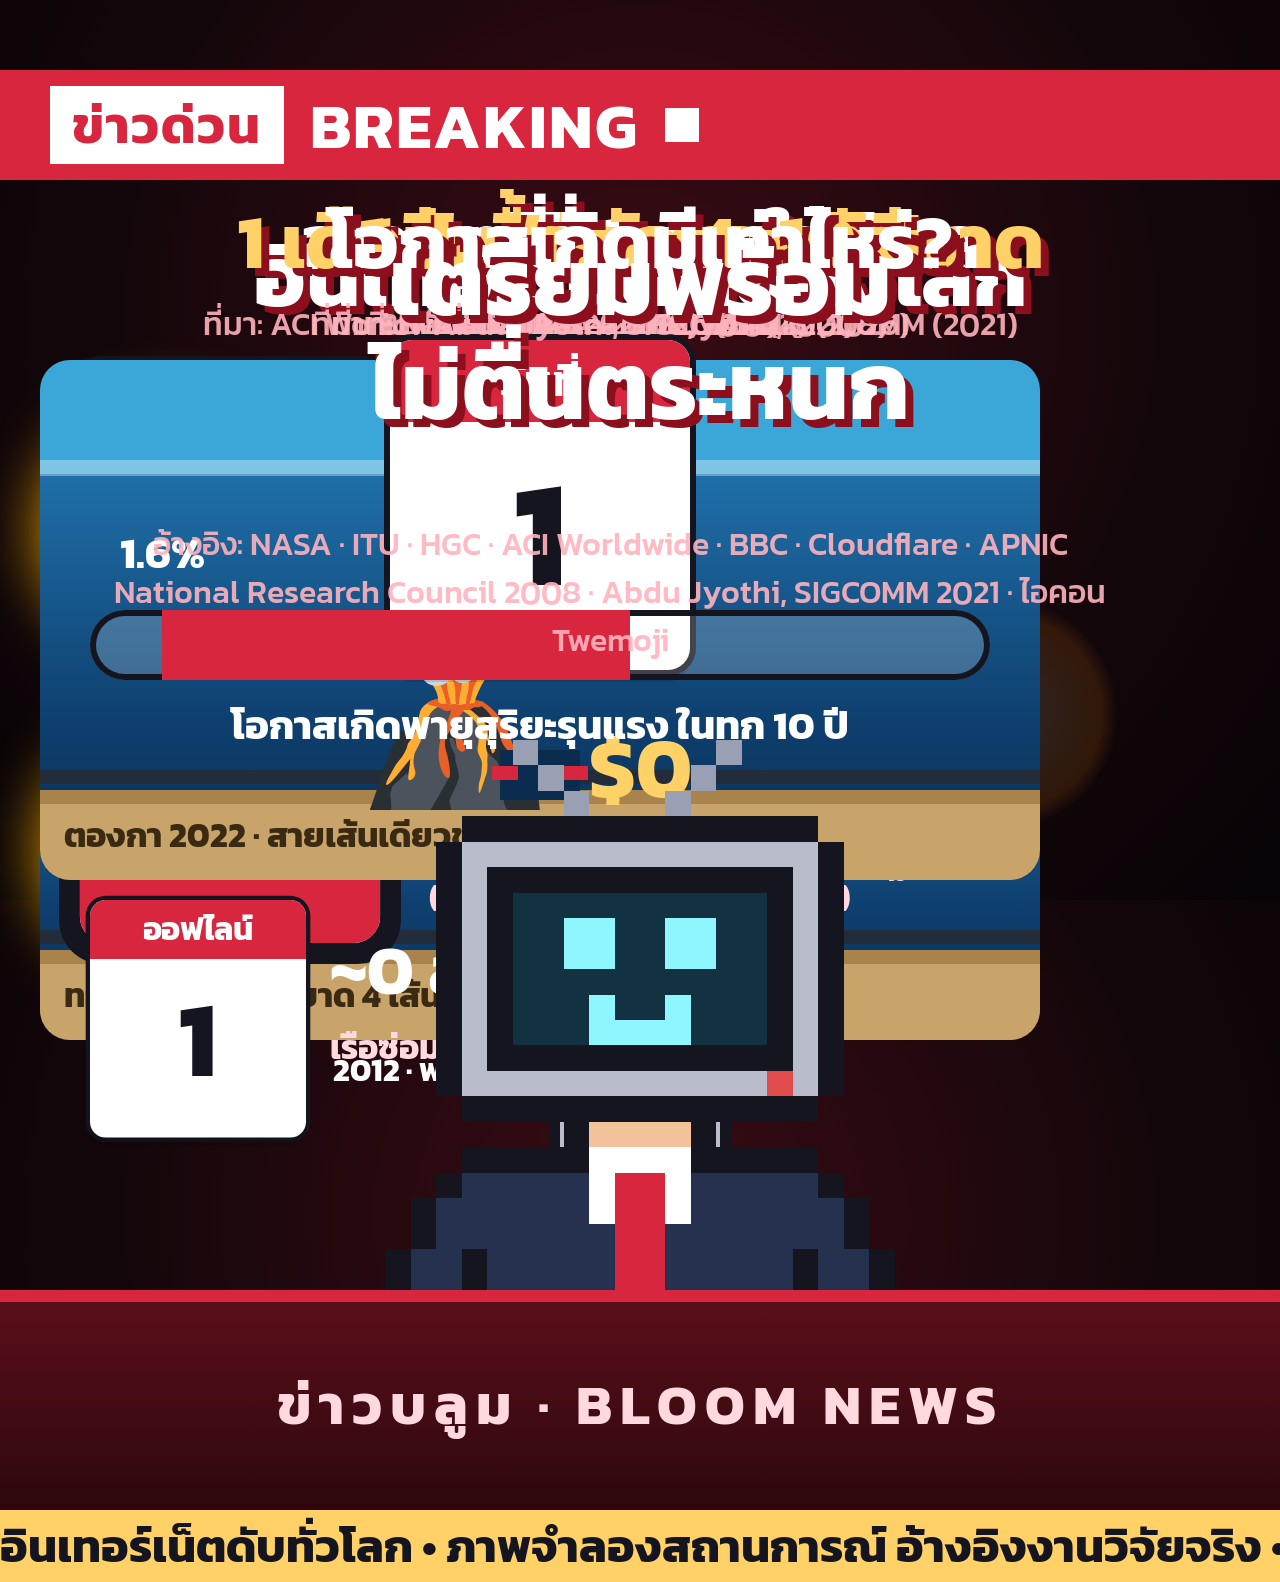
<file: scripts/no-internet-news/scenes.html>
<!doctype html>
<html lang="th">
<head>
<meta charset="utf-8">
<style>
  /* Kanit ships with the project (fonts/, OFL). */
  @font-face { font-family: "Kanit"; font-weight: 500; src: url(fonts/Kanit-Medium.ttf); }
  @font-face { font-family: "Kanit"; font-weight: 700; src: url(fonts/Kanit-Bold.ttf); }

  :root { --ink: #15151f; --red: #d7263d; --red2: #8c0f1e; --paper: #fff5f0; --gold: #ffd166; }
  html, body { margin: 0; width: 100%; height: 100%; overflow: hidden; color: #fff;
               font-family: "Kanit", sans-serif; font-weight: 700;
               background: radial-gradient(circle at 50% 35%, #3a0b14 0, #14070b 60%, #070306 100%); }
  section { position: absolute; inset: 0; }
  svg { display: block; shape-rendering: crispEdges; overflow: visible; }

  /* the studio: a breaking-news bar, the desk, a ticker */
  .bar { position: absolute; top: 70px; left: 0; right: 0; height: 110px; background: var(--red);
         display: flex; align-items: center; gap: 26px; padding-left: 50px; font-size: 64px; letter-spacing: 2px; }
  .bar b { background: #fff; color: var(--red); padding: 0 22px; font-size: 52px; }
  .live { width: 34px; height: 34px; background: #fff; animation: live 1s steps(1) infinite; }
  .desk { position: absolute; left: 0; right: 0; top: 1290px; height: 220px; background: linear-gradient(#5a0f1a, #2a070c);
          border-top: 12px solid var(--red); z-index: 2; }
  .desk span { position: absolute; left: 0; right: 0; top: 60px; text-align: center; font-size: 56px; color: #ffd9de; letter-spacing: 8px; }
  .ticker { position: absolute; left: 0; right: 0; top: 1510px; height: 72px; background: var(--gold); color: var(--ink);
            overflow: hidden; font-size: 46px; line-height: 72px; white-space: nowrap; z-index: 2; }
  /* the text twice, moved by exactly one copy per loop: the end of a loop is the same frame as its start */
  .ticker i { position: absolute; left: 0; font-style: normal; animation: tick 16s linear infinite; }
  .ticker i span { padding-right: 60px; }

  .headline { position: absolute; top: 230px; left: 30px; right: 30px; text-align: center; font-size: 96px; line-height: 1.08;
              text-shadow: 8px 8px 0 var(--red2); }
  .sub { position: absolute; top: 500px; left: 60px; right: 60px; text-align: center; font-size: 56px; font-weight: 500;
         color: var(--gold); animation: drop .5s steps(4) both; }
  .src { position: absolute; top: 640px; left: 60px; right: 60px; text-align: center; font-size: 32px; font-weight: 500;
         color: #ffb3bd; opacity: .9; }
  .list { position: absolute; top: 420px; left: 120px; right: 60px; font-size: 58px; line-height: 1.5; }
  .list div { animation: drop .45s steps(4) both; }
  .list b { display: inline-block; width: 70px; height: 70px; margin-right: 24px; background: var(--red); text-align: center;
            line-height: 70px; vertical-align: middle; }

  .stage { position: absolute; left: 50%; width: 560px; margin-left: -280px; top: 740px; transform-origin: 50% 100%;
           animation: pop .5s steps(5) both; }
  .bob { animation: bob 1.2s steps(1) infinite; }
  .shut { animation: blink 3.6s steps(1) infinite 1.3s; opacity: 0; }
  .talk { animation: talk .3s steps(1) infinite; }
  .noiseA { animation: wag .16s steps(1) infinite; }
  .noiseB { animation: wag2 .16s steps(1) infinite; }

  #caption { position: absolute; z-index: 3; left: 60px; right: 60px; bottom: 150px; padding: 26px 34px; background: #fff; color: var(--ink);
             border-left: 22px solid var(--red); text-align: center; font-size: 56px; line-height: 1.4; font-weight: 500; }
  #caption:empty { display: none }

  @keyframes pop   { from { transform: scale(0) } }
  @keyframes drop  { from { opacity: 0; transform: translateY(-60px) } }
  @keyframes bob   { 50% { transform: translateY(-1px) } }
  @keyframes blink { 0% { opacity: 0 } 94% { opacity: 1 } }
  @keyframes talk  { 0% { opacity: 1 } 50% { opacity: 0 } }
  @keyframes wag   { 0% { opacity: 1 } 50% { opacity: 0 } }
  @keyframes wag2  { 0% { opacity: 0 } 50% { opacity: 1 } }
  @keyframes live  { 50% { opacity: .2 } }
  @keyframes tick  { to { transform: translateX(-50%) } }

  /* ---- Bloom impact kit: paste into the page's <style>, after the .stage rule so it wins. ----
     Every move LANDS at --at: seconds from the scene start (default .6s), set inline: style="--at: 1.2s".
     It may use the scene's length: style="--at: calc(var(--scene-dur) - 1.4s)".
     Pair each landing with its sound on the same element: data-sfx="hit@end" (slam, stamp),
     "zip@.18 thud@.86" (jump), "riser sparkle@end" (charge). Only the element's FIRST animation
     times its sounds, which is why each move lists its landing animation first.
     Seek-safe: no timers, no randomness; the renderer sets every frame's time. */

  /* slam: falls in stretched, squashes flat on contact, springs back. On the character's .stage. */
  .slam { animation: slam-fall .38s cubic-bezier(.55, 0, 1, .45) calc(var(--at, .6s) - .38s) both,
                     squash-settle .55s linear var(--at, .6s) forwards; transform-origin: 50% 100%; }
  @keyframes slam-fall { from { transform: translateY(-1500px) scale(.82, 1.3) } to { transform: translateY(0) scale(1.28, .7) } }
  @keyframes squash-settle {
    0%   { transform: scale(1.28, .7);  animation-timing-function: cubic-bezier(.2, .8, .4, 1) }
    30%  { transform: scale(.88, 1.14); animation-timing-function: ease-in-out }
    55%  { transform: scale(1.06, .95); animation-timing-function: ease-in-out }
    78%  { transform: scale(.98, 1.02) }
    100% { transform: none }
  }

  /* jump: crouch (anticipation), stretch on take-off, hang, stretch on the fall, squash on landing.
     Lands at --at; takes off .3s into the move. Sound: data-sfx="zip@.18 thud@.86" with --at = start + .86s. */
  .jump { animation: jump 1s linear calc(var(--at, 1s) - .86s) both; transform-origin: 50% 100%; }
  @keyframes jump {
    0%   { transform: none;                                 animation-timing-function: ease-out }
    18%  { transform: scale(1.2, .8);                       animation-timing-function: cubic-bezier(.3, 0, .2, 1) }
    30%  { transform: translateY(-200px) scale(.84, 1.22);  animation-timing-function: cubic-bezier(.2, .6, .4, 1) }
    52%  { transform: translateY(-330px) scale(1, 1);       animation-timing-function: cubic-bezier(.6, 0, .9, .5) }
    86%  { transform: translateY(0) scale(.88, 1.16);       animation-timing-function: ease-out }
    92%  { transform: scale(1.22, .78);                     animation-timing-function: ease-in-out }
    100% { transform: none }
  }

  /* charge: shivers and gathers for --len (default .8s), then releases big at --at.
     Sound: data-sfx="riser sparkle@end" (the riser spans the charge and stops on the release). */
  .charge { animation: charge var(--len, .8s) linear calc(var(--at, .9s) - var(--len, .8s)) both,
                       release .45s ease-out var(--at, .9s) forwards; transform-origin: 50% 100%; }
  @keyframes charge {
    0%   { transform: none }
    25%  { transform: translateX(-4px) scale(.97, 1.03) }
    50%  { transform: translateX(5px) scale(.95, 1.05) }
    75%  { transform: translateX(-6px) scale(.93, 1.07) }
    100% { transform: translateX(0) scale(.92, 1.08) }
  }
  @keyframes release { 0% { transform: scale(1.16, .88) } 35% { transform: scale(.95, 1.05) } 65% { transform: scale(1.03, .98) } 100% { transform: none } }

  /* stamp: a headline comes down big and lands at --at with a small overshoot. Sound: data-sfx="hit@end" or "pop@end". */
  .stamp { animation: stamp-in .28s cubic-bezier(.6, 0, 1, .6) calc(var(--at, .6s) - .28s) both,
                      stamp-settle .4s ease-out var(--at, .6s) forwards; }
  /* it starts only a little bigger than it lands and doesn't travel, so a full-width headline never leaves the frame
     or rides up into the band above it (bloom-visual-audit) */
  @keyframes stamp-in { from { opacity: 0; transform: scale(1.12) rotate(-1.5deg) } to { opacity: 1; transform: scale(.94) rotate(0) } }
  @keyframes stamp-settle { 0% { transform: scale(.94) } 45% { transform: scale(1.03) } 100% { transform: none } }

  /* shake: the camera takes the hit, decaying in under half a second. On the <section> (captions sit outside it and stay still). */
  .shake { animation: shake .42s linear var(--at, .6s) both; }
  @keyframes shake {
    0% { transform: none } 8% { transform: translate(-26px, 16px) } 20% { transform: translate(22px, -18px) }
    34% { transform: translate(-16px, 10px) } 48% { transform: translate(12px, -8px) } 64% { transform: translate(-6px, 5px) }
    80% { transform: translate(3px, -2px) } 100% { transform: none }
  }

  /* flash: two or three white frames on the hit. <i class="flash" style="--at: 1s"></i>, last in the section. */
  .flash { position: absolute; inset: 0; background: #fff; opacity: 0; pointer-events: none;
           animation: flash .2s steps(3) var(--at, .6s) forwards; }
  @keyframes flash { from { opacity: .6 } to { opacity: 0 } }

  /* burst: pixel debris flying out of the impact point. <div class="burst" style="--at: 1s; --x: 540px; --y: 1500px; --c: #ff8fab"
     data-n="10" data-r="260"></div>; the page script fills it (see fillBursts in the template). */
  .burst { position: absolute; left: var(--x, 50%); top: var(--y, 50%); width: 0; height: 0; }
  .burst i { position: absolute; left: -16px; top: -16px; width: 32px; height: 32px; background: var(--c, #fff); opacity: 0;
             animation: burst .6s cubic-bezier(.15, .8, .3, 1) var(--at, .6s) forwards; }
  @keyframes burst { 0% { opacity: 1; translate: 0 0; scale: 1 } 60% { opacity: 1 } 100% { opacity: 0; translate: var(--dx) var(--dy); scale: .4 } }

  /* The mouth follows the voice: Bloom sets html[data-mouth] on every frame (0 shut, 1 half, 2 open).
     Without it (peek.py, a plain browser) .talk keeps looping. Draw a .talk-half layer for the in-between. */
  html[data-mouth] .talk { animation: none; opacity: 0 }
  .talk-half { opacity: 0 }
  html[data-mouth="2"] .talk, html[data-mouth="1"] .talk-half { opacity: 1 }

  /* Breathing with the words: the sprite swells a few percent on loud syllables (--voice, 0..1). */
  .voice-pulse { transform-origin: 50% 100%; transform: scale(calc(1 + var(--voice, 0) * .03), calc(1 + var(--voice, 0) * .05)); }

  /* Faces: data-face="wow joy" on the .stage lets those face layers show, each in its own window:
     --wow-at / --wow-end, --joy-at / --joy-end (seconds from the scene start; default the whole scene).
     Draw each face as overlay layers with class "face face-joy" etc., painted after the eyes and mouth. */
  .face { display: none }
  [data-face~="joy"] .face-joy, [data-face~="wow"] .face-wow, [data-face~="sad"] .face-sad { display: inline; opacity: 0 }
  [data-face~="joy"] .face-joy { animation: face-on 1ms linear var(--joy-at, 0s) forwards, face-off 1ms linear var(--joy-end, 999s) forwards }
  [data-face~="wow"] .face-wow { animation: face-on 1ms linear var(--wow-at, 0s) forwards, face-off 1ms linear var(--wow-end, 999s) forwards }
  [data-face~="sad"] .face-sad { animation: face-on 1ms linear var(--sad-at, 0s) forwards, face-off 1ms linear var(--sad-end, 999s) forwards }
  @keyframes face-on { to { opacity: 1 } }
  @keyframes face-off { from, to { opacity: 0 } }

  /* ---- Bloom scenario props: the story acted out, not just said. Paste into the page's <style>
     (after the impact kit), and props.js into its <script>. Each prop shows one event happening:
     a BEFORE state, the TRIGGER, and the RESULT, landing at --at (seconds from the scene start).
     Colours follow the page: set --p-ink, --p-paper, --p-screen, --p-bad, --p-good, --p-accent on :root.
     Every prop is placed by its own inline left/top/width (it scales with --s, default 1).
     Seek-safe: CSS keyframes and window.bloomSeek only. ---- */

  :root { --p-ink: #1d1b2b; --p-paper: #ffffff; --p-screen: #f4f7ff; --p-bad: #e8435a; --p-good: #2dbb78; --p-accent: #3b7dd8; }
  .prop { position: absolute; transform-origin: 50% 50%; }
  .prop .lbl { position: absolute; left: 0; right: 0; text-align: center; font-size: 40px; line-height: 1.25; color: var(--p-ink); }
  @keyframes p-show { from, to { opacity: 1 } }
  @keyframes p-hide { from, to { opacity: 0 } }
  @keyframes p-in   { from { opacity: 0; transform: scale(.4) } 70% { opacity: 1; transform: scale(1.08) } to { opacity: 1; transform: none } }
  @keyframes p-nope { 0%, 100% { transform: none } 20% { transform: translateX(-18px) rotate(-2deg) } 40% { transform: translateX(16px) rotate(2deg) }
                      60% { transform: translateX(-10px) } 80% { transform: translateX(6px) } }
  @keyframes p-spin { to { transform: rotate(360deg) } }

  /* phone paying by QR: the scan line sweeps, a spinner turns, then the result (data-ok for success) */
  .qr { width: 360px; height: 640px; }
  .qr .body { position: absolute; inset: 0; background: var(--p-ink); border-radius: 46px; padding: 22px;
              animation: p-nope .45s linear var(--at, 2s) both; }
  .qr .screen { position: relative; height: 100%; background: var(--p-screen); border-radius: 28px; overflow: hidden; }
  .qr .head { position: absolute; top: 30px; left: 0; right: 0; text-align: center; font-size: 40px; color: var(--p-ink); }
  .qr .code { position: absolute; left: 50%; top: 120px; width: 230px; height: 230px; margin-left: -115px; display: grid;
              grid-template-columns: repeat(21, 1fr); background: #fff; padding: 10px; box-shadow: 0 0 0 4px var(--p-ink); }
  .qr .code i { background: var(--p-ink); }
  .qr .code i.o { background: transparent; }
  .qr .scan { position: absolute; left: 50%; width: 270px; margin-left: -135px; top: 110px; height: 8px; background: var(--p-good);
              box-shadow: 0 0 18px var(--p-good); opacity: 0;
              animation: p-show 1ms linear var(--t0, .4s) forwards, qr-scan .8s ease-in-out var(--t0, .4s) infinite alternate,
                         p-hide 1ms linear calc(var(--at, 2s) - .8s) forwards; }
  @keyframes qr-scan { from { transform: translateY(0) } to { transform: translateY(250px) } }
  .qr .amt { position: absolute; top: 400px; left: 0; right: 0; text-align: center; font-size: 56px; color: var(--p-ink); }
  .qr .head, .qr .code, .qr .amt { animation: p-hide 1ms linear var(--at, 2s) forwards; }  /* the result replaces the screen */
  .qr .spin { position: absolute; left: 50%; top: 480px; width: 70px; height: 70px; margin-left: -35px; border-radius: 50%;
              border: 10px solid #0002; border-top-color: var(--p-accent); opacity: 0;
              animation: p-show 1ms linear calc(var(--at, 2s) - .8s) forwards, p-spin .5s steps(8) infinite,
                         p-hide 1ms linear var(--at, 2s) forwards; }
  .qr .res { position: absolute; inset: 0; background: var(--p-bad); color: #fff; display: flex; flex-direction: column;
             align-items: center; justify-content: center; text-align: center; opacity: 0;
             animation: p-in .35s ease-out var(--at, 2s) both; }
  .qr[data-ok] .res { background: var(--p-good); }
  .qr[data-ok] .body { animation: none; }
  .qr .res b { font-size: 150px; line-height: 1.15; margin-bottom: 12px; }
  .qr .res span { font-size: 46px; line-height: 1.3; padding: 0 20px; }
  .qr .res small { font-size: 36px; line-height: 1.3; opacity: .9; margin-top: 18px; padding: 0 24px; }

  /* card terminal: the card goes in, "connecting…", then DECLINED */
  .pos { width: 380px; height: 560px; }
  .pos .card { position: absolute; left: 70px; top: -40px; width: 240px; height: 150px; border-radius: 18px;
               background: linear-gradient(135deg, var(--p-accent), #7a5cff); box-shadow: inset 0 -30px 0 #0003;
               animation: pos-card .5s ease-out var(--t0, .4s) both; }
  @keyframes pos-card { from { transform: translateY(-260px); opacity: 0 } to { transform: none; opacity: 1 } }
  .pos .body { position: absolute; left: 0; right: 0; top: 70px; bottom: 0; background: var(--p-ink); border-radius: 36px; padding: 28px;
               animation: p-nope .45s linear var(--at, 2s) both; }
  .pos .screen { position: relative; height: 230px; background: #c9f2dc; border-radius: 12px; font-size: 40px; color: #13331f;
                 display: flex; align-items: center; justify-content: center; text-align: center; padding: 0 14px; }
  .pos .screen .wait { animation: pos-blink .5s steps(1) infinite, p-hide 1ms linear var(--at, 2s) forwards; }  /* the hide last, so it wins */
  @keyframes pos-blink { 50% { opacity: .3 } }
  .pos .screen .no { position: absolute; inset: 0; background: var(--p-bad); color: #fff; border-radius: 12px; display: flex;
                     flex-direction: column; align-items: center; justify-content: center; opacity: 0; animation: p-in .3s ease-out var(--at, 2s) both; }
  .pos .screen .no b { font-size: 56px; line-height: 1.2; margin-bottom: 6px; }
  .pos .screen .no span { font-size: 40px; }
  .pos .keys { display: grid; grid-template-columns: repeat(3, 1fr); gap: 16px; margin-top: 26px; }
  .pos .keys i { height: 46px; background: #ffffff22; border-radius: 10px; }

  /* chat: a message that never leaves — clock, then red "!" */
  .chat { width: 820px; height: 420px; }
  .chat .msg { position: absolute; right: 0; max-width: 640px; padding: 22px 30px; border-radius: 34px 34px 8px 34px; font-size: 44px;
               background: var(--p-accent); color: #fff; opacity: 0; }
  .chat .msg i { font-style: normal; font-size: 30px; opacity: .85; margin-left: 16px; }
  .chat .m1 { top: 0; animation: p-in .3s ease-out var(--t0, .4s) both; }
  .chat .m2 { top: 150px; animation: p-in .3s ease-out calc(var(--t0, .4s) + .7s) both; }
  .chat .m2.fail { background: #9aa3b5; animation: p-in .3s ease-out calc(var(--t0, .4s) + .7s) both, chat-fail 1ms linear var(--at, 2s) forwards; }
  @keyframes chat-fail { to { background: var(--p-bad) } }
  .chat .clock { animation: p-hide 1ms linear var(--at, 2s) forwards; }
  .chat .bang { position: absolute; left: -100px; top: 50%; width: 70px; height: 70px; margin-top: -35px; border-radius: 50%;
                background: var(--p-bad); color: #fff; font-size: 52px; line-height: 70px; text-align: center; opacity: 0;
                animation: p-in .3s ease-out var(--at, 2s) both; }
  .chat .note { position: absolute; right: 0; top: 290px; font-size: 36px; color: var(--p-bad); opacity: 0;
                animation: p-in .3s ease-out calc(var(--at, 2s) + .15s) both; }

  /* the sea floor: a cable with light running in it; at --at it breaks (data-ship: the repair ship sails in) */
  .sea { width: 1000px; height: 520px; overflow: hidden; border-radius: 30px;
         background: linear-gradient(#3aa7d8 0 22%, #1f6fa8 22%, #0e3f6e 70%, #0a2c4f); }
  .sea .wave { position: absolute; left: -40px; right: -40px; top: 100px; height: 16px; background: #ffffff55; border-radius: 8px; }
  .sea .floor { position: absolute; left: 0; right: 0; bottom: 0; height: 90px; background: #c9a46a; box-shadow: inset 0 14px 0 #a8834c; }
  .sea .wire { position: absolute; left: -20px; right: -20px; bottom: 96px; height: 14px; background: #222c3a; }
  .sea .wire::after { content: ""; position: absolute; top: 3px; width: 120px; height: 8px; background: #7ff6ff; box-shadow: 0 0 20px #7ff6ff;
                      animation: sea-run 1.1s linear infinite, p-hide 1ms linear var(--at, 2s) forwards; }
  @keyframes sea-run { from { left: -140px } to { left: 1040px } }
  .sea .cut { position: absolute; left: 460px; bottom: 80px; width: 80px; height: 50px; background: #0a2c4f; opacity: 0;
              animation: p-show 1ms linear var(--at, 2s) forwards; }
  .sea .cut::before, .sea .cut::after { content: ""; position: absolute; top: 16px; width: 26px; height: 14px; background: var(--p-bad); }
  .sea .cut::before { left: -8px } .sea .cut::after { right: -8px }
  .sea .ship { position: absolute; top: 34px; left: 1040px; width: 230px; height: 90px;
               animation: sea-ship var(--ship-len, 2s) ease-out var(--ship-at, 3s) both; }
  .sea .ship::before { content: ""; position: absolute; left: 0; right: 0; bottom: 0; height: 48px; background: #f0f0f0;
                       clip-path: polygon(0 0, 100% 0, 88% 100%, 8% 100%); box-shadow: inset 0 -14px 0 var(--p-bad); }
  .sea .ship::after { content: ""; position: absolute; left: 70px; bottom: 46px; width: 90px; height: 44px; background: #fff;
                      box-shadow: inset 0 -10px 0 #d9d9d9; }
  @keyframes sea-ship { from { left: 1040px } to { left: 385px } }
  .sea .sea-tag { position: absolute; left: 24px; bottom: 20px; right: 24px; font-size: 34px; letter-spacing: 0; color: #3a2a12; }  /* on the sea floor: the ship sails on the surface */

  /* sun and Earth: a blast leaves the sun and hits Earth at --at (data-miss: it crosses Earth's orbit behind it) */
  .sun { width: 1000px; height: 460px; }
  .sun .star { position: absolute; left: -120px; top: 50%; width: 300px; height: 300px; margin-top: -150px; border-radius: 50%;
               background: radial-gradient(#fff6a8, #ffb300 55%, #ff6a00); box-shadow: 0 0 80px #ffb300; }
  .sun .blast { position: absolute; left: 120px; top: 50%; width: 120px; height: 120px; margin-top: -60px; border-radius: 50%;
                background: radial-gradient(#fff9, #ff8a00aa 60%, transparent 70%); opacity: 0;
                animation: sun-fly calc(var(--at, 2s) - var(--t0, .4s)) cubic-bezier(.4, 0, .9, .6) var(--t0, .4s) both; }
  @keyframes sun-fly { from { opacity: 1; transform: translateX(0) scale(.6) } to { opacity: 1; transform: translateX(640px) scale(2.2) } }
  .sun[data-miss] .blast { animation-name: sun-miss; }
  @keyframes sun-miss { from { opacity: 1; transform: translate(0, 0) scale(.6) } to { opacity: .2; transform: translate(900px, -170px) scale(2.4) } }
  .sun .earth { position: absolute; right: 60px; top: 50%; width: 170px; height: 170px; margin-top: -85px; border-radius: 50%;
                background: radial-gradient(circle at 35% 35%, #7fd3ff, #2a7bd8 60%, #1b4f9a); }
  .sun .earth::after { content: ""; position: absolute; inset: -26px; border-radius: 50%; border: 12px solid #6dffb0; opacity: 0;
                       animation: p-in .4s ease-out var(--at, 2s) both, sun-glow .5s steps(2) calc(var(--at, 2s) + .4s) infinite; }
  .sun[data-miss] .earth::after { animation: none; }
  @keyframes sun-glow { 50% { border-color: #ff6dd4 } }
  .sun .lbl { bottom: -70px; }

  /* a tear-off calendar counting days (props.js counts; data-from, data-to, data-t0, data-at in seconds) */
  .cal { width: 300px; height: 330px; }
  .cal .pad { position: absolute; inset: 0; background: #fff; border-radius: 22px; box-shadow: 0 12px 0 #0002, 0 0 0 6px var(--p-ink); overflow: hidden; }
  .cal .top { height: 82px; background: var(--p-bad); color: #fff; font-size: 44px; line-height: 82px; text-align: center; white-space: nowrap; overflow: hidden; }
  .cal .num { font-size: 150px; line-height: 220px; text-align: center; color: var(--p-ink); }

  /* a number counting up (props.js; data-to, data-from, data-dec, data-pre, data-suf, data-t0, data-at) */
  .count { font-size: 120px; line-height: 1.15; white-space: nowrap; color: var(--p-ink); }
  .count .v { display: block; }
  .count small { display: block; font-size: 38px; line-height: 1.3; margin: 14px auto 0; }

  /* a place that goes offline: an island, its signal, then a cross */
  .offline { width: 520px; height: 420px; }
  .offline .land { position: absolute; left: 90px; bottom: 40px; width: 340px; height: 130px; background: #5cbf6a; border-radius: 50% 50% 40% 40%;
                   box-shadow: 0 18px 0 #e8d29a; }
  .offline .wifi { position: absolute; left: 50%; top: 0; width: 180px; height: 180px; margin-left: -90px; }
  .offline .wifi i { position: absolute; left: 50%; bottom: 0; border: 16px solid var(--p-good); border-color: var(--p-good) transparent transparent;
                     border-radius: 50%; transform: translateX(-50%); animation: off-dim 1ms linear var(--at, 2s) forwards; }
  .offline .wifi i:nth-child(1) { width: 180px; height: 180px; bottom: -90px }
  .offline .wifi i:nth-child(2) { width: 110px; height: 110px; bottom: -55px }
  .offline .wifi i:nth-child(3) { width: 40px; height: 40px; bottom: -20px }
  @keyframes off-dim { to { border-top-color: #9aa3b5 } }
  .offline .x { position: absolute; left: 50%; top: 20px; margin-left: -80px; width: 160px; height: 160px; color: var(--p-bad);
                font-size: 200px; line-height: 160px; text-align: center; opacity: 0; animation: p-in .35s ease-out var(--at, 2s) both; }
  .offline .lbl { bottom: -60px; }

  /* a range on a bar: the band fills between data-lo and data-hi of data-max at --at */
  .odds { width: 900px; height: 240px; }
  .odds .track { position: absolute; left: 0; right: 0; top: 90px; height: 70px; background: #ffffff33; border-radius: 35px;
                 box-shadow: inset 0 0 0 6px var(--p-ink); overflow: hidden; }
  .odds .band { position: absolute; top: 0; bottom: 0; background: var(--p-bad); transform-origin: 0 50%;
                animation: odds-fill .9s cubic-bezier(.2, .8, .3, 1) var(--at, 2s) both; }
  @keyframes odds-fill { from { transform: scaleX(0) } }
  .odds .tick { position: absolute; top: 0; font-size: 44px; transform: translateX(-50%); color: var(--p-ink); }
  .odds .lbl { top: 180px; }

  /* icons as files (bloom-visual/scripts/icons.py): <img class="icon" src="icons/x.svg" style="left:..; top:..; width:..; --at: 2s"> */
  .icon { position: absolute; opacity: 0; animation: p-in .35s cubic-bezier(.2, .8, .3, 1) var(--at, 0s) both; }
  .qr .head img { height: 46px; vertical-align: -10px; margin-right: 10px; }
  .offline .globe { position: absolute; left: 160px; bottom: 0; width: 200px; }  /* below the signal, not under it */
  .offline[data-icon] .land { display: none; }
  .sun .hiticon { position: absolute; right: 70px; top: 50%; width: 150px; margin-top: -170px; opacity: 0;
                  animation: p-in .35s ease-out calc(var(--at, 2s) + .1s) both; }
  .sea .volc { position: absolute; left: 330px; bottom: 70px; width: 170px; opacity: 0;
               animation: p-in .4s ease-out calc(var(--at, 2s) - .9s) both, sea-erupt .12s steps(2) calc(var(--at, 2s) - .5s) 6; }
  @keyframes sea-erupt { 50% { translate: 6px -4px } }

  /* news layout with props: a headline band, the prop as the picture, the anchor small below it */
  .headline.small { top: 200px; font-size: 76px; }
  .src { top: 300px; }
  .stage.small { width: 250px; margin-left: -125px; top: 1050px; }
  :root { --p-ink: #15151f; --p-screen: #f4f7ff; --p-bad: #d7263d; --p-good: #2dbb78; --p-accent: #3b7dd8; }
  .prop .lbl, .odds .tick { color: #fff; }
  .prop.count small { color: #ffd9de; font-size: 34px; white-space: normal; }
  .src { right: 120px; }
  .prop.count small { max-width: 500px; }

</style>
</head>
<body>
  <!-- data-audit: the broadcast bar is a frame (nothing to read in it); the ticker runs off both edges on purpose -->
  <div class="bar" data-audit="safe"><b>ข่าวด่วน</b>BREAKING<div class="live"></div></div>
  <div class="desk"><span>ข่าวบลูม · BLOOM NEWS</span></div>
  <div class="ticker" data-audit="frame spill safe"><i><span>อินเทอร์เน็ตดับทั่วโลก • ภาพจำลองสถานการณ์ อ้างอิงงานวิจัยจริง • ข้อมูลระหว่างประเทศกว่า 99% วิ่งผ่านสายเคเบิลใต้ทะเล • โอกาสเกิดพายุสุริยะรุนแรง 1.6–12% ในทุก 10 ปี •</span><span>อินเทอร์เน็ตดับทั่วโลก • ภาพจำลองสถานการณ์ อ้างอิงงานวิจัยจริง • ข้อมูลระหว่างประเทศกว่า 99% วิ่งผ่านสายเคเบิลใต้ทะเล • โอกาสเกิดพายุสุริยะรุนแรง 1.6–12% ในทุก 10 ปี •</span></i></div>

  <!-- Every beat is acted out by a prop (bloom-story/assets/props.*), landing on the words that say it
       (times from when.py on this voice). The anchor reacts: static on the screen face when the world goes dark. -->
  <section data-scene="hook" class="shake" style="--at: .3s">
    <div class="headline stamp" style="--at: .3s; font-size: 86px" data-sfx="hit@end">อินเทอร์เน็ตดับทั้งโลก</div>
    <div class="prop offline" style="left: 280px; top: 330px; scale: .75; --at: 3.4s" data-icon="icons/globe.svg" data-label="ทั้งโลก"></div>
    <div class="stage" data-face="wow" style="--wow-at: 3.4s; --wow-end: 4.6s"><svg class="voice-pulse" data-sprite="anchor" data-character="anchor"></svg></div>
    <i class="flash" style="--at: 3.4s"></i>
  </section>

  <section data-scene="sun">
    <div class="headline small stamp" style="--at: .3s" data-sfx="pop@end">สาเหตุที่ 1: พายุสุริยะ</div>
    <div class="src">ที่มา: NASA (2008, 2014)</div>
    <div class="prop sun" style="left: 40px; top: 300px; scale: .8; --t0: 4.6s; --at: 7.6s" data-icon="icons/fire.svg" data-label="1859 · สายโทรเลขเกิดประกายไฟ"></div>
    <div class="burst" style="--at: 7.6s; --x: 860px; --y: 530px; --c: var(--gold)" data-n="12" data-r="220"></div>
    <div class="prop sun" style="left: 40px; top: 620px; scale: .8; --t0: 10.3s; --at: 13.2s; animation: p-in .4s ease-out 8.8s both"
         data-miss data-label="2012 · พลาดโลกไปราว 1 สัปดาห์"></div>
    <div class="stage small" data-face="wow" style="--wow-at: 7.6s; --wow-end: 8.6s"><svg data-sprite="anchor" data-character="anchor"></svg></div>
    <i class="flash" style="--at: 7.6s"></i>
  </section>

  <section data-scene="cable" class="shake" style="--at: 9.6s">
    <div class="headline small stamp" style="--at: .3s" data-sfx="pop@end">สาเหตุที่ 2: สายใต้ทะเล</div>
    <div class="src">ที่มา: ITU (2024) · HGC (2024)</div>
    <div class="prop count" style="left: 60px; right: 60px; top: 350px; text-align: center; color: var(--gold); animation: p-in .3s ease-out 4.6s both"
         data-from="0" data-to="99" data-suf="%" data-t0="4.7" data-at="6.6" data-label="ของข้อมูลระหว่างประเทศ วิ่งในสายใต้ทะเล"></div>
    <div class="prop sea" style="left: 40px; top: 610px; height: 430px; --at: 9.6s" data-tag="ทะเลแดง 2024 · ขาด 4 เส้น"></div>
    <div class="burst" style="--at: 9.6s; --x: 540px; --y: 937px; --c: var(--red)" data-n="12" data-r="240"></div>
    <div class="stage small" data-face="wow" style="--wow-at: 9.6s; --wow-end: 10.6s"><svg data-sprite="anchor" data-character="anchor"></svg></div>
  </section>

  <section data-scene="day">
    <div class="headline small stamp" style="--at: .3s; color: var(--gold)" data-sfx="hit@end">1 วัน: เงินหยุดเดิน</div>
    <div class="src">ที่มา: ACI Worldwide (2024) · Abdu Jyothi, SIGCOMM (2021)</div>
    <div class="prop qr" style="left: 50px; top: 340px; scale: .95; --t0: .8s; --at: 2.3s" data-icon="icons/rice.svg" data-head="ร้านข้าวมันไก่" data-amount="฿ 50.00"
         data-result="ทำรายการไม่สำเร็จ" data-sub="ไม่มีการเชื่อมต่ออินเทอร์เน็ต"></div>
    <div class="prop count" style="left: 450px; top: 400px; font-size: 92px; color: #fff; animation: p-in .3s ease-out 3.6s both"
         data-from="0" data-to="20400" data-suf=" ล้าน" data-t0="3.8" data-at="6.2" data-label="ครั้ง ที่คนไทยโอนเงินทันที ในปี 2023 (อันดับ 3 ของโลก)"></div>
    <div class="prop count" style="left: 450px; top: 720px; font-size: 92px; color: var(--gold); animation: p-in .3s ease-out 8.7s both"
         data-from="0" data-to="7000" data-pre="$" data-suf=" ล้าน" data-t0="9.9" data-at="12.2" data-label="ความเสียหาย ต่อวัน (เฉพาะสหรัฐ)"></div>
    <div class="stage small" data-face="sad" style="--sad-at: 2.3s"><svg data-sprite="anchor" data-character="anchor"></svg></div>
  </section>

  <section data-scene="month">
    <div class="headline small stamp" style="--at: .3s; color: var(--gold)" data-sfx="hit@end">1 เดือน: ประเทศถูกตัดขาด</div>
    <div class="src">ที่มา: BBC, Cloudflare (2022) · APNIC (2026)</div>
    <div class="prop sea" style="left: 40px; top: 360px; --at: 7.0s; --ship-at: 12.8s; --ship-len: 2.4s" data-ship data-icon="icons/volcano.svg" data-tag="ตองกา 2022 · สายเส้นเดียวของประเทศ"></div>
    <div class="burst" style="--at: 7.0s; --x: 540px; --y: 785px; --c: var(--red)" data-n="10" data-r="220"></div>
    <div class="prop cal" style="left: 90px; top: 900px; scale: .72; transform-origin: 0 0; animation: p-in .3s ease-out 8.3s both"
         data-head="ออฟไลน์" data-from="1" data-to="38" data-t0="8.5" data-at="11.8"></div>
    <div class="prop count" style="left: 330px; top: 930px; font-size: 70px; color: #fff; animation: p-in .3s ease-out 12.7s both"
         data-from="0" data-to="60" data-pre="~" data-suf=" ลำ" data-t0="12.8" data-at="14.6" data-label="เรือซ่อมสายเคเบิล ทั้งโลก"></div>
    <div class="stage small" data-face="sad" style="--sad-at: 7s"><svg data-sprite="anchor" data-character="anchor"></svg></div>
  </section>

  <section data-scene="year" class="shake" style="--at: 7.8s">
    <div class="headline small stamp" style="--at: .3s; color: var(--gold)" data-sfx="hit@end">1 ปี: ฟื้นตัว 4–10 ปี</div>
    <div class="src">ที่มา: National Research Council (2008)</div>
    <div class="prop cal" style="left: 390px; top: 340px; --t0: 0" data-head="วันที่" data-from="1" data-to="365" data-t0="0.4" data-at="7.6"></div>
    <div class="prop count" style="left: 0; right: 0; top: 720px; text-align: center; font-size: 84px; color: var(--gold); animation: p-in .3s ease-out 7.7s both"
         data-from="0" data-to="2000000000000" data-pre="$" data-t0="7.8" data-at="10.3" data-label="ความเสียหายปีแรกในสหรัฐ (ประเมิน 1–2 ล้านล้านดอลลาร์)"></div>
    <div class="stage small" data-face="wow sad" style="--wow-at: 7.8s; --wow-end: 10.4s; --sad-at: 10.4s"><svg data-sprite="anchor" data-character="anchor"></svg></div>
  </section>

  <section data-scene="odds">
    <div class="headline small stamp" style="--at: .3s" data-sfx="pop@end">โอกาสเกิดมีเท่าไหร่?</div>
    <div class="src">ที่มา: Abdu Jyothi, SIGCOMM (2021)</div>
    <i class="charge" style="--len: 1.6s; --at: 5.4s" data-sfx="riser"></i>
    <div class="prop odds" style="left: 90px; top: 520px; --at: 5.4s" data-lo="1.6" data-hi="12" data-max="20" data-label="โอกาสเกิดพายุสุริยะรุนแรง ในทุก 10 ปี"></div>
    <div class="stage small" data-face="wow" style="--wow-at: 5.4s; --wow-end: 6.4s"><svg data-sprite="anchor" data-character="anchor"></svg></div>
  </section>

  <section data-scene="end">
    <div class="headline stamp" style="--at: 4.9s" data-sfx="sting@end">เตรียมพร้อม<br>ไม่ตื่นตระหนก</div>
    <div class="src" style="top: 520px">อ้างอิง: NASA · ITU · HGC · ACI Worldwide · BBC · Cloudflare · APNIC<br>National Research Council 2008 · Abdu Jyothi, SIGCOMM 2021 · ไอคอน Twemoji</div>
    <div class="stage"><svg class="voice-pulse" data-sprite="anchor" data-character="anchor"></svg></div>
  </section>


  <div id="caption"></div>

<script>
const C = { K: "#15151f", G: "#b9bccb", g: "#e04b4b", A: "#9aa0b4", S: "#123241", c: "#8ff6ff", n: "#5f8a96",
            B: "#26304f", W: "#ffffff", R: "#d7263d", F: "#f2c29b" };

// a TV-headed news anchor, 22 x 30: the screen is his face
const ANCHOR = [
  "......A.......A.......",
  ".......A.....A........",
  "........A...A.........",
  "....KKKKKKKKKKKKKK....",
  "...KGGGGGGGGGGGGGGK...",
  "...KGKKKKKKKKKKKKGK...",
  "...KGKSSSSSSSSSSKGK...",
  "...KGKSSSSSSSSSSKGK...",
  "...KGKSSSSSSSSSSKGK...",
  "...KGKSSSSSSSSSSKGK...",
  "...KGKSSSSSSSSSSKGK...",
  "...KGKSSSSSSSSSSKGK...",
  "...KGKKKKKKKKKKKKGK...",
  "...KGGGGGGGGGGGGgGK...",
  "....KKKKKKKKKKKKKK....",
  "........KFFFFK........",
  "....KKKKKWWWWKKKKK....",
  "...KBBBBBWRRWBBBBBK...",
  "..KBBBBBBWRRWBBBBBBK..",
  "..KBBBBBBBRRBBBBBBBK..",
  ".KBBKBBBBBRRBBBBBKBBK.",
  ".KBBKBBBBBRRBBBBBKBBK.",
  ".KBBKBBBBBBBBBBBBKBBK.",
  ".KFFKBBBBBBBBBBBBKFFK.",
  "..KK.KBBBBBBBBBBK.KK..",
  ".....KBBBBBBBBBBK.....",
  ".....KBBBBKKBBBBK.....",
  ".....KBBBK..KBBBK.....",
  ".....KKKKK..KKKKK.....",
  "......................",
];
// the face, on the screen (cols 6-15, rows 6-11)
const EYES  = ["cc..cc", "cc..cc"];          // at (8, 7)
const SHUT  = ["SS..SS", "cc..cc"];          // blink, same place
const MOUTH = ["cccc"];                      // at (9, 10)
const TALK  = ["cSSc", "cccc"];              // open, at (9, 10)
const HALF  = ["cSSc"];                      // half open
const SAD_EYES = ["Sc..cS"];                // the outer corners drop, at (8, 7)
const FROWN = ["SccS", "cSSc"];             // over the resting mouth, at (9, 10)
const NOISE_A = ["nSnSSnSnSn", "SnSnnSSnSS", "nSSnSnSnnS", "SnnSSnSSnS", "nSnSnSnSSn", "SnSSnSnnSn"];
const NOISE_B = ["SnSnnSnSnS", "nSnSSnnSnn", "SnnSnSnSSn", "nSSnnSnnSn", "SnSnSnSnnS", "nSnnSnSSnS"];

function px(map, x0 = 0, y0 = 0, cls = "") {
  let out = "";
  map.forEach((row, y) => {
    for (let x = 0; x < row.length;) {
      let n = 1;
      while (row[x + n] === row[x]) n++;
      if (row[x] !== ".") out += `<rect x="${x0 + x}" y="${y0 + y}" width="${n}" height="1" fill="${C[row[x]]}"/>`;
      x += n;
    }
  });
  return `<g class="${cls}">${out}</g>`;
}

const anchor = `<g class="bob">
    ${px(ANCHOR)}
    ${px(EYES, 8, 7)}${px(SHUT, 8, 7, "shut")}
    ${px(SAD_EYES, 8, 7, "face face-sad")}
    ${px(MOUTH, 9, 10)}${px(FROWN, 9, 10, "face face-sad")}
    ${px(HALF, 9, 10, "talk-half")}${px(TALK, 9, 10, "talk")}
    <g class="face face-wow">${px(NOISE_A, 6, 6, "noiseA")}${px(NOISE_B, 6, 6, "noiseB")}</g>
  </g>`;

function fillBursts() {
  document.querySelectorAll(".burst").forEach(b => {
    const n = +b.dataset.n || 10, r = +b.dataset.r || 260;
    b.innerHTML = Array.from({ length: n }, (_, k) => {
      const arc = "up" in b.dataset ? Math.PI : 2 * Math.PI, a0 = "up" in b.dataset ? Math.PI : 0;
      const a = a0 + ((k + 0.5) / n) * arc + (k % 2) * 0.15, d = r * (k % 3 ? 1 : 0.65);
      return `<i style="--dx:${Math.round(Math.cos(a) * d)}px; --dy:${Math.round(Math.sin(a) * d * 0.8)}px"></i>`;
    }).join("");
  });
}

document.fonts.forEach(f => f.load());
const sprites = { anchor: [anchor, "0 0 22 30"] };
document.querySelectorAll("[data-sprite]").forEach(svg => {
  const [body, box] = sprites[svg.dataset.sprite];
  svg.setAttribute("viewBox", box);
  svg.innerHTML = body;
});
fillBursts();
// ---- Bloom scenario props: builds each prop's inside from its data attributes, and drives the
// counting ones (a calendar, a number) through window.bloomSeek, which Bloom calls before every frame.
// No timers, no randomness: the same frame always draws the same thing.
(() => {
  const esc = s => String(s ?? "").replace(/[&<>"]/g, c => ({ "&": "&amp;", "<": "&lt;", ">": "&gt;", '"': "&quot;" }[c]));
  const hash = (s, k) => { let h = 2166136261; for (const c of s + k) h = Math.imul(h ^ c.charCodeAt(0), 16777619); return h >>> 0; };

  function qrCells(seed) {  // a QR-looking 21 x 21 grid: three finder squares, the rest from a fixed hash
    const finder = (x, y) => [[0, 0], [14, 0], [0, 14]].some(([fx, fy]) => {
      const dx = x - fx, dy = y - fy;
      if (dx < 0 || dy < 0 || dx > 6 || dy > 6) return false;
      return dx === 0 || dy === 0 || dx === 6 || dy === 6 || (dx > 1 && dx < 5 && dy > 1 && dy < 5);
    });
    const inFinder = (x, y) => [[0, 0], [14, 0], [0, 14]].some(([fx, fy]) => x >= fx - 1 && x <= fx + 7 && y >= fy - 1 && y <= fy + 7);
    let out = "";
    for (let y = 0; y < 21; y++) for (let x = 0; x < 21; x++) {
      const on = inFinder(x, y) ? finder(x, y) : hash(seed, x * 31 + y) % 100 < 47;
      out += on ? "<i></i>" : '<i class="o"></i>';
    }
    return out;
  }

  const build = {
    qr: el => `<div class="body"><div class="screen">
        <div class="head">${el.dataset.icon ? `<img src="${esc(el.dataset.icon)}">` : ""}${esc(el.dataset.head || "สแกนจ่าย")}</div>
        <div class="code">${qrCells(el.dataset.head || "qr")}</div><div class="scan"></div>
        <div class="amt">${esc(el.dataset.amount || "฿ 50.00")}</div><div class="spin"></div>
        <div class="res" data-sfx="${"ok" in el.dataset ? "chime" : "buzz"}"><b>${"ok" in el.dataset ? "✓" : "✕"}</b>
          <span>${esc(el.dataset.result || ("ok" in el.dataset ? "สำเร็จ" : "ทำรายการไม่สำเร็จ"))}</span>
          <small>${esc(el.dataset.sub || "")}</small></div></div></div>`,
    pos: el => `<div class="card"></div><div class="body"><div class="screen">
        <span class="wait">${esc(el.dataset.wait || "กำลังเชื่อมต่อ…")}</span>
        <div class="no" data-sfx="buzz"><b>${esc(el.dataset.result || "DECLINED")}</b><span>${esc(el.dataset.sub || "ปฏิเสธรายการ")}</span></div></div>
        <div class="keys">${"<i></i>".repeat(9)}</div></div>`,
    chat: el => `<div class="msg m1">${esc(el.dataset.first || "ถึงบ้านยัง?")}<i>✓✓</i></div>
        <div class="msg m2 fail">${esc(el.dataset.second || "โทรกลับด่วน")}<i class="clock">กำลังส่ง…</i><span class="bang" data-sfx="buzz" data-audit="spill">!</span></div>
        <div class="note">${esc(el.dataset.result || "ส่งไม่สำเร็จ")}</div>`,
    sea: el => `<div class="wave"></div><div class="floor"></div><div class="wire"></div>
        ${el.dataset.icon ? `<img class="volc" src="${esc(el.dataset.icon)}">` : ""}
        <div class="cut" data-sfx="hit"></div>${"ship" in el.dataset ? `<div class="ship" data-sfx="whoosh"></div>` : ""}
        <div class="sea-tag">${esc(el.dataset.tag || "")}</div>`,
    sun: el => `<div class="star"></div><div class="blast" data-sfx="${"miss" in el.dataset ? "riser whoosh@end" : "riser hit@end"}"></div><div class="earth"></div>
        ${el.dataset.icon ? `<img class="hiticon" src="${esc(el.dataset.icon)}">` : ""}
        <div class="lbl">${esc(el.dataset.label || "")}</div>`,
    cal: el => `<div class="pad"><div class="top">${esc(el.dataset.head || "วันที่")}</div><div class="num">${esc(el.dataset.from || 1)}</div></div>`,
    count: el => `<span class="v">${esc(el.dataset.pre || "")}${esc(el.dataset.from || 0)}${esc(el.dataset.suf || "")}</span><small>${esc(el.dataset.label || "")}</small>`,
    offline: el => `${el.dataset.icon ? `<img class="globe" src="${esc(el.dataset.icon)}">` : ""}<div class="land"></div><div class="wifi"><i></i><i></i><i></i></div><div class="x" data-sfx="buzz">✕</div>
        <div class="lbl">${esc(el.dataset.label || "")}</div>`,
    odds: el => {
      const max = +el.dataset.max || 20, lo = +el.dataset.lo || 0, hi = +el.dataset.hi || max;
      return `<div class="track"><div class="band" style="left:${lo / max * 100}%; width:${(hi - lo) / max * 100}%" data-sfx="hit"></div></div>
        <div class="tick" style="left:${lo / max * 100}%">${esc(el.dataset.lotext || lo + "%")}</div>
        <div class="tick" style="left:${hi / max * 100}%">${esc(el.dataset.hitext || hi + "%")}</div>
        <div class="lbl">${esc(el.dataset.label || "")}</div>`;
    },
  };

  document.querySelectorAll(".prop").forEach(el => {
    const kind = Object.keys(build).find(k => el.classList.contains(k));
    if (kind) el.innerHTML = build[kind](el);
  });

  // counting props: value at scene time t, eased out, formatted with thousands separators
  const ease = p => 1 - Math.pow(1 - p, 3);
  // a time is seconds from the scene start, "-1.5" for 1.5 s before its end, or "60%" of the scene
  const secs = (v, dur, fallback) => {
    if (v == null || v === "") return fallback;
    if (v.endsWith("%")) return parseFloat(v) / 100 * dur;
    return +v < 0 ? dur + +v : +v;
  };
  const at = (el, t, dur) => {
    const t0 = secs(el.dataset.t0, dur, 0), t1 = secs(el.dataset.at, dur, t0 + 1);
    const from = +el.dataset.from || 0, to = +el.dataset.to || 0;
    return from + (to - from) * ease(Math.min(1, Math.max(0, (t - t0) / (t1 - t0))));
  };
  const fmt = (v, dec) => v.toLocaleString("en-US", { minimumFractionDigits: dec, maximumFractionDigits: dec });
  const before = window.bloomSeek;
  window.bloomSeek = (id, t) => {
    if (before) before(id, t);
    const scene = document.querySelector(`[data-scene="${CSS.escape(id)}"]`);
    if (!scene) return;
    const dur = parseFloat(scene.style.getPropertyValue("--scene-dur")) || 6;
    scene.querySelectorAll(".prop.cal").forEach(el => { el.querySelector(".num").textContent = Math.round(at(el, t, dur)); });
    scene.querySelectorAll(".prop.count").forEach(el => {
      el.querySelector(".v").textContent = (el.dataset.pre || "") + fmt(at(el, t, dur), +el.dataset.dec || 0) + (el.dataset.suf || "");
    });
  };
})();

</script>
</body>
</html>
</file>
